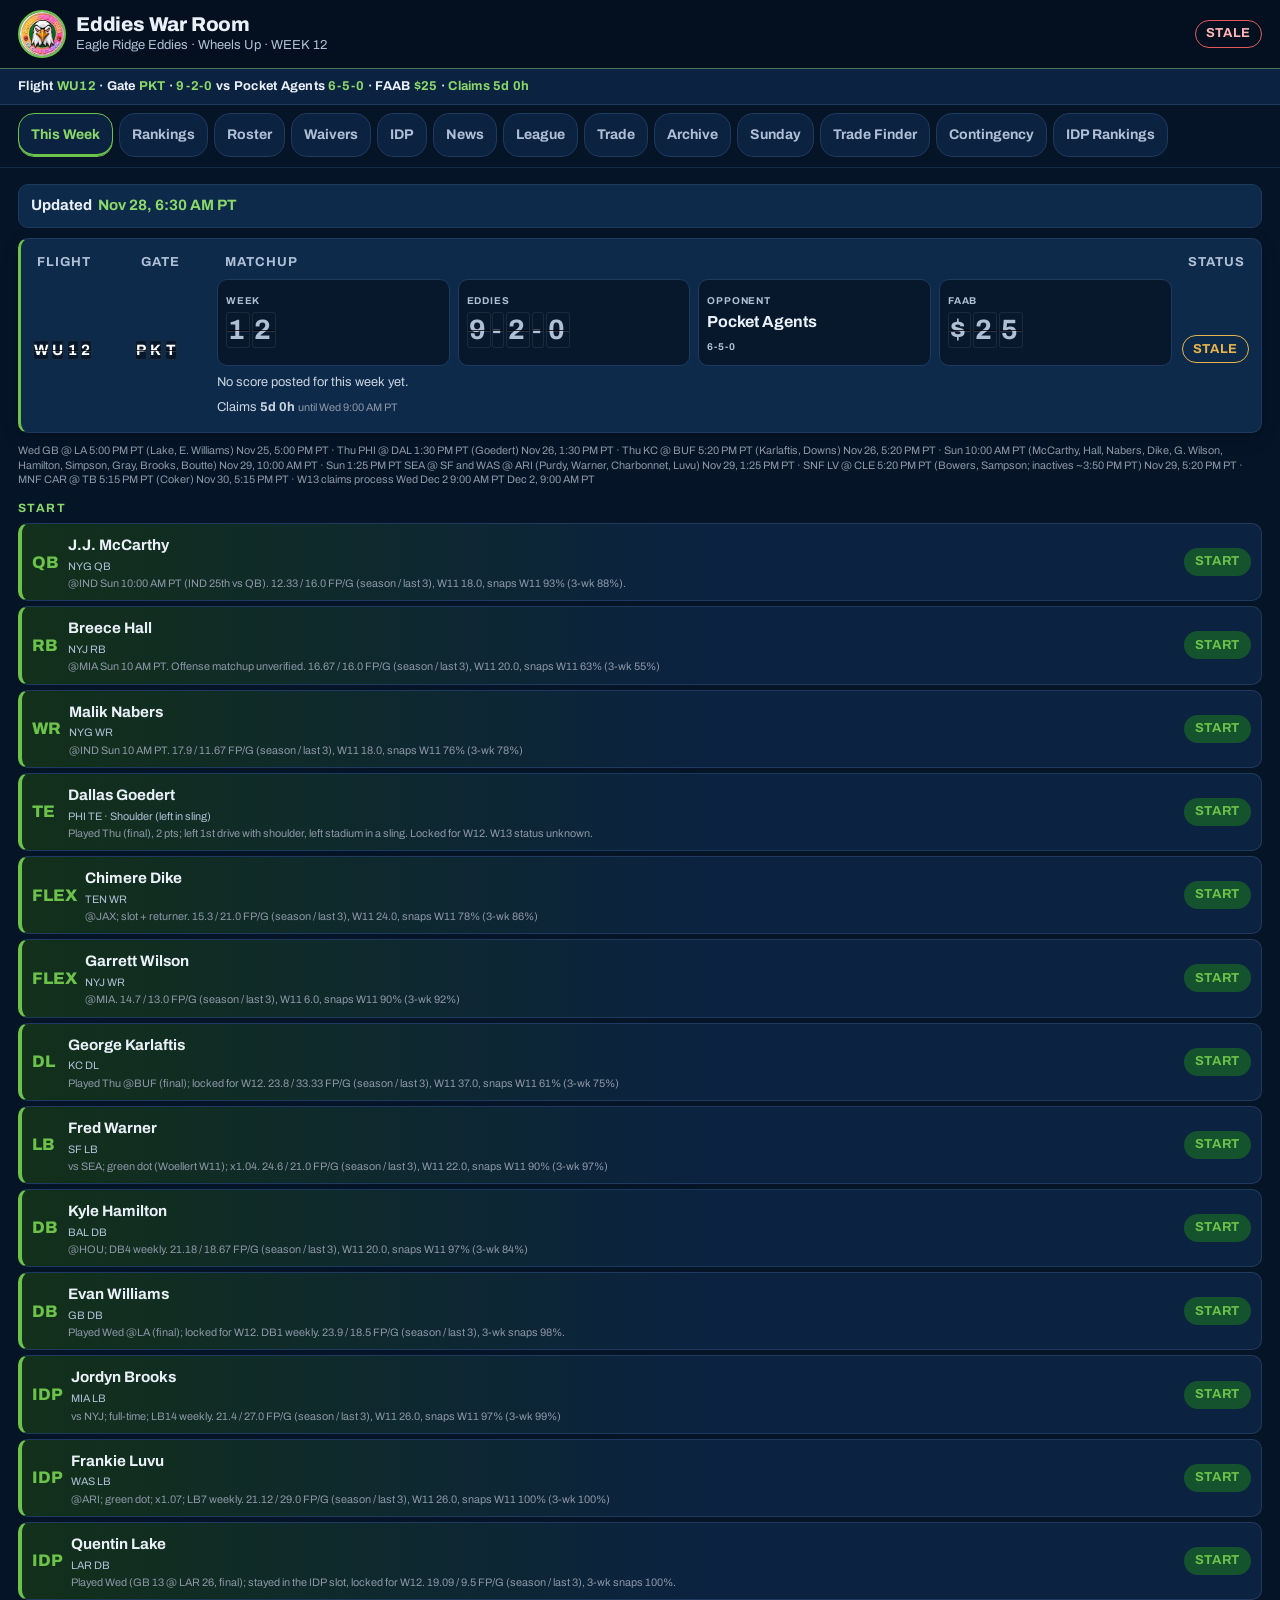
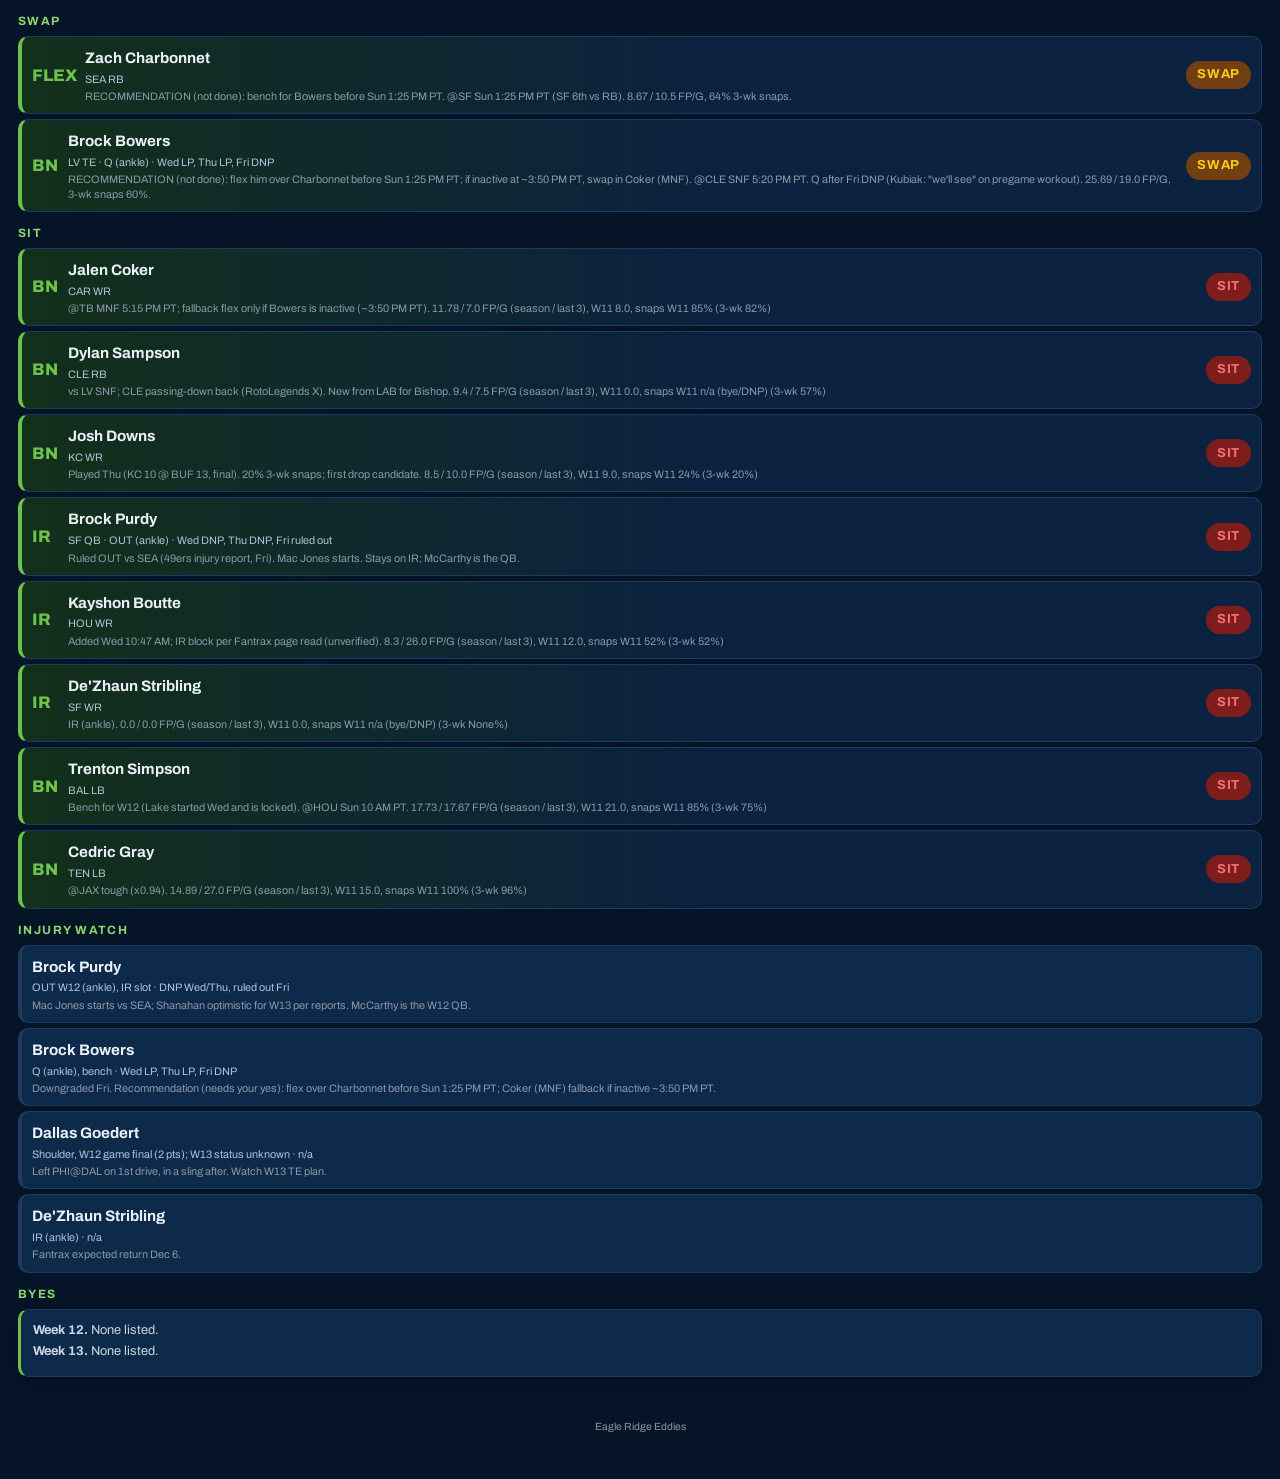
<file: index.html>
<!DOCTYPE html>
<html lang="en" data-brand="wu-hq">
<head>
<meta charset="utf-8">
<meta name="viewport" content="width=device-width, initial-scale=1">
<meta name="robots" content="noindex, nofollow">
<meta name="googlebot" content="noindex, nofollow">
<meta name="theme-color" content="#061428">
<title>Eddies War Room</title>
<link rel="icon" href="img/eddies.png">
<link rel="preconnect" href="https://fonts.googleapis.com">
<link rel="preconnect" href="https://fonts.gstatic.com" crossorigin>
<link href="https://fonts.googleapis.com/css2?family=Archivo:wght@400;500;600;700;800&display=swap" rel="stylesheet">
<link rel="stylesheet" href="css/hq-tokens.css">
<link rel="stylesheet" href="css/warroom.css">
<link rel="stylesheet" href="css/arrival.css">
</head>
<body>
<div class="sticky-top">
<header>
  <div class="hdr">
    <img src="img/eddies.png" alt="Eddies">
    <div>
      <h1>Eddies War Room</h1>
      <div class="sub">Eagle Ridge Eddies · Wheels Up · <span id="weekBadge">WEEK</span></div>
    </div>
    <div class="tools" id="headBadges"></div>
  </div>
</header>
<div class="strip" id="strip">Loading the week…</div>
<div class="tabbar" data-tabs>
<nav>
  <button type="button" class="active" data-p="pweek">This Week</button>
  <button type="button" data-p="prankings">Rankings</button>
  <button type="button" data-p="proster">Roster</button>
  <button type="button" data-p="pwaivers">Waivers</button>
  <button type="button" data-p="pidp">IDP</button>
  <button type="button" data-p="pnews">News</button>
  <button type="button" data-p="pleague">League</button>
  <button type="button" data-p="ptrade">Trade</button>
  <button type="button" data-p="parchive">Archive</button>
  <a class="navlink" href="sunday.html">Sunday</a>
  <a class="navlink" href="trade-finder.html">Trade Finder</a>
  <a class="navlink" href="contingency.html">Contingency</a>
  <a class="navlink" href="idp.html">IDP Rankings</a>
</nav>
</div>
</div>
<main>
  <section class="panel active" id="pweek"></section>
  <section class="panel" id="prankings"><div id="rankRoot"></div></section>
  <section class="panel" id="proster"></section>
  <section class="panel" id="pwaivers"></section>
  <section class="panel" id="pidp"></section>
  <section class="panel" id="pnews"></section>
  <section class="panel" id="pleague"></section>
  <section class="panel" id="ptrade"><div id="tradeRoot"></div></section>
  <section class="panel" id="parchive">
    <div class="card">
      <h2>Draft board</h2>
      <p>The board for this league, with 2026 already loaded. Use it again next year.</p>
      <p><a class="btn" href="draft.html">Open the draft board</a></p>
    </div>
    <div class="card">
      <h2>2026 draft-day archive</h2>
      <p>The board from draft day, left as it was.</p>
      <p><a class="btn ghost" href="draft-archive.html">Open the 2026 archive</a></p>
    </div>
  </section>
</main>
<p class="footer">Eagle Ridge Eddies</p>
<script src="js/week.js"></script>
<script src="js/hq.js"></script>
<script src="js/vor.js"></script>
<script src="js/rankings-math.js"></script>
<script src="js/green-dots.js"></script>
<script src="js/rankings.js"></script>
<script src="js/trade.js"></script>
<script src="js/arrival.js"></script>
<script src="js/warroom.js"></script>
</body>
</html>
</file>
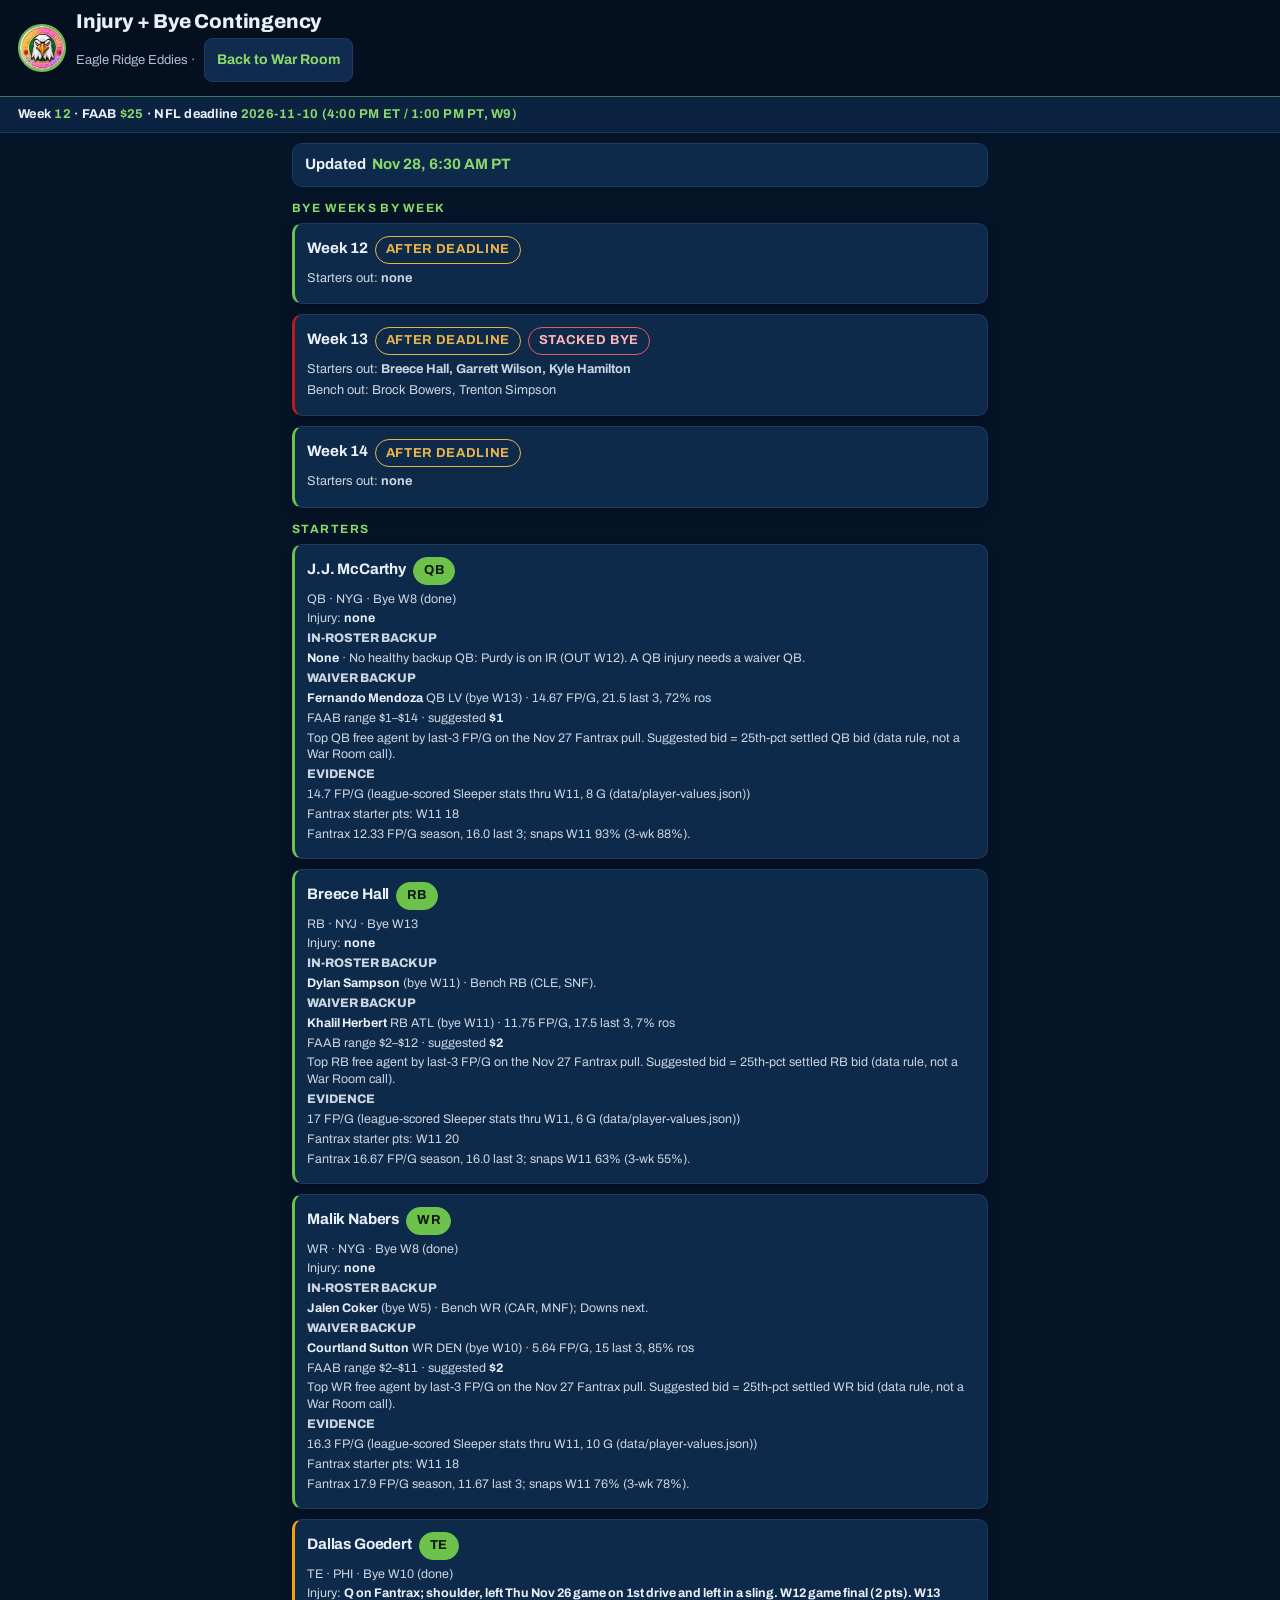
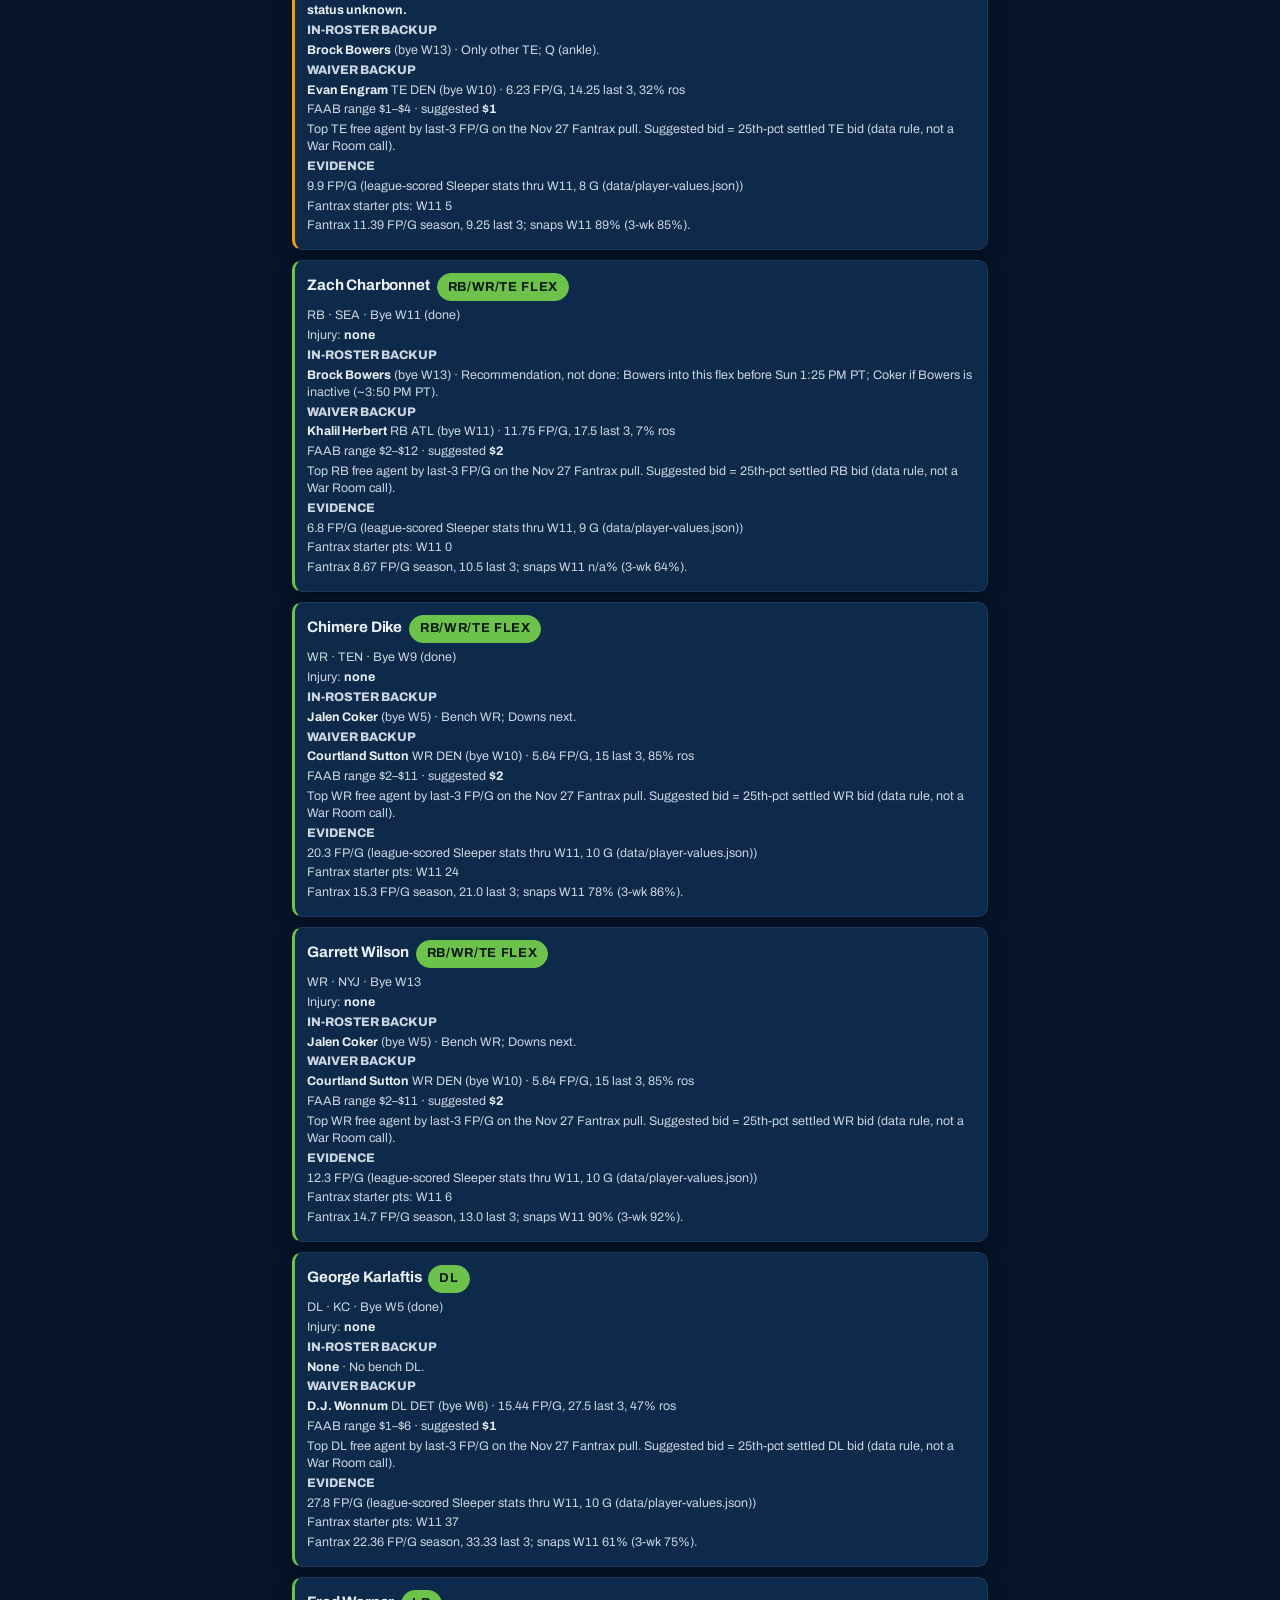
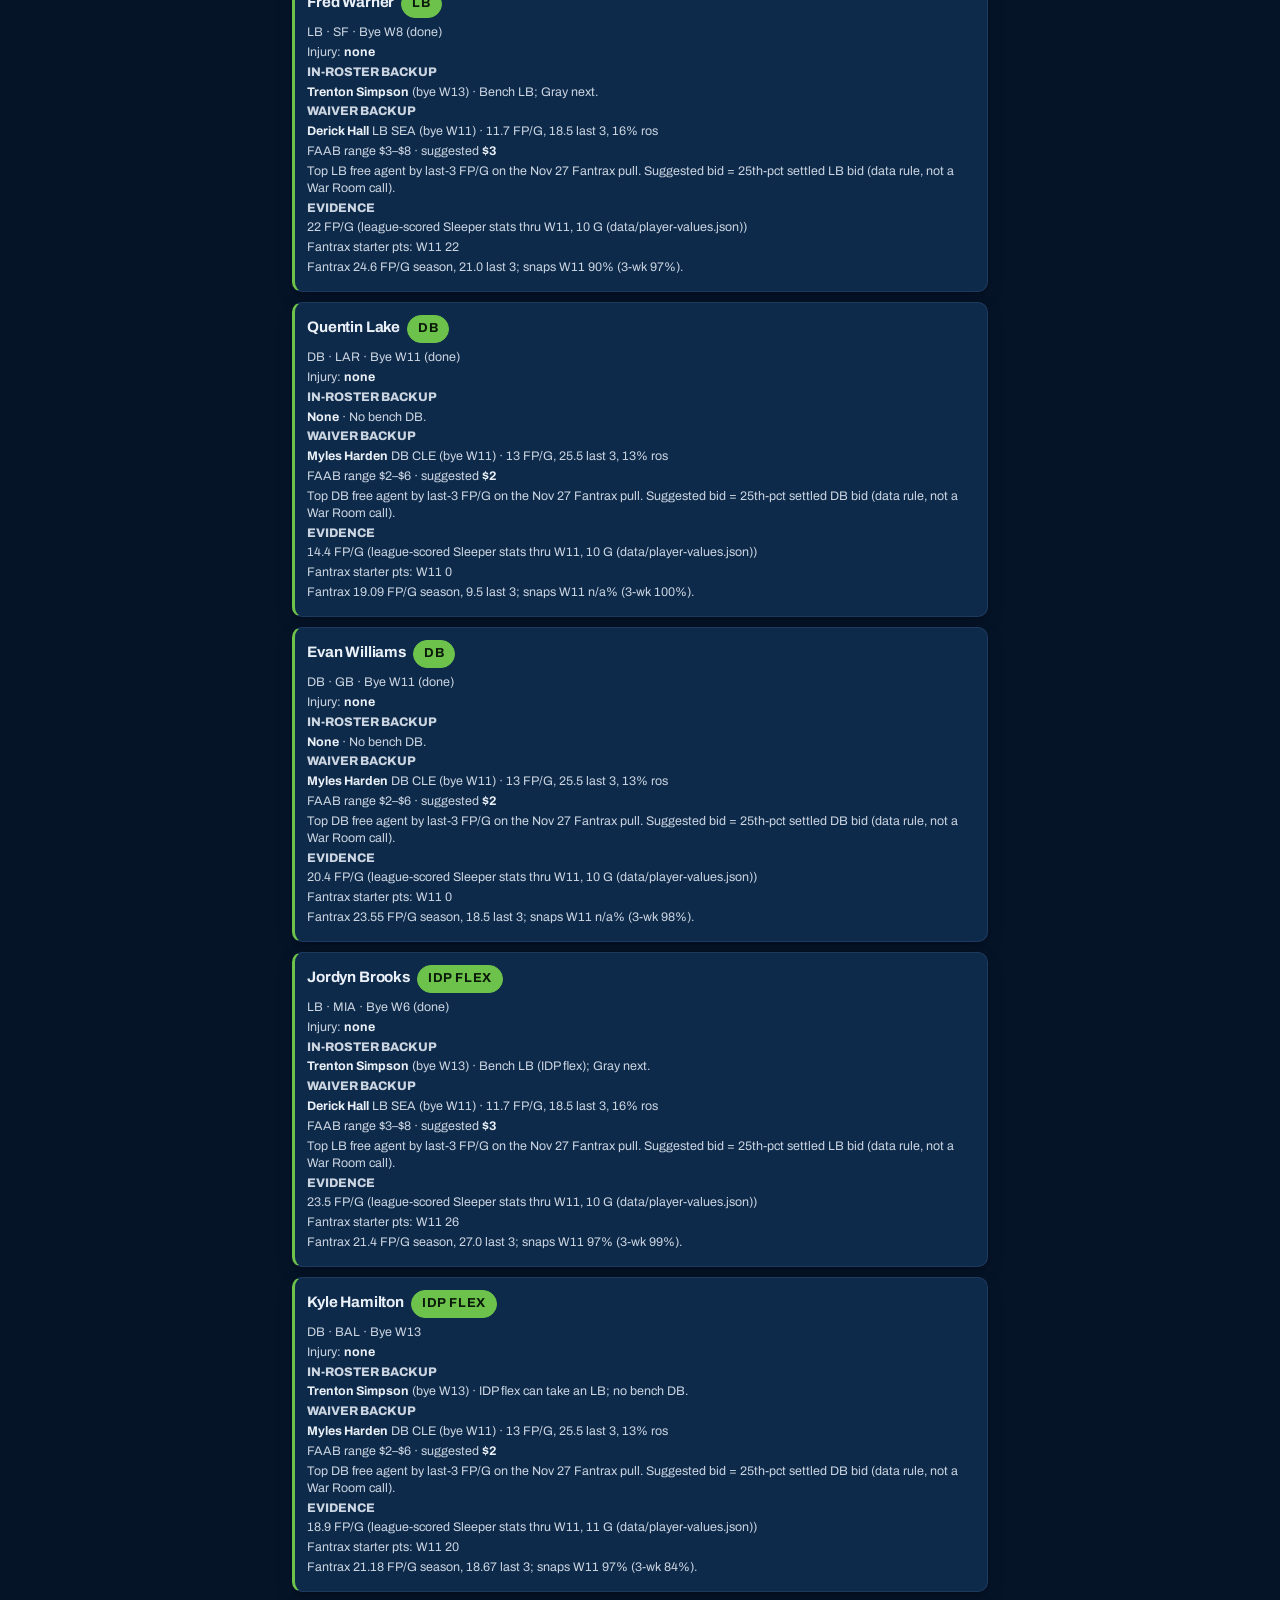
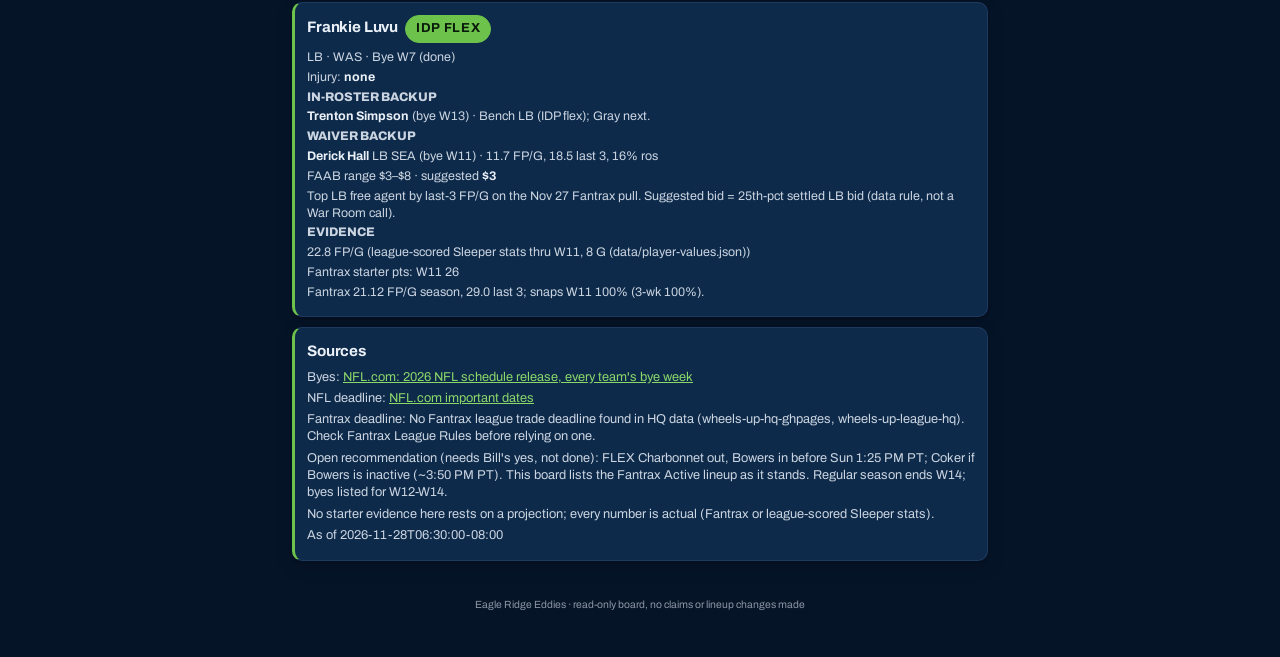
<file: contingency.html>
<!DOCTYPE html>
<html lang="en" data-brand="wu-hq">
<head>
<meta charset="utf-8">
<meta name="viewport" content="width=device-width, initial-scale=1">
<meta name="robots" content="noindex, nofollow">
<meta name="googlebot" content="noindex, nofollow">
<meta name="theme-color" content="#061428">
<title>Eddies Contingency Board</title>
<link rel="icon" href="img/eddies.png">
<link rel="preconnect" href="https://fonts.googleapis.com">
<link rel="preconnect" href="https://fonts.gstatic.com" crossorigin>
<link href="https://fonts.googleapis.com/css2?family=Archivo:wght@400;500;600;700;800&display=swap" rel="stylesheet">
<link rel="stylesheet" href="css/hq-tokens.css">
<link rel="stylesheet" href="css/warroom.css">
<link rel="stylesheet" href="css/arrival.css">
<style>
.cg{list-style:none;margin:0;padding:0}.cg li{margin:0 0 3px 0!important;font-size:.78rem}
.cg b{color:var(--ds-text)}.k{color:var(--ds-text-muted);font-size:.68rem;text-transform:uppercase;font-weight:800;margin-top:6px}
.card.warn{border-left-color:#f59e0b}.card.bad{border-left-color:#b91c1c}main{padding:10px 12px;max-width:720px;margin:0 auto}
</style>
</head>
<body>
<div class="sticky-top">
<header><div class="hdr"><img src="img/eddies.png" alt="Eddies"><div><h1>Injury + Bye Contingency</h1>
<div class="sub">Eagle Ridge Eddies · <a href="index.html">Back to War Room</a></div></div></div></header>
<div class="strip" id="strip">Loading…</div>
</div>
<main id="root"></main>
<p class="footer">Eagle Ridge Eddies · read-only board, no claims or lineup changes made</p>
<script src="js/arrival.js"></script>
<script>
function e(s){return String(s==null?'':s).replace(/[&<>"]/g,function(c){return{'&':'&amp;','<':'&lt;','>':'&gt;','"':'&quot;'}[c]})}
fetch('data/contingency.json',{cache:'no-store'}).then(function(r){return r.json()}).then(function(d){
 var dl=d.deadlines.nfl;
 document.getElementById('strip').innerHTML='Week <span>'+d.currentWeek+'</span> · FAAB <span>$'+d.faabLeft+'</span> · NFL deadline <span>'+e(dl.date)+' ('+e(dl.time)+', W'+dl.fantasyWeek+')</span>';
 var h=(window.WUArrival?WUArrival.stamp(d.asOf):'');
 h+='<div class="sec">Bye weeks by week</div>';
 d.byWeek.forEach(function(w){
  h+='<div class="card'+(w.flag?(w.count>=3?' bad':' warn'):'')+'"><h3>Week '+w.week+(w.beforeDeadline?'':' <span class="badge sample">after deadline</span>')+(w.flag?' <span class="badge stale">'+e(w.flag)+'</span>':'')+'</h3>'+
  '<p>Starters out: <b>'+(w.startersOnBye.length?e(w.startersOnBye.join(', ')):'none')+'</b></p>'+
  (w.benchOnBye.length?'<p>Bench out: '+e(w.benchOnBye.join(', '))+'</p>':'')+'</div>'});
 h+='<div class="sec">Starters</div>';
 d.starters.forEach(function(s){
  var wb=s.waiverBackup,ib=s.inRosterBackup,ev=s.evidence,pts=Object.keys(ev.fantraxStarterPts).map(function(k){return k+' '+ev.fantraxStarterPts[k]}).join(' · ');
  h+='<div class="card'+(s.injury&&s.injury!=='none'?' warn':'')+'"><h3>'+e(s.player)+' <span class="badge">'+e(s.slot)+'</span></h3><ul class="cg">'+
  '<li>'+e(s.position)+' · '+e(s.nflTeam)+' · Bye W'+s.byeWeek+(s.byePassed?' (done)':'')+'</li>'+
  '<li>Injury: <b>'+e(s.injury)+'</b></li>'+
  '<li class="k">In-roster backup</li><li><b>'+e(ib.player||'None')+'</b>'+(ib.byeWeek?' (bye W'+ib.byeWeek+')':'')+' · '+e(ib.note)+'</li>'+
  '<li class="k">Waiver backup</li><li><b>'+e(wb.player)+'</b> '+e(wb.pos)+' '+e(wb.nflTeam)+' (bye W'+wb.byeWeek+') · '+wb.fpg+' FP/G, '+wb.last3Fpg+' last 3, '+wb.rosteredPct+'% ros</li>'+
  '<li>FAAB range $'+wb.faabRange.low+'–$'+wb.faabRange.high+' · suggested <b>$'+wb.suggestedBid+'</b></li><li>'+e(wb.why)+'</li>'+
  '<li class="k">Evidence</li><li>'+(ev.fpgComputed!=null?ev.fpgComputed+' FP/G ('+e(ev.fpgBasis)+')':'FP/G n/a')+'</li>'+
  (pts?'<li>Fantrax starter pts: '+e(pts)+'</li>':'')+'<li>'+e(ev.usage)+'</li></ul></div>'});
 h+='<div class="card"><h3>Sources</h3><p>Byes: <a href="'+e(d.byeSource.url)+'">'+e(d.byeSource.name)+'</a></p><p>NFL deadline: <a href="'+e(dl.source)+'">NFL.com important dates</a></p><p>Fantrax deadline: '+e(d.deadlines.fantrax.note)+'</p><p>'+e(d.note)+'</p><p>'+e(d.projectionNote)+'</p><p>As of '+e(d.asOf)+'</p></div>';
 document.getElementById('root').innerHTML=h;
}).catch(function(){document.getElementById('strip').textContent='Could not load data/contingency.json'});
</script>
</body>
</html>
</file>
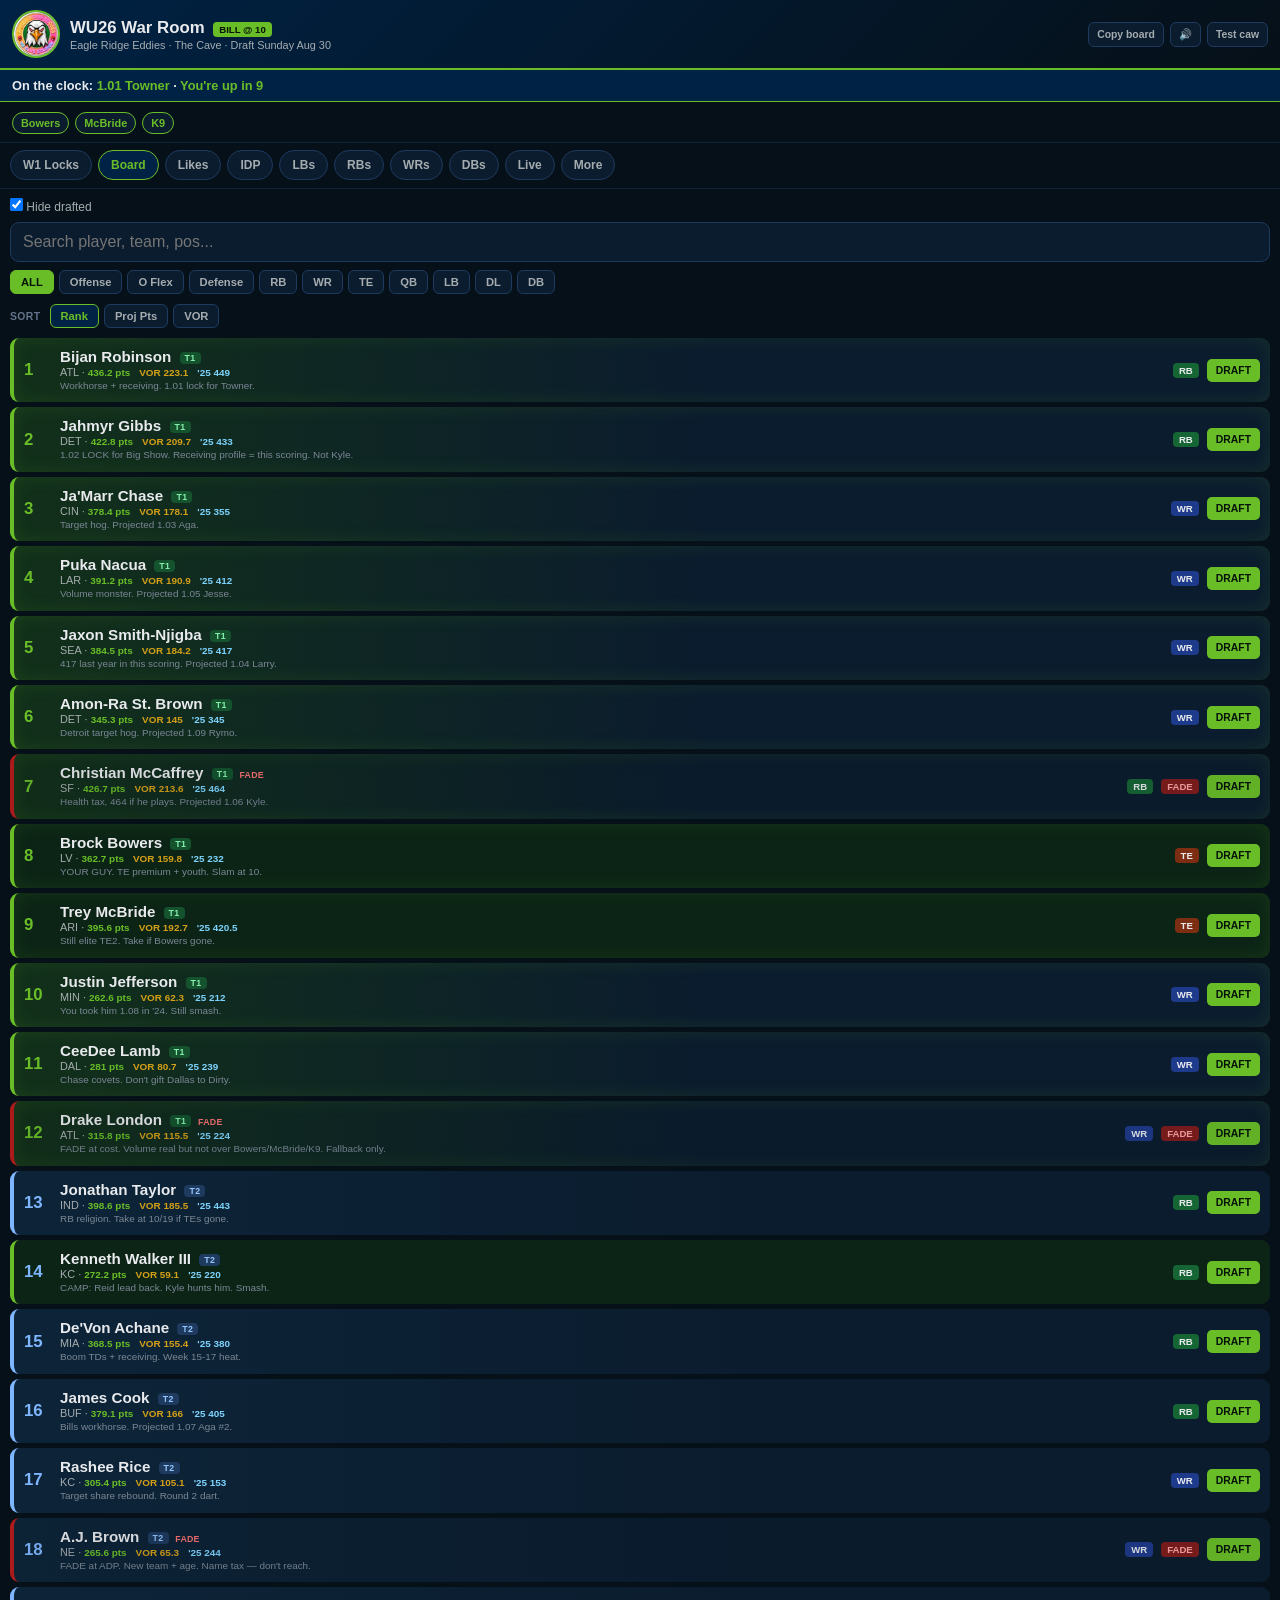
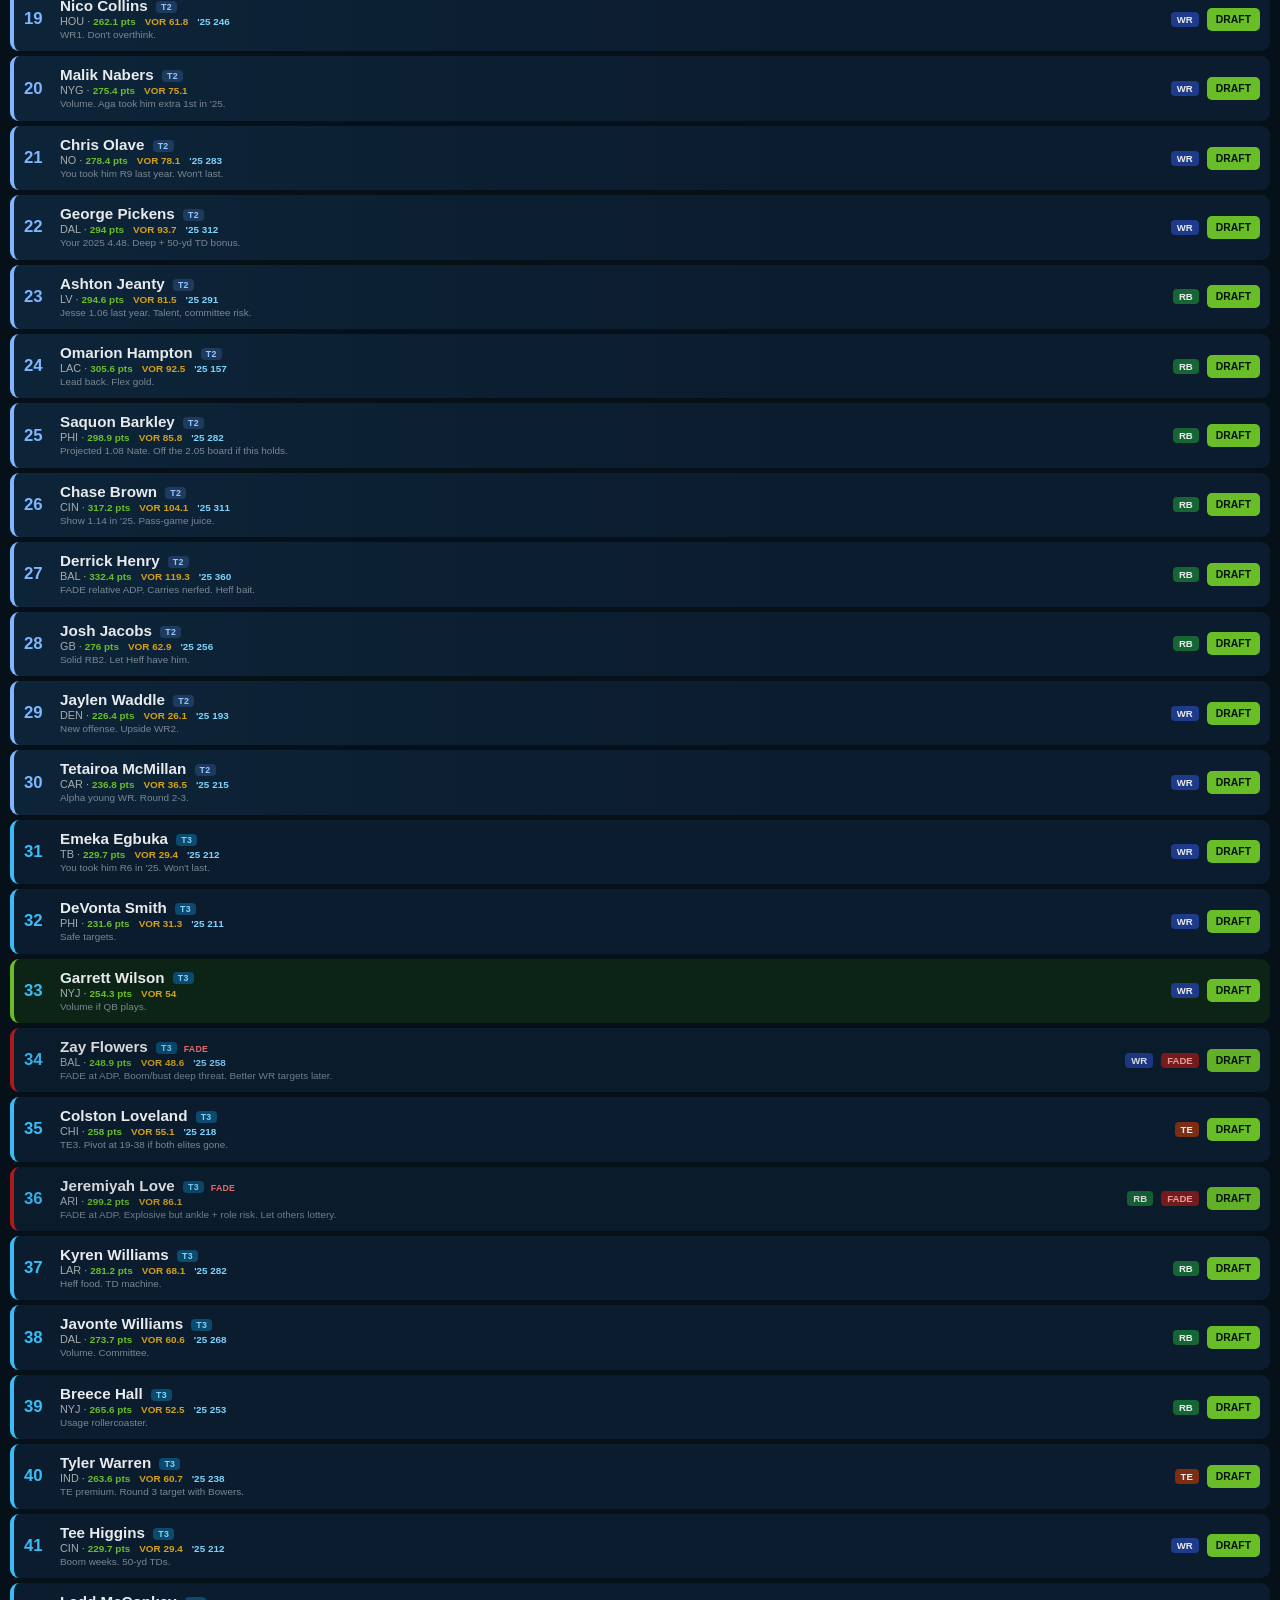
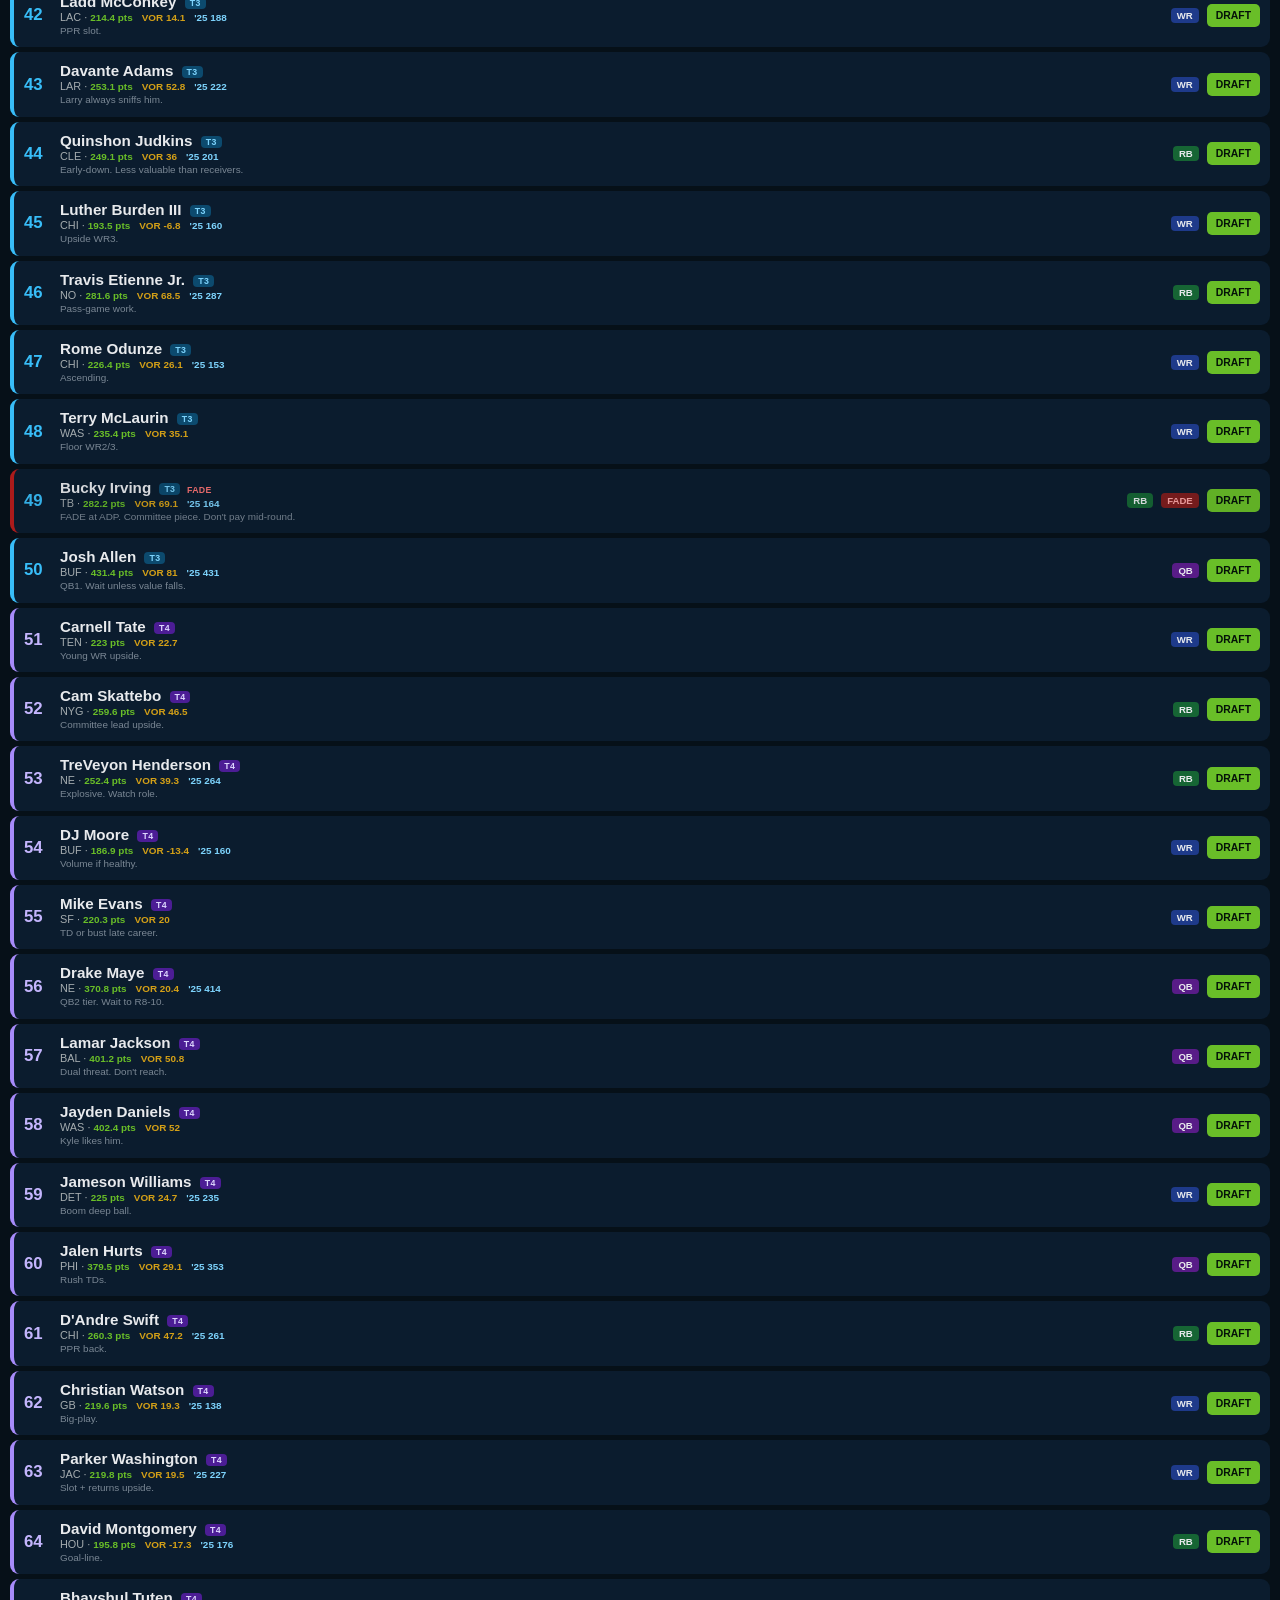
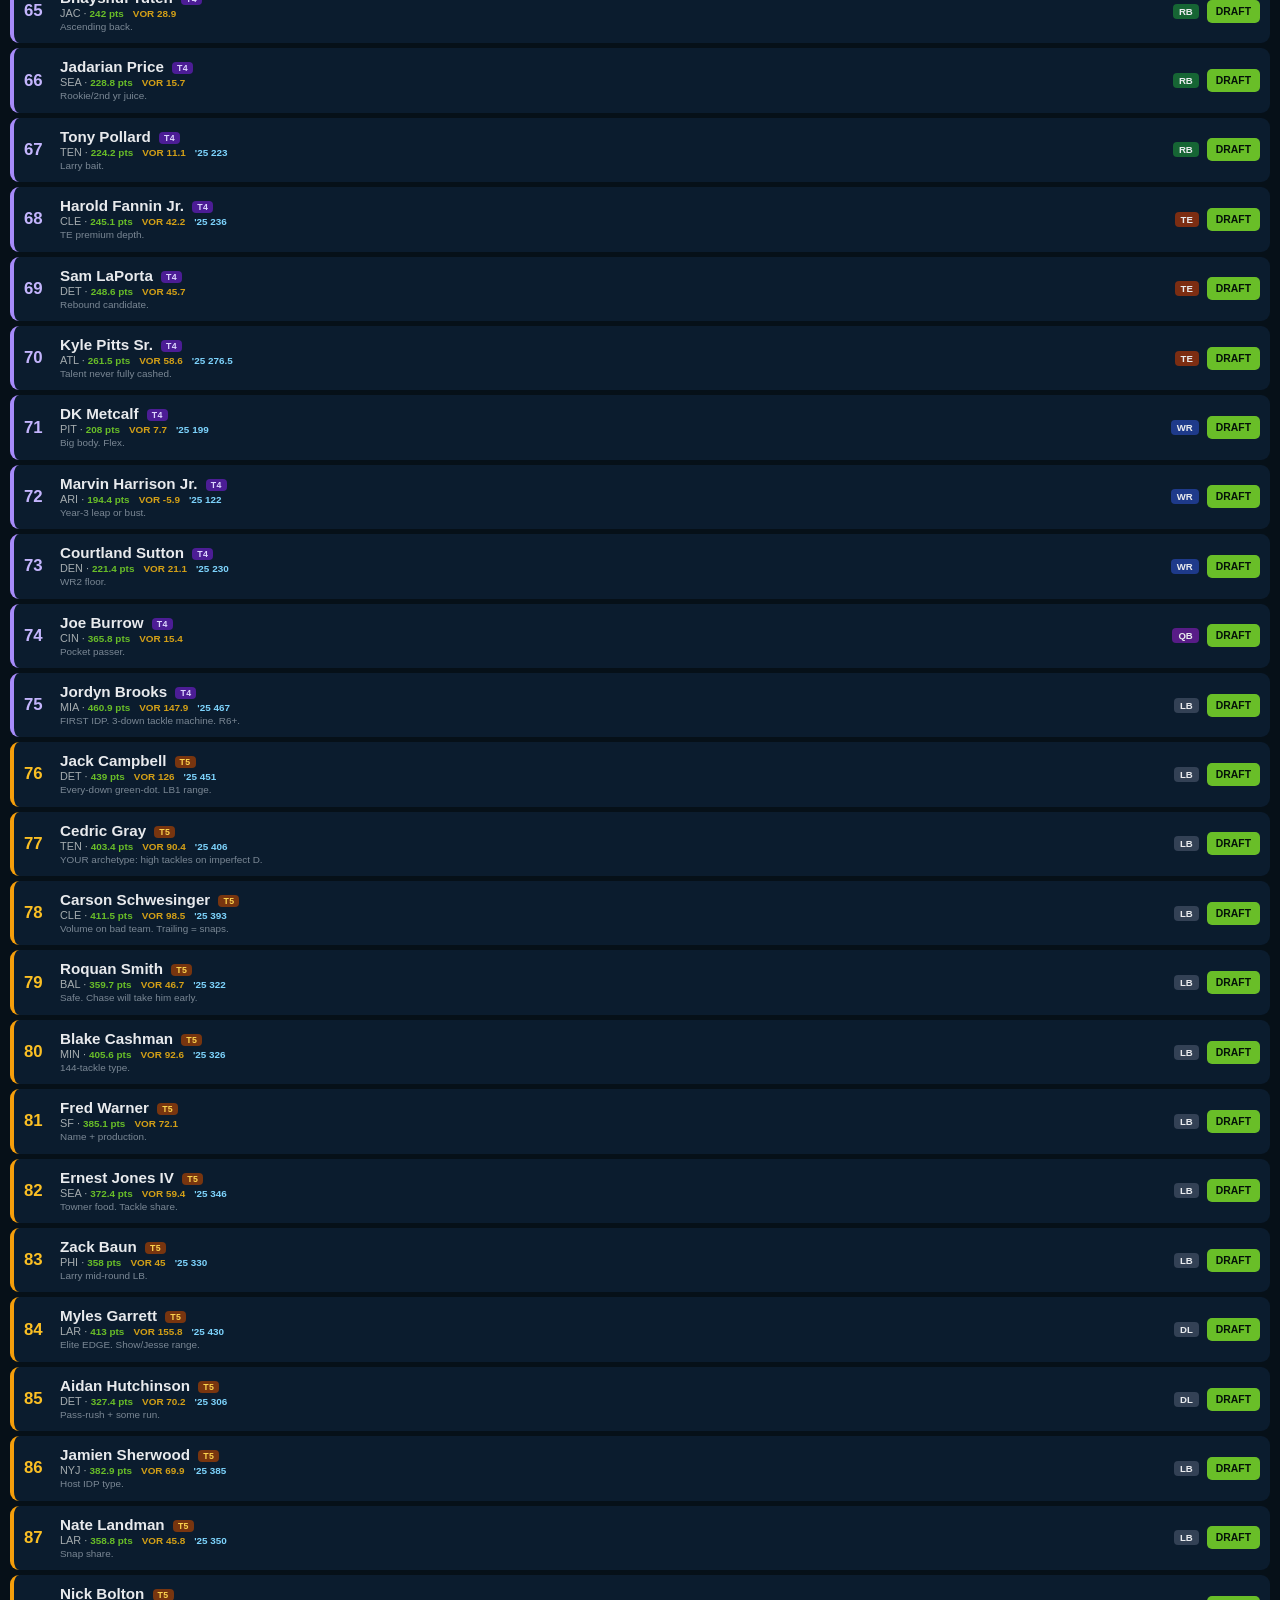
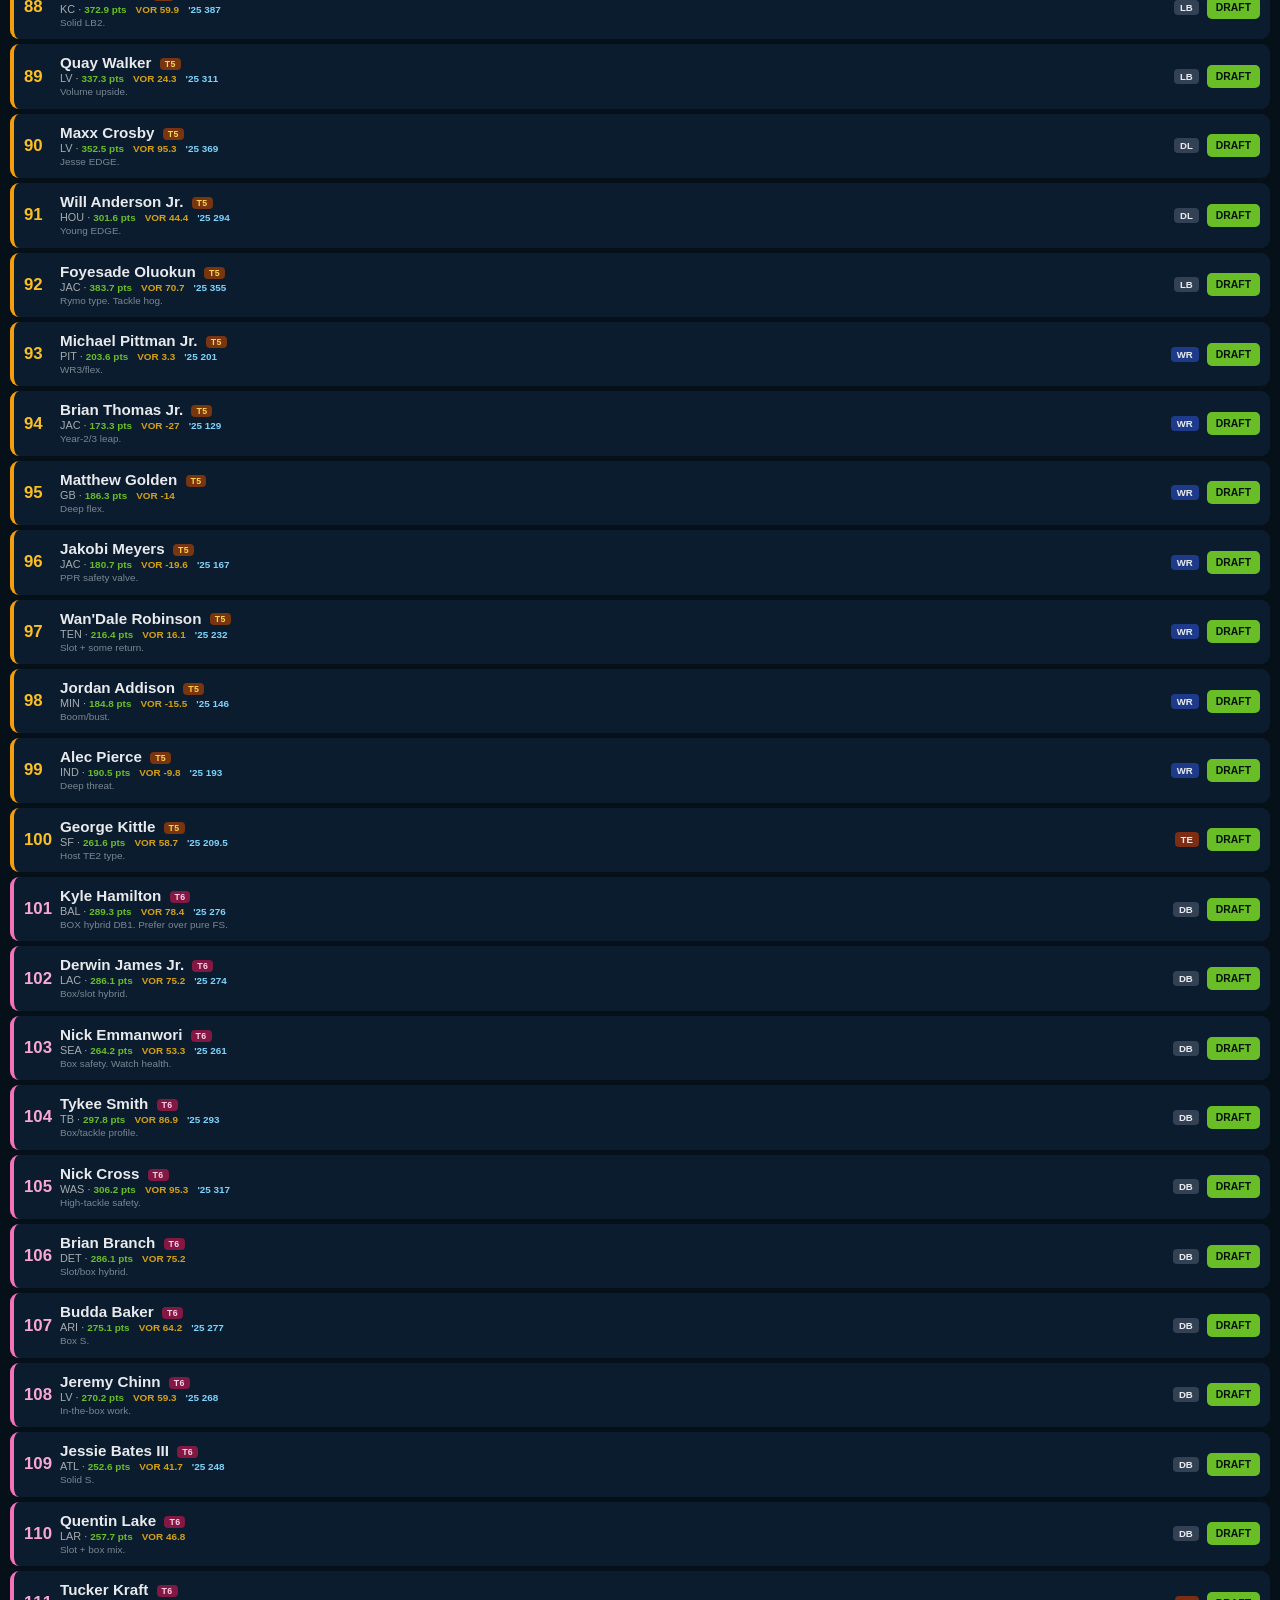
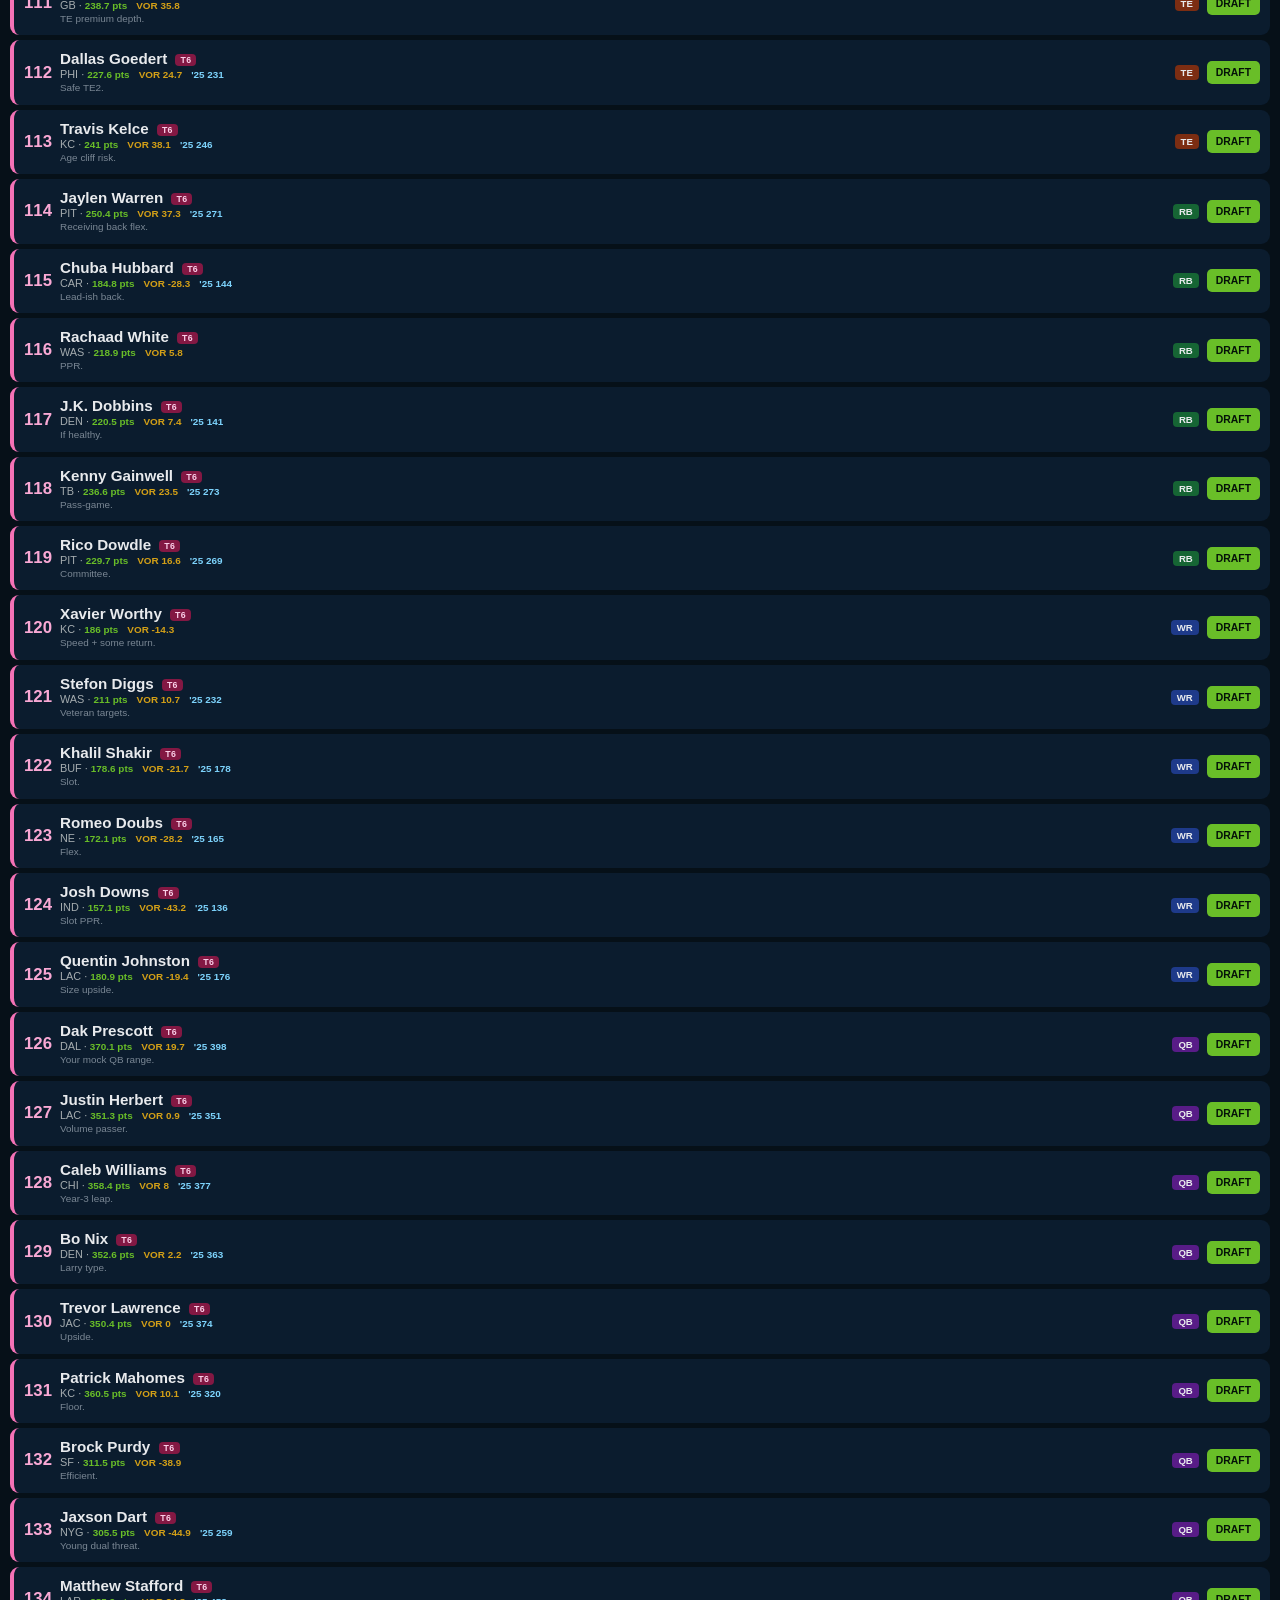
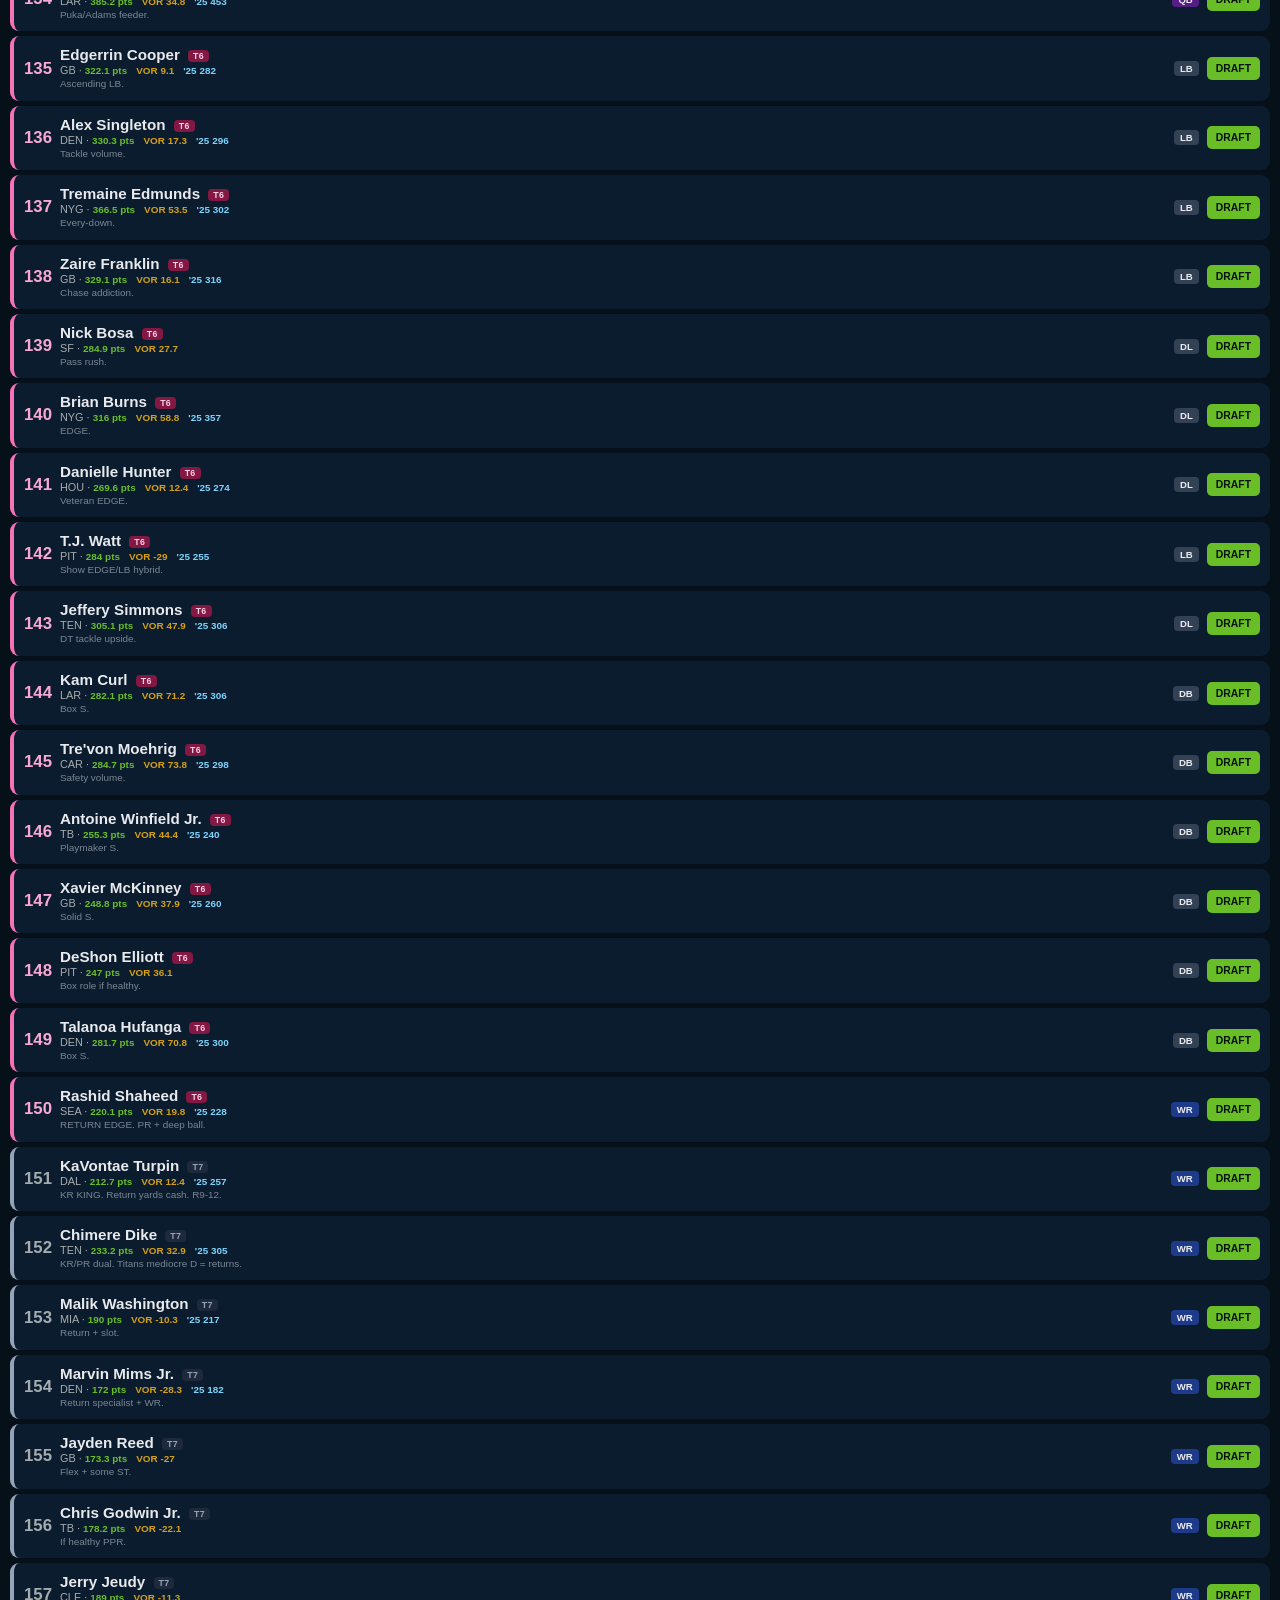
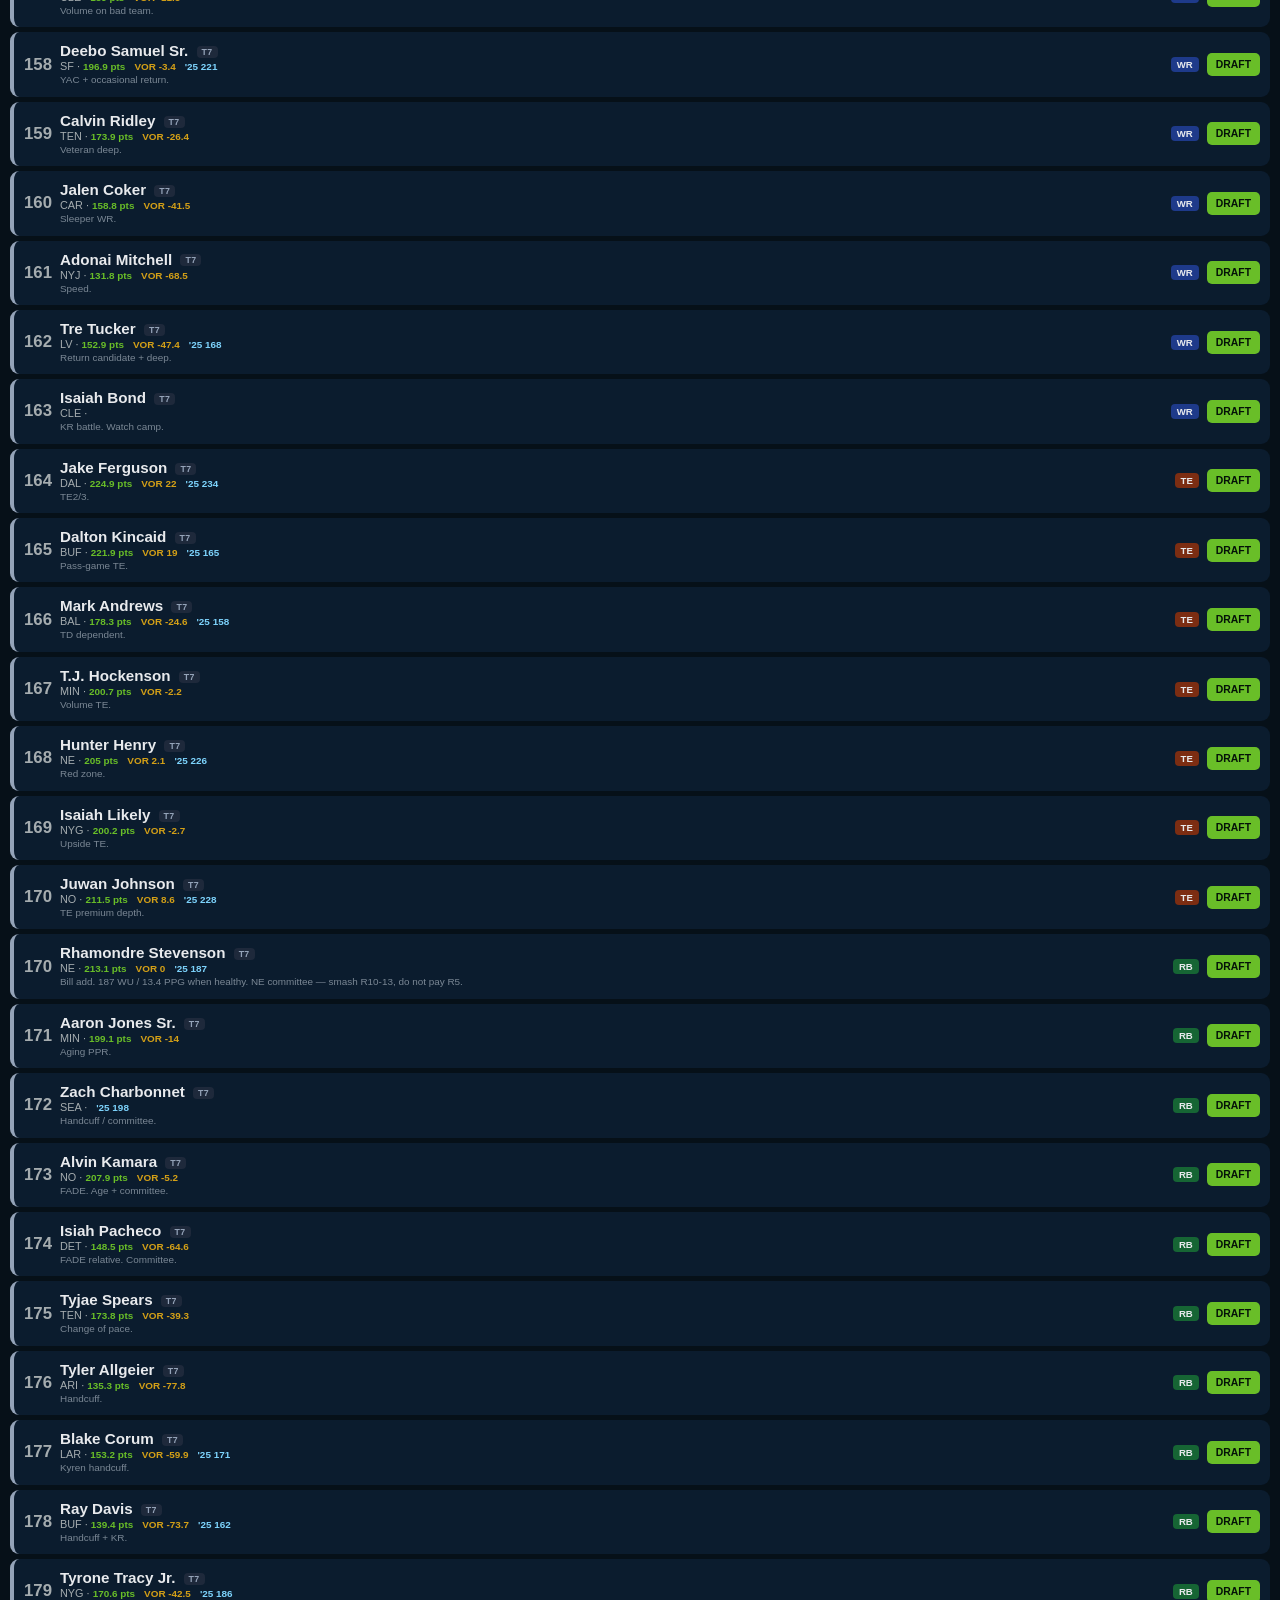
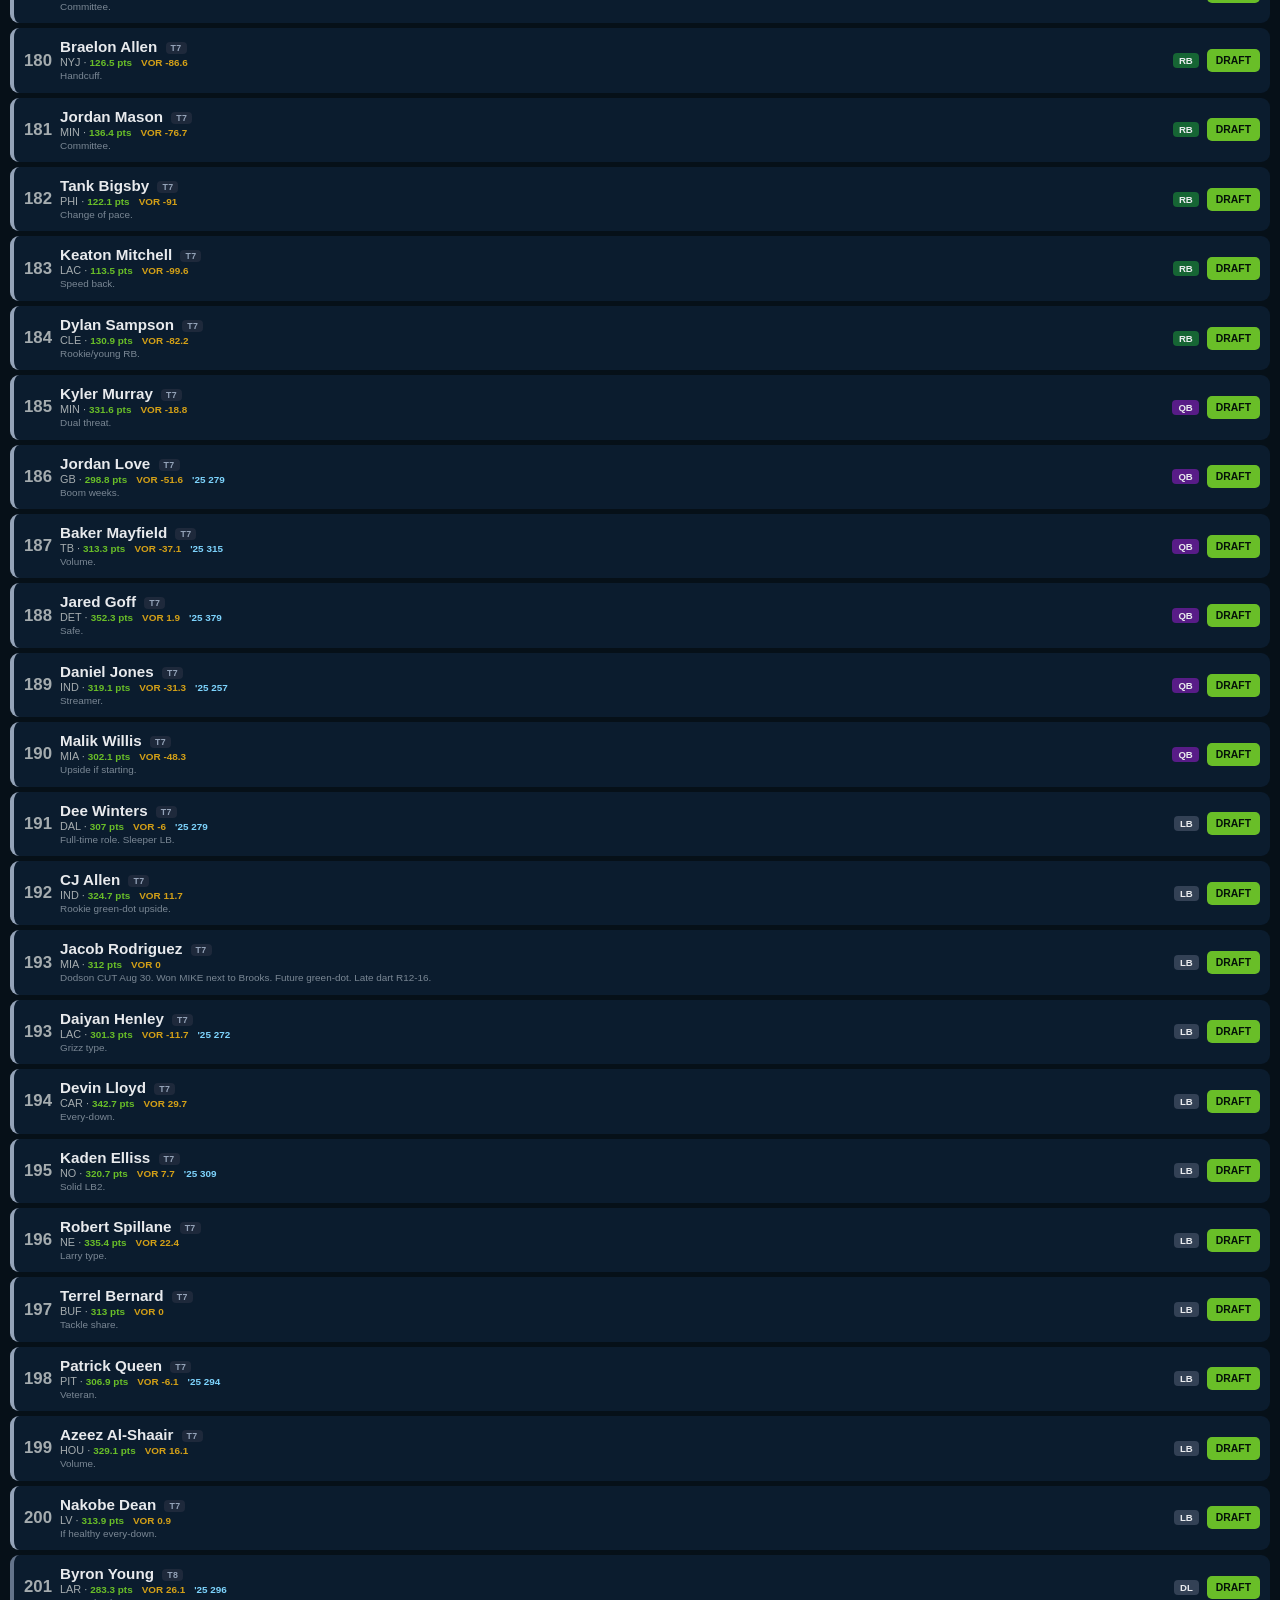
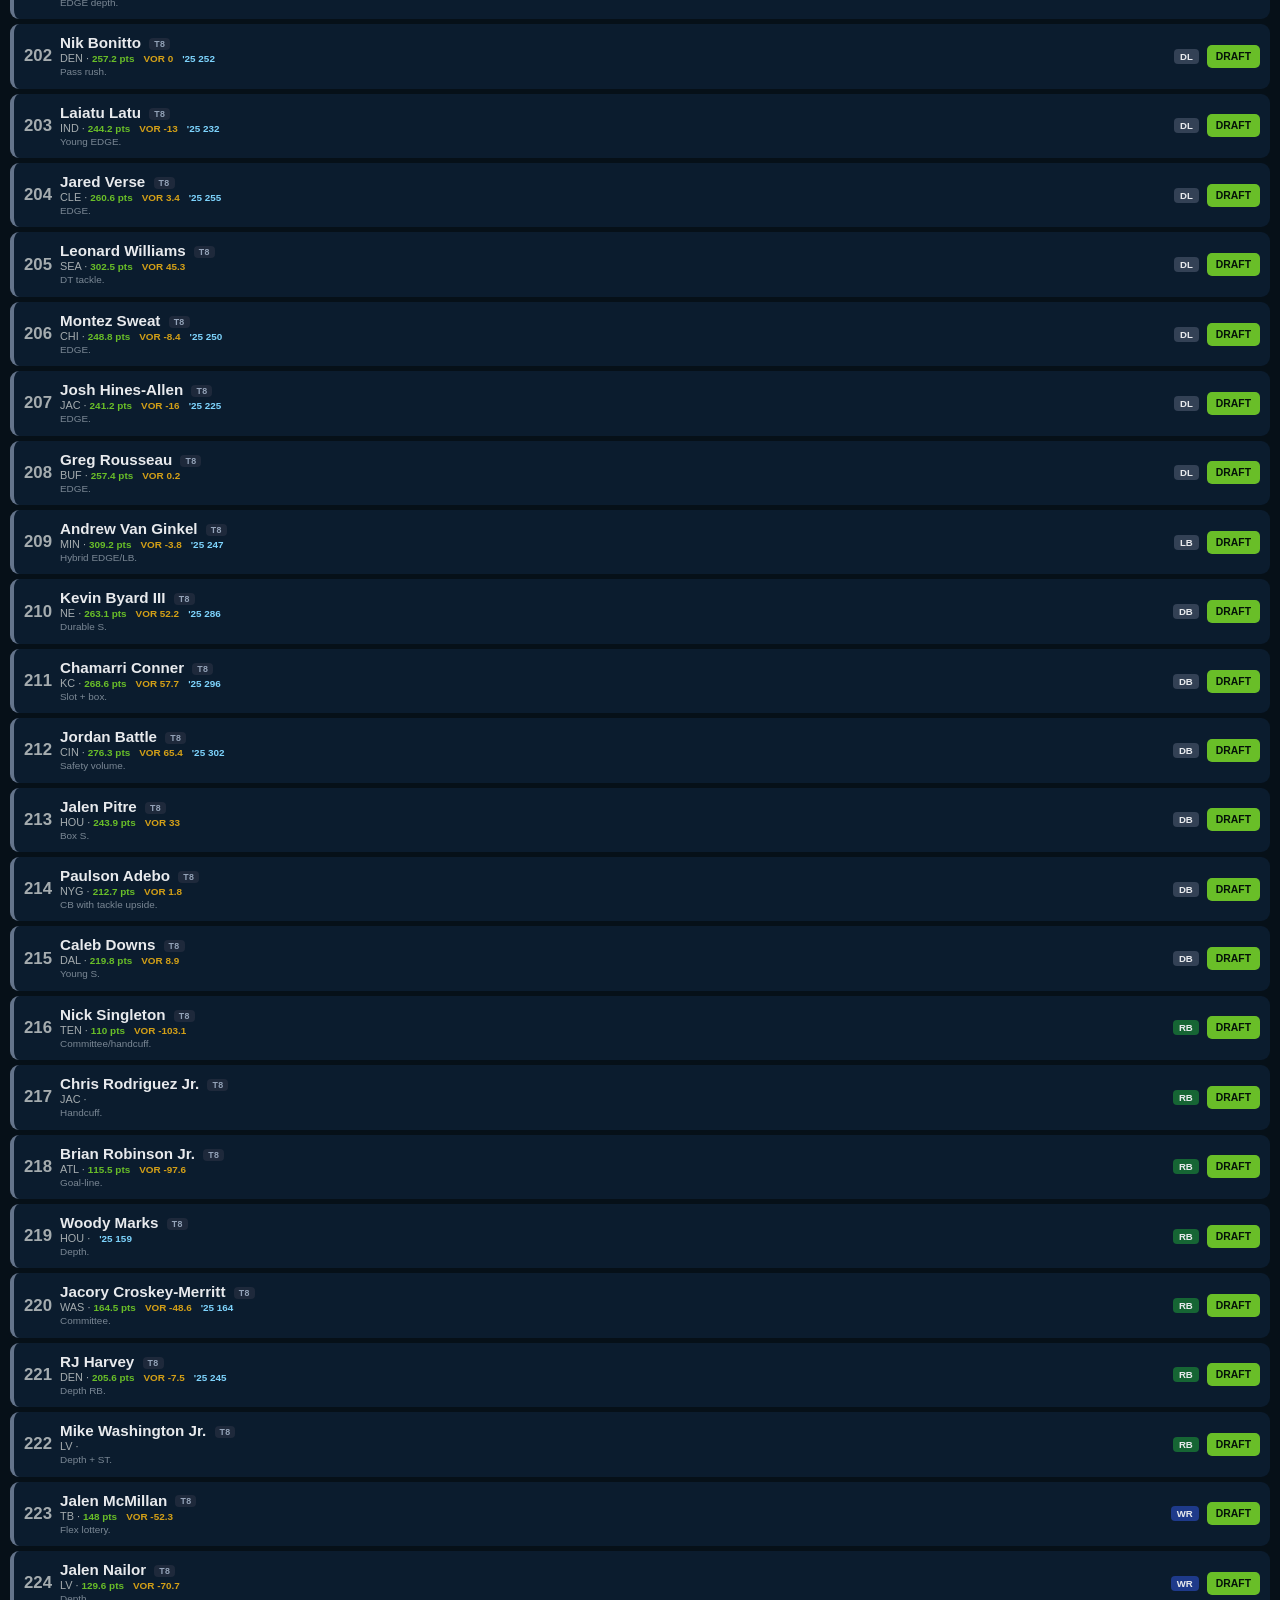
<file: draft-archive.html>
<!DOCTYPE html>
<html lang="en">
<head>
<meta charset="UTF-8">
<meta name="viewport" content="width=device-width, initial-scale=1.0, maximum-scale=1.0, user-scalable=no">
<meta name="apple-mobile-web-app-capable" content="yes">
<title>WU26 War Room</title>
<style>
*{box-sizing:border-box;margin:0;padding:0}
body{font-family:-apple-system,BlinkMacSystemFont,"Segoe UI",Roboto,sans-serif;background:#061018;color:#e8eaed;min-height:100vh;padding-bottom:24px}
header{background:linear-gradient(135deg,#002244,#061018);padding:10px 12px;position:sticky;top:0;z-index:100;border-bottom:2px solid #69BE28}
.hdr{display:flex;align-items:center;gap:10px}
.hdr img{width:48px;height:48px;border-radius:50%;border:2px solid #69BE28;flex-shrink:0}
.hdr h1{font-size:1.05rem;font-weight:800;margin:0}
.sub{font-size:.68rem;color:#A5ACAF;margin-top:1px}
.badge{display:inline-block;background:#69BE28;color:#041208;font-size:.6rem;font-weight:800;padding:2px 6px;border-radius:4px;margin-left:4px}
.tools{display:flex;gap:6px;margin-left:auto}
.tools button{background:#0b1c2e;border:1px solid #1e3a5f;color:#A5ACAF;padding:5px 8px;border-radius:6px;font-size:.65rem;font-weight:700}
.strip{background:#002244;border-bottom:1px solid #69BE28;padding:8px 12px;position:sticky;top:68px;z-index:90;font-size:.8rem;font-weight:700}
.strip span{color:#69BE28}
.chips{display:flex;gap:6px;flex-wrap:wrap;padding:8px 12px;background:#061018;position:sticky;top:104px;z-index:85;border-bottom:1px solid #122334}
.chip{font-size:.68rem;font-weight:800;padding:4px 8px;border-radius:999px;background:#0b1c2e;border:1px solid #69BE28;color:#69BE28}
.chip.gone{opacity:.35;text-decoration:line-through;border-color:#334155;color:#64748b}
nav{display:flex;gap:6px;padding:8px 10px;overflow-x:auto;position:sticky;top:142px;z-index:80;background:#061018;border-bottom:1px solid #122334}
nav button{flex-shrink:0;background:#0b1c2e;border:1px solid #1e3a5f;color:#A5ACAF;padding:7px 12px;border-radius:16px;font-size:.75rem;font-weight:700}
nav button.active{background:#002244;border-color:#69BE28;color:#69BE28}
.panel{display:none;padding:10px}
.panel.active{display:block}
input[type=search]{width:100%;background:#0b1c2e;border:1px solid #1e3a5f;color:#e8eaed;padding:10px 12px;border-radius:9px;font-size:16px;margin-bottom:8px}
.filters{display:flex;gap:5px;margin-bottom:10px;flex-wrap:wrap}
.filters button{background:#0b1c2e;border:1px solid #1e3a5f;color:#A5ACAF;padding:5px 10px;border-radius:6px;font-size:.7rem;font-weight:700}
.filters button.on{background:#69BE28;border-color:#69BE28;color:#041208}
.row{display:flex;align-items:center;gap:8px;padding:10px;background:#0b1c2e;border-radius:9px;margin-bottom:5px;border-left:4px solid #1e3a5f}
.row.t1{border-left-color:#69BE28;background:linear-gradient(90deg,#12301a 0%,#0b1c2e 55%);box-shadow:inset 0 0 18px rgba(105,190,40,.12)}
.row.t2{border-left-color:#7eb6ff;background:linear-gradient(90deg,#0d2438 0%,#0b1c2e 60%)}
.row.t3{border-left-color:#38bdf8}
.row.t4{border-left-color:#a78bfa}
.row.t5{border-left-color:#f59e0b}
.row.t6{border-left-color:#f472b6}
.row.t7{border-left-color:#94a3b8}
.row.t8{border-left-color:#64748b}
.row.t9{border-left-color:#3f4a5a}
.row.you{border-left-color:#69BE28;background:#0c2416}
.row.drafted{opacity:.38}
.rank{font-weight:800;font-size:1.05rem;min-width:28px;color:#A5ACAF}
.rank.t1{color:#69BE28}
.rank.t2{color:#7eb6ff}
.rank.t3{color:#38bdf8}
.rank.t4{color:#c4b5fd}
.rank.t5{color:#fbbf24}
.rank.t6{color:#f9a8d4}
.tierchip{font-size:.55rem;font-weight:800;letter-spacing:.04em;padding:1px 5px;border-radius:4px;margin-left:4px;vertical-align:middle}
.tierchip.t1{background:#14532d;color:#86efac}
.tierchip.t2{background:#1e3a5f;color:#93c5fd}
.tierchip.t3{background:#0c4a6e;color:#7dd3fc}
.tierchip.t4{background:#4c1d95;color:#ddd6fe}
.tierchip.t5{background:#78350f;color:#fcd34d}
.tierchip.t6{background:#831843;color:#fbcfe8}
.tierchip.t7,.tierchip.t8,.tierchip.t9{background:#1e293b;color:#94a3b8}
.info{flex:1;min-width:0}
.name{font-weight:700;font-size:.95rem}
.meta{font-size:.68rem;color:#A5ACAF;margin-top:1px}
.note{font-size:.62rem;color:#7a8794;margin-top:2px;line-height:1.25}
.pos{font-size:.6rem;font-weight:800;padding:2px 6px;border-radius:4px;background:#334155;flex-shrink:0}
.pos.RB{background:#166534}.pos.WR{background:#1e3a8a}.pos.TE{background:#7c2d12}.pos.QB{background:#581c87}
.verdict{font-size:.6rem;font-weight:800;padding:2px 6px;border-radius:4px;flex-shrink:0}
.verdict.SMASH{background:#14532d;color:#69BE28}
.verdict.LIKE{background:#713f12;color:#facc15}
.verdict.CAUTION{background:#7f1d1d;color:#f87171}
.verdict.WATCH{background:#002244;color:#7eb6ff}
.verdict.SLEEPER{background:#4c1d95;color:#c4b5fd}
.verdict.FADE{background:#7f1d1d;color:#fca5a5}
.row.fade{border-left-color:#b91c1c;opacity:.92}
.row.fade .name::after{content:" FADE";font-size:.55rem;font-weight:800;color:#f87171;margin-left:4px;letter-spacing:.03em}
.btn-draft{background:#69BE28;color:#041208;border:none;font-size:.65rem;font-weight:800;padding:6px 9px;border-radius:5px}
.btn-copy{background:#0b1c2e;border:1px solid #69BE28;color:#69BE28;padding:5px 8px;border-radius:6px;font-size:.65rem;font-weight:700}
.btn-draft.taken{background:#334155;color:#94a3b8}
.sec{font-size:.7rem;font-weight:800;color:#A5ACAF;text-transform:uppercase;letter-spacing:.04em;margin:12px 0 6px}
.card{background:#0b1c2e;border-radius:10px;padding:12px;margin-bottom:10px;border-left:3px solid #69BE28}
.card h3{font-size:.9rem;margin-bottom:5px}
.card li{font-size:.8rem;color:#cbd5e1;margin:0 0 4px 16px;line-height:1.35}
.live-header{display:flex;justify-content:space-between;align-items:center;gap:8px;flex-wrap:wrap;margin-bottom:10px}
.pick-status{background:#0b1c2e;padding:8px 12px;border-radius:8px;font-size:.85rem;font-weight:700}
.pick-status span{color:#69BE28}
.btn-reset{background:#7f1d1d;color:#fca5a5;border:none;padding:6px 10px;border-radius:6px;font-size:.7rem;font-weight:700}
.pick-slot{display:flex;align-items:center;gap:8px;padding:8px 10px;background:#0b1c2e;border-radius:8px;font-size:.8rem;margin-bottom:4px}
.pick-slot.current{border:1px solid #69BE28;background:#0c2416}
.pick-slot.yours{border:1px solid #7eb6ff}
.pick-num{font-weight:800;min-width:42px;color:#7eb6ff}
.pick-slot.yours .pick-num{color:#69BE28}
.pick-team{font-weight:700;min-width:52px}
.pick-player{flex:1;color:#64748b;font-size:.78rem}
.pick-player.filled{color:#e8eaed;font-weight:700}
.recent-pick{padding:6px 10px;background:#0b1c2e;border-radius:6px;margin-bottom:4px;font-size:.78rem;display:flex;justify-content:space-between;align-items:center}
.undo-btn{background:#1e3a5f;color:#fff;border:none;padding:3px 8px;border-radius:4px;font-size:.65rem}
.hide-drafted{font-size:.75rem;color:#A5ACAF;margin-bottom:8px}
.turn-alert{display:none;background:linear-gradient(135deg,#69BE28,#3d7a16);color:#041208;padding:12px 14px;text-align:center;font-weight:800;position:sticky;top:178px;z-index:95}
.turn-alert.show{display:block}
.turn-alert .sub{font-size:.75rem;font-weight:600;margin-top:3px}
.modal{display:none;position:fixed;inset:0;background:rgba(0,0,0,.65);z-index:200;align-items:flex-end;justify-content:center}
.modal.show{display:flex}
.modal .box{background:#0b1c2e;width:100%;max-width:480px;padding:16px;border-top:3px solid #69BE28;border-radius:14px 14px 0 0}
.modal button{margin-top:10px;margin-right:8px;padding:8px 12px;border-radius:8px;border:none;font-weight:800}
.ok{background:#69BE28;color:#041208}
.no{background:#1e3a5f;color:#fff}
.footer{text-align:center;font-size:.65rem;color:#64748b;padding:16px}
.idp-table{width:100%;border-collapse:collapse;font-size:.72rem;margin-top:6px}
.idp-table th{text-align:left;padding:6px 4px;color:#69BE28;border-bottom:1px solid #1e3a5f;font-weight:800;font-size:.65rem;text-transform:uppercase}
.idp-table td{padding:7px 4px;border-bottom:1px solid #122334;vertical-align:top;line-height:1.3}
.idp-table tr:last-child td{border-bottom:none}
.idp-table .team{font-weight:700;color:#7eb6ff;white-space:nowrap}
.idp-table .dot{font-weight:700;color:#e8eaed}
.idp-table .note{color:#7a8794;font-size:.62rem}

.pts{font-size:.62rem;font-weight:800;color:#69BE28;white-space:nowrap}
.vor{font-size:.62rem;font-weight:800;color:#D4A017;margin-left:6px;white-space:nowrap}
.y25{font-size:.62rem;font-weight:700;color:#7DD3FC;margin-left:6px;white-space:nowrap}
.meta .pts,.meta .vor,.meta .y25{display:inline}

.sorts{display:flex;gap:5px;margin:0 0 10px;flex-wrap:wrap;align-items:center}
.sorts .lbl{font-size:.65rem;font-weight:800;color:#64748b;letter-spacing:.04em;text-transform:uppercase;margin-right:4px}
.sorts button{background:#0b1c2e;border:1px solid #1e3a5f;color:#A5ACAF;padding:5px 10px;border-radius:6px;font-size:.7rem;font-weight:700}
.sorts button.on{background:#002244;border-color:#69BE28;color:#69BE28}
.sorts button.on[data-sort="pts"]{border-color:#69BE28;color:#69BE28}
.sorts button.on[data-sort="vor"]{border-color:#D4A017;color:#D4A017}
.idp-hint{font-size:.72rem;color:#A5ACAF;margin-bottom:10px;line-height:1.35}

.sync-bar{background:#0b1c2e;border:1px solid #1e3a5f;border-radius:10px;padding:10px;margin-bottom:10px}
.sync-row{display:flex;align-items:center;gap:8px;flex-wrap:wrap}
.sync-dot{width:9px;height:9px;border-radius:50%;background:#64748b;flex-shrink:0}
.sync-dot.on{background:#69BE28;box-shadow:0 0 8px #69BE28}
.sync-dot.err{background:#f87171}
.sync-dot.wait{background:#fbbf24}
.sync-meta{font-size:.68rem;color:#A5ACAF;flex:1;min-width:140px}
.sync-bar button{background:#0b1c2e;border:1px solid #69BE28;color:#69BE28;padding:6px 10px;border-radius:6px;font-size:.68rem;font-weight:800}
.sync-bar button.off{border-color:#334155;color:#94a3b8}
.sync-bar button.danger{border-color:#7f1d1d;color:#fca5a5}
.insight{background:linear-gradient(180deg,#0c2416,#0b1c2e);border:1px solid #1e5a2a;border-radius:10px;padding:10px 12px;margin-bottom:10px}
.insight h3{font-size:.78rem;color:#69BE28;margin-bottom:6px;letter-spacing:.04em;text-transform:uppercase}
.insight .reco{font-size:.92rem;font-weight:800;color:#e8eaed;margin-bottom:6px;line-height:1.3}
.insight .why{font-size:.72rem;color:#A5ACAF;line-height:1.35;margin-bottom:6px}
.insight ul{margin:0 0 0 16px}
.insight li{font-size:.75rem;color:#cbd5e1;margin:0 0 3px;line-height:1.3}
.alert-steal{background:#3f1d1d;border-color:#7f1d1d}
.alert-steal h3{color:#f87171}
.runchip{display:inline-block;font-size:.62rem;font-weight:800;padding:2px 7px;border-radius:999px;margin:0 4px 4px 0;background:#1e3a5f;color:#93c5fd}
.pastebox{width:100%;min-height:54px;background:#061018;border:1px solid #1e3a5f;color:#e8eaed;border-radius:8px;padding:8px;font-size:14px;margin:6px 0}
.tiny{font-size:.62rem;color:#64748b;line-height:1.3;margin-top:4px}

</style>
</head>
<body>
<header>
  <div class="hdr">
    <img src="[data-uri]" alt="Eddies">
    <div>
      <h1>WU26 War Room <span class="badge">BILL @ 10</span></h1>
      <div class="sub">Eagle Ridge Eddies · The Cave · Draft Sunday Aug 30</div>
    </div>
    <div class="tools">
      <button id="btnCopy" class="btn-copy">Copy board</button>
      <button id="btnMute">🔊</button>
      <button id="btnTest">Test caw</button>
    </div>
  </div>
</header>
<div class="strip">On the clock: <span id="stripClock">1.01 Towner</span> · <span id="stripUntil">You're up in 9</span></div>
<div class="chips" id="chips"></div>
<nav id="nav">
  <button data-p="pw1">W1 Locks</button>
  <button class="active" data-p="p300">Board</button>
  <button data-p="plikes">Likes</button>
  <button data-p="pidp">IDP</button>
  <button data-p="plb">LBs</button>
  <button data-p="prb">RBs</button>
  <button data-p="pwr">WRs</button>
  <button data-p="pdb">DBs</button>
  <button data-p="plive">Live</button>
  <button data-p="pmore">More</button>
</nav>
<div id="turnAlert" class="turn-alert">
  IT'S YOUR PICK — BILL IS ON THE CLOCK
  <div class="sub" id="turnAlertSub">Hit DRAFT on your guy</div>
</div>

<div id="pw1" class="panel">
  <div class="card" style="border-left-color:#69BE28">
    <h3>Week 1 lock/sit — Eddies vs Larry</h3>
    <div class="note">Tue Sep 8 10:38 AM PT · refresh after Wed practice (JCM groin). NFL: Wed NE@SEA · Thu Melbourne SF–LAR · Sun rest. Waivers Wed 9:00 AM PT.</div>
  </div>
  <div class="sec">LOCK — start these</div>
  <div class="row t1"><div class="rank t1">QB</div><div class="info"><div class="name">Trevor Lawrence</div><div class="meta">JAX QB1 · vs whatever Sunday</div></div><div class="verdict SMASH">LOCK</div></div>
  <div class="row t1"><div class="rank t1">RB</div><div class="info"><div class="name">Omarion Hampton</div><div class="meta">LAC RB1 · Mitchell is the backup</div></div><div class="verdict SMASH">LOCK</div></div>
  <div class="row t1"><div class="rank t1">WR</div><div class="info"><div class="name">Garrett Wilson</div><div class="meta">NYJ WR1 · Geno still feeds him</div></div><div class="verdict SMASH">LOCK</div></div>
  <div class="row t1"><div class="rank t1">WR</div><div class="info"><div class="name">Brian Thomas Jr.</div><div class="meta">JAX WR1</div></div><div class="verdict SMASH">LOCK</div></div>
  <div class="row t1"><div class="rank t1">TE</div><div class="info"><div class="name">Brock Bowers</div><div class="meta">LV TE1 · premium cheat code</div></div><div class="verdict SMASH">LOCK</div></div>
  <div class="row t1"><div class="rank t1">TE</div><div class="info"><div class="name">Tyler Warren</div><div class="meta">IND TE1 · start over Pitts</div></div><div class="verdict SMASH">LOCK</div></div>
  <div class="row t1"><div class="rank t1">DL</div><div class="info"><div class="name">Leonard Williams</div><div class="meta">SEA LDE starter · Wednesday night</div></div><div class="verdict SMASH">LOCK</div></div>
  <div class="row t1"><div class="rank t1">LB</div><div class="info"><div class="name">Fred Warner</div><div class="meta">SF green-dot · Melbourne Thursday</div></div><div class="verdict SMASH">LOCK</div></div>
  <div class="row t1"><div class="rank t1">LB</div><div class="info"><div class="name">Jamien Sherwood</div><div class="meta">NYJ 98% snaps · Davis has the sticker</div></div><div class="verdict SMASH">LOCK</div></div>
  <div class="row t1"><div class="rank t1">LB</div><div class="info"><div class="name">Mack Wilson Sr.</div><div class="meta">ARI green-dot</div></div><div class="verdict SMASH">LOCK</div></div>
  <div class="row t1"><div class="rank t1">LB</div><div class="info"><div class="name">Henry To'oTo'o</div><div class="meta">HOU LB2 starter · Azeez has the sticker</div></div><div class="verdict SMASH">LOCK</div></div>
  <div class="row t1"><div class="rank t1">DB</div><div class="info"><div class="name">Quentin Lake</div><div class="meta">LAR nickel/box · Thursday Melbourne</div></div><div class="verdict SMASH">LOCK</div></div>
  <div class="row t1"><div class="rank t1">DB</div><div class="info"><div class="name">Evan Williams</div><div class="meta">GB starting SS · why we cut McMillian</div></div><div class="verdict SMASH">LOCK</div></div>

  <div class="sec">WATCH — Wednesday practice</div>
  <div class="row t5"><div class="rank t5">RB</div><div class="info"><div class="name">Jacory Croskey-Merritt</div><div class="meta">WAS RB1 but Q (groin) · practiced Tue · White also Q</div><div class="note">If limited Wed, do not force Spears in. Go 2 WR + 2 TE.</div></div><div class="verdict WATCH">Q</div></div>

  <div class="sec">SIT — not the starter you need</div>
  <div class="row fade"><div class="rank">RB</div><div class="info"><div class="name">Tyjae Spears</div><div class="meta">TEN RB2 behind Pollard</div></div><div class="verdict FADE">SIT</div></div>
  <div class="row fade"><div class="rank">WR</div><div class="info"><div class="name">Chimere Dike</div><div class="meta">TEN WR3 + KR/PR · return juice only</div></div><div class="verdict FADE">SIT</div></div>
  <div class="row fade"><div class="rank">WR</div><div class="info"><div class="name">Jalen Coker</div><div class="meta">CAR slot / WR3 behind McMillan + Legette</div></div><div class="verdict FADE">SIT</div></div>
  <div class="row fade"><div class="rank">TE</div><div class="info"><div class="name">Kyle Pitts</div><div class="meta">ATL listed TE1 · still behind Bowers/Warren</div></div><div class="verdict FADE">SIT</div></div>
  <div class="row fade"><div class="rank">LB</div><div class="info"><div class="name">Troy Dye</div><div class="meta">LAC RILB while Perryman IR · Henley is the dot</div></div><div class="verdict FADE">SIT</div></div>
  <div class="row fade"><div class="rank">DB</div><div class="info"><div class="name">Julian Love</div><div class="meta">SEA FS starter · high safety, not box · Wed game</div></div><div class="verdict FADE">SIT</div></div>

  <div class="sec">IR — dead for W1</div>
  <div class="row t9"><div class="info"><div class="name">Charbonnet · Tyson · Perryman</div><div class="meta">3/3 IR full · Charbs PUP W1–4 · Perryman eligible W5</div></div></div>

  <div class="card">
    <h3>Green-dot cheat sheet (your guys + league relevant)</h3>
    <ul>
      <li><b>Yours:</b> Warner (SF dot) · Mack Wilson (ARI dot) · Sherwood (NYJ 3-down, Davis has sticker) · To'oTo'o (HOU 3-down, Azeez sticker) · Dye (LAC fill-in, Henley sticker)</li>
      <li><b>Box DBs:</b> Lake (LAR nickel) · Evan Williams (GB SS) · sit Love (SEA FS)</li>
      <li><b>League noise:</b> MIA Brooks volume / Rodriguez future sticker · WAS Styles+Luvu share · TEN Hill/Barton messy, Gray is the tackle · IND communicator is FS Bynum, fade Colts LBs · TB Anzalone confirmed sticker</li>
    </ul>
  </div>
</div>

<div id="p300" class="panel active">
  <div class="hide-drafted"><label><input type="checkbox" id="hideDrafted" checked> Hide drafted</label></div>
  <input type="search" id="q" placeholder="Search player, team, pos..." autocomplete="off">
  <div class="filters" id="filt">
    <button class="on" data-pos="ALL">ALL</button>
    <button data-pos="OFF">Offense</button>
    <button data-pos="OFLEX">O Flex</button>
    <button data-pos="DEF">Defense</button>
    <button data-pos="RB">RB</button>
    <button data-pos="WR">WR</button>
    <button data-pos="TE">TE</button>
    <button data-pos="QB">QB</button>
    <button data-pos="LB">LB</button>
    <button data-pos="DL">DL</button>
    <button data-pos="DB">DB</button>
  </div>
  <div class="sorts" id="sorts">
    <span class="lbl">Sort</span>
    <button class="on" data-sort="rank">Rank</button>
    <button data-sort="pts">Proj Pts</button>
    <button data-sort="vor">VOR</button>
  </div>
  <div id="list300"></div>
</div>

<div id="plikes" class="panel">
  <div class="filters" id="filtLikes">
    <button class="on" data-pos="ALL">ALL</button>
    <button data-pos="OFF">Offense</button>
    <button data-pos="OFLEX">O Flex</button>
    <button data-pos="DEF">Defense</button>
    <button data-pos="RB">RB</button>
    <button data-pos="WR">WR</button>
    <button data-pos="TE">TE</button>
    <button data-pos="QB">QB</button>
    <button data-pos="LB">LB</button>
    <button data-pos="DL">DL</button>
    <button data-pos="DB">DB</button>
  </div>
  <div id="listLikes"></div>
</div>

<div id="pidp" class="panel">
  <div class="idp-hint"><b>LOCKED Aug 29 AM · Footballguys green-dot + camp notes</b> · Sticker ≠ IDP1. Brooks does not wear Miami's dot and is still the LB1. Gray does not wear Tennessee's dot and is still the IDP. Bynum (FS) is calling Indy. Box/slot DBs over free safeties. Punch a green-dot/3-down LB at 38-75. Late store is interior DL + leftover box safeties.</div>

  <div class="card">
    <h3>Green Dot LBs (signal caller + 3-down)</h3>
    <table class="idp-table">
      <thead><tr><th>Team</th><th>Green Dot</th><th>Other 3-down</th><th>Notes</th></tr></thead>
      <tbody>
        <tr><td class="team">BUF</td><td class="dot">Terrel Bernard</td><td>Dorian Williams</td><td class="note">Williams locked 2nd</td></tr>
        <tr><td class="team">MIA</td><td class="dot">Jordyn Brooks</td><td>Jacob Rodriguez</td><td class="note">Dodson CUT Aug 30. Rodriguez won MIKE. Brooks still the 467 machine. Rodriguez is the R12-16 dart.</td></tr>
        <tr><td class="team">NE</td><td class="dot">Robert Spillane</td><td>Christian Elliss</td><td class="note">Stable</td></tr>
        <tr><td class="team">NYJ</td><td class="dot">Demario Davis</td><td>Jamien Sherwood</td><td class="note">Sherwood hybrid gold</td></tr>
        <tr><td class="team">BAL</td><td class="dot">Roquan Smith</td><td>Teddye Buchanan</td><td class="note">Elite green-dot</td></tr>
        <tr><td class="team">CIN</td><td class="dot">Barrett Carter</td><td>Demetrius Knight Jr.</td><td class="note">Young duo</td></tr>
        <tr><td class="team">CLE</td><td class="dot">Carson Schwesinger</td><td>Quincy Williams</td><td class="note">Rising · top target</td></tr>
        <tr><td class="team">PIT</td><td class="dot">Patrick Queen</td><td>Payton Wilson</td><td class="note">Clear pair</td></tr>
        <tr><td class="team">HOU</td><td class="dot">Azeez Al-Shaair</td><td>Henry To'oTo'o</td><td class="note">Clean room</td></tr>
        <tr><td class="team">IND</td><td class="dot">Cam Bynum (FS)</td><td>CJ Allen / Davis-Gaither</td><td class="note">Bynum confirmed communicator Aug 27. Young LBs rotate. Fade the room.</td></tr>
        <tr><td class="team">JAC</td><td class="dot">Foyesade Oluokun</td><td>Ventrell Miller</td><td class="note">Miller holding Combs</td></tr>
        <tr><td class="team">TEN</td><td class="dot">Cody Barton / A. Hill</td><td>Cedric Gray</td><td class="note">Gray is the 164-tackle IDP. Barton wears the sticker.</td></tr>
        <tr><td class="team">DEN</td><td class="dot">Alex Singleton</td><td>Justin Strnad</td><td class="note">Locked</td></tr>
        <tr><td class="team">KC</td><td class="dot">Nick Bolton</td><td>Drue Tranquill</td><td class="note">Bolton clear</td></tr>
        <tr><td class="team">LV</td><td class="dot">Nakobe Dean</td><td>Quay Walker</td><td class="note">Dean primary communicator</td></tr>
        <tr><td class="team">LAC</td><td class="dot">Daiyan Henley</td><td>Denzel Perryman</td><td class="note">Henley ascending</td></tr>
        <tr><td class="team">DAL</td><td class="dot">DeMarvion Overshown</td><td>Dee Winters</td><td class="note">Barham got preseason dot looks</td></tr>
        <tr><td class="team">NYG</td><td class="dot">Tremaine Edmunds</td><td>Arvell Reese</td><td class="note">High-upside pair</td></tr>
        <tr><td class="team">PHI</td><td class="dot">Zack Baun</td><td>Jihaad Campbell</td><td class="note">Baun confirmed</td></tr>
        <tr><td class="team">WAS</td><td class="dot">Sonny Styles</td><td>Frankie Luvu</td><td class="note">Rookie + Luvu</td></tr>
        <tr><td class="team">CHI</td><td class="dot">T.J. Edwards</td><td>Devin Bush</td><td class="note">Edwards green-dot</td></tr>
        <tr><td class="team">DET</td><td class="dot">Jack Campbell</td><td>Barnes / Rodriguez</td><td class="note">Campbell clear · 2nd fluid</td></tr>
        <tr><td class="team">GB</td><td class="dot">Zaire Franklin</td><td>Edgerrin Cooper</td><td class="note">Franklin confirmed</td></tr>
        <tr><td class="team">MIN</td><td class="dot">Blake Cashman</td><td>Eric Wilson</td><td class="note">Cashman</td></tr>
        <tr><td class="team">ATL</td><td class="dot">Divine Deablo</td><td>Christian Harris</td><td class="note">Daniels handcuff</td></tr>
        <tr><td class="team">CAR</td><td class="dot">Devin Lloyd</td><td>Wallace / Cherelus</td><td class="note">Lloyd lean</td></tr>
        <tr><td class="team">NO</td><td class="dot">Kaden Elliss</td><td>Pete Werner</td><td class="note">Werner Q tags</td></tr>
        <tr><td class="team">TB</td><td class="dot">Alex Anzalone</td><td>SirVocea Dennis</td><td class="note">Trotter pushing</td></tr>
        <tr><td class="team">ARI</td><td class="dot">Mack Wilson Sr.</td><td>Cody Simon</td><td class="note">Wilson green-dot</td></tr>
        <tr><td class="team">LAR</td><td class="dot">Nate Landman</td><td>Omar Speights</td><td class="note">Dime-heavy</td></tr>
        <tr><td class="team">SF</td><td class="dot">Fred Warner</td><td>Dre Greenlaw</td><td class="note">Warner elite</td></tr>
        <tr><td class="team">SEA</td><td class="dot">Ernest Jones IV</td><td>Drake Thomas</td><td class="note">Jones lean</td></tr>
      </tbody>
    </table>
  </div>

  <div class="card">
    <h3>Slot / Box DBs (prefer over pure FS)</h3>
    <table class="idp-table">
      <thead><tr><th>Player</th><th>Team</th><th>Role</th><th>Why</th></tr></thead>
      <tbody>
        <tr><td class="dot">Kyle Hamilton</td><td class="team">BAL</td><td>Box hybrid</td><td class="note">DB1 profile</td></tr>
        <tr><td class="dot">Derwin James Jr.</td><td class="team">LAC</td><td>Box / slot</td><td class="note">Near LOS</td></tr>
        <tr><td class="dot">Nick Emmanwori</td><td class="team">SEA</td><td>Premium nickel</td><td class="note">Watch health</td></tr>
        <tr><td class="dot">Tykee Smith</td><td class="team">TB</td><td>Box / tackle</td><td class="note">Volume</td></tr>
        <tr><td class="dot">Cooper DeJean</td><td class="team">PHI</td><td>NB + part-time SS</td><td class="note">Fangio keeps him slot</td></tr>
        <tr><td class="dot">Quentin Lake</td><td class="team">LAR</td><td>Hybrid slot / nickel S</td><td class="note">Every-down before injury</td></tr>
        <tr><td class="dot">Brian Branch</td><td class="team">DET</td><td>Slot / box</td><td class="note">Versatile</td></tr>
        <tr><td class="dot">Nick Cross</td><td class="team">WAS</td><td>Box S</td><td class="note">High tackles</td></tr>
        <tr><td class="dot">Jalen Pitre</td><td class="team">HOU</td><td>Premium nickel</td><td class="note">Near ball</td></tr>
        <tr><td class="dot">Chamarri Conner</td><td class="team">KC</td><td>Box S / nickel</td><td class="note">98% snaps last year</td></tr>
        <tr><td class="dot">Ja'Quan McMillian</td><td class="team">DEN</td><td>Locked nickel</td><td class="note">Barron kicked outside</td></tr>
        <tr><td class="dot">Kyler Gordon</td><td class="team">CHI</td><td>Premium nickel</td><td class="note">Classic slot tackler</td></tr>
        <tr><td class="dot">Jeremy Chinn</td><td class="team">LV</td><td>In-the-box</td><td class="note">Solid</td></tr>
        <tr><td class="dot">Budda Baker</td><td class="team">ARI</td><td>Box S</td><td class="note">Veteran volume</td></tr>
        <tr><td class="dot">Antoine Winfield Jr.</td><td class="team">TB</td><td>Playmaker S</td><td class="note">Big-play upside</td></tr>
        <tr><td class="dot">Talanoa Hufanga</td><td class="team">DEN</td><td>Box S</td><td class="note">Near LOS</td></tr>
        <tr><td class="dot">Kam Curl</td><td class="team">LAR</td><td>Box S</td><td class="note">With Lake</td></tr>
        <tr><td class="dot">Cole Bishop</td><td class="team">BUF</td><td>SS</td><td class="note">With Gardner-Johnson NB</td></tr>
        <tr><td class="dot">C.J. Gardner-Johnson</td><td class="team">BUF</td><td>NB</td><td class="note">Slot role</td></tr>
        <tr><td class="dot">Roger McCreary</td><td class="team">DET</td><td>Favored nickel</td><td class="note">More nickel packages</td></tr>
      </tbody>
    </table>
  </div>

  <div class="card">
    <h3>Eddie first-IDP order (~75)</h3>
    <ul>
      <li><b>Jack Campbell</b> — clear green-dot DET</li>
      <li><b>Jordyn Brooks</b> — even if Dodson wears sticker</li>
      <li><b>Carson Schwesinger</b> — rising CLE volume</li>
      <li><b>Cedric Gray</b> — TEN IDP even if Barton holds dot</li>
      <li><b>Foyesade Oluokun / Zack Baun / Ernest Jones</b> if they slide</li>
      <li>Later darts: CJ Allen, Sonny Styles, Edgerrin Cooper, Dee Winters, Daiyan Henley</li>
    </ul>
  </div>
</div>



<div id="plb" class="panel">
  <div class="idp-hint"><b>TOP 60 LBs · WU scoring</b> · Green-dot / 3-down first. Volume &gt; sacks. Replacement ≈ 313. First IDP window ~pick 75. Rodriguez is R12-16 only. Fade Indy LBs (Bynum FS). Watt / Parsons are EDGE, not tackle LBs.</div>
  <div class="hide-drafted"><label><input type="checkbox" id="hideDraftedLb" checked> Hide drafted</label></div>
  <input type="search" id="qlb" placeholder="Search LB, team..." autocomplete="off">
  <div id="list60lb"></div>
</div>


<div id="prb" class="panel">
  <div class="idp-hint"><b>TOP 70 RBs · WU scoring (PPR + 0.1 carry)</b> · Receiving backs jump. Replacement ≈ 213. K9 is the smash if TEs are gone at 10/21. Rhamondre is R10-13, not R5. Fade Henry / Love / Bucky / Pacheco at cost.</div>
  <div class="hide-drafted"><label><input type="checkbox" id="hideDraftedRb" checked> Hide drafted</label></div>
  <input type="search" id="qrb" placeholder="Search RB, team..." autocomplete="off">
  <div id="list70rb"></div>
</div>
<div id="pwr" class="panel">
  <div class="idp-hint"><b>TOP 70 WRs · Full PPR + return yards</b> · Dike / Turpin / Shaheed are real R9-14 assets in this league. G Wilson smash R3-4. Fade London / AJ Brown / Flowers at ADP.</div>
  <div class="hide-drafted"><label><input type="checkbox" id="hideDraftedWr" checked> Hide drafted</label></div>
  <input type="search" id="qwr" placeholder="Search WR, team..." autocomplete="off">
  <div id="list70wr"></div>
</div>

<div id="pdb" class="panel">
  <div class="idp-hint"><b>TOP 50 DBs · box / slot over lockdown CB</b> · Start 2 DB. Tackle-weighted. DeJean + Metellus were missing. Fade Sauce / Ramsey / pure FS. Bynum is the Indy communicator — roster him as a DB, do not treat Colts LBs as green-dots.</div>
  <div class="hide-drafted"><label><input type="checkbox" id="hideDraftedDb" checked> Hide drafted</label></div>
  <input type="search" id="qdb" placeholder="Search DB, team..." autocomplete="off">
  <div id="list50db"></div>
</div>
<div id="plive" class="panel">
  <div class="live-header">
    <div class="pick-status">Clock: <span id="onClock">1.01 Towner</span></div>
    <button class="btn-reset" id="btnReset">Reset Draft</button>
  </div>
  <div class="sync-bar">
    <div class="sync-row">
      <div class="sync-dot wait" id="syncDot"></div>
      <div class="sync-meta" id="syncMeta">FanDraft mode · mark picks here. Fantrax stays empty until Larry imports after.</div>
      <button id="btnSync">Fantrax later</button>
      <button id="btnPoll" class="off">Poll Fantrax</button>
    </div>
    <div class="tiny" id="syncNote">Live source is FanDraft. Tap DRAFT on the Board/Likes tab as each pick is announced, or paste names below. Do not wait on Fantrax mid-draft — Larry loads results when it's over. Fantrax buttons are only for the import afterparty.</div>
    <textarea class="pastebox" id="pastePicks" placeholder="Paste picks, one per line:  Bijan Robinson   or   1.01 Bijan Robinson — Slumlords"></textarea>
    <div class="sync-row">
      <button id="btnPaste">Apply paste</button>
      <button id="btnUndo2">Undo last</button>
    </div>
  </div>
  <div class="insight" id="coachBox">
    <h3>Live coach</h3>
    <div class="reco" id="coachReco">Draft hasn't started. Bowers is still the 1.10 smash.</div>
    <div class="why" id="coachWhy">9 picks until you're up. Stay offense-heavy. Don't panic-reach a WR.</div>
    <div id="coachRuns"></div>
    <ul id="coachList"></ul>
  </div>
  <div class="sec">Recent</div>
  <div id="recentPicks"></div>
  <div class="sec">Board R1–R8</div>
  <div id="pickGrid"></div>
</div>

<div id="pmore" class="panel">
  <div id="mstrat">

    <div class="card">
      <h3>Sunday lock — Aug 29 AM</h3>
      <ul>
        <li><b>Smash:</b> Bowers, McBride, K9 (Reid: ankle is a shoe, he's fine), Chase Brown, Dike/Turpin, Brooks/Campbell/Schwesinger/Gray</li>
        <li><b>Fade at cost:</b> Kittle (Achilles, not in team drills), Watt/Hutch/Crosby, early QB, Indy LBs, London/AJB if you have to reach</li>
        <li><b>Late IDP store (R11-16):</b> Simmons, Leo Williams, Carter, Oliver, Derrick Brown, Zach Allen, Sieler, box leftovers (Conner, Battle, Moehrig, Bishop)</li>
      </ul>
    </div>
    <div class="card" id="ifThen">
      <h3>If available at 1.10</h3>
      <ul>
        <li><b>Bowers</b> → take him</li>
        <li>Else <b>McBride</b></li>
        <li>Else <b>K9</b></li>
        <li>Else Jefferson / best available (London is a fade at cost)</li>
      </ul>
    </div>
    <div class="card">
      <h3>Ideal start</h3>
      <ul>
        <li>Elite TE + high-upside RB</li>
        <li>1.10 Bowers / McBride (both live if 1-9 holds)</li>
        <li>2.07 K9 > Achane > Hampton > Chase Brown. Barkley is 1.08 in this read.</li>
      </ul>
    </div>
    <div class="card">
      <h3>2.07 contingency (pick 21)</h3>
      <ul>
        <li><b>K9</b> if there → take</li>
        <li>Else <b>Achane</b> > <b>Hampton</b> > <b>Chase Brown</b></li>
        <li>Else best WR not named London/AJB/Flowers (G.Wilson / Waddle / Egbuka)</li>
        <li>Do not force CMC, AJ Brown, or London here</li>
      </ul>
    </div>
    <div class="card">
      <h3>5.10 contingency (pick 66)</h3>
      <ul>
        <li>If 2+ of Campbell / Brooks / Gray / Schwesinger already gone → <b>take best remaining green-dot LB now</b></li>
        <li>Else best skill (Etienne / Watson / Parker Wash / Warren)</li>
        <li>Do not wait for “perfect” if volume LBs are flying</li>
      </ul>
    </div>
    <div class="card">
      <h3>Round targets</h3>
      <ul>
        <li><b>R1 1.10:</b> Bowers > McBride > K9 > Jefferson</li>
        <li><b>R2 2.07 (21):</b> K9 > Achane > Hampton > Chase Brown > Barkley</li>
        <li><b>R3 3.04 (32):</b> G.Wilson / Waddle / Egbuka / Warren</li>
        <li><b>R4 4.05 (47):</b> Etienne / Watson / Parker Wash</li>
        <li><b>R5 5.10 (66):</b> Best skill <b>or</b> early LB if volume tier thinning</li>
        <li><b>R6 6.05 (75):</b> First IDP — Brooks / Campbell / Gray / Schwesinger</li>
        <li><b>R8 8.07:</b> QB window — Herbert</li>
        <li><b>R9+:</b> Nix / returns (Turpin, Dike, Shaheed)</li>
        <li><b>R12-16:</b> Interior DL — Leo Williams / Simmons / Carter / Oliver</li>
      </ul>
    </div>
    <div class="card">
      <h3>Bill fades at ADP</h3>
      <ul>
        <li>Drake London · CMC · AJ Brown · Zay Flowers · Jeremiyah Love · Bucky Irving</li>
        <li>Marked FADE on the Board. Don’t reach.</li>
      </ul>
    </div>
    <div class="card">
      <h3>IDP engine (start 7)</h3>
      <ul>
        <li><b>Green-dot LBs first (~75):</b> Schwesinger, Campbell, Brooks, Gray, Oluokun, Baun, Sherwood, Cashman, Lloyd. Volume tackles &gt; splash.</li>
        <li><b>Box/slot DBs over pure FS:</b> Tykee Smith, Cooper DeJean, Winfield Jr., Kyle Hamilton, Hufanga, Derwin James, Metellus, Pitre.</li>
        <li><b>Interior DL &gt; sack edges:</b> Leonard Williams, Jeffery Simmons, Jalen Carter, Ed Oliver, Derrick Brown, Zach Allen, Sieler. Let Watt/Burns/Crosby go.</li>
        <li>Do not fight for a DE1 in R6-8. Load LBs at 75, then steal box DBs + interior DL while they take the 4th edge.</li>
      </ul>
    </div>
    <div class="card">
      <h3>Board read 1.01–1.09</h3>
      <ul>
        <li>1.01 Towner — <b>Bijan</b></li>
        <li>1.02 Big Show — <b>Gibbs</b></li>
        <li>1.03 <b>Aga (from Chase)</b> — <b>Chase</b></li>
        <li>1.04 <b>Larry (from Nate)</b> — <b>JSN</b></li>
        <li>1.05 Jesse — <b>Puka</b></li>
        <li>1.06 Kyle — <b>CMC</b></li>
        <li>1.07 <b>Aga again</b> — <b>Cook</b></li>
        <li>1.08 <b>Nate (from Larry)</b> — <b>Barkley</b></li>
        <li>1.09 Rymo — <b>ARSB</b></li>
      </ul>
    </div>
  </div>
  <div class="card"><p style="font-size:.8rem;color:#cbd5e1">Odd rounds 1→14 · Even 14→1<br>Your picks: <b>1.10</b>, <b>2.07 (21)</b>, <b>3.04 (32)</b>, <b>4.05 (47)</b>, <b>5.10 (66)</b></p></div>
  </div>
  </div>
</div>

<div class="modal" id="modal">
  <div class="box">
    <div id="modalTxt" style="font-weight:700"></div>
    <button class="ok" id="modalOk">Confirm DRAFT</button>
    <button class="no" id="modalNo">Cancel</button>
  </div>
</div>
<audio id="eagleCaw" preload="auto"><source src="[data-uri]" type="audio/mpeg"></audio>
<div class="footer">WU26 · Seahawks cave · Sunday Aug 30</div>

<script>
var DATA = {"top300":[{"r":1,"p":"Bijan Robinson","pos":"RB","t":"ATL","tier":"T1","pts":436.2,"vor":223.1,"y25":449,"n":"Workhorse + receiving. 1.01 lock for Towner."},{"r":2,"p":"Jahmyr Gibbs","pos":"RB","t":"DET","tier":"T1","pts":422.8,"vor":209.7,"y25":433,"n":"1.02 LOCK for Big Show. Receiving profile = this scoring. Not Kyle."},{"r":3,"p":"Ja'Marr Chase","pos":"WR","t":"CIN","tier":"T1","pts":378.4,"vor":178.1,"y25":355,"n":"Target hog. Projected 1.03 Aga."},{"r":4,"p":"Puka Nacua","pos":"WR","t":"LAR","tier":"T1","pts":391.2,"vor":190.9,"y25":412,"n":"Volume monster. Projected 1.05 Jesse."},{"r":5,"p":"Jaxon Smith-Njigba","pos":"WR","t":"SEA","tier":"T1","pts":384.5,"vor":184.2,"y25":417,"n":"417 last year in this scoring. Projected 1.04 Larry."},{"r":6,"p":"Amon-Ra St. Brown","pos":"WR","t":"DET","tier":"T1","pts":345.3,"vor":145.0,"y25":345,"n":"Detroit target hog. Projected 1.09 Rymo."},{"r":7,"p":"Christian McCaffrey","pos":"RB","t":"SF","tier":"T1","pts":426.7,"vor":213.6,"y25":464,"n":"Health tax, 464 if he plays. Projected 1.06 Kyle."},{"r":8,"p":"Brock Bowers","pos":"TE","t":"LV","tier":"T1","pts":362.7,"vor":159.8,"y25":232,"n":"YOUR GUY. TE premium + youth. Slam at 10."},{"r":9,"p":"Trey McBride","pos":"TE","t":"ARI","tier":"T1","pts":395.6,"vor":192.7,"y25":420.5,"n":"Still elite TE2. Take if Bowers gone."},{"r":10,"p":"Justin Jefferson","pos":"WR","t":"MIN","tier":"T1","pts":262.6,"vor":62.3,"y25":212,"n":"You took him 1.08 in '24. Still smash."},{"r":11,"p":"CeeDee Lamb","pos":"WR","t":"DAL","tier":"T1","pts":281.0,"vor":80.7,"y25":239,"n":"Chase covets. Don't gift Dallas to Dirty."},{"r":12,"p":"Drake London","pos":"WR","t":"ATL","tier":"T1","pts":315.8,"vor":115.5,"y25":224,"n":"FADE at cost. Volume real but not over Bowers/McBride/K9. Fallback only."},{"r":13,"p":"Jonathan Taylor","pos":"RB","t":"IND","tier":"T2","pts":398.6,"vor":185.5,"y25":443,"n":"RB religion. Take at 10/19 if TEs gone."},{"r":14,"p":"Kenneth Walker III","pos":"RB","t":"KC","tier":"T2","pts":272.2,"vor":59.1,"y25":220,"n":"CAMP: Reid lead back. Kyle hunts him. Smash."},{"r":15,"p":"De'Von Achane","pos":"RB","t":"MIA","tier":"T2","pts":368.5,"vor":155.4,"y25":380,"n":"Boom TDs + receiving. Week 15-17 heat."},{"r":16,"p":"James Cook","pos":"RB","t":"BUF","tier":"T2","pts":379.1,"vor":166.0,"y25":405,"n":"Bills workhorse. Projected 1.07 Aga #2."},{"r":17,"p":"Rashee Rice","pos":"WR","t":"KC","tier":"T2","pts":305.4,"vor":105.1,"y25":153,"n":"Target share rebound. Round 2 dart."},{"r":18,"p":"A.J. Brown","pos":"WR","t":"NE","tier":"T2","pts":265.6,"vor":65.3,"y25":244,"n":"FADE at ADP. New team + age. Name tax \u2014 don't reach."},{"r":19,"p":"Nico Collins","pos":"WR","t":"HOU","tier":"T2","pts":262.1,"vor":61.8,"y25":246,"n":"WR1. Don't overthink."},{"r":20,"p":"Malik Nabers","pos":"WR","t":"NYG","tier":"T2","pts":275.4,"vor":75.1,"n":"Volume. Aga took him extra 1st in '25."},{"r":21,"p":"Chris Olave","pos":"WR","t":"NO","tier":"T2","pts":278.4,"vor":78.1,"y25":283,"n":"You took him R9 last year. Won't last."},{"r":22,"p":"George Pickens","pos":"WR","t":"DAL","tier":"T2","pts":294.0,"vor":93.7,"y25":312,"n":"Your 2025 4.48. Deep + 50-yd TD bonus."},{"r":23,"p":"Ashton Jeanty","pos":"RB","t":"LV","tier":"T2","pts":294.6,"vor":81.5,"y25":291,"n":"Jesse 1.06 last year. Talent, committee risk."},{"r":24,"p":"Omarion Hampton","pos":"RB","t":"LAC","tier":"T2","pts":305.6,"vor":92.5,"y25":157,"n":"Lead back. Flex gold."},{"r":25,"p":"Saquon Barkley","pos":"RB","t":"PHI","tier":"T2","pts":298.9,"vor":85.8,"y25":282,"n":"Projected 1.08 Nate. Off the 2.05 board if this holds."},{"r":26,"p":"Chase Brown","pos":"RB","t":"CIN","tier":"T2","pts":317.2,"vor":104.1,"y25":311,"n":"Show 1.14 in '25. Pass-game juice."},{"r":27,"p":"Derrick Henry","pos":"RB","t":"BAL","tier":"T2","pts":332.4,"vor":119.3,"y25":360,"n":"FADE relative ADP. Carries nerfed. Heff bait."},{"r":28,"p":"Josh Jacobs","pos":"RB","t":"GB","tier":"T2","pts":276.0,"vor":62.9,"y25":256,"n":"Solid RB2. Let Heff have him."},{"r":29,"p":"Jaylen Waddle","pos":"WR","t":"DEN","tier":"T2","pts":226.4,"vor":26.1,"y25":193,"n":"New offense. Upside WR2."},{"r":30,"p":"Tetairoa McMillan","pos":"WR","t":"CAR","tier":"T2","pts":236.8,"vor":36.5,"y25":215,"n":"Alpha young WR. Round 2-3."},{"r":31,"p":"Emeka Egbuka","pos":"WR","t":"TB","tier":"T3","pts":229.7,"vor":29.4,"y25":212,"n":"You took him R6 in '25. Won't last."},{"r":32,"p":"DeVonta Smith","pos":"WR","t":"PHI","tier":"T3","pts":231.6,"vor":31.3,"y25":211,"n":"Safe targets."},{"r":33,"p":"Garrett Wilson","pos":"WR","t":"NYJ","tier":"T3","pts":254.3,"vor":54.0,"n":"Volume if QB plays."},{"r":34,"p":"Zay Flowers","pos":"WR","t":"BAL","tier":"T3","pts":248.9,"vor":48.6,"y25":258,"n":"FADE at ADP. Boom/bust deep threat. Better WR targets later."},{"r":35,"p":"Colston Loveland","pos":"TE","t":"CHI","tier":"T3","pts":258.0,"vor":55.1,"y25":218,"n":"TE3. Pivot at 19-38 if both elites gone."},{"r":36,"p":"Jeremiyah Love","pos":"RB","t":"ARI","tier":"T3","pts":299.2,"vor":86.1,"n":"FADE at ADP. Explosive but ankle + role risk. Let others lottery."},{"r":37,"p":"Kyren Williams","pos":"RB","t":"LAR","tier":"T3","pts":281.2,"vor":68.1,"y25":282,"n":"Heff food. TD machine."},{"r":38,"p":"Javonte Williams","pos":"RB","t":"DAL","tier":"T3","pts":273.7,"vor":60.6,"y25":268,"n":"Volume. Committee."},{"r":39,"p":"Breece Hall","pos":"RB","t":"NYJ","tier":"T3","pts":265.6,"vor":52.5,"y25":253,"n":"Usage rollercoaster."},{"r":40,"p":"Tyler Warren","pos":"TE","t":"IND","tier":"T3","pts":263.6,"vor":60.7,"y25":238,"n":"TE premium. Round 3 target with Bowers."},{"r":41,"p":"Tee Higgins","pos":"WR","t":"CIN","tier":"T3","pts":229.7,"vor":29.4,"y25":212,"n":"Boom weeks. 50-yd TDs."},{"r":42,"p":"Ladd McConkey","pos":"WR","t":"LAC","tier":"T3","pts":214.4,"vor":14.1,"y25":188,"n":"PPR slot."},{"r":43,"p":"Davante Adams","pos":"WR","t":"LAR","tier":"T3","pts":253.1,"vor":52.8,"y25":222,"n":"Larry always sniffs him."},{"r":44,"p":"Quinshon Judkins","pos":"RB","t":"CLE","tier":"T3","pts":249.1,"vor":36.0,"y25":201,"n":"Early-down. Less valuable than receivers."},{"r":45,"p":"Luther Burden III","pos":"WR","t":"CHI","tier":"T3","pts":193.5,"vor":-6.8,"y25":160,"n":"Upside WR3."},{"r":46,"p":"Travis Etienne Jr.","pos":"RB","t":"NO","tier":"T3","pts":281.6,"vor":68.5,"y25":287,"n":"Pass-game work."},{"r":47,"p":"Rome Odunze","pos":"WR","t":"CHI","tier":"T3","pts":226.4,"vor":26.1,"y25":153,"n":"Ascending."},{"r":48,"p":"Terry McLaurin","pos":"WR","t":"WAS","tier":"T3","pts":235.4,"vor":35.1,"n":"Floor WR2/3."},{"r":49,"p":"Bucky Irving","pos":"RB","t":"TB","tier":"T3","pts":282.2,"vor":69.1,"y25":164,"n":"FADE at ADP. Committee piece. Don't pay mid-round."},{"r":50,"p":"Josh Allen","pos":"QB","t":"BUF","tier":"T3","pts":431.4,"vor":81.0,"y25":431,"n":"QB1. Wait unless value falls."},{"r":51,"p":"Carnell Tate","pos":"WR","t":"TEN","tier":"T4","pts":223.0,"vor":22.7,"n":"Young WR upside."},{"r":52,"p":"Cam Skattebo","pos":"RB","t":"NYG","tier":"T4","pts":259.6,"vor":46.5,"n":"Committee lead upside."},{"r":53,"p":"TreVeyon Henderson","pos":"RB","t":"NE","tier":"T4","pts":252.4,"vor":39.3,"y25":264,"n":"Explosive. Watch role."},{"r":54,"p":"DJ Moore","pos":"WR","t":"BUF","tier":"T4","pts":186.9,"vor":-13.4,"y25":160,"n":"Volume if healthy."},{"r":55,"p":"Mike Evans","pos":"WR","t":"SF","tier":"T4","pts":220.3,"vor":20.0,"n":"TD or bust late career."},{"r":56,"p":"Drake Maye","pos":"QB","t":"NE","tier":"T4","pts":370.8,"vor":20.4,"y25":414,"n":"QB2 tier. Wait to R8-10."},{"r":57,"p":"Lamar Jackson","pos":"QB","t":"BAL","tier":"T4","pts":401.2,"vor":50.8,"n":"Dual threat. Don't reach."},{"r":58,"p":"Jayden Daniels","pos":"QB","t":"WAS","tier":"T4","pts":402.4,"vor":52.0,"n":"Kyle likes him."},{"r":59,"p":"Jameson Williams","pos":"WR","t":"DET","tier":"T4","pts":225.0,"vor":24.7,"y25":235,"n":"Boom deep ball."},{"r":60,"p":"Jalen Hurts","pos":"QB","t":"PHI","tier":"T4","pts":379.5,"vor":29.1,"y25":353,"n":"Rush TDs."},{"r":61,"p":"D'Andre Swift","pos":"RB","t":"CHI","tier":"T4","pts":260.3,"vor":47.2,"y25":261,"n":"PPR back."},{"r":62,"p":"Christian Watson","pos":"WR","t":"GB","tier":"T4","pts":219.6,"vor":19.3,"y25":138,"n":"Big-play."},{"r":63,"p":"Parker Washington","pos":"WR","t":"JAC","tier":"T4","pts":219.8,"vor":19.5,"y25":227,"n":"Slot + returns upside."},{"r":64,"p":"David Montgomery","pos":"RB","t":"HOU","tier":"T4","pts":195.8,"vor":-17.3,"y25":176,"n":"Goal-line."},{"r":65,"p":"Bhayshul Tuten","pos":"RB","t":"JAC","tier":"T4","pts":242.0,"vor":28.9,"n":"Ascending back."},{"r":66,"p":"Jadarian Price","pos":"RB","t":"SEA","tier":"T4","pts":228.8,"vor":15.7,"n":"Rookie/2nd yr juice."},{"r":67,"p":"Tony Pollard","pos":"RB","t":"TEN","tier":"T4","pts":224.2,"vor":11.1,"y25":223,"n":"Larry bait."},{"r":68,"p":"Harold Fannin Jr.","pos":"TE","t":"CLE","tier":"T4","pts":245.1,"vor":42.2,"y25":236,"n":"TE premium depth."},{"r":69,"p":"Sam LaPorta","pos":"TE","t":"DET","tier":"T4","pts":248.6,"vor":45.7,"n":"Rebound candidate."},{"r":70,"p":"Kyle Pitts Sr.","pos":"TE","t":"ATL","tier":"T4","pts":261.5,"vor":58.6,"y25":276.5,"n":"Talent never fully cashed."},{"r":71,"p":"DK Metcalf","pos":"WR","t":"PIT","tier":"T4","pts":208.0,"vor":7.7,"y25":199,"n":"Big body. Flex."},{"r":72,"p":"Marvin Harrison Jr.","pos":"WR","t":"ARI","tier":"T4","pts":194.4,"vor":-5.9,"y25":122,"n":"Year-3 leap or bust."},{"r":73,"p":"Courtland Sutton","pos":"WR","t":"DEN","tier":"T4","pts":221.4,"vor":21.1,"y25":230,"n":"WR2 floor."},{"r":74,"p":"Joe Burrow","pos":"QB","t":"CIN","tier":"T4","pts":365.8,"vor":15.4,"n":"Pocket passer."},{"r":75,"p":"Jordyn Brooks","pos":"LB","t":"MIA","tier":"T4","pts":460.9,"vor":147.9,"y25":467,"n":"FIRST IDP. 3-down tackle machine. R6+."},{"r":76,"p":"Jack Campbell","pos":"LB","t":"DET","tier":"T5","pts":439.0,"vor":126.0,"y25":451,"n":"Every-down green-dot. LB1 range."},{"r":77,"p":"Cedric Gray","pos":"LB","t":"TEN","tier":"T5","pts":403.4,"vor":90.4,"y25":406,"n":"YOUR archetype: high tackles on imperfect D."},{"r":78,"p":"Carson Schwesinger","pos":"LB","t":"CLE","tier":"T5","pts":411.5,"vor":98.5,"y25":393,"n":"Volume on bad team. Trailing = snaps."},{"r":79,"p":"Roquan Smith","pos":"LB","t":"BAL","tier":"T5","pts":359.7,"vor":46.7,"y25":322,"n":"Safe. Chase will take him early."},{"r":80,"p":"Blake Cashman","pos":"LB","t":"MIN","tier":"T5","pts":405.6,"vor":92.6,"y25":326,"n":"144-tackle type."},{"r":81,"p":"Fred Warner","pos":"LB","t":"SF","tier":"T5","pts":385.1,"vor":72.1,"n":"Name + production."},{"r":82,"p":"Ernest Jones IV","pos":"LB","t":"SEA","tier":"T5","pts":372.4,"vor":59.4,"y25":346,"n":"Towner food. Tackle share."},{"r":83,"p":"Zack Baun","pos":"LB","t":"PHI","tier":"T5","pts":358.0,"vor":45.0,"y25":330,"n":"Larry mid-round LB."},{"r":84,"p":"Myles Garrett","pos":"DL","t":"LAR","tier":"T5","pts":413.0,"vor":155.8,"y25":430,"n":"Elite EDGE. Show/Jesse range."},{"r":85,"p":"Aidan Hutchinson","pos":"DL","t":"DET","tier":"T5","pts":327.4,"vor":70.2,"y25":306,"n":"Pass-rush + some run."},{"r":86,"p":"Jamien Sherwood","pos":"LB","t":"NYJ","tier":"T5","pts":382.9,"vor":69.9,"y25":385,"n":"Host IDP type."},{"r":87,"p":"Nate Landman","pos":"LB","t":"LAR","tier":"T5","pts":358.8,"vor":45.8,"y25":350,"n":"Snap share."},{"r":88,"p":"Nick Bolton","pos":"LB","t":"KC","tier":"T5","pts":372.9,"vor":59.9,"y25":387,"n":"Solid LB2."},{"r":89,"p":"Quay Walker","pos":"LB","t":"LV","tier":"T5","pts":337.3,"vor":24.3,"y25":311,"n":"Volume upside."},{"r":90,"p":"Maxx Crosby","pos":"DL","t":"LV","tier":"T5","pts":352.5,"vor":95.3,"y25":369,"n":"Jesse EDGE."},{"r":91,"p":"Will Anderson Jr.","pos":"DL","t":"HOU","tier":"T5","pts":301.6,"vor":44.4,"y25":294,"n":"Young EDGE."},{"r":92,"p":"Foyesade Oluokun","pos":"LB","t":"JAC","tier":"T5","pts":383.7,"vor":70.7,"y25":355,"n":"Rymo type. Tackle hog."},{"r":93,"p":"Michael Pittman Jr.","pos":"WR","t":"PIT","tier":"T5","pts":203.6,"vor":3.3,"y25":201,"n":"WR3/flex."},{"r":94,"p":"Brian Thomas Jr.","pos":"WR","t":"JAC","tier":"T5","pts":173.3,"vor":-27.0,"y25":129,"n":"Year-2/3 leap."},{"r":95,"p":"Matthew Golden","pos":"WR","t":"GB","tier":"T5","pts":186.3,"vor":-14.0,"n":"Deep flex."},{"r":96,"p":"Jakobi Meyers","pos":"WR","t":"JAC","tier":"T5","pts":180.7,"vor":-19.6,"y25":167,"n":"PPR safety valve."},{"r":97,"p":"Wan'Dale Robinson","pos":"WR","t":"TEN","tier":"T5","pts":216.4,"vor":16.1,"y25":232,"n":"Slot + some return."},{"r":98,"p":"Jordan Addison","pos":"WR","t":"MIN","tier":"T5","pts":184.8,"vor":-15.5,"y25":146,"n":"Boom/bust."},{"r":99,"p":"Alec Pierce","pos":"WR","t":"IND","tier":"T5","pts":190.5,"vor":-9.8,"y25":193,"n":"Deep threat."},{"r":100,"p":"George Kittle","pos":"TE","t":"SF","tier":"T5","pts":261.6,"vor":58.7,"y25":209.5,"n":"Host TE2 type."},{"r":101,"p":"Kyle Hamilton","pos":"DB","t":"BAL","tier":"T6","pts":289.3,"vor":78.4,"y25":276,"n":"BOX hybrid DB1. Prefer over pure FS."},{"r":102,"p":"Derwin James Jr.","pos":"DB","t":"LAC","tier":"T6","pts":286.1,"vor":75.2,"y25":274,"n":"Box/slot hybrid."},{"r":103,"p":"Nick Emmanwori","pos":"DB","t":"SEA","tier":"T6","pts":264.2,"vor":53.3,"y25":261,"n":"Box safety. Watch health."},{"r":104,"p":"Tykee Smith","pos":"DB","t":"TB","tier":"T6","pts":297.8,"vor":86.9,"y25":293,"n":"Box/tackle profile."},{"r":105,"p":"Nick Cross","pos":"DB","t":"WAS","tier":"T6","pts":306.2,"vor":95.3,"y25":317,"n":"High-tackle safety."},{"r":106,"p":"Brian Branch","pos":"DB","t":"DET","tier":"T6","pts":286.1,"vor":75.2,"n":"Slot/box hybrid."},{"r":107,"p":"Budda Baker","pos":"DB","t":"ARI","tier":"T6","pts":275.1,"vor":64.2,"y25":277,"n":"Box S."},{"r":108,"p":"Jeremy Chinn","pos":"DB","t":"LV","tier":"T6","pts":270.2,"vor":59.3,"y25":268,"n":"In-the-box work."},{"r":109,"p":"Jessie Bates III","pos":"DB","t":"ATL","tier":"T6","pts":252.6,"vor":41.7,"y25":248,"n":"Solid S."},{"r":110,"p":"Quentin Lake","pos":"DB","t":"LAR","tier":"T6","pts":257.7,"vor":46.8,"n":"Slot + box mix."},{"r":111,"p":"Tucker Kraft","pos":"TE","t":"GB","tier":"T6","pts":238.7,"vor":35.8,"n":"TE premium depth."},{"r":112,"p":"Dallas Goedert","pos":"TE","t":"PHI","tier":"T6","pts":227.6,"vor":24.7,"y25":231,"n":"Safe TE2."},{"r":113,"p":"Travis Kelce","pos":"TE","t":"KC","tier":"T6","pts":241.0,"vor":38.1,"y25":246,"n":"Age cliff risk."},{"r":114,"p":"Jaylen Warren","pos":"RB","t":"PIT","tier":"T6","pts":250.4,"vor":37.3,"y25":271,"n":"Receiving back flex."},{"r":115,"p":"Chuba Hubbard","pos":"RB","t":"CAR","tier":"T6","pts":184.8,"vor":-28.3,"y25":144,"n":"Lead-ish back."},{"r":116,"p":"Rachaad White","pos":"RB","t":"WAS","tier":"T6","pts":218.9,"vor":5.8,"n":"PPR."},{"r":117,"p":"J.K. Dobbins","pos":"RB","t":"DEN","tier":"T6","pts":220.5,"vor":7.4,"y25":141,"n":"If healthy."},{"r":118,"p":"Kenny Gainwell","pos":"RB","t":"TB","tier":"T6","pts":236.6,"vor":23.5,"y25":273,"n":"Pass-game."},{"r":119,"p":"Rico Dowdle","pos":"RB","t":"PIT","tier":"T6","pts":229.7,"vor":16.6,"y25":269,"n":"Committee."},{"r":120,"p":"Xavier Worthy","pos":"WR","t":"KC","tier":"T6","pts":186.0,"vor":-14.3,"n":"Speed + some return."},{"r":121,"p":"Stefon Diggs","pos":"WR","t":"WAS","tier":"T6","pts":211.0,"vor":10.7,"y25":232,"n":"Veteran targets."},{"r":122,"p":"Khalil Shakir","pos":"WR","t":"BUF","tier":"T6","pts":178.6,"vor":-21.7,"y25":178,"n":"Slot."},{"r":123,"p":"Romeo Doubs","pos":"WR","t":"NE","tier":"T6","pts":172.1,"vor":-28.2,"y25":165,"n":"Flex."},{"r":124,"p":"Josh Downs","pos":"WR","t":"IND","tier":"T6","pts":157.1,"vor":-43.2,"y25":136,"n":"Slot PPR."},{"r":125,"p":"Quentin Johnston","pos":"WR","t":"LAC","tier":"T6","pts":180.9,"vor":-19.4,"y25":176,"n":"Size upside."},{"r":126,"p":"Dak Prescott","pos":"QB","t":"DAL","tier":"T6","pts":370.1,"vor":19.7,"y25":398,"n":"Your mock QB range."},{"r":127,"p":"Justin Herbert","pos":"QB","t":"LAC","tier":"T6","pts":351.3,"vor":0.9,"y25":351,"n":"Volume passer."},{"r":128,"p":"Caleb Williams","pos":"QB","t":"CHI","tier":"T6","pts":358.4,"vor":8.0,"y25":377,"n":"Year-3 leap."},{"r":129,"p":"Bo Nix","pos":"QB","t":"DEN","tier":"T6","pts":352.6,"vor":2.2,"y25":363,"n":"Larry type."},{"r":130,"p":"Trevor Lawrence","pos":"QB","t":"JAC","tier":"T6","pts":350.4,"vor":0.0,"y25":374,"n":"Upside."},{"r":131,"p":"Patrick Mahomes","pos":"QB","t":"KC","tier":"T6","pts":360.5,"vor":10.1,"y25":320,"n":"Floor."},{"r":132,"p":"Brock Purdy","pos":"QB","t":"SF","tier":"T6","pts":311.5,"vor":-38.9,"n":"Efficient."},{"r":133,"p":"Jaxson Dart","pos":"QB","t":"NYG","tier":"T6","pts":305.5,"vor":-44.9,"y25":259,"n":"Young dual threat."},{"r":134,"p":"Matthew Stafford","pos":"QB","t":"LAR","tier":"T6","pts":385.2,"vor":34.8,"y25":453,"n":"Puka/Adams feeder."},{"r":135,"p":"Edgerrin Cooper","pos":"LB","t":"GB","tier":"T6","pts":322.1,"vor":9.1,"y25":282,"n":"Ascending LB."},{"r":136,"p":"Alex Singleton","pos":"LB","t":"DEN","tier":"T6","pts":330.3,"vor":17.3,"y25":296,"n":"Tackle volume."},{"r":137,"p":"Tremaine Edmunds","pos":"LB","t":"NYG","tier":"T6","pts":366.5,"vor":53.5,"y25":302,"n":"Every-down."},{"r":138,"p":"Zaire Franklin","pos":"LB","t":"GB","tier":"T6","pts":329.1,"vor":16.1,"y25":316,"n":"Chase addiction."},{"r":139,"p":"Nick Bosa","pos":"DL","t":"SF","tier":"T6","pts":284.9,"vor":27.7,"n":"Pass rush."},{"r":140,"p":"Brian Burns","pos":"DL","t":"NYG","tier":"T6","pts":316.0,"vor":58.8,"y25":357,"n":"EDGE."},{"r":141,"p":"Danielle Hunter","pos":"DL","t":"HOU","tier":"T6","pts":269.6,"vor":12.4,"y25":274,"n":"Veteran EDGE."},{"r":142,"p":"T.J. Watt","pos":"LB","t":"PIT","tier":"T6","pts":284.0,"vor":-29.0,"y25":255,"n":"Show EDGE/LB hybrid."},{"r":143,"p":"Jeffery Simmons","pos":"DL","t":"TEN","tier":"T6","pts":305.1,"vor":47.9,"y25":306,"n":"DT tackle upside."},{"r":144,"p":"Kam Curl","pos":"DB","t":"LAR","tier":"T6","pts":282.1,"vor":71.2,"y25":306,"n":"Box S."},{"r":145,"p":"Tre'von Moehrig","pos":"DB","t":"CAR","tier":"T6","pts":284.7,"vor":73.8,"y25":298,"n":"Safety volume."},{"r":146,"p":"Antoine Winfield Jr.","pos":"DB","t":"TB","tier":"T6","pts":255.3,"vor":44.4,"y25":240,"n":"Playmaker S."},{"r":147,"p":"Xavier McKinney","pos":"DB","t":"GB","tier":"T6","pts":248.8,"vor":37.9,"y25":260,"n":"Solid S."},{"r":148,"p":"DeShon Elliott","pos":"DB","t":"PIT","tier":"T6","pts":247.0,"vor":36.1,"n":"Box role if healthy."},{"r":149,"p":"Talanoa Hufanga","pos":"DB","t":"DEN","tier":"T6","pts":281.7,"vor":70.8,"y25":300,"n":"Box S."},{"r":150,"p":"Rashid Shaheed","pos":"WR","t":"SEA","tier":"T6","pts":220.1,"vor":19.8,"y25":228,"n":"RETURN EDGE. PR + deep ball."},{"r":151,"p":"KaVontae Turpin","pos":"WR","t":"DAL","tier":"T7","pts":212.7,"vor":12.4,"y25":257,"n":"KR KING. Return yards cash. R9-12."},{"r":152,"p":"Chimere Dike","pos":"WR","t":"TEN","tier":"T7","pts":233.2,"vor":32.9,"y25":305,"n":"KR/PR dual. Titans mediocre D = returns."},{"r":153,"p":"Malik Washington","pos":"WR","t":"MIA","tier":"T7","pts":190.0,"vor":-10.3,"y25":217,"n":"Return + slot."},{"r":154,"p":"Marvin Mims Jr.","pos":"WR","t":"DEN","tier":"T7","pts":172.0,"vor":-28.3,"y25":182,"n":"Return specialist + WR."},{"r":155,"p":"Jayden Reed","pos":"WR","t":"GB","tier":"T7","pts":173.3,"vor":-27.0,"n":"Flex + some ST."},{"r":156,"p":"Chris Godwin Jr.","pos":"WR","t":"TB","tier":"T7","pts":178.2,"vor":-22.1,"n":"If healthy PPR."},{"r":157,"p":"Jerry Jeudy","pos":"WR","t":"CLE","tier":"T7","pts":189.0,"vor":-11.3,"n":"Volume on bad team."},{"r":158,"p":"Deebo Samuel Sr.","pos":"WR","t":"SF","tier":"T7","pts":196.9,"vor":-3.4,"y25":221,"n":"YAC + occasional return."},{"r":159,"p":"Calvin Ridley","pos":"WR","t":"TEN","tier":"T7","pts":173.9,"vor":-26.4,"n":"Veteran deep."},{"r":160,"p":"Jalen Coker","pos":"WR","t":"CAR","tier":"T7","pts":158.8,"vor":-41.5,"n":"Sleeper WR."},{"r":161,"p":"Adonai Mitchell","pos":"WR","t":"NYJ","tier":"T7","pts":131.8,"vor":-68.5,"n":"Speed."},{"r":162,"p":"Tre Tucker","pos":"WR","t":"LV","tier":"T7","pts":152.9,"vor":-47.4,"y25":168,"n":"Return candidate + deep."},{"r":163,"p":"Isaiah Bond","pos":"WR","t":"CLE","tier":"T7","n":"KR battle. Watch camp."},{"r":164,"p":"Jake Ferguson","pos":"TE","t":"DAL","tier":"T7","pts":224.9,"vor":22.0,"y25":234,"n":"TE2/3."},{"r":165,"p":"Dalton Kincaid","pos":"TE","t":"BUF","tier":"T7","pts":221.9,"vor":19.0,"y25":165,"n":"Pass-game TE."},{"r":166,"p":"Mark Andrews","pos":"TE","t":"BAL","tier":"T7","pts":178.3,"vor":-24.6,"y25":158,"n":"TD dependent."},{"r":167,"p":"T.J. Hockenson","pos":"TE","t":"MIN","tier":"T7","pts":200.7,"vor":-2.2,"n":"Volume TE."},{"r":168,"p":"Hunter Henry","pos":"TE","t":"NE","tier":"T7","pts":205.0,"vor":2.1,"y25":226,"n":"Red zone."},{"r":169,"p":"Isaiah Likely","pos":"TE","t":"NYG","tier":"T7","pts":200.2,"vor":-2.7,"n":"Upside TE."},{"r":170,"p":"Juwan Johnson","pos":"TE","t":"NO","tier":"T7","pts":211.5,"vor":8.6,"y25":228,"n":"TE premium depth."},{"r":170,"p":"Rhamondre Stevenson","pos":"RB","t":"NE","tier":"T7","pts":213.1,"vor":0.0,"y25":187,"n":"Bill add. 187 WU / 13.4 PPG when healthy. NE committee \u2014 smash R10-13, do not pay R5."},{"r":171,"p":"Aaron Jones Sr.","pos":"RB","t":"MIN","tier":"T7","pts":199.1,"vor":-14.0,"n":"Aging PPR."},{"r":172,"p":"Zach Charbonnet","pos":"RB","t":"SEA","tier":"T7","y25":198,"n":"Handcuff / committee."},{"r":173,"p":"Alvin Kamara","pos":"RB","t":"NO","tier":"T7","pts":207.9,"vor":-5.2,"n":"FADE. Age + committee."},{"r":174,"p":"Isiah Pacheco","pos":"RB","t":"DET","tier":"T7","pts":148.5,"vor":-64.6,"n":"FADE relative. Committee."},{"r":175,"p":"Tyjae Spears","pos":"RB","t":"TEN","tier":"T7","pts":173.8,"vor":-39.3,"n":"Change of pace."},{"r":176,"p":"Tyler Allgeier","pos":"RB","t":"ARI","tier":"T7","pts":135.3,"vor":-77.8,"n":"Handcuff."},{"r":177,"p":"Blake Corum","pos":"RB","t":"LAR","tier":"T7","pts":153.2,"vor":-59.9,"y25":171,"n":"Kyren handcuff."},{"r":178,"p":"Ray Davis","pos":"RB","t":"BUF","tier":"T7","pts":139.4,"vor":-73.7,"y25":162,"n":"Handcuff + KR."},{"r":179,"p":"Tyrone Tracy Jr.","pos":"RB","t":"NYG","tier":"T7","pts":170.6,"vor":-42.5,"y25":186,"n":"Committee."},{"r":180,"p":"Braelon Allen","pos":"RB","t":"NYJ","tier":"T7","pts":126.5,"vor":-86.6,"n":"Handcuff."},{"r":181,"p":"Jordan Mason","pos":"RB","t":"MIN","tier":"T7","pts":136.4,"vor":-76.7,"n":"Committee."},{"r":182,"p":"Tank Bigsby","pos":"RB","t":"PHI","tier":"T7","pts":122.1,"vor":-91.0,"n":"Change of pace."},{"r":183,"p":"Keaton Mitchell","pos":"RB","t":"LAC","tier":"T7","pts":113.5,"vor":-99.6,"n":"Speed back."},{"r":184,"p":"Dylan Sampson","pos":"RB","t":"CLE","tier":"T7","pts":130.9,"vor":-82.2,"n":"Rookie/young RB."},{"r":185,"p":"Kyler Murray","pos":"QB","t":"MIN","tier":"T7","pts":331.6,"vor":-18.8,"n":"Dual threat."},{"r":186,"p":"Jordan Love","pos":"QB","t":"GB","tier":"T7","pts":298.8,"vor":-51.6,"y25":279,"n":"Boom weeks."},{"r":187,"p":"Baker Mayfield","pos":"QB","t":"TB","tier":"T7","pts":313.3,"vor":-37.1,"y25":315,"n":"Volume."},{"r":188,"p":"Jared Goff","pos":"QB","t":"DET","tier":"T7","pts":352.3,"vor":1.9,"y25":379,"n":"Safe."},{"r":189,"p":"Daniel Jones","pos":"QB","t":"IND","tier":"T7","pts":319.1,"vor":-31.3,"y25":257,"n":"Streamer."},{"r":190,"p":"Malik Willis","pos":"QB","t":"MIA","tier":"T7","pts":302.1,"vor":-48.3,"n":"Upside if starting."},{"r":191,"p":"Dee Winters","pos":"LB","t":"DAL","tier":"T7","pts":307.0,"vor":-6.0,"y25":279,"n":"Full-time role. Sleeper LB."},{"r":193,"p":"Jacob Rodriguez","pos":"LB","t":"MIA","tier":"T7","pts":312.0,"vor":0.0,"n":"Dodson CUT Aug 30. Won MIKE next to Brooks. Future green-dot. Late dart R12-16."},{"r":192,"p":"CJ Allen","pos":"LB","t":"IND","tier":"T7","pts":324.7,"vor":11.7,"n":"Rookie green-dot upside."},{"r":193,"p":"Daiyan Henley","pos":"LB","t":"LAC","tier":"T7","pts":301.3,"vor":-11.7,"y25":272,"n":"Grizz type."},{"r":194,"p":"Devin Lloyd","pos":"LB","t":"CAR","tier":"T7","pts":342.7,"vor":29.7,"n":"Every-down."},{"r":195,"p":"Kaden Elliss","pos":"LB","t":"NO","tier":"T7","pts":320.7,"vor":7.7,"y25":309,"n":"Solid LB2."},{"r":196,"p":"Robert Spillane","pos":"LB","t":"NE","tier":"T7","pts":335.4,"vor":22.4,"n":"Larry type."},{"r":197,"p":"Terrel Bernard","pos":"LB","t":"BUF","tier":"T7","pts":313.0,"vor":0.0,"n":"Tackle share."},{"r":198,"p":"Patrick Queen","pos":"LB","t":"PIT","tier":"T7","pts":306.9,"vor":-6.1,"y25":294,"n":"Veteran."},{"r":199,"p":"Azeez Al-Shaair","pos":"LB","t":"HOU","tier":"T7","pts":329.1,"vor":16.1,"n":"Volume."},{"r":200,"p":"Nakobe Dean","pos":"LB","t":"LV","tier":"T7","pts":313.9,"vor":0.9,"n":"If healthy every-down."},{"r":201,"p":"Byron Young","pos":"DL","t":"LAR","tier":"T8","pts":283.3,"vor":26.1,"y25":296,"n":"EDGE depth."},{"r":202,"p":"Nik Bonitto","pos":"DL","t":"DEN","tier":"T8","pts":257.2,"vor":0.0,"y25":252,"n":"Pass rush."},{"r":203,"p":"Laiatu Latu","pos":"DL","t":"IND","tier":"T8","pts":244.2,"vor":-13.0,"y25":232,"n":"Young EDGE."},{"r":204,"p":"Jared Verse","pos":"DL","t":"CLE","tier":"T8","pts":260.6,"vor":3.4,"y25":255,"n":"EDGE."},{"r":205,"p":"Leonard Williams","pos":"DL","t":"SEA","tier":"T8","pts":302.5,"vor":45.3,"n":"DT tackle."},{"r":206,"p":"Montez Sweat","pos":"DL","t":"CHI","tier":"T8","pts":248.8,"vor":-8.4,"y25":250,"n":"EDGE."},{"r":207,"p":"Josh Hines-Allen","pos":"DL","t":"JAC","tier":"T8","pts":241.2,"vor":-16.0,"y25":225,"n":"EDGE."},{"r":208,"p":"Greg Rousseau","pos":"DL","t":"BUF","tier":"T8","pts":257.4,"vor":0.2,"n":"EDGE."},{"r":209,"p":"Andrew Van Ginkel","pos":"LB","t":"MIN","tier":"T8","pts":309.2,"vor":-3.8,"y25":247,"n":"Hybrid EDGE/LB."},{"r":210,"p":"Kevin Byard III","pos":"DB","t":"NE","tier":"T8","pts":263.1,"vor":52.2,"y25":286,"n":"Durable S."},{"r":211,"p":"Chamarri Conner","pos":"DB","t":"KC","tier":"T8","pts":268.6,"vor":57.7,"y25":296,"n":"Slot + box."},{"r":212,"p":"Jordan Battle","pos":"DB","t":"CIN","tier":"T8","pts":276.3,"vor":65.4,"y25":302,"n":"Safety volume."},{"r":213,"p":"Jalen Pitre","pos":"DB","t":"HOU","tier":"T8","pts":243.9,"vor":33.0,"n":"Box S."},{"r":214,"p":"Paulson Adebo","pos":"DB","t":"NYG","tier":"T8","pts":212.7,"vor":1.8,"n":"CB with tackle upside."},{"r":215,"p":"Caleb Downs","pos":"DB","t":"DAL","tier":"T8","pts":219.8,"vor":8.9,"n":"Young S."},{"r":216,"p":"Nick Singleton","pos":"RB","t":"TEN","tier":"T8","pts":110.0,"vor":-103.1,"n":"Committee/handcuff."},{"r":217,"p":"Chris Rodriguez Jr.","pos":"RB","t":"JAC","tier":"T8","n":"Handcuff."},{"r":218,"p":"Brian Robinson Jr.","pos":"RB","t":"ATL","tier":"T8","pts":115.5,"vor":-97.6,"n":"Goal-line."},{"r":219,"p":"Woody Marks","pos":"RB","t":"HOU","tier":"T8","y25":159,"n":"Depth."},{"r":220,"p":"Jacory Croskey-Merritt","pos":"RB","t":"WAS","tier":"T8","pts":164.5,"vor":-48.6,"y25":164,"n":"Committee."},{"r":221,"p":"RJ Harvey","pos":"RB","t":"DEN","tier":"T8","pts":205.6,"vor":-7.5,"y25":245,"n":"Depth RB."},{"r":222,"p":"Mike Washington Jr.","pos":"RB","t":"LV","tier":"T8","n":"Depth + ST."},{"r":223,"p":"Jalen McMillan","pos":"WR","t":"TB","tier":"T8","pts":148.0,"vor":-52.3,"n":"Flex lottery."},{"r":224,"p":"Jalen Nailor","pos":"WR","t":"LV","tier":"T8","pts":129.6,"vor":-70.7,"n":"Depth."},{"r":225,"p":"Germie Bernard","pos":"WR","t":"PIT","tier":"T8","pts":119.9,"vor":-80.4,"n":"Sleeper."},{"r":226,"p":"Jauan Jennings","pos":"WR","t":"MIN","tier":"T8","pts":160.2,"vor":-40.1,"y25":166,"n":"Red zone."},{"r":227,"p":"Rashod Bateman","pos":"WR","t":"BAL","tier":"T8","pts":154.4,"vor":-45.9,"n":"Deep."},{"r":228,"p":"Tank Dell","pos":"WR","t":"HOU","tier":"T8","pts":155.0,"vor":-45.3,"n":"If healthy."},{"r":229,"p":"Brandon Aiyuk","pos":"WR","t":"SF","tier":"T8","pts":153.4,"vor":-46.9,"n":"If healthy."},{"r":230,"p":"Travis Hunter","pos":"WR","t":"JAC","tier":"T8","pts":179.8,"vor":-20.5,"n":"Two-way lottery."},{"r":231,"p":"Makai Lemon","pos":"WR","t":"PHI","tier":"T8","pts":131.8,"vor":-68.5,"n":"Rookie WR."},{"r":232,"p":"KC Concepcion","pos":"WR","t":"CLE","tier":"T8","pts":133.1,"vor":-67.2,"n":"Rookie."},{"r":233,"p":"Jordyn Tyson","pos":"WR","t":"NO","tier":"T8","pts":130.7,"vor":-69.6,"n":"Watch injury."},{"r":234,"p":"Kenyon Sadiq","pos":"TE","t":"NYJ","tier":"T8","pts":173.7,"vor":-29.2,"n":"Rookie TE."},{"r":235,"p":"Terrance Ferguson","pos":"TE","t":"LAR","tier":"T8","pts":164.8,"vor":-38.1,"n":"TE depth."},{"r":236,"p":"Chig Okonkwo","pos":"TE","t":"WAS","tier":"T8","pts":169.0,"vor":-33.9,"n":"TE depth."},{"r":237,"p":"Brenton Strange","pos":"TE","t":"JAC","tier":"T8","pts":173.7,"vor":-29.2,"n":"TE depth."},{"r":238,"p":"Dalton Schultz","pos":"TE","t":"HOU","tier":"T8","pts":202.9,"vor":0.0,"y25":229.5,"n":"Safe TE3."},{"r":239,"p":"Evan Engram","pos":"TE","t":"FA","tier":"T8","pts":183.0,"vor":-19.9,"n":"If signed. PPR TE."},{"r":240,"p":"Sam Darnold","pos":"QB","t":"SEA","tier":"T8","pts":277.9,"vor":-72.5,"y25":282,"n":"Streamer."},{"r":241,"p":"Cam Ward","pos":"QB","t":"TEN","tier":"T8","pts":233.6,"vor":-116.8,"n":"Rookie upside."},{"r":242,"p":"C.J. Stroud","pos":"QB","t":"HOU","tier":"T8","pts":265.6,"vor":-84.8,"y25":255,"n":"If starting."},{"r":243,"p":"Bryce Young","pos":"QB","t":"CAR","tier":"T8","pts":258.5,"vor":-91.9,"y25":255,"n":"Streamer."},{"r":244,"p":"Tyler Shough","pos":"QB","t":"NO","tier":"T8","pts":266.7,"vor":-83.7,"n":"If starting."},{"r":245,"p":"Frankie Luvu","pos":"LB","t":"WAS","tier":"T8","pts":304.2,"vor":-8.8,"n":"LB depth."},{"r":246,"p":"Drue Tranquill","pos":"LB","t":"KC","tier":"T8","pts":269.0,"vor":-44.0,"y25":269,"n":"LB depth."},{"r":247,"p":"Christian Harris","pos":"LB","t":"ATL","tier":"T8","pts":274.0,"vor":-39.0,"n":"LB depth."},{"r":248,"p":"Barrett Carter","pos":"LB","t":"CIN","tier":"T8","pts":253.0,"vor":-60.0,"n":"Young LB."},{"r":249,"p":"Sonny Styles","pos":"LB","t":"WAS","tier":"T8","pts":301.3,"vor":-11.7,"n":"LB depth."},{"r":250,"p":"Devin Bush Jr.","pos":"LB","t":"CHI","tier":"T8","pts":320.9,"vor":7.9,"y25":361,"n":"LB depth."},{"r":251,"p":"Tuli Tuipulotu","pos":"DL","t":"LAC","tier":"T9","pts":264.6,"vor":7.4,"y25":285,"n":"EDGE depth."},{"r":252,"p":"Chop Robinson","pos":"DL","t":"MIA","tier":"T9","pts":228.8,"vor":-28.4,"n":"Young EDGE."},{"r":253,"p":"Yaya Diaby","pos":"DL","t":"TB","tier":"T9","pts":234.3,"vor":-22.9,"n":"EDGE."},{"r":254,"p":"Jaelan Phillips","pos":"DL","t":"CAR","tier":"T9","n":"EDGE if healthy."},{"r":255,"p":"Alex Highsmith","pos":"LB","t":"PIT","tier":"T9","pts":216.4,"vor":-96.6,"n":"EDGE/LB."},{"r":256,"p":"Harold Landry III","pos":"LB","t":"NE","tier":"T9","pts":223.3,"vor":-89.7,"n":"Pass rush LB."},{"r":257,"p":"Micah Parsons","pos":"LB","t":"GB","tier":"T9","pts":250.6,"vor":-62.4,"y25":224,"n":"ACL recovery risk. Discount."},{"r":258,"p":"Arvell Reese","pos":"LB","t":"NYG","tier":"T9","pts":245.2,"vor":-67.8,"n":"Young LB."},{"r":259,"p":"Mack Wilson Sr.","pos":"LB","t":"ARI","tier":"T9","pts":249.6,"vor":-63.4,"n":"LB depth."},{"r":260,"p":"T.J. Edwards","pos":"LB","t":"CHI","tier":"T9","pts":263.2,"vor":-49.8,"n":"Veteran LB."},{"r":261,"p":"Lavonte David","pos":"LB","t":"FA","tier":"T9","y25":303,"n":"Heff loves him if signed."},{"r":262,"p":"Bobby Wagner","pos":"LB","t":"FA","tier":"T9","y25":423,"n":"Show IDP legend if signed."},{"r":263,"p":"Jalen Carter","pos":"DL","t":"PHI","tier":"T9","pts":287.1,"vor":29.9,"n":"DT run stuff."},{"r":264,"p":"DeForest Buckner","pos":"DL","t":"IND","tier":"T9","pts":250.8,"vor":-6.4,"n":"DT if healthy."},{"r":265,"p":"Cameron Heyward","pos":"DL","t":"PIT","tier":"T9","pts":236.1,"vor":-21.1,"y25":240,"n":"Veteran DT."},{"r":266,"p":"Derrick Brown","pos":"DL","t":"CAR","tier":"T9","pts":257.4,"vor":0.2,"n":"DT."},{"r":267,"p":"Zach Allen","pos":"DL","t":"DEN","tier":"T9","pts":256.3,"vor":-0.9,"n":"DT/EDGE."},{"r":268,"p":"Travon Walker","pos":"DL","t":"JAC","tier":"T9","pts":235.4,"vor":-21.8,"n":"EDGE."},{"r":269,"p":"Josh Sweat","pos":"DL","t":"ARI","tier":"T9","pts":228.8,"vor":-28.4,"n":"EDGE."},{"r":270,"p":"Jonathan Greenard","pos":"DL","t":"PHI","tier":"T9","pts":234.3,"vor":-22.9,"n":"EDGE."},{"r":271,"p":"Nick Folk","pos":"K","t":"ATL","tier":"T9","n":"League has no K \u2014 skip unless rules changed."},{"r":272,"p":"Brandon Aubrey","pos":"K","t":"DAL","tier":"T9","n":"Skip \u2014 no K/DST format."},{"r":273,"p":"Kaytron Allen","pos":"RB","t":"WAS","tier":"T9","n":"Handcuff."},{"r":274,"p":"Emanuel Wilson","pos":"RB","t":"SEA","tier":"T9","n":"Handcuff."},{"r":275,"p":"Kimani Vidal","pos":"RB","t":"LAC","tier":"T9","y25":169,"n":"Handcuff."},{"r":276,"p":"Sean Tucker","pos":"RB","t":"TB","tier":"T9","y25":160,"n":"Handcuff."},{"r":277,"p":"Will Shipley","pos":"RB","t":"PHI","tier":"T9","n":"Handcuff."},{"r":278,"p":"Isaac TeSlaa","pos":"WR","t":"DET","tier":"T9","pts":106.9,"vor":-93.4,"n":"Depth WR."},{"r":279,"p":"Tre' Harris","pos":"WR","t":"LAC","tier":"T9","pts":106.9,"vor":-93.4,"n":"Depth."},{"r":280,"p":"Ryan Flournoy","pos":"WR","t":"DAL","tier":"T9","y25":121,"n":"Depth."},{"r":281,"p":"Omar Cooper Jr.","pos":"WR","t":"NYJ","tier":"T9","n":"Depth."},{"r":282,"p":"Denzel Boston","pos":"WR","t":"CLE","tier":"T9","n":"KR candidate."},{"r":283,"p":"De'Zhaun Stribling","pos":"WR","t":"SF","tier":"T9","n":"Depth."},{"r":284,"p":"Antonio Williams","pos":"WR","t":"WAS","tier":"T9","n":"Depth."},{"r":285,"p":"AJ Barner","pos":"TE","t":"SEA","tier":"T9","pts":161.3,"vor":-41.6,"y25":178,"n":"TE depth."},{"r":286,"p":"Oronde Gadsden","pos":"TE","t":"LAC","tier":"T9","pts":152.9,"vor":-50.0,"y25":167.5,"n":"TE depth."},{"r":287,"p":"Jayden Higgins","pos":"WR","t":"HOU","tier":"T9","y25":128,"n":"Depth."},{"r":288,"p":"Jonah Coleman","pos":"RB","t":"DEN","tier":"T9","n":"Depth RB."},{"r":289,"p":"Emmett Johnson","pos":"RB","t":"KC","tier":"T9","n":"Depth."},{"r":290,"p":"Chris Bell","pos":"WR","t":"MIA","tier":"T9","n":"Depth WR."},{"r":291,"p":"Greg Dortch","pos":"WR","t":"ARI","tier":"T9","y25":160,"n":"Return + slot."},{"r":292,"p":"Skyy Moore","pos":"WR","t":"SF","tier":"T9","n":"Return candidate."},{"r":293,"p":"Charlie Jones","pos":"WR","t":"CIN","tier":"T9","n":"Return specialist."},{"r":294,"p":"Devin Duvernay","pos":"WR","t":"CHI","tier":"T9","n":"Return specialist."},{"r":295,"p":"Myles Price","pos":"WR","t":"MIN","tier":"T9","y25":155,"n":"Return specialist."},{"r":296,"p":"Jaylin Noel","pos":"WR","t":"HOU","tier":"T9","y25":165,"n":"Return + WR."},{"r":297,"p":"Gage Larvadain","pos":"WR","t":"CLE","tier":"T9","n":"PR candidate."},{"r":298,"p":"Nikko Remigio","pos":"WR","t":"KC","tier":"T9","n":"Return."},{"r":299,"p":"Kameron Johnson","pos":"WR","t":"TB","tier":"T9","n":"Return."},{"r":300,"p":"Zachariah Branch","pos":"WR","t":"ATL","tier":"T9","n":"College returner. Watch camp."},{"r":301,"p":"Payton Wilson","pos":"LB","t":"PIT","tier":"T7","pts":310.0,"vor":-3.0,"y25":310,"n":"3-down. 310 in '25. Clear pair with Queen."},{"r":302,"p":"Demario Davis","pos":"LB","t":"NYJ","tier":"T8","pts":300.0,"vor":-13.0,"y25":334,"n":"Green-dot (age). Sticker on NYJ. Sherwood is the IDP you want first."},{"r":303,"p":"Jihaad Campbell","pos":"LB","t":"PHI","tier":"T8","pts":298.0,"vor":-15.0,"y25":null,"n":"3-down. Eagles 3-down #2. Late store if Baun goes early."},{"r":304,"p":"Divine Deablo","pos":"LB","t":"ATL","tier":"T8","pts":295.0,"vor":-18.0,"y25":null,"n":"Green-dot. ATL communicator. Harris is the other body."},{"r":305,"p":"Eric Wilson","pos":"LB","t":"MIN","tier":"T8","pts":290.0,"vor":-23.0,"y25":352,"n":"3-down. 352 in '25. If Cashman misses time he eats."},{"r":306,"p":"SirVocea Dennis","pos":"LB","t":"TB","tier":"T8","pts":288.0,"vor":-25.0,"y25":295,"n":"3-down. 295 last year. Anzalone wears the sticker."},{"r":307,"p":"Drake Thomas","pos":"LB","t":"SEA","tier":"T8","pts":288.0,"vor":-25.0,"y25":288,"n":"3-down. 288 as a rotational piece. Nice late dart."},{"r":308,"p":"Demetrius Knight Jr.","pos":"LB","t":"CIN","tier":"T8","pts":292.0,"vor":-21.0,"y25":292,"n":"3-down. 292 as a rookie. Bengals young duo."},{"r":309,"p":"Henry To'oTo'o","pos":"LB","t":"HOU","tier":"T8","pts":285.0,"vor":-28.0,"y25":null,"n":"3-down. Clean HOU room. Handcuff that plays."},{"r":310,"p":"Trevin Wallace","pos":"LB","t":"CAR","tier":"T8","pts":278.0,"vor":-35.0,"y25":null,"n":"May wear sticker. Wallace may wear the CAR dot. Lloyd still the IDP."},{"r":311,"p":"Quincy Williams","pos":"LB","t":"CLE","tier":"T8","pts":275.0,"vor":-38.0,"y25":null,"n":"3-down. CLE #2. Only if Schwesinger is gone."},{"r":312,"p":"DeMarvion Overshown","pos":"LB","t":"DAL","tier":"T8","pts":275.0,"vor":-38.0,"y25":null,"n":"Competes with Winters. Health tax. Winters is safer."},{"r":313,"p":"Akeem Davis-Gaither","pos":"LB","t":"IND","tier":"T8","pts":269.0,"vor":-44.0,"y25":269,"n":"Fade Indy LBs. Bynum calls it. Don't spend a real pick."},{"r":314,"p":"Alex Anzalone","pos":"LB","t":"TB","tier":"T8","pts":268.0,"vor":-45.0,"y25":null,"n":"Green-dot. Sticker. Dennis scored more last year."},{"r":315,"p":"Pete Werner","pos":"LB","t":"NO","tier":"T8","pts":265.0,"vor":-48.0,"y25":null,"n":"Nickel. Elliss is the IDP. Werner is coverage downs."},{"r":316,"p":"Cody Simon","pos":"LB","t":"ARI","tier":"T9","pts":260.0,"vor":-53.0,"y25":null,"n":"3-down. Wilson is the ARI target. Simon is deep."},{"r":317,"p":"Ventrell Miller","pos":"LB","t":"JAC","tier":"T8","pts":255.0,"vor":-58.0,"y25":null,"n":"3-down. Foye handcuff that plays nickel."},{"r":318,"p":"Dre Greenlaw","pos":"LB","t":"SF","tier":"T9","pts":240.0,"vor":-73.0,"y25":null,"n":"3-down. Health history. Warner handcuff only."},{"r":319,"p":"Anthony Hill Jr.","pos":"LB","t":"TEN","tier":"T9","pts":235.0,"vor":-78.0,"y25":null,"n":"May wear sticker. Sticker chatter. Gray is still the IDP. Don't get cute."},{"r":320,"p":"Jonathon Brooks","pos":"RB","t":"CAR","tier":"T7","pts":188.0,"vor":-25.1,"y25":null,"n":"Health tax. Hubbard still the lead. Late only."},{"r":321,"p":"Kyle Monangai","pos":"RB","t":"CHI","tier":"T8","pts":148.0,"vor":-65.1,"y25":null,"n":"Swift handcuff. Late store."},{"r":322,"p":"Kendre Miller","pos":"RB","t":"NO","tier":"T9","pts":128.0,"vor":-85.1,"y25":null,"n":"Kamara/ETN committee dart."},{"r":323,"p":"James Conner","pos":"RB","t":"ARI","tier":"T9","pts":122.0,"vor":-91.1,"y25":null,"n":"Aging. Love is the Cardinal."},{"r":324,"p":"Justice Hill","pos":"RB","t":"BAL","tier":"T9","pts":118.0,"vor":-95.1,"y25":null,"n":"Henry pass-down dart."},{"r":325,"p":"Jaylen Wright","pos":"RB","t":"MIA","tier":"T9","pts":116.0,"vor":-97.1,"y25":null,"n":"Achane handcuff."},{"r":326,"p":"Kaleb Johnson","pos":"RB","t":"GB","tier":"T9","pts":112.0,"vor":-101.1,"y25":null,"n":"Jacobs committee dart."},{"r":327,"p":"DJ Giddens","pos":"RB","t":"IND","tier":"T9","pts":108.0,"vor":-105.1,"y25":null,"n":"Taylor handcuff. Late only."},{"r":328,"p":"Michael Wilson","pos":"WR","t":"ARI","tier":"T6","pts":176.0,"vor":-24.3,"y25":null,"n":"Volume if MHJ slips. Late flex."},{"r":329,"p":"Cooper DeJean","pos":"DB","t":"PHI","tier":"T6","pts":275.0,"vor":64.0,"n":"Slot CB. WAS MISSING FROM OLD BOARD. Slot CB who tackles. Prefer.","y25":275},{"r":330,"p":"Kamari Lassiter","pos":"DB","t":"HOU","tier":"T8","pts":268.0,"vor":57.0,"n":"Tackle CB. 301 last year. Rare CB who scores. Slot/outside mix.","y25":301},{"r":331,"p":"Dane Belton","pos":"DB","t":"NYG","tier":"T8","pts":255.0,"vor":44.0,"n":"Box S. 289 last year. Quiet Giant volume.","y25":289},{"r":332,"p":"Alohi Gilman","pos":"DB","t":"KC","tier":"T8","pts":250.0,"vor":39.0,"n":"Box S. FP loves him. Ques back. Conner is safer."},{"r":333,"p":"Josh Metellus","pos":"DB","t":"MIN","tier":"T7","pts":248.0,"vor":37.0,"n":"Box/slot hybrid. WAS MISSING. Box/slot. Prefer."},{"r":334,"p":"Xavier Watts","pos":"DB","t":"ATL","tier":"T8","pts":248.0,"vor":37.0,"n":"Young S. 260 as a rookie. Bates is still the name.","y25":260},{"r":335,"p":"Cam Bynum","pos":"DB","t":"IND","tier":"T8","pts":245.0,"vor":34.0,"n":"FS communicator. Indy green-dot is THIS guy, not the LBs. Volume FS \u2014 fine DB2, not DB1."},{"r":336,"p":"Jaquan Brisker","pos":"DB","t":"PIT","tier":"T8","pts":242.0,"vor":31.0,"n":"Box S. FP DB1 in generic scoring. Box if healthy.","y25":230},{"r":337,"p":"Kyle Dugger","pos":"DB","t":"NE","tier":"T8","pts":240.0,"vor":29.0,"n":"Box mix. Box mix next to Byard."},{"r":338,"p":"Cole Bishop","pos":"DB","t":"BUF","tier":"T8","pts":238.0,"vor":27.0,"n":"Young S. 246 last year. Young Buffalo S.","y25":246},{"r":339,"p":"Evan Williams","pos":"DB","t":"GB","tier":"T8","pts":236.0,"vor":25.0,"n":"Box S dart. 240 last year. McKinney handcuff that plays.","y25":240},{"r":340,"p":"Nick Scott","pos":"DB","t":"CAR","tier":"T8","pts":232.0,"vor":21.0,"n":"Volume S. Moehrig is the IDP. Scott is the other body.","y25":235},{"r":341,"p":"Grant Delpit","pos":"DB","t":"CLE","tier":"T8","pts":232.0,"vor":21.0,"n":"Box S. Browns box S. Hickman behind him.","y25":233},{"r":342,"p":"Mike Sainristil","pos":"DB","t":"WAS","tier":"T8","pts":228.0,"vor":17.0,"n":"Slot CB. Slot next to Cross. Tackle CB.","y25":235},{"r":343,"p":"Alontae Taylor","pos":"DB","t":"TEN","tier":"T8","pts":226.0,"vor":15.0,"n":"Slot / CB. 259 last year. Slot-ish. Gray is still the TEN IDP.","y25":259},{"r":344,"p":"Marcus Jones","pos":"DB","t":"NE","tier":"T8","pts":224.0,"vor":13.0,"n":"Slot CB. Slot + some return. Tackle CB.","y25":242},{"r":345,"p":"Malaki Starks","pos":"DB","t":"BAL","tier":"T8","pts":218.0,"vor":7.0,"n":"Young S. Hamilton is the Ravens DB. Starks is the other safety."},{"r":346,"p":"Tyson Campbell","pos":"DB","t":"JAC","tier":"T8","pts":218.0,"vor":7.0,"n":"Tackle CB. 263 last year. Rare tackle CB.","y25":263},{"r":347,"p":"Nahshon Wright","pos":"DB","t":"CHI","tier":"T9","pts":215.0,"vor":4.0,"n":"Tackle CB. 259 last year. Outside CB who actually tackles.","y25":259},{"r":348,"p":"Ja'Quan McMillian","pos":"DB","t":"DEN","tier":"T8","pts":215.0,"vor":4.0,"n":"Slot CB. DEN slot. Hufanga is still the IDP."},{"r":349,"p":"Antonio Johnson","pos":"DB","t":"JAC","tier":"T9","pts":212.0,"vor":1.0,"n":"Box S. PFF darling. Pitre-lite dart."},{"r":350,"p":"DeAndre Alford","pos":"DB","t":"ATL","tier":"T9","pts":210.0,"vor":-1.0,"n":"Slot / CB. 246 last year. Depth.","y25":246},{"r":351,"p":"Minkah Fitzpatrick","pos":"DB","t":"MIA","tier":"T8","pts":210.0,"vor":-1.0,"n":"FS. More FS than box. Fade relative to box names."},{"r":352,"p":"Kool-Aid McKinstry","pos":"DB","t":"NO","tier":"T9","pts":210.0,"vor":-1.0,"n":"CB. 240 last year. Outside CB.","y25":240},{"r":353,"p":"Julian Love","pos":"DB","t":"SEA","tier":"T9","pts":206.0,"vor":-5.0,"n":"FS. Emmanwori is the Seahawk you want."},{"r":354,"p":"Riley Moss","pos":"DB","t":"DEN","tier":"T9","pts":205.0,"vor":-6.0,"n":"CB. 251 last year. Outside CB.","y25":251},{"r":355,"p":"Reed Blankenship","pos":"DB","t":"PHI","tier":"T9","pts":204.0,"vor":-7.0,"n":"S. DeJean is the Eagle IDP. This is the other safety."},{"r":356,"p":"Jalen Ramsey","pos":"DB","t":"MIA","tier":"T9","pts":200.0,"vor":-11.0,"n":"Ballhawk CB. FADE. Name + INTs, not tackles. Let the room take him.","y25":238}],"likes":[{"pos":"QB","p":"Justin Herbert","t":"LAC","pts":351.3,"vor":0.9,"y25":351,"rank":"127","win":"R8-11","v":"LIKE","n":"New OC, healthy O-line, pace. Your top QB. Wait for value."},{"pos":"QB","p":"Bo Nix","t":"DEN","pts":352.6,"vor":2.2,"y25":363,"rank":"129","win":"R9-12","v":"LIKE","n":"Waddle stack is real. Heavy pass offense. Good QB2/stream."},{"pos":"QB","p":"Jordan Love","t":"GB","pts":298.8,"vor":-51.6,"y25":279,"rank":"186","win":"R11-14","v":"LIKE","n":"Boom weeks. Fine as QB2 if Herbert/Nix gone."},{"pos":"QB","p":"Tyler Shough","t":"NO","pts":266.7,"vor":-83.7,"rank":"244","win":"R14-18","v":"WATCH","n":"Pace + rush upside but injury recovery. Late lottery only."},{"pos":"RB","p":"Kenneth Walker III","t":"KC","pts":272.2,"vor":59.1,"y25":220,"rank":"14","win":"R1-2","v":"SMASH","n":"Your board + camp. Lead back in KC. Take at 10/19 if TEs gone."},{"pos":"RB","p":"Chase Brown","t":"CIN","pts":317.2,"vor":104.1,"y25":311,"rank":"26","win":"R2-3","v":"LIKE","n":"Pass-game juice. Show took him 1.14 last year \u2014 still likes him."},{"pos":"RB","p":"Travis Etienne Jr.","t":"NO","pts":281.6,"vor":68.5,"y25":287,"rank":"46","win":"R4-5","v":"LIKE","n":"Pass-game work. Solid flex if skill thins early."},{"pos":"RB","p":"Rhamondre Stevenson","t":"NE","pts":213.1,"vor":0.0,"y25":187,"rank":"166","win":"R10-13","v":"LIKE","n":"187 WU last year, 13.4 PPG healthy. NE committee so don\u2019t pay R5. If he slides past 100 he\u2019s volume in this scoring."},{"pos":"RB","p":"Rhamondre Stevenson","t":"NE","pts":213.1,"vor":0.0,"y25":187,"rank":"166","win":"R10-13","v":"LIKE","n":"187 WU last year, 13.4 PPG healthy. NE committee so don\u2019t pay R5. If he slides past 100 he\u2019s volume in this scoring."},{"pos":"RB","p":"Bhayshul Tuten","t":"JAC","pts":242.0,"vor":28.9,"rank":"65","win":"R5-7","v":"CAUTION","n":"Your caution is right \u2014 timeshare monitor. Do not overdraft."},{"pos":"RB","p":"Jordan Mason","t":"MIN","pts":136.4,"vor":-76.7,"rank":"181","win":"R11-14","v":"CAUTION","n":"NOT taking over. Jones still there \u2014 timeshare risk."},{"pos":"RB","p":"Jacory Croskey-Merritt","t":"WAS","pts":164.5,"vor":-48.6,"y25":164,"rank":"220","win":"R13-16","v":"LIKE+","n":"Lead in WAS but White/Ford added. Willing to gamble late."},{"pos":"RB","p":"MarShawn Lloyd","t":"GB","rank":"\u2014","win":"R14-17","v":"WATCH","n":"Finally healthy, preseason juice. Jacobs injury hedge."},{"pos":"RB","p":"Jonah Coleman","t":"DEN","rank":"288","win":"R16-20","v":"SLEEPER","n":"Dobbins hurt / Harvey competition. Late flyer only."},{"pos":"RB","p":"Ray Davis","t":"BUF","pts":139.4,"vor":-73.7,"y25":162,"rank":"178","win":"R11-15","v":"LIKE","n":"Cook handcuff + KR. Perfect late for this scoring."},{"pos":"WR","p":"Garrett Wilson","t":"NYJ","pts":254.3,"vor":54.0,"rank":"33","win":"R3-4","v":"SMASH","n":"Elite talent, Geno locks top WR. Prime 38 target."},{"pos":"WR","p":"Jaylen Waddle","t":"DEN","pts":226.4,"vor":26.1,"y25":193,"rank":"29","win":"R2-3","v":"LIKE","n":"Nix stack. Passing attack feeds lead WR. Don\u2019t sleep."},{"pos":"WR","p":"Emeka Egbuka","t":"TB","pts":229.7,"vor":29.4,"y25":212,"rank":"31","win":"R3-4","v":"LIKE","n":"Beast when healthy. Monitor injury \u2014 don\u2019t panic early."},{"pos":"WR","p":"Christian Watson","t":"GB","pts":219.6,"vor":19.3,"y25":138,"rank":"62","win":"R5-7","v":"LIKE","n":"Now or never. Jacobs situation opens lanes. Field stretcher."},{"pos":"WR","p":"Parker Washington","t":"JAC","pts":219.8,"vor":19.5,"y25":227,"rank":"63","win":"R5-7","v":"LIKE","n":"Key piece in exciting offense. Slight overdraft ok."},{"pos":"WR","p":"Wan'Dale Robinson","t":"TEN","pts":216.4,"vor":16.1,"y25":232,"rank":"97","win":"R7-9","v":"LIKE","n":"PPR monster, got paid. Competition with Tate but volume."},{"pos":"WR","p":"Malik Washington","t":"MIA","pts":190.0,"vor":-10.3,"y25":217,"rank":"153","win":"R10-13","v":"LIKE","n":"#1 WR path on bad team + KR yards. Your return guy."},{"pos":"WR","p":"KC Concepcion","t":"CLE","pts":133.1,"vor":-67.2,"rank":"232","win":"R14-18","v":"SLEEPER","n":"Rookie on bad team = catch-up targets. Lottery ticket."},{"pos":"WR","p":"De'Zhaun Stribling","t":"SF","rank":"283","win":"R16-20","v":"WATCH","n":"Camp riser but shoulder day-to-day. Nate loves him."},{"pos":"TE","p":"Brock Bowers","t":"LV","pts":362.7,"vor":159.8,"y25":232,"rank":"8","win":"R1","v":"SMASH","n":"YOUR GUY. TE premium + youth. Slam at 1.10 if available. Priority #1."},{"pos":"TE","p":"Trey McBride","t":"ARI","pts":395.6,"vor":192.7,"y25":420.5,"rank":"9","win":"R1-2","v":"LIKE","n":"Still elite TE2. Take if Bowers gone. TE premium makes both smash."},{"pos":"TE","p":"Tyler Warren","t":"IND","pts":263.6,"vor":60.7,"y25":238,"rank":"55","win":"R4-6","v":"LIKE","n":"Rising fast. Strong TE3 if both elites gone. Good mid-round pivot."},{"pos":"TE","p":"Colston Loveland","t":"CHI","pts":258.0,"vor":55.1,"y25":218,"rank":"68","win":"R5-7","v":"WATCH","n":"Rookie upside. Only if the board forces it."},{"pos":"LB","p":"Jacob Rodriguez","t":"MIA","pts":312.0,"vor":0.0,"rank":"193","win":"R12-16","v":"WATCH","n":"Dodson released today. 2nd-rd Tech LB won MIKE next to Brooks. Future green-dot. Year-1 cap \u2014 late dart only."}],"top60lb":[{"r":1,"p":"Jordyn Brooks","pos":"LB","t":"MIA","tier":"T4","pts":460.9,"vor":147.9,"y25":467,"win":"R5-7","role":"Green-dot volume","n":"LB1 in this room. 183 tackles. Punch at 75 if he slides."},{"r":2,"p":"Jack Campbell","pos":"LB","t":"DET","tier":"T5","pts":439.0,"vor":126.0,"y25":451,"win":"R5-7","role":"Green-dot every-down","n":"Clear DET engine. First IDP if Brooks is gone."},{"r":3,"p":"Carson Schwesinger","pos":"LB","t":"CLE","tier":"T5","pts":411.5,"vor":98.5,"y25":393,"win":"R5-7","role":"Green-dot volume","n":"Trailing CLE = snaps. Top-3 LB target."},{"r":4,"p":"Blake Cashman","pos":"LB","t":"MIN","tier":"T5","pts":405.6,"vor":92.6,"y25":326,"win":"R6-8","role":"Green-dot","n":"Missed time in '25 \u2014 25 PPG pace. Smash if healthy."},{"r":5,"p":"Cedric Gray","pos":"LB","t":"TEN","tier":"T5","pts":403.4,"vor":90.4,"y25":406,"win":"R6-8","role":"3-down IDP","n":"YOUR archetype. Barton may wear sticker. Gray is the IDP."},{"r":6,"p":"Fred Warner","pos":"LB","t":"SF","tier":"T5","pts":385.1,"vor":72.1,"win":"R6-8","role":"Green-dot","n":"Name + production. Safe LB1."},{"r":7,"p":"Foyesade Oluokun","pos":"LB","t":"JAC","tier":"T5","pts":383.7,"vor":70.7,"y25":355,"win":"R6-8","role":"Green-dot","n":"Rymo food. Still a 3-down machine."},{"r":8,"p":"Jamien Sherwood","pos":"LB","t":"NYJ","tier":"T5","pts":382.9,"vor":69.9,"y25":385,"win":"R6-8","role":"3-down hybrid","n":"Host type. Take him over Demario."},{"r":9,"p":"Nick Bolton","pos":"LB","t":"KC","tier":"T5","pts":372.9,"vor":59.9,"y25":387,"win":"R6-9","role":"Green-dot","n":"Solid LB2 floor. Tranquill is the handcuff."},{"r":10,"p":"Ernest Jones IV","pos":"LB","t":"SEA","tier":"T5","pts":372.4,"vor":59.4,"y25":346,"win":"R6-9","role":"Green-dot","n":"Towner food. Tackle share locked."},{"r":11,"p":"Tremaine Edmunds","pos":"LB","t":"NYG","tier":"T6","pts":366.5,"vor":53.5,"y25":302,"win":"R7-9","role":"Green-dot","n":"Missed time \u2014 23.2 PPG pace."},{"r":12,"p":"Roquan Smith","pos":"LB","t":"BAL","tier":"T5","pts":359.7,"vor":46.7,"y25":322,"win":"R6-8","role":"Green-dot","n":"Safe. Chase will take him early \u2014 let him."},{"r":13,"p":"Nate Landman","pos":"LB","t":"LAR","tier":"T5","pts":358.8,"vor":45.8,"y25":350,"win":"R7-9","role":"Green-dot","n":"Snap share. Speights is the dart behind him."},{"r":14,"p":"Zack Baun","pos":"LB","t":"PHI","tier":"T5","pts":358.0,"vor":45.0,"y25":330,"win":"R6-8","role":"Green-dot","n":"Larry mid-round LB. Jihaad is the other 3-down."},{"r":15,"p":"Devin Lloyd","pos":"LB","t":"CAR","tier":"T7","pts":342.7,"vor":29.7,"win":"R7-10","role":"3-down","n":"Every-down. Knee Q. Wallace may wear sticker."},{"r":16,"p":"Quay Walker","pos":"LB","t":"LV","tier":"T5","pts":337.3,"vor":24.3,"y25":311,"win":"R7-10","role":"Green-dot","n":"Volume upside next to Dean."},{"r":17,"p":"Robert Spillane","pos":"LB","t":"NE","tier":"T7","pts":335.4,"vor":22.4,"win":"R7-10","role":"Green-dot","n":"Larry type. Stable NE MIKE."},{"r":18,"p":"Alex Singleton","pos":"LB","t":"DEN","tier":"T6","pts":330.3,"vor":17.3,"y25":296,"win":"R8-11","role":"Green-dot","n":"Tackle volume. Old but every-down."},{"r":19,"p":"Zaire Franklin","pos":"LB","t":"GB","tier":"T6","pts":329.1,"vor":16.1,"y25":316,"win":"R8-11","role":"Green-dot","n":"Chase addiction. Cooper is the better long-term."},{"r":20,"p":"Azeez Al-Shaair","pos":"LB","t":"HOU","tier":"T7","pts":329.1,"vor":16.1,"win":"R8-11","role":"Green-dot","n":"Volume. To'oTo'o is the handcuff."},{"r":21,"p":"CJ Allen","pos":"LB","t":"IND","tier":"T7","pts":324.7,"vor":11.7,"win":"R10-14","role":"Fade Indy LBs","n":"Bynum (FS) calls Indy. Rotate. Late only."},{"r":22,"p":"Edgerrin Cooper","pos":"LB","t":"GB","tier":"T6","pts":322.1,"vor":9.1,"y25":282,"win":"R8-12","role":"3-down ascending","n":"The Packers LB you actually want."},{"r":23,"p":"Devin Bush Jr.","pos":"LB","t":"CHI","tier":"T8","pts":320.9,"vor":7.9,"y25":361,"win":"R8-12","role":"3-down","n":"361 last year. Edwards still plays a ton."},{"r":24,"p":"Kaden Elliss","pos":"LB","t":"NO","tier":"T7","pts":320.7,"vor":7.7,"y25":309,"win":"R8-12","role":"Green-dot","n":"Solid LB2. Werner is nickel."},{"r":25,"p":"Nakobe Dean","pos":"LB","t":"LV","tier":"T7","pts":313.9,"vor":0.9,"win":"R9-13","role":"3-down if healthy","n":"Dean over Walker for the sticker fight. Health tax."},{"r":26,"p":"Terrel Bernard","pos":"LB","t":"BUF","tier":"T7","pts":313.0,"vor":0.0,"win":"R9-13","role":"Green-dot","n":"Ques undisclosed. Dorian Williams locked #2."},{"r":27,"p":"Jacob Rodriguez","pos":"LB","t":"MIA","tier":"T7","pts":312.0,"vor":0.0,"win":"R12-16","role":"Won MIKE","n":"Dodson CUT Aug 30. Future green-dot. Year-1 cap \u2014 dart only."},{"r":28,"p":"Payton Wilson","pos":"LB","t":"PIT","tier":"T7","pts":310.0,"vor":-3.0,"y25":310,"win":"R9-13","role":"3-down","n":"310 in '25. Clear pair with Queen."},{"r":29,"p":"Andrew Van Ginkel","pos":"LB","t":"MIN","tier":"T8","pts":309.2,"vor":-3.8,"y25":247,"win":"R10-14","role":"Hybrid EDGE/LB","n":"Splash > volume. Let someone else take him early."},{"r":30,"p":"Dee Winters","pos":"LB","t":"DAL","tier":"T7","pts":307.0,"vor":-6.0,"y25":279,"win":"R10-14","role":"Full-time role","n":"Sleeper LB. Overshown health is the swing."},{"r":31,"p":"Patrick Queen","pos":"LB","t":"PIT","tier":"T7","pts":306.9,"vor":-6.1,"y25":294,"win":"R9-13","role":"Green-dot","n":"Veteran floor. Wilson is the dart."},{"r":32,"p":"Frankie Luvu","pos":"LB","t":"WAS","tier":"T8","pts":304.2,"vor":-8.8,"win":"R10-14","role":"3-down","n":"Styles is the WAS green-dot. Luvu is volume #2."},{"r":33,"p":"Demario Davis","pos":"LB","t":"NYJ","tier":"T8","pts":300.0,"vor":-13.0,"y25":334,"win":"R10-14","role":"Green-dot (age)","n":"Sticker on NYJ. Sherwood is the IDP you want first."},{"r":34,"p":"Daiyan Henley","pos":"LB","t":"LAC","tier":"T7","pts":301.3,"vor":-11.7,"y25":272,"win":"R10-14","role":"Green-dot","n":"Grizz type. Every-down Chargers."},{"r":35,"p":"Sonny Styles","pos":"LB","t":"WAS","tier":"T8","pts":301.3,"vor":-11.7,"win":"R10-14","role":"Green-dot","n":"WAS green-dot locked. Volume > Luvu long-term."},{"r":36,"p":"Jihaad Campbell","pos":"LB","t":"PHI","tier":"T8","pts":298.0,"vor":-15.0,"win":"R11-15","role":"3-down","n":"Eagles 3-down #2. Late store if Baun goes early."},{"r":37,"p":"Divine Deablo","pos":"LB","t":"ATL","tier":"T8","pts":295.0,"vor":-18.0,"win":"R11-15","role":"Green-dot","n":"ATL communicator. Harris is the other body."},{"r":38,"p":"Eric Wilson","pos":"LB","t":"MIN","tier":"T8","pts":290.0,"vor":-23.0,"y25":352,"win":"R11-15","role":"3-down","n":"352 in '25. If Cashman misses time he eats."},{"r":39,"p":"SirVocea Dennis","pos":"LB","t":"TB","tier":"T8","pts":288.0,"vor":-25.0,"y25":295,"win":"R11-15","role":"3-down","n":"295 last year. Anzalone wears the sticker."},{"r":40,"p":"Drake Thomas","pos":"LB","t":"SEA","tier":"T8","pts":288.0,"vor":-25.0,"y25":288,"win":"R11-16","role":"3-down","n":"288 as a rotational piece. Nice late dart."},{"r":41,"p":"Demetrius Knight Jr.","pos":"LB","t":"CIN","tier":"T8","pts":292.0,"vor":-21.0,"y25":292,"win":"R11-16","role":"3-down","n":"292 as a rookie. Bengals young duo."},{"r":42,"p":"Henry To'oTo'o","pos":"LB","t":"HOU","tier":"T8","pts":285.0,"vor":-28.0,"win":"R12-16","role":"3-down","n":"Clean HOU room. Handcuff that plays."},{"r":43,"p":"T.J. Watt","pos":"LB","t":"PIT","tier":"T6","pts":284.0,"vor":-29.0,"y25":255,"win":"R8-12","role":"EDGE/LB hybrid","n":"Show will reach. Sack-first \u2014 let him."},{"r":44,"p":"Trevin Wallace","pos":"LB","t":"CAR","tier":"T8","pts":278.0,"vor":-35.0,"win":"R12-16","role":"May wear sticker","n":"Wallace may wear the CAR dot. Lloyd still the IDP."},{"r":45,"p":"Quincy Williams","pos":"LB","t":"CLE","tier":"T8","pts":275.0,"vor":-38.0,"win":"R12-16","role":"3-down","n":"CLE #2. Only if Schwesinger is gone."},{"r":46,"p":"DeMarvion Overshown","pos":"LB","t":"DAL","tier":"T8","pts":275.0,"vor":-38.0,"win":"R12-16","role":"Competes with Winters","n":"Health tax. Winters is safer."},{"r":47,"p":"Christian Harris","pos":"LB","t":"ATL","tier":"T8","pts":274.0,"vor":-39.0,"win":"R12-16","role":"3-down","n":"ATL #2 behind Deablo."},{"r":48,"p":"Drue Tranquill","pos":"LB","t":"KC","tier":"T8","pts":269.0,"vor":-44.0,"y25":269,"win":"R12-16","role":"3-down","n":"Ques back. Bolton handcuff."},{"r":49,"p":"Akeem Davis-Gaither","pos":"LB","t":"IND","tier":"T8","pts":269.0,"vor":-44.0,"y25":269,"win":"R14-18","role":"Fade Indy LBs","n":"Bynum calls it. Don't spend a real pick."},{"r":50,"p":"Alex Anzalone","pos":"LB","t":"TB","tier":"T8","pts":268.0,"vor":-45.0,"win":"R12-16","role":"Green-dot","n":"Sticker. Dennis scored more last year."},{"r":51,"p":"Pete Werner","pos":"LB","t":"NO","tier":"T8","pts":265.0,"vor":-48.0,"win":"R13-16","role":"Nickel","n":"Elliss is the IDP. Werner is coverage downs."},{"r":52,"p":"T.J. Edwards","pos":"LB","t":"CHI","tier":"T9","pts":263.2,"vor":-49.8,"win":"R12-16","role":"Veteran 3-down","n":"Bush outscored him. Either Bears LB is fine late."},{"r":53,"p":"Cody Simon","pos":"LB","t":"ARI","tier":"T9","pts":260.0,"vor":-53.0,"win":"R14-18","role":"3-down","n":"Wilson is the ARI target. Simon is deep."},{"r":54,"p":"Ventrell Miller","pos":"LB","t":"JAC","tier":"T8","pts":255.0,"vor":-58.0,"win":"R13-16","role":"3-down","n":"Foye handcuff that plays nickel."},{"r":55,"p":"Barrett Carter","pos":"LB","t":"CIN","tier":"T8","pts":253.0,"vor":-60.0,"win":"R12-16","role":"Green-dot young","n":"Young duo with Knight. Either is a dart."},{"r":56,"p":"Micah Parsons","pos":"LB","t":"GB","tier":"T9","pts":250.6,"vor":-62.4,"y25":224,"win":"R10-16","role":"EDGE ACL","n":"Not a tackle LB. Room will argue. Pass."},{"r":57,"p":"Mack Wilson Sr.","pos":"LB","t":"ARI","tier":"T9","pts":249.6,"vor":-63.4,"win":"R12-16","role":"Green-dot","n":"ARI communicator. Fine LB3, not LB1."},{"r":58,"p":"Arvell Reese","pos":"LB","t":"NYG","tier":"T9","pts":245.2,"vor":-67.8,"win":"R13-16","role":"Young 3-down","n":"Ascending. Edmunds is still the volume."},{"r":59,"p":"Dre Greenlaw","pos":"LB","t":"SF","tier":"T9","pts":240.0,"vor":-73.0,"win":"R14-18","role":"3-down","n":"Health history. Warner handcuff only."},{"r":60,"p":"Anthony Hill Jr.","pos":"LB","t":"TEN","tier":"T9","pts":235.0,"vor":-78.0,"win":"R14-18","role":"May wear sticker","n":"Sticker chatter. Gray is still the IDP. Don't get cute."}],"top70rb":[{"r":1,"p":"Bijan Robinson","pos":"RB","t":"ATL","tier":"T1","pts":436.2,"vor":223.1,"n":"Workhorse + receiving. 1.01 Towner lock.","win":"R1","y25":449},{"r":2,"p":"Christian McCaffrey","pos":"RB","t":"SF","tier":"T1","pts":426.7,"vor":213.6,"n":"Health tax. 464 if he plays. Kyle 1.06 bait.","win":"R1","y25":464},{"r":3,"p":"Jahmyr Gibbs","pos":"RB","t":"DET","tier":"T1","pts":422.8,"vor":209.7,"n":"1.02 LOCK Big Show. Receiving profile wins this scoring.","win":"R1","y25":433},{"r":4,"p":"Jonathan Taylor","pos":"RB","t":"IND","tier":"T2","pts":398.6,"vor":185.5,"n":"Carry-bonus monster. Take at 10/21 if TEs gone.","win":"R1","y25":443},{"r":5,"p":"James Cook","pos":"RB","t":"BUF","tier":"T2","pts":379.1,"vor":166.0,"n":"Bills workhorse. Proj 1.07 Aga #2.","win":"R1","y25":405},{"r":6,"p":"De'Von Achane","pos":"RB","t":"MIA","tier":"T2","pts":368.5,"vor":155.4,"n":"Boom TDs + receiving. Week 15-17 heat.","win":"R1","y25":380},{"r":7,"p":"Derrick Henry","pos":"RB","t":"BAL","tier":"T2","pts":332.4,"vor":119.3,"n":"FADE vs ADP. Carries nerfed, no PPR. Heff bait.","win":"R1-2","y25":360},{"r":8,"p":"Chase Brown","pos":"RB","t":"CIN","tier":"T2","pts":317.2,"vor":104.1,"n":"LIKE. Pass-game juice. Show 1.14 last year.","win":"R1-2","y25":311},{"r":9,"p":"Omarion Hampton","pos":"RB","t":"LAC","tier":"T2","pts":305.6,"vor":92.5,"n":"Lead back. Flex gold at 21 if TEs/K9 gone.","win":"R1-2","y25":157},{"r":10,"p":"Jeremiyah Love","pos":"RB","t":"ARI","tier":"T3","pts":299.2,"vor":86.1,"n":"FADE at ADP. Explosive but ankle + role. Let others lottery.","win":"R1-2"},{"r":11,"p":"Saquon Barkley","pos":"RB","t":"PHI","tier":"T2","pts":298.9,"vor":85.8,"n":"Proj 1.08 Nate. Age/wear after the monster year.","win":"R1-2","y25":282},{"r":12,"p":"Ashton Jeanty","pos":"RB","t":"LV","tier":"T2","pts":294.6,"vor":81.5,"n":"Leg scare Aug 28. Talent, committee + health tax.","win":"R1-2","y25":291},{"r":13,"p":"Bucky Irving","pos":"RB","t":"TB","tier":"T3","pts":282.2,"vor":69.1,"n":"FADE at ADP. Committee. Don't pay mid-round.","win":"R2-4","y25":164},{"r":14,"p":"Travis Etienne Jr.","pos":"RB","t":"NO","tier":"T3","pts":281.6,"vor":68.5,"n":"LIKE. Pass-game work. Solid R4-5 flex.","win":"R2-4","y25":287},{"r":15,"p":"Kyren Williams","pos":"RB","t":"LAR","tier":"T3","pts":281.2,"vor":68.1,"n":"Heff food. TD machine.","win":"R2-4","y25":282},{"r":16,"p":"Josh Jacobs","pos":"RB","t":"GB","tier":"T2","pts":276.0,"vor":62.9,"n":"Solid RB2. Let Heff have him.","win":"R2-4","y25":256},{"r":17,"p":"Javonte Williams","pos":"RB","t":"DAL","tier":"T3","pts":273.7,"vor":60.6,"n":"Volume in a committee.","win":"R2-4","y25":268},{"r":18,"p":"Kenneth Walker III","pos":"RB","t":"KC","tier":"T2","pts":272.2,"vor":59.1,"n":"SMASH. Reid lead back. Take at 10/21 if TEs gone.","win":"R2-4","y25":220},{"r":19,"p":"Breece Hall","pos":"RB","t":"NYJ","tier":"T3","pts":265.6,"vor":52.5,"n":"Usage rollercoaster.","win":"R2-4","y25":253},{"r":20,"p":"D'Andre Swift","pos":"RB","t":"CHI","tier":"T4","pts":260.3,"vor":47.2,"n":"PPR back. Monangai is the dart behind him.","win":"R2-4","y25":261},{"r":21,"p":"Cam Skattebo","pos":"RB","t":"NYG","tier":"T4","pts":259.6,"vor":46.5,"n":"Committee lead upside.","win":"R4-8"},{"r":22,"p":"TreVeyon Henderson","pos":"RB","t":"NE","tier":"T4","pts":252.4,"vor":39.3,"n":"Explosive. Splits with Rhamondre.","win":"R4-8","y25":264},{"r":23,"p":"Jaylen Warren","pos":"RB","t":"PIT","tier":"T6","pts":250.4,"vor":37.3,"n":"Receiving-back flex. Dowdle steals carries.","win":"R4-8","y25":271},{"r":24,"p":"Quinshon Judkins","pos":"RB","t":"CLE","tier":"T3","pts":249.1,"vor":36.0,"n":"Early-down. Less valuable than WRs here.","win":"R4-8","y25":201},{"r":25,"p":"Bhayshul Tuten","pos":"RB","t":"JAC","tier":"T4","pts":242.0,"vor":28.9,"n":"LIKE. Ascending back.","win":"R4-8"},{"r":26,"p":"Kenny Gainwell","pos":"RB","t":"TB","tier":"T6","pts":236.6,"vor":23.5,"n":"Pass-game. Irving committee.","win":"R4-8","y25":273},{"r":27,"p":"Rico Dowdle","pos":"RB","t":"PIT","tier":"T6","pts":229.7,"vor":16.6,"n":"Committee with Warren.","win":"R4-8","y25":269},{"r":28,"p":"Jadarian Price","pos":"RB","t":"SEA","tier":"T4","pts":228.8,"vor":15.7,"n":"Young back juice. Charbonnet out 4+ weeks.","win":"R4-8"},{"r":29,"p":"Tony Pollard","pos":"RB","t":"TEN","tier":"T4","pts":224.2,"vor":11.1,"n":"Larry bait.","win":"R4-8","y25":223},{"r":30,"p":"J.K. Dobbins","pos":"RB","t":"DEN","tier":"T6","pts":220.5,"vor":7.4,"n":"If healthy. Harvey/Coleman lurk.","win":"R4-8","y25":141},{"r":31,"p":"Rachaad White","pos":"RB","t":"WAS","tier":"T6","pts":218.9,"vor":5.8,"n":"PPR. JCM is the committee dart.","win":"R4-8"},{"r":32,"p":"Rhamondre Stevenson","pos":"RB","t":"NE","tier":"T7","pts":213.1,"vor":0.0,"n":"LIKE. 187 WU / 13.4 PPG healthy. Smash R10-13, do not pay R5.","win":"R4-8","y25":187},{"r":33,"p":"Alvin Kamara","pos":"RB","t":"NO","tier":"T7","pts":207.9,"vor":-5.2,"n":"FADE. Age + committee. Etienne is the IDP... wait, the PPR one.","win":"R8-13"},{"r":34,"p":"RJ Harvey","pos":"RB","t":"DEN","tier":"T8","pts":205.6,"vor":-7.5,"n":"Dobbins handcuff / committee.","win":"R8-13","y25":245},{"r":35,"p":"Aaron Jones Sr.","pos":"RB","t":"MIN","tier":"T7","pts":199.1,"vor":-14.0,"n":"Aging PPR. Mason lurks.","win":"R8-13"},{"r":36,"p":"David Montgomery","pos":"RB","t":"HOU","tier":"T4","pts":195.8,"vor":-17.3,"n":"Goal-line. Marks is the dart.","win":"R8-13","y25":176},{"r":37,"p":"Jonathon Brooks","pos":"RB","t":"CAR","tier":"T7","pts":188.0,"vor":-25.1,"n":"Health tax. Hubbard still the lead. Late only.","win":"R8-13"},{"r":38,"p":"Chuba Hubbard","pos":"RB","t":"CAR","tier":"T6","pts":184.8,"vor":-28.3,"n":"Lead-ish back. Brooks is the lottery.","win":"R8-13","y25":144},{"r":39,"p":"Zach Charbonnet","pos":"RB","t":"SEA","tier":"T7","pts":175.0,"vor":-38.1,"n":"ACL \u2014 miss ~4 weeks. Price is the early-season play.","win":"R8-13","y25":198},{"r":40,"p":"Tyjae Spears","pos":"RB","t":"TEN","tier":"T7","pts":173.8,"vor":-39.3,"n":"Change of pace behind Pollard.","win":"R8-13"},{"r":41,"p":"Tyrone Tracy Jr.","pos":"RB","t":"NYG","tier":"T7","pts":170.6,"vor":-42.5,"n":"Committee with Skattebo.","win":"R8-13","y25":186},{"r":42,"p":"Jacory Croskey-Merritt","pos":"RB","t":"WAS","tier":"T8","pts":164.5,"vor":-48.6,"n":"LIKE late. Committee dart.","win":"R8-13","y25":164},{"r":43,"p":"Blake Corum","pos":"RB","t":"LAR","tier":"T7","pts":153.2,"vor":-59.9,"n":"Kyren handcuff.","win":"R8-13","y25":171},{"r":44,"p":"Isiah Pacheco","pos":"RB","t":"DET","tier":"T7","pts":148.5,"vor":-64.6,"n":"FADE. Gibbs universe.","win":"R8-13"},{"r":45,"p":"Kyle Monangai","pos":"RB","t":"CHI","tier":"T8","pts":148.0,"vor":-65.1,"n":"Swift handcuff. Late store.","win":"R8-13"},{"r":46,"p":"Woody Marks","pos":"RB","t":"HOU","tier":"T8","pts":140.0,"vor":-73.1,"n":"Monty committee / injury dart.","win":"R12-18","y25":159},{"r":47,"p":"Ray Davis","pos":"RB","t":"BUF","tier":"T7","pts":139.4,"vor":-73.7,"n":"LIKE. Cook handcuff + KR. Perfect late for this scoring.","win":"R12-18","y25":162},{"r":48,"p":"Jordan Mason","pos":"RB","t":"MIN","tier":"T7","pts":136.4,"vor":-76.7,"n":"Jones committee.","win":"R12-18"},{"r":49,"p":"Tyler Allgeier","pos":"RB","t":"ARI","tier":"T7","pts":135.3,"vor":-77.8,"n":"Love handcuff.","win":"R12-18"},{"r":50,"p":"Dylan Sampson","pos":"RB","t":"CLE","tier":"T7","pts":130.9,"vor":-82.2,"n":"Judkins committee.","win":"R12-18"},{"r":51,"p":"Emanuel Wilson","pos":"RB","t":"SEA","tier":"T9","pts":130.0,"vor":-83.1,"n":"Seattle depth behind Price/Charbonnet.","win":"R12-18"},{"r":52,"p":"Sean Tucker","pos":"RB","t":"TB","tier":"T9","pts":128.0,"vor":-85.1,"n":"Irving/Gainwell committee.","win":"R12-18","y25":160},{"r":53,"p":"Kendre Miller","pos":"RB","t":"NO","tier":"T9","pts":128.0,"vor":-85.1,"n":"Kamara/ETN committee dart.","win":"R12-18"},{"r":54,"p":"Braelon Allen","pos":"RB","t":"NYJ","tier":"T7","pts":126.5,"vor":-86.6,"n":"Hall handcuff.","win":"R12-18"},{"r":55,"p":"Chris Rodriguez Jr.","pos":"RB","t":"JAC","tier":"T8","pts":125.0,"vor":-88.1,"n":"Tuten handcuff.","win":"R12-18"},{"r":56,"p":"Tank Bigsby","pos":"RB","t":"PHI","tier":"T7","pts":122.1,"vor":-91.0,"n":"Saquon change-of-pace.","win":"R12-18"},{"r":57,"p":"James Conner","pos":"RB","t":"ARI","tier":"T9","pts":122.0,"vor":-91.1,"n":"Aging. Love is the Cardinal.","win":"R12-18"},{"r":58,"p":"Kimani Vidal","pos":"RB","t":"LAC","tier":"T9","pts":120.0,"vor":-93.1,"n":"Hampton handcuff.","win":"R12-18","y25":169},{"r":59,"p":"Mike Washington Jr.","pos":"RB","t":"LV","tier":"T8","pts":118.0,"vor":-95.1,"n":"Jeanty committee / ST.","win":"R12-18"},{"r":60,"p":"Justice Hill","pos":"RB","t":"BAL","tier":"T9","pts":118.0,"vor":-95.1,"n":"Henry pass-down dart.","win":"R12-18"},{"r":61,"p":"Jaylen Wright","pos":"RB","t":"MIA","tier":"T9","pts":116.0,"vor":-97.1,"n":"Achane handcuff.","win":"R12-18"},{"r":62,"p":"Brian Robinson Jr.","pos":"RB","t":"ATL","tier":"T8","pts":115.5,"vor":-97.6,"n":"Bijan goal-line.","win":"R12-18"},{"r":63,"p":"Kaytron Allen","pos":"RB","t":"WAS","tier":"T9","pts":115.0,"vor":-98.1,"n":"JCM/White committee.","win":"R12-18"},{"r":64,"p":"Keaton Mitchell","pos":"RB","t":"LAC","tier":"T7","pts":113.5,"vor":-99.6,"n":"Speed back. Hampton universe.","win":"R12-18"},{"r":65,"p":"Kaleb Johnson","pos":"RB","t":"GB","tier":"T9","pts":112.0,"vor":-101.1,"n":"Jacobs committee dart.","win":"R12-18"},{"r":66,"p":"Will Shipley","pos":"RB","t":"PHI","tier":"T9","pts":110.0,"vor":-103.1,"n":"Saquon handcuff.","win":"R12-18"},{"r":67,"p":"Nick Singleton","pos":"RB","t":"TEN","tier":"T8","pts":110.0,"vor":-103.1,"n":"Pollard/Spears committee.","win":"R12-18"},{"r":68,"p":"DJ Giddens","pos":"RB","t":"IND","tier":"T9","pts":108.0,"vor":-105.1,"n":"Taylor handcuff. Late only.","win":"R12-18"},{"r":69,"p":"Jonah Coleman","pos":"RB","t":"DEN","tier":"T9","pts":105.0,"vor":-108.1,"n":"SLEEPER. Dobbins/Harvey competition. Late flyer.","win":"R12-18"},{"r":70,"p":"Emmett Johnson","pos":"RB","t":"KC","tier":"T9","pts":100.0,"vor":-113.1,"n":"K9 handcuff. Only if Walker goes.","win":"R12-18"}],"top70wr":[{"r":1,"p":"Puka Nacua","pos":"WR","t":"LAR","tier":"T1","pts":391.2,"vor":190.9,"n":"Volume monster. Proj 1.05 Jesse.","win":"R1-2","y25":412},{"r":2,"p":"Jaxon Smith-Njigba","pos":"WR","t":"SEA","tier":"T1","pts":384.5,"vor":184.2,"n":"417 in this scoring last year. Proj 1.04 Larry.","win":"R1-2","y25":417},{"r":3,"p":"Ja'Marr Chase","pos":"WR","t":"CIN","tier":"T1","pts":378.4,"vor":178.1,"n":"Target hog. Proj 1.03 Aga.","win":"R1-2","y25":355},{"r":4,"p":"Amon-Ra St. Brown","pos":"WR","t":"DET","tier":"T1","pts":345.3,"vor":145.0,"n":"Detroit target hog. Proj 1.09 Rymo.","win":"R1-2","y25":345},{"r":5,"p":"Drake London","pos":"WR","t":"ATL","tier":"T1","pts":315.8,"vor":115.5,"n":"FADE at cost. Not over Bowers/McBride/K9.","win":"R1-2","y25":224},{"r":6,"p":"Rashee Rice","pos":"WR","t":"KC","tier":"T2","pts":305.4,"vor":105.1,"n":"Target-share rebound. R2 dart.","win":"R1-2","y25":153},{"r":7,"p":"George Pickens","pos":"WR","t":"DAL","tier":"T2","pts":294.0,"vor":93.7,"n":"Your 2025 4.48. Deep + 50-yd TD bonus.","win":"R1-2","y25":312},{"r":8,"p":"CeeDee Lamb","pos":"WR","t":"DAL","tier":"T1","pts":281.0,"vor":80.7,"n":"Chase covets. Don't gift Dallas to Dirty.","win":"R1-2","y25":239},{"r":9,"p":"Chris Olave","pos":"WR","t":"NO","tier":"T2","pts":278.4,"vor":78.1,"n":"You took him R9 last year. Won't last.","win":"R2-4","y25":283},{"r":10,"p":"Malik Nabers","pos":"WR","t":"NYG","tier":"T2","pts":275.4,"vor":75.1,"n":"Volume. ACL workload watch.","win":"R2-4"},{"r":11,"p":"A.J. Brown","pos":"WR","t":"NE","tier":"T2","pts":265.6,"vor":65.3,"n":"FADE at ADP. New team + age. Don't reach.","win":"R2-4","y25":244},{"r":12,"p":"Justin Jefferson","pos":"WR","t":"MIN","tier":"T1","pts":262.6,"vor":62.3,"n":"You took him 1.08 in '24. Still smash.","win":"R2-4","y25":212},{"r":13,"p":"Nico Collins","pos":"WR","t":"HOU","tier":"T2","pts":262.1,"vor":61.8,"n":"WR1. Don't overthink.","win":"R2-4","y25":246},{"r":14,"p":"Garrett Wilson","pos":"WR","t":"NYJ","tier":"T3","pts":254.3,"vor":54.0,"n":"SMASH. Elite talent, Geno locks volume. Prime 32/47.","win":"R2-4"},{"r":15,"p":"Davante Adams","pos":"WR","t":"LAR","tier":"T3","pts":253.1,"vor":52.8,"n":"Larry always sniffs him.","win":"R2-4","y25":222},{"r":16,"p":"Zay Flowers","pos":"WR","t":"BAL","tier":"T3","pts":248.9,"vor":48.6,"n":"FADE at ADP. Boom/bust. Better WRs later.","win":"R2-4","y25":258},{"r":17,"p":"Tetairoa McMillan","pos":"WR","t":"CAR","tier":"T2","pts":236.8,"vor":36.5,"n":"Alpha young WR. R2-3.","win":"R2-4","y25":215},{"r":18,"p":"Terry McLaurin","pos":"WR","t":"WAS","tier":"T3","pts":235.4,"vor":35.1,"n":"Floor WR2/3.","win":"R2-4"},{"r":19,"p":"Chimere Dike","pos":"WR","t":"TEN","tier":"T7","pts":233.2,"vor":32.9,"n":"KR/PR dual. 305 last year. R9-14 cheat code.","win":"R2-4","y25":305},{"r":20,"p":"DeVonta Smith","pos":"WR","t":"PHI","tier":"T3","pts":231.6,"vor":31.3,"n":"Safe targets.","win":"R2-4","y25":211},{"r":21,"p":"Emeka Egbuka","pos":"WR","t":"TB","tier":"T3","pts":229.7,"vor":29.4,"n":"LIKE. Beast when healthy.","win":"R4-7","y25":212},{"r":22,"p":"Tee Higgins","pos":"WR","t":"CIN","tier":"T3","pts":229.7,"vor":29.4,"n":"Boom weeks. 50-yd TDs.","win":"R4-7","y25":212},{"r":23,"p":"Jaylen Waddle","pos":"WR","t":"DEN","tier":"T2","pts":226.4,"vor":26.1,"n":"LIKE. Nix stack. Don't sleep.","win":"R4-7","y25":193},{"r":24,"p":"Rome Odunze","pos":"WR","t":"CHI","tier":"T3","pts":226.4,"vor":26.1,"n":"Ascending.","win":"R4-7","y25":153},{"r":25,"p":"Jameson Williams","pos":"WR","t":"DET","tier":"T4","pts":225.0,"vor":24.7,"n":"Boom deep ball.","win":"R4-7","y25":235},{"r":26,"p":"Carnell Tate","pos":"WR","t":"TEN","tier":"T4","pts":223.0,"vor":22.7,"n":"Young WR upside next to Wan'Dale.","win":"R4-7"},{"r":27,"p":"Courtland Sutton","pos":"WR","t":"DEN","tier":"T4","pts":221.4,"vor":21.1,"n":"WR2 floor. Waddle is the one you want.","win":"R4-7","y25":230},{"r":28,"p":"Mike Evans","pos":"WR","t":"SF","tier":"T4","pts":220.3,"vor":20.0,"n":"TD or bust late career.","win":"R4-7"},{"r":29,"p":"Rashid Shaheed","pos":"WR","t":"SEA","tier":"T6","pts":220.1,"vor":19.8,"n":"RETURN EDGE. PR + deep. R9-14.","win":"R4-7","y25":228},{"r":30,"p":"Parker Washington","pos":"WR","t":"JAC","tier":"T4","pts":219.8,"vor":19.5,"n":"LIKE. Slot + returns.","win":"R4-7","y25":227},{"r":31,"p":"Christian Watson","pos":"WR","t":"GB","tier":"T4","pts":219.6,"vor":19.3,"n":"LIKE. Field stretcher. Now or never.","win":"R4-7","y25":138},{"r":32,"p":"Wan'Dale Robinson","pos":"WR","t":"TEN","tier":"T5","pts":216.4,"vor":16.1,"n":"LIKE. PPR monster. Volume even with Tate.","win":"R4-7","y25":232},{"r":33,"p":"Ladd McConkey","pos":"WR","t":"LAC","tier":"T3","pts":214.4,"vor":14.1,"n":"PPR slot.","win":"R4-7","y25":188},{"r":34,"p":"KaVontae Turpin","pos":"WR","t":"DAL","tier":"T7","pts":212.7,"vor":12.4,"n":"KR KING. Return yards cash. R9-12.","win":"R4-7","y25":257},{"r":35,"p":"Stefon Diggs","pos":"WR","t":"WAS","tier":"T6","pts":211.0,"vor":10.7,"n":"Veteran targets.","win":"R4-7","y25":232},{"r":36,"p":"DK Metcalf","pos":"WR","t":"PIT","tier":"T4","pts":208.0,"vor":7.7,"n":"Big body flex.","win":"R6-11","y25":199},{"r":37,"p":"Michael Pittman Jr.","pos":"WR","t":"PIT","tier":"T5","pts":203.6,"vor":3.3,"n":"WR3/flex.","win":"R6-11","y25":201},{"r":38,"p":"Deebo Samuel Sr.","pos":"WR","t":"SF","tier":"T7","pts":196.9,"vor":-3.4,"n":"YAC + occasional return.","win":"R6-11","y25":221},{"r":39,"p":"Marvin Harrison Jr.","pos":"WR","t":"ARI","tier":"T4","pts":194.4,"vor":-5.9,"n":"Year-3 leap or bust.","win":"R6-11","y25":122},{"r":40,"p":"Luther Burden III","pos":"WR","t":"CHI","tier":"T3","pts":193.5,"vor":-6.8,"n":"Upside WR3.","win":"R6-11","y25":160},{"r":41,"p":"Alec Pierce","pos":"WR","t":"IND","tier":"T5","pts":190.5,"vor":-9.8,"n":"Deep threat.","win":"R6-11","y25":193},{"r":42,"p":"Malik Washington","pos":"WR","t":"MIA","tier":"T7","pts":190.0,"vor":-10.3,"n":"LIKE. #1 path on a bad team + KR.","win":"R6-11","y25":217},{"r":43,"p":"Jerry Jeudy","pos":"WR","t":"CLE","tier":"T7","pts":189.0,"vor":-11.3,"n":"Volume on a bad team.","win":"R6-11"},{"r":44,"p":"DJ Moore","pos":"WR","t":"BUF","tier":"T4","pts":186.9,"vor":-13.4,"n":"Volume if healthy.","win":"R6-11","y25":160},{"r":45,"p":"Matthew Golden","pos":"WR","t":"GB","tier":"T5","pts":186.3,"vor":-14.0,"n":"Deep flex.","win":"R6-11"},{"r":46,"p":"Xavier Worthy","pos":"WR","t":"KC","tier":"T6","pts":186.0,"vor":-14.3,"n":"Speed + some return.","win":"R6-11"},{"r":47,"p":"Jordan Addison","pos":"WR","t":"MIN","tier":"T5","pts":184.8,"vor":-15.5,"n":"Boom/bust.","win":"R6-11","y25":146},{"r":48,"p":"Quentin Johnston","pos":"WR","t":"LAC","tier":"T6","pts":180.9,"vor":-19.4,"n":"Size upside.","win":"R6-11","y25":176},{"r":49,"p":"Jakobi Meyers","pos":"WR","t":"JAC","tier":"T5","pts":180.7,"vor":-19.6,"n":"PPR safety valve.","win":"R6-11","y25":167},{"r":50,"p":"Travis Hunter","pos":"WR","t":"JAC","tier":"T8","pts":179.8,"vor":-20.5,"n":"Two-way lottery. WR primary here.","win":"R6-11"},{"r":51,"p":"Khalil Shakir","pos":"WR","t":"BUF","tier":"T6","pts":178.6,"vor":-21.7,"n":"Slot.","win":"R10-16","y25":178},{"r":52,"p":"Chris Godwin Jr.","pos":"WR","t":"TB","tier":"T7","pts":178.2,"vor":-22.1,"n":"If healthy PPR.","win":"R10-16"},{"r":53,"p":"Michael Wilson","pos":"WR","t":"ARI","tier":"T6","pts":176.0,"vor":-24.3,"n":"Volume if MHJ slips. Late flex.","win":"R10-16"},{"r":54,"p":"Calvin Ridley","pos":"WR","t":"TEN","tier":"T7","pts":173.9,"vor":-26.4,"n":"Veteran deep.","win":"R10-16"},{"r":55,"p":"Brian Thomas Jr.","pos":"WR","t":"JAC","tier":"T5","pts":173.3,"vor":-27.0,"n":"Leap year. Crowded JAC room.","win":"R10-16","y25":129},{"r":56,"p":"Jayden Reed","pos":"WR","t":"GB","tier":"T7","pts":173.3,"vor":-27.0,"n":"Flex + some ST.","win":"R10-16"},{"r":57,"p":"Romeo Doubs","pos":"WR","t":"NE","tier":"T6","pts":172.1,"vor":-28.2,"n":"Flex.","win":"R10-16","y25":165},{"r":58,"p":"Marvin Mims Jr.","pos":"WR","t":"DEN","tier":"T7","pts":172.0,"vor":-28.3,"n":"Return specialist + WR.","win":"R10-16","y25":182},{"r":59,"p":"Jauan Jennings","pos":"WR","t":"MIN","tier":"T8","pts":160.2,"vor":-40.1,"n":"Red zone.","win":"R10-16","y25":166},{"r":60,"p":"Jalen Coker","pos":"WR","t":"CAR","tier":"T7","pts":158.8,"vor":-41.5,"n":"Sleeper WR.","win":"R10-16"},{"r":61,"p":"Josh Downs","pos":"WR","t":"IND","tier":"T6","pts":157.1,"vor":-43.2,"n":"Slot PPR.","win":"R10-16","y25":136},{"r":62,"p":"Tank Dell","pos":"WR","t":"HOU","tier":"T8","pts":155.0,"vor":-45.3,"n":"If healthy.","win":"R10-16"},{"r":63,"p":"Rashod Bateman","pos":"WR","t":"BAL","tier":"T8","pts":154.4,"vor":-45.9,"n":"Deep.","win":"R10-16"},{"r":64,"p":"Brandon Aiyuk","pos":"WR","t":"SF","tier":"T8","pts":153.4,"vor":-46.9,"n":"If healthy.","win":"R10-16"},{"r":65,"p":"Tre Tucker","pos":"WR","t":"LV","tier":"T7","pts":152.9,"vor":-47.4,"n":"Return candidate + deep.","win":"R10-16","y25":168},{"r":66,"p":"Jalen McMillan","pos":"WR","t":"TB","tier":"T8","pts":148.0,"vor":-52.3,"n":"Flex lottery.","win":"R10-16"},{"r":67,"p":"KC Concepcion","pos":"WR","t":"CLE","tier":"T8","pts":133.1,"vor":-67.2,"n":"SLEEPER. Rookie catch-up targets.","win":"R10-16"},{"r":68,"p":"Adonai Mitchell","pos":"WR","t":"NYJ","tier":"T7","pts":131.8,"vor":-68.5,"n":"Speed.","win":"R10-16"},{"r":69,"p":"Makai Lemon","pos":"WR","t":"PHI","tier":"T8","pts":131.8,"vor":-68.5,"n":"Rookie WR.","win":"R10-16"},{"r":70,"p":"Jordyn Tyson","pos":"WR","t":"NO","tier":"T8","pts":130.7,"vor":-69.6,"n":"Hamstring \u2014 out ~2 months. Don't draft him.","win":"R10-16"}],"top50db":[{"r":1,"p":"Nick Cross","pos":"DB","t":"WAS","tier":"T6","pts":306.2,"vor":95.2,"n":"S1 last year in this scoring (317). WAS box. First DB.","win":"R8-12","role":"Box S / volume","y25":317},{"r":2,"p":"Tykee Smith","pos":"DB","t":"TB","tier":"T6","pts":297.8,"vor":86.8,"n":"S2 last year. Box/tackle profile. Take him over Winfield.","win":"R8-12","role":"Box S","y25":293},{"r":3,"p":"Kyle Hamilton","pos":"DB","t":"BAL","tier":"T6","pts":289.3,"vor":78.3,"n":"DB1 hybrid. Prefer over pure FS.","win":"R8-12","role":"Box hybrid","y25":276},{"r":4,"p":"Derwin James Jr.","pos":"DB","t":"LAC","tier":"T6","pts":286.1,"vor":75.1,"n":"Slot/box. Every-down.","win":"R8-12","role":"Box/slot hybrid","y25":274},{"r":5,"p":"Brian Branch","pos":"DB","t":"DET","tier":"T6","pts":286.1,"vor":75.1,"n":"Slot/box. Lions nickel gold.","win":"R8-12","role":"Slot/box hybrid"},{"r":6,"p":"Tre'von Moehrig","pos":"DB","t":"CAR","tier":"T6","pts":284.7,"vor":73.7,"n":"Usage shift = volume. Don't fade the role.","win":"R8-12","role":"Box S","y25":298},{"r":7,"p":"Kam Curl","pos":"DB","t":"LAR","tier":"T6","pts":282.1,"vor":71.1,"n":"306 last year. Box S with Lake.","win":"R8-12","role":"Box S","y25":306},{"r":8,"p":"Talanoa Hufanga","pos":"DB","t":"DEN","tier":"T6","pts":281.7,"vor":70.7,"n":"Box S. Prefer him in DEN.","win":"R8-12","role":"Box S","y25":300},{"r":9,"p":"Jordan Battle","pos":"DB","t":"CIN","tier":"T8","pts":276.3,"vor":65.3,"n":"302 last year. Quiet volume.","win":"R10-14","role":"Box S volume","y25":302},{"r":10,"p":"Budda Baker","pos":"DB","t":"ARI","tier":"T6","pts":275.1,"vor":64.1,"n":"Box S. Still eats.","win":"R10-14","role":"Box S","y25":277},{"r":11,"p":"Cooper DeJean","pos":"DB","t":"PHI","tier":"T6","pts":275.0,"vor":64.0,"n":"WAS MISSING FROM OLD BOARD. Slot CB who tackles. Prefer.","win":"R10-14","role":"Slot CB","y25":275},{"r":12,"p":"Jeremy Chinn","pos":"DB","t":"LV","tier":"T6","pts":270.2,"vor":59.2,"n":"In-the-box work.","win":"R10-14","role":"Box S","y25":268},{"r":13,"p":"Chamarri Conner","pos":"DB","t":"KC","tier":"T8","pts":268.6,"vor":57.6,"n":"296 last year. Slot/box.","win":"R10-14","role":"Slot + box","y25":296},{"r":14,"p":"Kamari Lassiter","pos":"DB","t":"HOU","tier":"T8","pts":268.0,"vor":57.0,"n":"301 last year. Rare CB who scores. Slot/outside mix.","win":"R10-14","role":"Tackle CB","y25":301},{"r":15,"p":"Nick Emmanwori","pos":"DB","t":"SEA","tier":"T6","pts":264.2,"vor":53.2,"n":"Box safety. Ques ankle \u2014 monitor.","win":"R10-14","role":"Box / nickel","y25":261},{"r":16,"p":"Kevin Byard III","pos":"DB","t":"NE","tier":"T8","pts":263.1,"vor":52.1,"n":"Durable. More FS than box but volume is volume.","win":"R10-14","role":"Volume S","y25":286},{"r":17,"p":"Quentin Lake","pos":"DB","t":"LAR","tier":"T6","pts":257.7,"vor":46.7,"n":"Slot + box mix next to Curl.","win":"R12-16","role":"Slot + box"},{"r":18,"p":"Antoine Winfield Jr.","pos":"DB","t":"TB","tier":"T6","pts":255.3,"vor":44.3,"n":"Playmaker. Tykee is the tackle DB on TB.","win":"R12-16","role":"Playmaker S","y25":240},{"r":19,"p":"Dane Belton","pos":"DB","t":"NYG","tier":"T8","pts":255.0,"vor":44.0,"n":"289 last year. Quiet Giant volume.","win":"R12-16","role":"Box S","y25":289},{"r":20,"p":"Jessie Bates III","pos":"DB","t":"ATL","tier":"T6","pts":252.6,"vor":41.6,"n":"More ballhawk than box. Fine DB2.","win":"R12-16","role":"Ballhawk S","y25":248},{"r":21,"p":"Alohi Gilman","pos":"DB","t":"KC","tier":"T8","pts":250.0,"vor":39.0,"n":"FP loves him. Ques back. Conner is safer.","win":"R12-16","role":"Box S"},{"r":22,"p":"Xavier McKinney","pos":"DB","t":"GB","tier":"T6","pts":248.8,"vor":37.8,"n":"Solid S. Evan Williams is the dart behind him.","win":"R12-16","role":"Solid S","y25":260},{"r":23,"p":"Josh Metellus","pos":"DB","t":"MIN","tier":"T7","pts":248.0,"vor":37.0,"n":"WAS MISSING. Box/slot. Prefer.","win":"R12-16","role":"Box/slot hybrid"},{"r":24,"p":"Xavier Watts","pos":"DB","t":"ATL","tier":"T8","pts":248.0,"vor":37.0,"n":"260 as a rookie. Bates is still the name.","win":"R12-16","role":"Young S","y25":260},{"r":25,"p":"DeShon Elliott","pos":"DB","t":"PIT","tier":"T6","pts":247.0,"vor":36.0,"n":"Box role if healthy. Brisker is the other Steeler.","win":"R12-16","role":"Box S"},{"r":26,"p":"Cam Bynum","pos":"DB","t":"IND","tier":"T8","pts":245.0,"vor":34.0,"n":"Indy green-dot is THIS guy, not the LBs. Volume FS \u2014 fine DB2, not DB1.","win":"R12-16","role":"FS communicator"},{"r":27,"p":"Jalen Pitre","pos":"DB","t":"HOU","tier":"T8","pts":243.9,"vor":32.9,"n":"Box S / slot. Prefer over lockdown CBs.","win":"R12-16","role":"Box / slot"},{"r":28,"p":"Jaquan Brisker","pos":"DB","t":"PIT","tier":"T8","pts":242.0,"vor":31.0,"n":"FP DB1 in generic scoring. Box if healthy.","win":"R12-16","role":"Box S","y25":230},{"r":29,"p":"Kyle Dugger","pos":"DB","t":"NE","tier":"T8","pts":240.0,"vor":29.0,"n":"Box mix next to Byard.","win":"R14-20","role":"Box mix"},{"r":30,"p":"Cole Bishop","pos":"DB","t":"BUF","tier":"T8","pts":238.0,"vor":27.0,"n":"246 last year. Young Buffalo S.","win":"R14-20","role":"Young S","y25":246},{"r":31,"p":"Evan Williams","pos":"DB","t":"GB","tier":"T8","pts":236.0,"vor":25.0,"n":"240 last year. McKinney handcuff that plays.","win":"R14-20","role":"Box S dart","y25":240},{"r":32,"p":"Nick Scott","pos":"DB","t":"CAR","tier":"T8","pts":232.0,"vor":21.0,"n":"Moehrig is the IDP. Scott is the other body.","win":"R14-20","role":"Volume S","y25":235},{"r":33,"p":"Grant Delpit","pos":"DB","t":"CLE","tier":"T8","pts":232.0,"vor":21.0,"n":"Browns box S. Hickman behind him.","win":"R14-20","role":"Box S","y25":233},{"r":34,"p":"Mike Sainristil","pos":"DB","t":"WAS","tier":"T8","pts":228.0,"vor":17.0,"n":"Slot next to Cross. Tackle CB.","win":"R14-20","role":"Slot CB","y25":235},{"r":35,"p":"Alontae Taylor","pos":"DB","t":"TEN","tier":"T8","pts":226.0,"vor":15.0,"n":"259 last year. Slot-ish. Gray is still the TEN IDP.","win":"R14-20","role":"Slot / CB","y25":259},{"r":36,"p":"Marcus Jones","pos":"DB","t":"NE","tier":"T8","pts":224.0,"vor":13.0,"n":"Slot + some return. Tackle CB.","win":"R14-20","role":"Slot CB","y25":242},{"r":37,"p":"Caleb Downs","pos":"DB","t":"DAL","tier":"T8","pts":219.8,"vor":8.8,"n":"Young S. Bland is the name, Downs is the dart.","win":"R14-20","role":"Young S"},{"r":38,"p":"Malaki Starks","pos":"DB","t":"BAL","tier":"T8","pts":218.0,"vor":7.0,"n":"Hamilton is the Ravens DB. Starks is the other safety.","win":"R14-20","role":"Young S"},{"r":39,"p":"Tyson Campbell","pos":"DB","t":"JAC","tier":"T8","pts":218.0,"vor":7.0,"n":"263 last year. Rare tackle CB.","win":"R14-20","role":"Tackle CB","y25":263},{"r":40,"p":"Nahshon Wright","pos":"DB","t":"CHI","tier":"T9","pts":215.0,"vor":4.0,"n":"259 last year. Outside CB who actually tackles.","win":"R14-20","role":"Tackle CB","y25":259},{"r":41,"p":"Ja'Quan McMillian","pos":"DB","t":"DEN","tier":"T8","pts":215.0,"vor":4.0,"n":"DEN slot. Hufanga is still the IDP.","win":"R14-20","role":"Slot CB"},{"r":42,"p":"Paulson Adebo","pos":"DB","t":"NYG","tier":"T8","pts":212.7,"vor":1.7,"n":"CB with tackle upside. Belton is the Giant S.","win":"R14-20","role":"Tackle CB"},{"r":43,"p":"Antonio Johnson","pos":"DB","t":"JAC","tier":"T9","pts":212.0,"vor":1.0,"n":"PFF darling. Pitre-lite dart.","win":"R14-20","role":"Box S"},{"r":44,"p":"DeAndre Alford","pos":"DB","t":"ATL","tier":"T9","pts":210.0,"vor":-1.0,"n":"246 last year. Depth.","win":"R14-20","role":"Slot / CB","y25":246},{"r":45,"p":"Minkah Fitzpatrick","pos":"DB","t":"MIA","tier":"T8","pts":210.0,"vor":-1.0,"n":"More FS than box. Fade relative to box names.","win":"R14-20","role":"FS"},{"r":46,"p":"Kool-Aid McKinstry","pos":"DB","t":"NO","tier":"T9","pts":210.0,"vor":-1.0,"n":"240 last year. Outside CB.","win":"R14-20","role":"CB","y25":240},{"r":47,"p":"Julian Love","pos":"DB","t":"SEA","tier":"T9","pts":206.0,"vor":-5.0,"n":"Emmanwori is the Seahawk you want.","win":"R14-20","role":"FS"},{"r":48,"p":"Riley Moss","pos":"DB","t":"DEN","tier":"T9","pts":205.0,"vor":-6.0,"n":"251 last year. Outside CB.","win":"R14-20","role":"CB","y25":251},{"r":49,"p":"Reed Blankenship","pos":"DB","t":"PHI","tier":"T9","pts":204.0,"vor":-7.0,"n":"DeJean is the Eagle IDP. This is the other safety.","win":"R14-20","role":"S"},{"r":50,"p":"Jalen Ramsey","pos":"DB","t":"MIA","tier":"T9","pts":200.0,"vor":-11.0,"n":"FADE. Name + INTs, not tackles. Let the room take him.","win":"R14-20","role":"Ballhawk CB","y25":238}]};
var TEAMS = [{"id":1,"name":"Slumlords","owner":"Towner","short":"TOW"},{"id":2,"name":"Dongers","owner":"Big Show","short":"SHO"},{"id":3,"name":"Aga Bottom","owner":"Chase","short":"CHA"},{"id":4,"name":"Substation","owner":"Nate","short":"NAT"},{"id":5,"name":"Little Ass Boys","owner":"Jesse","short":"JES"},{"id":6,"name":"Doubtpfizer","owner":"Kyle","short":"KYL"},{"id":7,"name":"Agatron","owner":"Aga","short":"AGA"},{"id":8,"name":"Slamm","owner":"Larry","short":"LAR"},{"id":9,"name":"Demons","owner":"Rymo","short":"RYM"},{"id":10,"name":"Eddies","owner":"Bill","short":"BILL"},{"id":11,"name":"Goblins","owner":"Jacob","short":"JAC"},{"id":12,"name":"Pocket Agents","owner":"Host","short":"HOS"},{"id":13,"name":"Goats","owner":"Heff","short":"HEF"},{"id":14,"name":"Muff Divers","owner":"Grizz","short":"GRI"}];
var BIOS = [{"short":"BILL","team":"Eagle Ridge Eddies","owner":"Bill","tend":"TE guru. Best regular-season team. Zero rings.","fun":"Lord of No Rings. 408 on Larry."},{"short":"LAR","team":"Saltese Slamm","owner":"Larry","tend":"WR guru. Comish. Sleeper LBs.","fun":"Your rival. Draft host."},{"short":"AGA","team":"Agatron","owner":"Aga","tend":"Overpays for 1sts. FAAB gone Week 2.","fun":"Points are points."},{"short":"TOW","team":"Indian Trail Slumlords","owner":"Towner","tend":"1.01 after 6-22 last two years.","fun":"Chase still calls him Daddy."},{"short":"CHA","team":"Towner Top Aga Bottom","owner":"Chase","tend":"Cowboys. Early IDP. Rarely R1.","fun":"Holds Towner’s pocket."},{"short":"KYL","team":"Mrs. Doubtpfizer","owner":"Kyle","tend":"Wins chips. 2023 + 2025 champ.","fun":"Last-place sandwich between titles."},{"short":"HEF","team":"Valley Old Goats","owner":"Heff","tend":"4 RB theorem. Secret LB guru.","fun":"2024 champ. Original GOAT."},{"short":"SHO","team":"Drummond Dongers","owner":"Big Show","tend":"Wants chip before Bill.","fun":"Trade regrets. Sauce boss."},{"short":"NAT","team":"Substation","owner":"Nate","tend":"Trade king. 3-down LBs.","fun":"Only back-to-back champ."},{"short":"GRI","team":"Morningside Muff Divers","owner":"Grizz","tend":"Lets trades rot.","fun":"Missed a draft. Cougs."},{"short":"JES","team":"Little Ass Boys","owner":"Jesse","tend":"Raiders. Bowers in play at 1.05.","fun":"Broke Bill in 2023 R1."},{"short":"RYM","team":"Newman Lake Sleep Paralysis Demons","owner":"Rymo","tend":"WR lean at 1.09. Lamb/ARSB.","fun":"2020 champ. League nomad."},{"short":"HOS","team":"Pocket Agents","owner":"Host","tend":"Little Finger. KRs. False TE guru.","fun":"2025 runner-up."},{"short":"JAC","team":"Greenacres Goblins","owner":"Jacob","tend":"Transactions. No scars.","fun":"Rookie. Meat grinder."}];
var TARGETS = ["Brock Bowers","Trey McBride","Kenneth Walker III"];
var FADES = ["Drake London","Christian McCaffrey","A.J. Brown","Zay Flowers","Jeremiyah Love","Bucky Irving"];
var YOUR_PICKS = [10,21,32,47,66,75,94,105,122,131,150,159,178,187,206,215];
var drafted = {};
var currentOverall = 1;
var lastAlertedPick = 0;
var muted = false;
var posFilter = "ALL", likesFilter = "ALL", term = "", hideDrafted = true, sortBy = "rank";
var pending = null;


var FX_LEAGUE = "hms8onqvmsb3ulsx";
var FX_TEAMS = {
  "59frnthimsb3ulv4":{name:"Slumlords",owner:"Towner",short:"TOW",full:"Indian Trail Slumlords"},
  "lreem0zbmsb3ulv5":{name:"Dongers",owner:"Big Show",short:"SHO",full:"Drummond Dongers"},
  "4grk2ph6msb3ulv4":{name:"Aga Bottom",owner:"Chase",short:"CHA",full:"Towner Top Aga Bottom"},
  "k9i4qjrlmsb3ulv5":{name:"Ultron",owner:"Aga",short:"AGA",full:"Ultron"},
  "bbdlo6fkmsb3ulv5":{name:"Substation",owner:"Nate",short:"NAT",full:"Substation"},
  "a4q2ra3ymsb3ulv4":{name:"Little Ass Boys",owner:"Jesse",short:"JES",full:"Little Ass Boys"},
  "xg1akj6omsb3ulv5":{name:"Doubtpfizer",owner:"Kyle",short:"KYL",full:"Mrs. Doubtpfizer"},
  "xdx6ngm2msb3ulv5":{name:"Slamm",owner:"Larry",short:"LAR",full:"Saltese Slamm"},
  "kwaohsfwmsb3ulv4":{name:"Demons",owner:"Rymo",short:"RYM",full:"Newman Lake Sleep Paralysis Demons"},
  "xbvk9dpgmsb3ulv4":{name:"Eddies",owner:"Bill",short:"BILL",full:"Eagle Ridge Eddies"},
  "xz2uv87rmsb3ulv4":{name:"Goblins",owner:"Jacob",short:"JAC",full:"Greenacres Goblins"},
  "20zozmjgmsb3ulv4":{name:"Pocket Agents",owner:"Host",short:"HOS",full:"Pocket Agents"},
  "81bbo25imsb3ulv5":{name:"Goats",owner:"Heff",short:"HEF",full:"Valley Old Goats"},
  "3hpc63ermsb3ulv5":{name:"Muff Divers",owner:"Grizz",short:"GRI",full:"Morningside Muff Divers"}
};
var FX_BILL = "xbvk9dpgmsb3ulv4";
var syncOn = false;
var syncTimer = null;
var fxPlayers = null; // id -> {n,p,t}
var lastFxHash = "";
var syncErr = "";

function normName(s){
  return String(s||"").toLowerCase()
    .replace(/[.'']/g,"")
    .replace(/\b(jr|sr|iii|ii|iv|v)\b/g,"")
    .replace(/[^a-z0-9]+/g," ")
    .trim();
}
function lastFirstToFirstLast(n){
  if (!n) return n;
  if (n.indexOf(",") === -1) return n;
  var parts = n.split(",");
  return (parts[1]+" "+parts[0]).replace(/\s+/g," ").trim();
}
var NAME_ALIASES = {
  "kenneth walker":"Kenneth Walker III",
  "kenneth walker iii":"Kenneth Walker III",
  "walker kenneth":"Kenneth Walker III",
  "k9":"Kenneth Walker III",
  "jaxson dart":"Jaxson Dart",
  "amon ra st brown":"Amon-Ra St. Brown",
  "st brown amonra":"Amon-Ra St. Brown",
  "st brown amon ra":"Amon-Ra St. Brown",
  "jaxon smith njigba":"Jaxon Smith-Njigba",
  "smith njigba jaxon":"Jaxon Smith-Njigba",
  "jsn":"Jaxon Smith-Njigba",
  "cameron ward":"Cam Ward",
  "jacory croskey merritt":"Jacory Croskey-Merritt",
  "croskey merritt jacory":"Jacory Croskey-Merritt",
  "marquise brown":"Hollywood Brown",
  "chigoziem okonkwo":"Chig Okonkwo",
  "ja marr chase":"Ja'Marr Chase",
  "chase jamarr":"Ja'Marr Chase"
};
function boardIndex(){
  var idx = {};
  function add(p){
    idx[normName(p.p)] = p;
    var bits = p.p.split(" ");
    if (bits.length>=2) idx[normName(bits[bits.length-1]+" "+bits.slice(0,-1).join(" "))] = p;
  }
  DATA.top300.forEach(add);
  (DATA.top60lb||[]).forEach(add);
  (DATA.top70rb||[]).forEach(add);
  (DATA.top70wr||[]).forEach(add);
  (DATA.top50db||[]).forEach(add);
  (DATA.likes||[]).forEach(function(l){ add({p:l.p,pos:l.pos,t:l.t||"",r:l.r||999,pts:l.pts||0,vor:l.vor||0,n:l.n||""}); });
  return idx;
}
var BOARD_IDX = null;
function matchBoardName(raw){
  if (!raw) return null;
  if (!BOARD_IDX) BOARD_IDX = boardIndex();
  var fl = lastFirstToFirstLast(raw);
  var keys = [normName(raw), normName(fl)];
  for (var i=0;i<keys.length;i++){
    if (NAME_ALIASES[keys[i]]) return NAME_ALIASES[keys[i]];
    if (BOARD_IDX[keys[i]]) return BOARD_IDX[keys[i]].p;
  }
  // last-name unique fallback
  var last = normName(fl).split(" ").pop();
  var hits = [];
  Object.keys(BOARD_IDX).forEach(function(k){
    if (k.split(" ").pop()===last) hits.push(BOARD_IDX[k].p);
  });
  hits = hits.filter(function(v,i,a){ return a.indexOf(v)===i; });
  if (hits.length===1) return hits[0];
  return fl; // keep Fantrax first-last even if not on board
}
function posForName(name){
  if (!BOARD_IDX) BOARD_IDX = boardIndex();
  var p = BOARD_IDX[normName(name)];
  if (p) return p.pos;
  var fl = lastFirstToFirstLast(name);
  p = BOARD_IDX[normName(fl)];
  return p ? p.pos : "";
}
function applyFxOwnership(picks){
  if (!picks || !picks.length) return;
  picks.forEach(function(fp){
    var slot = ALL_PICKS[fp.pick-1];
    if (!slot) return;
    var tm = FX_TEAMS[fp.teamId];
    if (!tm) return;
    slot.team = tm.name; slot.owner = tm.owner; slot.short = tm.short; slot.fxId = fp.teamId;
  });
}

function setSyncUI(state, msg){
  var dot = document.getElementById("syncDot");
  if (!dot) return;
  dot.className = "sync-dot " + state;
  document.getElementById("syncMeta").textContent = msg;
  var b = document.getElementById("btnSync");
  if (b) { b.textContent = syncOn ? "Stop Sync" : "Start Sync"; b.className = syncOn ? "danger" : ""; }
}

async function loadFxPlayers(){
  if (fxPlayers) return fxPlayers;
  try {
    var cached = localStorage.getItem("wu26_fx_players_v1");
    if (cached){ fxPlayers = JSON.parse(cached); return fxPlayers; }
  } catch(e){}
  setSyncUI("wait", "Downloading Fantrax player map…");
  var res = await fetch("https://www.fantrax.com/fxea/general/getPlayerIds?sport=NFL");
  var raw = await res.json();
  fxPlayers = {};
  Object.keys(raw).forEach(function(id){
    var v = raw[id];
    if (v && v.name) fxPlayers[id] = {n:v.name, p:v.position||"", t:v.team||""};
  });
  try { localStorage.setItem("wu26_fx_players_v1", JSON.stringify(fxPlayers)); } catch(e){}
  return fxPlayers;
}

function extractPlayerId(fp){
  return fp.playerId || fp.playerID || (fp.player && (fp.player.id || fp.player.playerId)) || null;
}

async function pollFantrax(){
  try {
    var res = await fetch("https://www.fantrax.com/fxea/general/getDraftResults?leagueId="+FX_LEAGUE+"&_="+Date.now());
    var data = await res.json();
    applyFxOwnership(data.draftPicks||[]);
    var filled = (data.draftPicks||[]).filter(function(p){ return !!extractPlayerId(p); });
    var hash = filled.map(function(p){ return p.pick+":"+extractPlayerId(p); }).join("|");
    if (hash === lastFxHash && filled.length){
      setSyncUI("on", "Live · "+filled.length+" picks on Fantrax · "+(data.draftState||"running"));
      return;
    }
    lastFxHash = hash;
    if (!filled.length){
      setSyncUI("wait", "Connected · Fantrax draft is "+(data.draftState||"?")+" but 0 player IDs yet (FanDraft-only until they post). Manual / paste still works.");
      renderAll();
      return;
    }
    await loadFxPlayers();
    var applied = 0;
    filled.sort(function(a,b){ return a.pick-b.pick; });
    filled.forEach(function(fp){
      var pid = extractPlayerId(fp);
      var fx = fxPlayers[pid] || {};
      var boardName = matchBoardName(fx.n || pid);
      var pos = posForName(boardName) || fx.p || "";
      var slot = ALL_PICKS[fp.pick-1];
      if (!slot) return;
      // clear previous occupant if changed
      if (slot.player && slot.player !== boardName){
        delete drafted[slot.player];
      }
      slot.player = boardName; slot.pos = pos;
      drafted[boardName] = {overall:fp.pick, team:slot.team, owner:slot.owner, pos:pos, src:"fx"};
      applied++;
    });
    var next = filled.length + 1;
    if (next !== currentOverall) currentOverall = next;
    saveState();
    setSyncUI("on", "Synced "+applied+" Fantrax picks · on the clock "+(ALL_PICKS[currentOverall-1]?ALL_PICKS[currentOverall-1].owner:"done"));
    renderAll();
  } catch(e){
    syncErr = String(e && e.message || e);
    setSyncUI("err", "Sync failed: "+syncErr+" · paste picks or tap DRAFT");
  }
}

function startSync(){
  syncOn = true;
  setSyncUI("wait", "Connecting to Fantrax live draft…");
  pollFantrax();
  if (syncTimer) clearInterval(syncTimer);
  syncTimer = setInterval(pollFantrax, 6000);
}
function stopSync(){
  syncOn = false;
  if (syncTimer) { clearInterval(syncTimer); syncTimer=null; }
  setSyncUI("", "Sync paused · board is manual");
}

function parsePasteLine(line){
  line = line.trim();
  if (!line) return null;
  line = line.replace(/^\d+\.\d+\s*/,"").replace(/^\d+\s+/,"");
  line = line.replace(/\s+[—\-]+\s+.*$/,"");
  line = line.replace(/\s+\(.*\)$/,"");
  return line.trim();
}
function applyPaste(){
  var raw = document.getElementById("pastePicks").value || "";
  var lines = raw.split(/\n+/).map(parsePasteLine).filter(Boolean);
  var n = 0;
  lines.forEach(function(nm){
    var name = matchBoardName(nm);
    var pos = posForName(name);
    if (!isDrafted(name) && currentOverall <= 280){
      draftPlayer(name, pos||"?");
      n++;
    }
  });
  document.getElementById("pastePicks").value = "";
  setSyncUI(syncOn?"on":"", "Applied "+n+" pasted pick"+(n===1?"":"s"));
}

function lastNPicks(n){
  var out=[];
  for (var i=currentOverall-2;i>=0 && out.length<n;i--){
    if (ALL_PICKS[i].player) out.push(ALL_PICKS[i]);
  }
  return out;
}
function availByPos(){
  var g = {RB:[],WR:[],TE:[],QB:[],LB:[],DL:[],DB:[]};
  DATA.top300.forEach(function(p){
    if (isDrafted(p.p)) return;
    if (g[p.pos]) g[p.pos].push(p);
  });
  return g;
}
function runDetect(){
  var recent = lastNPicks(8);
  var counts = {};
  recent.forEach(function(p){ counts[p.pos]=(counts[p.pos]||0)+1; });
  var runs=[];
  Object.keys(counts).forEach(function(pos){
    if (counts[pos]>=3) runs.push(pos+" run ("+counts[pos]+" of last "+recent.length+")");
  });
  return {counts:counts, runs:runs, recent:recent};
}

function coachText(){
  var until = picksUntil();
  var slot = ALL_PICKS[currentOverall-1];
  var yours = YOUR_PICKS.indexOf(currentOverall)!==-1;
  var avail = [];
  DATA.top300.forEach(function(p){ if (!isDrafted(p.p)) avail.push(p); });
  var likesLeft = (DATA.likes||[]).filter(function(l){ return !isDrafted(l.p) && (l.v==="SMASH"||l.v==="LIKE"||l.v==="LIKE+"); });
  var rec = "Board is quiet.";
  var why = "";
  var bullets = [];
  var steal = false;

  function gone(n){ return isDrafted(n); }
  var bowers = gone("Brock Bowers");
  var mcbride = gone("Trey McBride");
  var k9 = gone("Kenneth Walker III");

  if (yours){
    if (!bowers) { rec = "SMASH Bowers. Don't overthink 1.10."; why = "TE premium is the cheat code. McBride is the only pivot."; }
    else if (!mcbride) { rec = "Bowers gone — take McBride."; why = "You still get the TE throne. Don't gift him to Larry."; }
    else if (!k9) { rec = "Both TEs gone. Take K9."; why = "Reid lead back + this scoring. Don't panic-reach London."; }
    else {
      var best = avail[0];
      rec = "Best available: "+(best?best.p+" ("+best.pos+", "+best.pts+" WU)":"scrape the board");
      why = "TEs and K9 off the board. Stay value, skip the name-brand fade.";
    }
  } else {
    rec = (slot?slot.owner:"Someone")+" is on the clock · you're up in "+until;
    if (until<=2) why = "Get the finger on DRAFT. Queue your guy.";
    else if (until<=5) why = "Window is closing. Have the pivot ready.";
    else why = "Let the room fight. Don't tilt if a WR run starts.";
  }

  if (bowers && drafted["Brock Bowers"] && drafted["Brock Bowers"].owner!=="Bill"){
    steal = true;
    bullets.push("<b>Bowers stolen by "+drafted["Brock Bowers"].owner+"</b> at "+drafted["Brock Bowers"].overall+" — McBride becomes the pick.");
  }
  if (mcbride && drafted["Trey McBride"] && drafted["Trey McBride"].owner!=="Bill"){
    bullets.push("McBride off the board ("+drafted["Trey McBride"].owner+"). K9 / Jefferson pivot.");
  }

  var rd = runDetect();
  rd.runs.forEach(function(r){ bullets.push(r+" — if it keeps going, the other side of the board is the value."); });

  var g = availByPos();
  bullets.push("Still up: RB "+g.RB.length+" · WR "+g.WR.length+" · TE "+g.TE.length+" · QB "+g.QB.length+" · LB "+g.LB.length);
  if (g.TE[0]) bullets.push("TE1 on board: "+g.TE[0].p+" ("+g.TE[0].pts+" pts, VOR "+g.TE[0].vor+")");
  if (g.RB[0]) bullets.push("RB1 on board: "+g.RB[0].p);
  if (g.WR[0]) bullets.push("WR1 on board: "+g.WR[0].p);
  if (g.LB[0]) bullets.push("LB1 on board: "+g.LB[0].p+" — punch one 38-75");

  likesLeft.slice(0,5).forEach(function(l){
    bullets.push("Like still alive: "+l.p+" ("+l.v+")");
  });

  var nextPick = YOUR_PICKS.filter(function(x){ return x>=currentOverall; })[0];
  if (nextPick && !yours){
    var bpa = avail.slice(0,3).map(function(p){ return p.p.split(" ").pop(); }).join(" / ");
    bullets.push("At pick "+nextPick+" the board says: "+bpa);
  }

  return {rec:rec, why:why, bullets:bullets, steal:steal, runs:rd.runs};
}

function rCoach(){
  var box = document.getElementById("coachBox");
  if (!box) return;
  var c = coachText();
  box.className = "insight"+(c.steal?" alert-steal":"");
  document.getElementById("coachReco").innerHTML = c.rec;
  document.getElementById("coachWhy").innerHTML = c.why;
  document.getElementById("coachRuns").innerHTML = c.runs.map(function(r){ return '<span class="runchip">'+r+'</span>'; }).join("");
  document.getElementById("coachList").innerHTML = c.bullets.map(function(b){ return "<li>"+b+"</li>"; }).join("");
}


function ownerAfterTrades(origOwner, rnd) {
  var owner = origOwner;
  if (origOwner === "Chase" && [1,3,5,9,14].indexOf(rnd) !== -1) owner = "Aga";
  else if (origOwner === "Aga" && [2,3,4,5,6].indexOf(rnd) !== -1) owner = "Chase";
  if (origOwner === "Nate" && [1,2,8,14].indexOf(rnd) !== -1) owner = "Larry";
  else if (origOwner === "Larry" && [1,2,8,14].indexOf(rnd) !== -1) owner = "Nate";
  // Trade 3 (Aug 30): Bill ↔ Nate swap current R2 / R3 / R8
  if ([2,3,8].indexOf(rnd) !== -1) {
    if (owner === "Bill") return "Nate";
    if (owner === "Nate") return "Bill";
  }
  return owner;
}
function teamByOwner(owner) {
  for (var i = 0; i < TEAMS.length; i++) if (TEAMS[i].owner === owner) return TEAMS[i];
  return TEAMS[0];
}
function buildPicks() {
  var picks = [];
  for (var rnd = 1; rnd <= 16; rnd++) {
    var order = (rnd % 2 === 1) ? TEAMS.slice() : TEAMS.slice().reverse();
    for (var i = 0; i < 14; i++) {
      var orig = order[i];
      var owner = ownerAfterTrades(orig.owner, rnd);
      var t = teamByOwner(owner);
      picks.push({overall:(rnd-1)*14+i+1, rnd:rnd, pickInRnd:i+1, team:t.name, owner:t.owner, short:t.short, player:null, pos:null});
    }
  }
  return picks;
}
var ALL_PICKS = buildPicks();

function loadState() {
  try {
    var s = localStorage.getItem("wu26_draft_v4");
    if (!s) return;
    var obj = JSON.parse(s);
    drafted = obj.drafted || {};
    currentOverall = obj.currentOverall || 1;
    muted = !!obj.muted;
    ALL_PICKS.forEach(function(p){p.player=null;p.pos=null;});
    Object.keys(drafted).forEach(function(name){
      var d = drafted[name];
      if (ALL_PICKS[d.overall-1]) { ALL_PICKS[d.overall-1].player=name; ALL_PICKS[d.overall-1].pos=d.pos; }
    });
  } catch(e){}
}
function saveState() {
  localStorage.setItem("wu26_draft_v4", JSON.stringify({drafted:drafted, currentOverall:currentOverall, muted:muted}));
}
function isDrafted(n){ return !!drafted[n]; }
function picksUntil() {
  for (var i=0;i<YOUR_PICKS.length;i++) {
    if (YOUR_PICKS[i] >= currentOverall) return YOUR_PICKS[i]-currentOverall;
  }
  return 0;
}
function playCaw() {
  if (muted) return;
  try { var a=document.getElementById("eagleCaw"); a.currentTime=0; var p=a.play(); if(p&&p.catch) p.catch(function(){}); } catch(e){}
}

function draftPlayer(name, pos) {
  if (isDrafted(name) || currentOverall > 280) return;
  var slot = ALL_PICKS[currentOverall-1];
  slot.player = name; slot.pos = pos;
  drafted[name] = {overall:currentOverall, team:slot.team, owner:slot.owner, pos:pos};
  currentOverall++;
  saveState();
  renderAll();
}
function undoLast() {
  if (currentOverall <= 1) return;
  currentOverall--;
  var slot = ALL_PICKS[currentOverall-1];
  if (slot.player) { delete drafted[slot.player]; slot.player=null; slot.pos=null; }
  saveState(); renderAll();
}
function resetDraft() {
  if (!confirm("Reset entire draft?")) return;
  drafted={}; currentOverall=1; lastAlertedPick=0;
  ALL_PICKS.forEach(function(p){p.player=null;p.pos=null;});
  saveState(); renderAll();
}

function rChips() {
  document.getElementById("chips").innerHTML = TARGETS.map(function(n){
    return '<div class="chip'+(isDrafted(n)?' gone':'')+'">'+n.replace("Kenneth Walker III","K9").replace("Brock ","").replace("Trey ","")+'</div>';
  }).join("");
}
function rStrip() {
  var slot = ALL_PICKS[currentOverall-1];
  var until = picksUntil();
  var clock = slot ? (slot.rnd+"."+(slot.pickInRnd<10?"0":"")+slot.pickInRnd+" "+slot.owner) : "Done";
  document.getElementById("stripClock").textContent = clock;
  document.getElementById("onClock").textContent = clock + (slot && slot.owner==="Bill" ? " 🔥" : "");
  document.getElementById("stripUntil").textContent = (YOUR_PICKS.indexOf(currentOverall)!==-1) ? "YOU'RE UP" : ("You're up in "+until);
}
function checkTurn() {
  var yours = YOUR_PICKS.indexOf(currentOverall)!==-1;
  var el = document.getElementById("turnAlert");
  if (yours) {
    el.classList.add("show");
    if (lastAlertedPick !== currentOverall) {
      lastAlertedPick = currentOverall;
      playCaw();
      if (navigator.vibrate) navigator.vibrate([200,80,200]);
      if ("Notification" in window && Notification.permission==="granted") {
        new Notification("WU26 — YOUR PICK", {body:"Eddies on the clock", tag:"wu26"});
      }
    }
  } else el.classList.remove("show");
}
function r300() {
  var list=document.getElementById("list300");
  var f=DATA.top300.filter(function(p){
    if (hideDrafted && isDrafted(p.p)) return false;
    if (posFilter!=="ALL") {
      var off = {RB:1,WR:1,TE:1,QB:1};
      var flex = {RB:1,WR:1,TE:1};
      var defn = {LB:1,DL:1,DB:1};
      if (posFilter==="OFF") { if (!off[p.pos]) return false; }
      else if (posFilter==="OFLEX") { if (!flex[p.pos]) return false; }
      else if (posFilter==="DEF") { if (!defn[p.pos]) return false; }
      else if (p.pos!==posFilter) return false;
    }
    if (term) { var s=term.toLowerCase(); return (p.p+" "+p.t+" "+p.pos).toLowerCase().indexOf(s)!==-1; }
    return true;
  });
  f.sort(function(a,b){
    if (sortBy==="pts") return (b.pts||-999) - (a.pts||-999);
    if (sortBy==="vor") return (b.vor||-999) - (a.vor||-999);
    return (a.r||999) - (b.r||999);
  });
  if (!f.length) { list.innerHTML='<div style="text-align:center;color:#A5ACAF;padding:24px">No matches</div>'; return; }
  var html="";
  f.forEach(function(p){
    var you = TARGETS.indexOf(p.p)!==-1 || p.p.indexOf("Garrett Wilson")!==-1;
    var fade = FADES.indexOf(p.p)!==-1;
    var taken=isDrafted(p.p);
    var tcls = (p.tier||"").toLowerCase();
    html += '<div class="row '+tcls+(you?' you':'')+(fade?' fade':'')+(taken?' drafted':'')+'">';
    html += '<div class="rank '+tcls+'">'+p.r+'</div>';
    var pts = (p.pts!=null) ? '<span class="pts">'+p.pts+' pts</span>' : '';
    var vor = (p.vor!=null) ? '<span class="vor">VOR '+p.vor+'</span>' : '';
    var y25 = (p.y25!=null) ? '<span class="y25">\'25 '+p.y25+'</span>' : '';
    html += '<div class="info"><div class="name">'+p.p+' <span class="tierchip '+tcls+'">'+p.tier+'</span></div><div class="meta">'+p.t+' · '+pts+' '+vor+' '+y25+'</div>';
    if (p.n) html += '<div class="note">'+p.n+'</div>';
    html += '</div><div class="pos '+p.pos+'">'+p.pos+'</div>';
    if (fade && !taken) html += '<div class="verdict FADE">FADE</div>';
    html += taken ? '<button class="btn-draft taken">TAKEN</button>' :
      '<button class="btn-draft" data-name="'+p.p.replace(/"/g,'&quot;')+'" data-pos="'+p.pos+'">DRAFT</button>';
    html += '</div>';
  });
  list.innerHTML=html;
}
function posMatch(pos, filt){
  if (!filt || filt==="ALL") return true;
  if (filt==="OFF") return pos==="RB"||pos==="WR"||pos==="TE"||pos==="QB";
  if (filt==="OFLEX") return pos==="RB"||pos==="WR"||pos==="TE";
  if (filt==="DEF") return pos==="LB"||pos==="DL"||pos==="DB";
  return pos===filt;
}
function rLikes() {
  var by={}; DATA.likes.forEach(function(l){
    if (!posMatch(l.pos, likesFilter)) return;
    if(!by[l.pos]) by[l.pos]=[]; by[l.pos].push(l);
  });
  var html="";
  ["TE","RB","WR","QB","LB","DL","DB"].forEach(function(pos){
    if (!by[pos]) return;
    html += '<div class="sec">'+pos+'</div>';
    by[pos].forEach(function(l){
      var taken=isDrafted(l.p);
      var smash=l.v==="SMASH";
      html += '<div class="row'+(smash?' you':'')+(taken?' drafted':'')+'"><div class="info">';
      var lp = (l.pts!=null) ? ' · '+l.pts+' pts' : '';
      var lv = (l.vor!=null) ? ' · VOR '+l.vor : '';
      var ly = (l.y25!=null) ? ' · \'25 '+l.y25 : '';
      html += '<div class="name">'+l.p+'</div><div class="meta">'+l.t+' · Board #'+l.rank+lp+lv+ly+' · '+l.win+'</div>';
      if (l.n) html += '<div class="note">'+l.n+'</div></div>';
      else html += '</div>';
      html += '<div class="verdict '+l.v+'">'+l.v+'</div>';
      html += taken ? '<button class="btn-draft taken">TAKEN</button>' :
        '<button class="btn-draft" data-name="'+l.p.replace(/"/g,'&quot;')+'" data-pos="'+l.pos+'">DRAFT</button></div>';
    });
  });
  document.getElementById("listLikes").innerHTML=html;
}
function rLive() {
  var recent=[], i;
  for (i=currentOverall-2;i>=0 && recent.length<8;i--) if (ALL_PICKS[i].player) recent.push(ALL_PICKS[i]);
  var rhtml = recent.length ? recent.map(function(p,idx){
    return '<div class="recent-pick"><span>'+p.rnd+'.'+p.pickInRnd+' '+p.short+' — <b>'+p.player+'</b> ('+p.pos+')</span>'+(idx===0?' <button class="undo-btn" id="btnUndo">UNDO</button>':'')+'</div>';
  }).join("") : '<div style="color:#A5ACAF;font-size:.8rem">No picks yet</div>';
  document.getElementById("recentPicks").innerHTML=rhtml;
  var u=document.getElementById("btnUndo"); if(u) u.onclick=undoLast;
  var g="";
  for (i=0;i<112;i++) {
    var p=ALL_PICKS[i];
    g += '<div class="pick-slot'+(p.overall===currentOverall?' current':'')+(p.owner==="Bill"?' yours':'')+'">';
    g += '<div class="pick-num">'+p.rnd+'.'+(p.pickInRnd<10?'0':'')+p.pickInRnd+'</div>';
    g += '<div class="pick-team">'+p.short+'</div>';
    g += '<div class="pick-player'+(p.player?' filled':'')+'">'+(p.player?p.player+' ('+p.pos+')':'—')+'</div></div>';
  }
  document.getElementById("pickGrid").innerHTML=g;
}
function rIfThen() {
  var lines = [];
  if (!isDrafted("Brock Bowers")) lines.push("<b>Bowers</b> → slam him");
  else if (!isDrafted("Trey McBride")) lines.push("Bowers gone. <b>McBride</b> → take him");
  else if (!isDrafted("Kenneth Walker III")) lines.push("Both TEs gone. <b>K9</b> → take him");
  else lines.push("TEs + K9 gone. Jefferson / best available (London is a fade)");
  document.getElementById("ifThen").innerHTML = "<h3>If available now</h3><ul><li>"+lines.join("</li><li>")+"</li></ul>";
}
function copyBoard() {
  var avail = DATA.top300.filter(function(p){ return !isDrafted(p.p); }).slice(0, 40);
  var lines = ["WU26 available (top 40 left) — pick "+currentOverall+":"];
  avail.forEach(function(p){
    var tag = FADES.indexOf(p.p)!==-1 ? " [FADE]" : (TARGETS.indexOf(p.p)!==-1 ? " ★" : "");
    lines.push(p.r+". "+p.p+" ("+p.pos+" "+p.t+")"+tag);
  });
  var text = lines.join("\n");
  if (navigator.clipboard && navigator.clipboard.writeText) {
    navigator.clipboard.writeText(text).then(function(){
      var b=document.getElementById("btnCopy"); if(b){ b.textContent="Copied!"; setTimeout(function(){b.textContent="Copy board";},1500); }
    }).catch(function(){ prompt("Copy this:", text); });
  } else {
    prompt("Copy this:", text);
  }
}
function rLB(){
  var list=document.getElementById("list60lb");
  if(!list) return;
  var hide = document.getElementById("hideDraftedLb") ? document.getElementById("hideDraftedLb").checked : hideDrafted;
  var qel=document.getElementById("qlb");
  var q=(qel && qel.value || "").toLowerCase();
  var rows=(DATA.top60lb||[]).filter(function(p){
    if(hide && isDrafted(p.p)) return false;
    if(!q) return true;
    return (p.p+" "+p.t+" "+(p.role||"")+" "+(p.n||"")).toLowerCase().indexOf(q)!==-1;
  });
  if(!rows.length){ list.innerHTML='<div style="text-align:center;color:#A5ACAF;padding:24px">No matches</div>'; return; }
  var html="";
  rows.forEach(function(p){
    var taken=isDrafted(p.p);
    var tcls=(p.tier||"").toLowerCase();
    html += '<div class="row '+tcls+(taken?' drafted':'')+'">';
    html += '<div class="rank '+tcls+'">'+p.r+'</div>';
    var pts=(p.pts!=null)?'<span class="pts">'+p.pts+' pts</span>':'';
    var vor=(p.vor!=null)?'<span class="vor">VOR '+p.vor+'</span>':'';
    var y25=(p.y25!=null)?'<span class="y25">\'25 '+p.y25+'</span>':'';
    var win=p.win?'<span class="vor">'+p.win+'</span>':'';
    html += '<div class="info"><div class="name">'+p.p+' <span class="tierchip '+tcls+'">'+(p.tier||'')+'</span></div>';
    html += '<div class="meta">'+p.t+' · '+(p.role||'LB')+' · '+pts+' '+vor+' '+y25+' '+win+'</div>';
    if(p.n) html += '<div class="note">'+p.n+'</div>';
    html += '</div><div class="pos LB">LB</div>';
    html += taken ? '<button class="btn-draft taken">TAKEN</button>' :
      '<button class="btn-draft" data-name="'+p.p.replace(/"/g,'&quot;')+'" data-pos="LB">DRAFT</button>';
    html += '</div>';
  });
  list.innerHTML=html;
}
function rPosList(listId, key, hideId, qId){
  var list=document.getElementById(listId);
  if(!list) return;
  var hide = document.getElementById(hideId) ? document.getElementById(hideId).checked : hideDrafted;
  var qel=document.getElementById(qId);
  var q=(qel && qel.value || "").toLowerCase();
  var rows=(DATA[key]||[]).filter(function(p){
    if(hide && isDrafted(p.p)) return false;
    if(!q) return true;
    return (p.p+" "+p.t+" "+(p.n||"")).toLowerCase().indexOf(q)!==-1;
  });
  if(!rows.length){ list.innerHTML='<div style="text-align:center;color:#A5ACAF;padding:24px">No matches</div>'; return; }
  var html="";
  rows.forEach(function(p){
    var taken=isDrafted(p.p);
    var tcls=(p.tier||"").toLowerCase();
    html += '<div class="row '+tcls+(taken?' drafted':'')+'">';
    html += '<div class="rank '+tcls+'">'+p.r+'</div>';
    var pts=(p.pts!=null)?'<span class="pts">'+p.pts+' pts</span>':'';
    var vor=(p.vor!=null)?'<span class="vor">VOR '+p.vor+'</span>':'';
    var y25=(p.y25!=null)?'<span class="y25">\'25 '+p.y25+'</span>':'';
    var win=p.win?'<span class="vor">'+p.win+'</span>':'';
    html += '<div class="info"><div class="name">'+p.p+' <span class="tierchip '+tcls+'">'+(p.tier||'')+'</span></div>';
    html += '<div class="meta">'+p.t+' · '+pts+' '+vor+' '+y25+' '+win+'</div>';
    if(p.n) html += '<div class="note">'+p.n+'</div>';
    html += '</div><div class="pos '+p.pos+'">'+p.pos+'</div>';
    html += taken ? '<button class="btn-draft taken">TAKEN</button>' :
      '<button class="btn-draft" data-name="'+p.p.replace(/"/g,'&quot;')+'" data-pos="'+p.pos+'">DRAFT</button>';
    html += '</div>';
  });
  list.innerHTML=html;
}
function rRB(){ rPosList("list70rb","top70rb","hideDraftedRb","qrb"); }
function rWR(){ rPosList("list70wr","top70wr","hideDraftedWr","qwr"); }
function rDB(){ rPosList("list50db","top50db","hideDraftedDb","qdb"); }
function renderAll() {
  rStrip(); rChips(); r300(); rLikes(); rLB(); rRB(); rWR(); rDB(); rLive(); rIfThen(); rCoach(); checkTurn();
  document.getElementById("btnMute").textContent = muted ? "🔇" : "🔊";
}

document.body.addEventListener("click", function(e){
  var btn=e.target.closest(".btn-draft:not(.taken)");
  if (btn && btn.dataset.name) {
    pending={name:btn.dataset.name,pos:btn.dataset.pos};
    var slot=ALL_PICKS[currentOverall-1];
    document.getElementById("modalTxt").textContent = "Mark "+pending.name+" drafted to "+(slot?slot.owner:"?")+" at "+(slot?slot.rnd+"."+slot.pickInRnd:"?")+"?";
    document.getElementById("modal").classList.add("show");
  }
});
document.getElementById("modalOk").onclick=function(){
  document.getElementById("modal").classList.remove("show");
  if (pending) draftPlayer(pending.name, pending.pos);
  pending=null;
};
document.getElementById("modalNo").onclick=function(){ document.getElementById("modal").classList.remove("show"); pending=null; };
document.querySelectorAll("#nav button").forEach(function(b){
  b.onclick=function(){
    document.querySelectorAll("#nav button").forEach(function(x){x.classList.remove("active");});
    document.querySelectorAll(".panel").forEach(function(x){x.classList.remove("active");});
    b.classList.add("active");
    document.getElementById(b.getAttribute("data-p")).classList.add("active");
  };
});
document.querySelectorAll("#filt button").forEach(function(b){
  b.onclick=function(){
    document.querySelectorAll("#filt button").forEach(function(x){x.classList.remove("on");});
    b.classList.add("on"); posFilter=b.getAttribute("data-pos"); r300();
  };
});
document.querySelectorAll("#filtLikes button").forEach(function(b){
  b.onclick=function(){
    document.querySelectorAll("#filtLikes button").forEach(function(x){x.classList.remove("on");});
    b.classList.add("on"); likesFilter=b.getAttribute("data-pos"); rLikes();
  };
});
document.querySelectorAll("#sorts button").forEach(function(b){
  b.onclick=function(){
    document.querySelectorAll("#sorts button").forEach(function(x){x.classList.remove("on");});
    b.classList.add("on"); sortBy=b.getAttribute("data-sort"); r300();
  };
});
document.getElementById("q").oninput=function(e){ term=e.target.value.trim(); r300(); };
document.getElementById("hideDrafted").onchange=function(e){ hideDrafted=e.target.checked; r300(); };
document.getElementById("qlb").oninput=function(){ rLB(); };
document.getElementById("hideDraftedLb").onchange=function(){ rLB(); };
document.getElementById("qrb").oninput=function(){ rRB(); };
document.getElementById("hideDraftedRb").onchange=function(){ rRB(); };
document.getElementById("qwr").oninput=function(){ rWR(); };
document.getElementById("hideDraftedWr").onchange=function(){ rWR(); };
document.getElementById("qdb").oninput=function(){ rDB(); };
document.getElementById("hideDraftedDb").onchange=function(){ rDB(); };



document.getElementById("btnReset").onclick=resetDraft;
document.getElementById("btnSync").onclick=function(){ if(syncOn) stopSync(); else startSync(); };
document.getElementById("btnPoll").onclick=function(){ pollFantrax(); };
document.getElementById("btnPaste").onclick=applyPaste;
document.getElementById("btnUndo2").onclick=undoLast;

document.getElementById("btnMute").onclick=function(){ muted=!muted; saveState(); renderAll(); };
document.getElementById("btnTest").onclick=function(){ muted=false; playCaw(); };
document.getElementById("btnCopy").onclick=copyBoard;
if ("Notification" in window && Notification.permission==="default") Notification.requestPermission();
loadState(); renderAll();
</script>
</body>
</html>
</file>
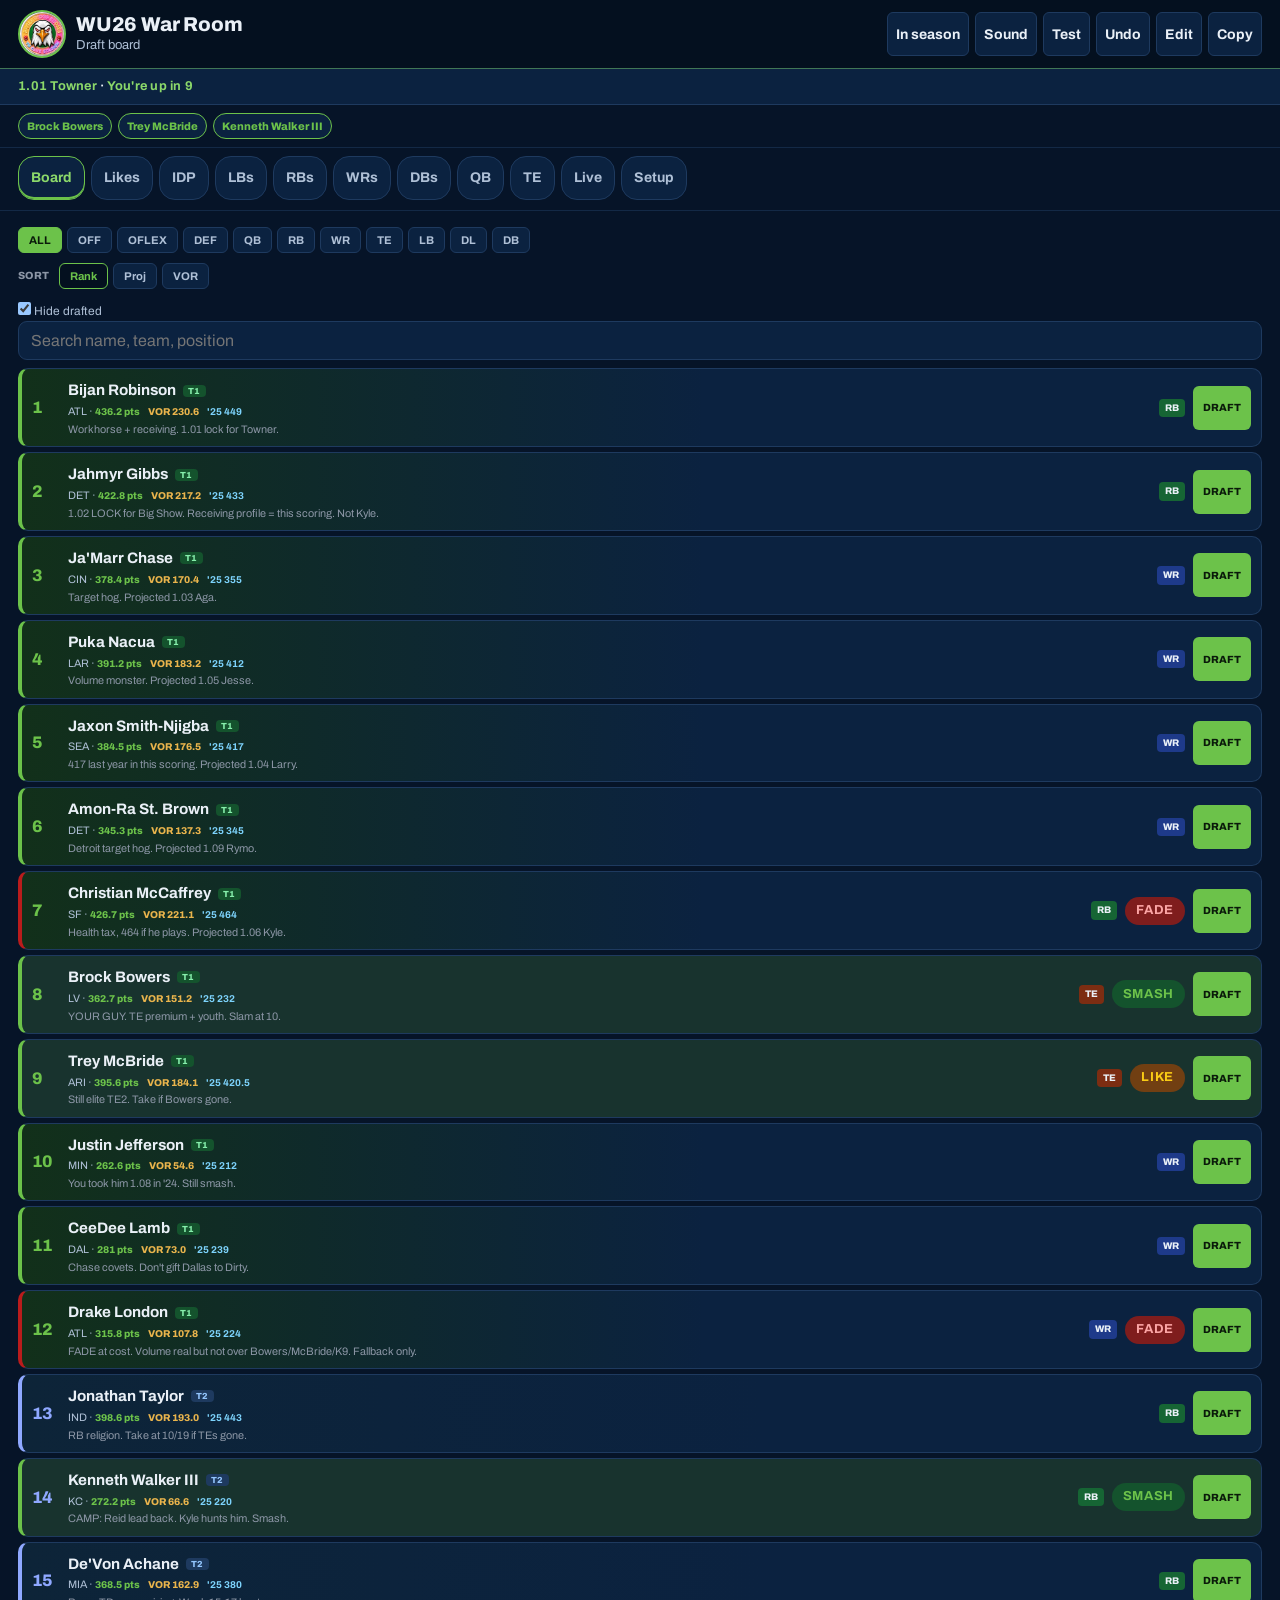
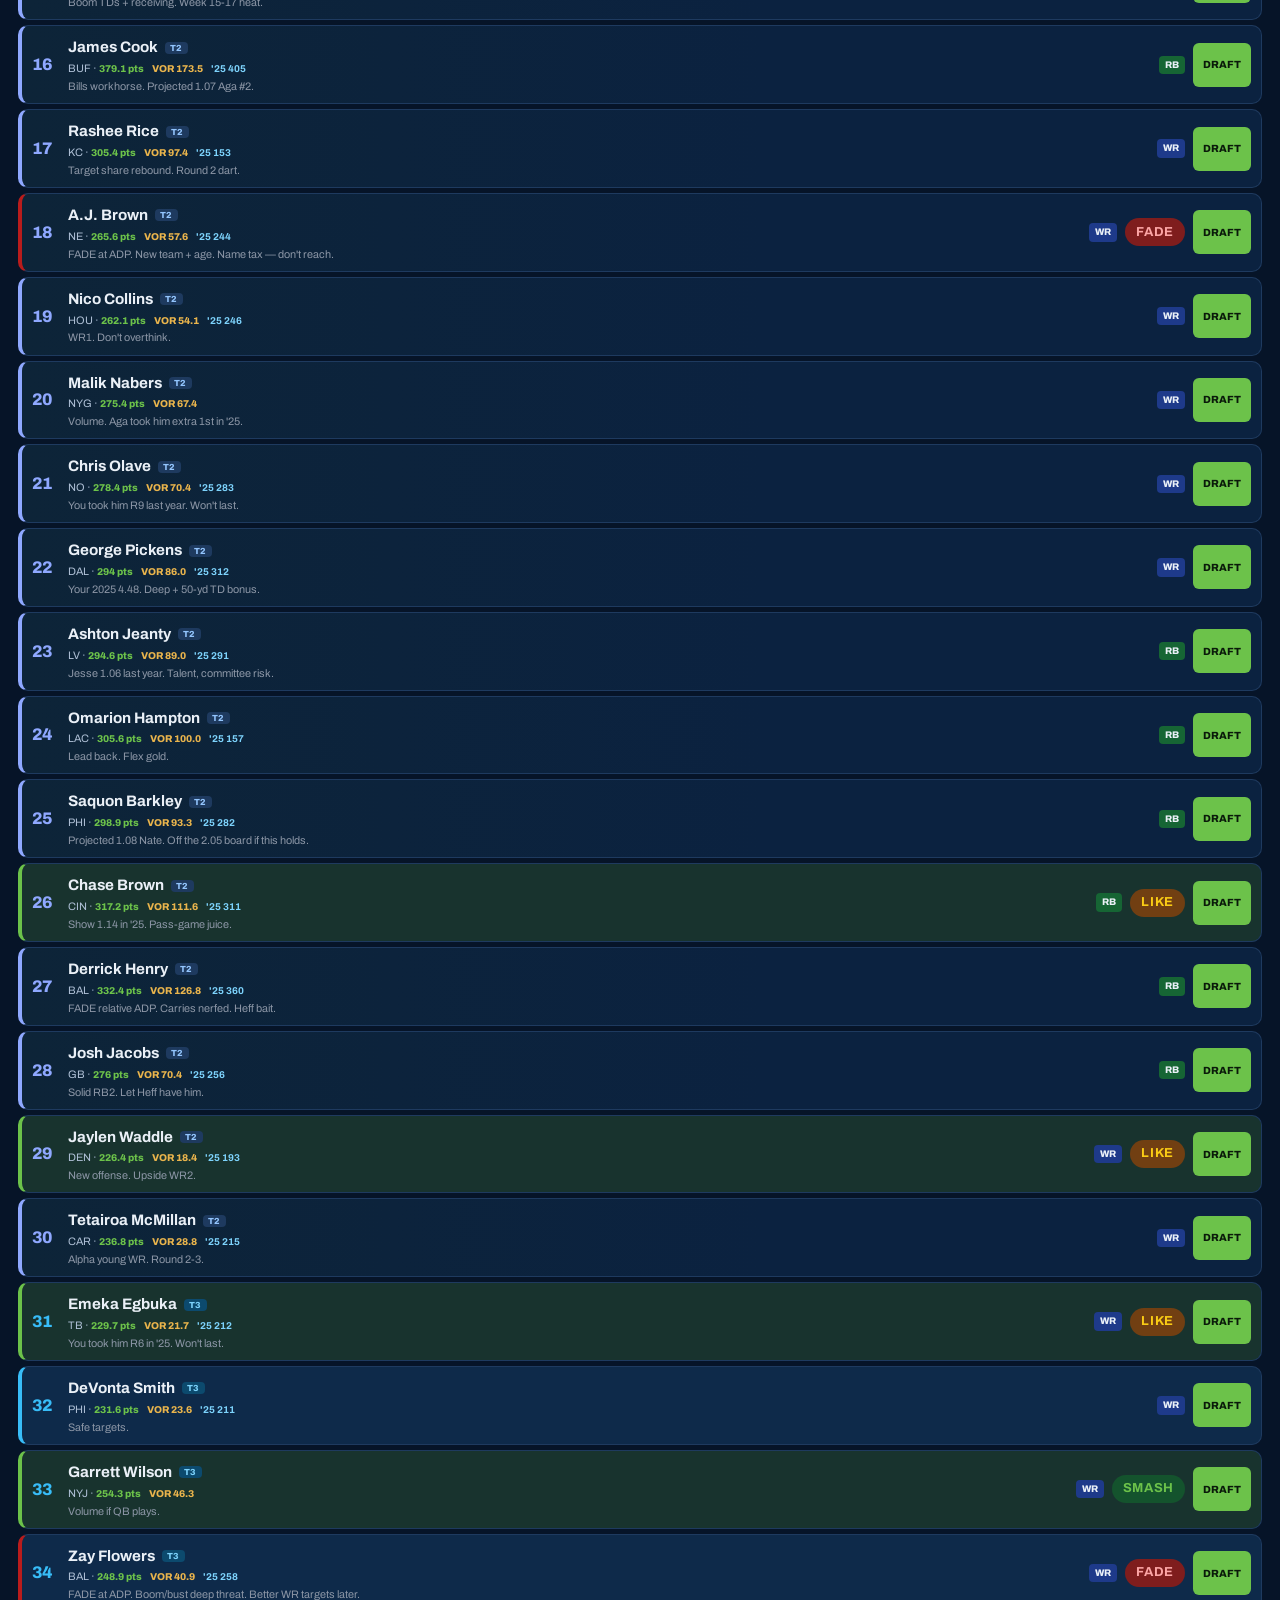
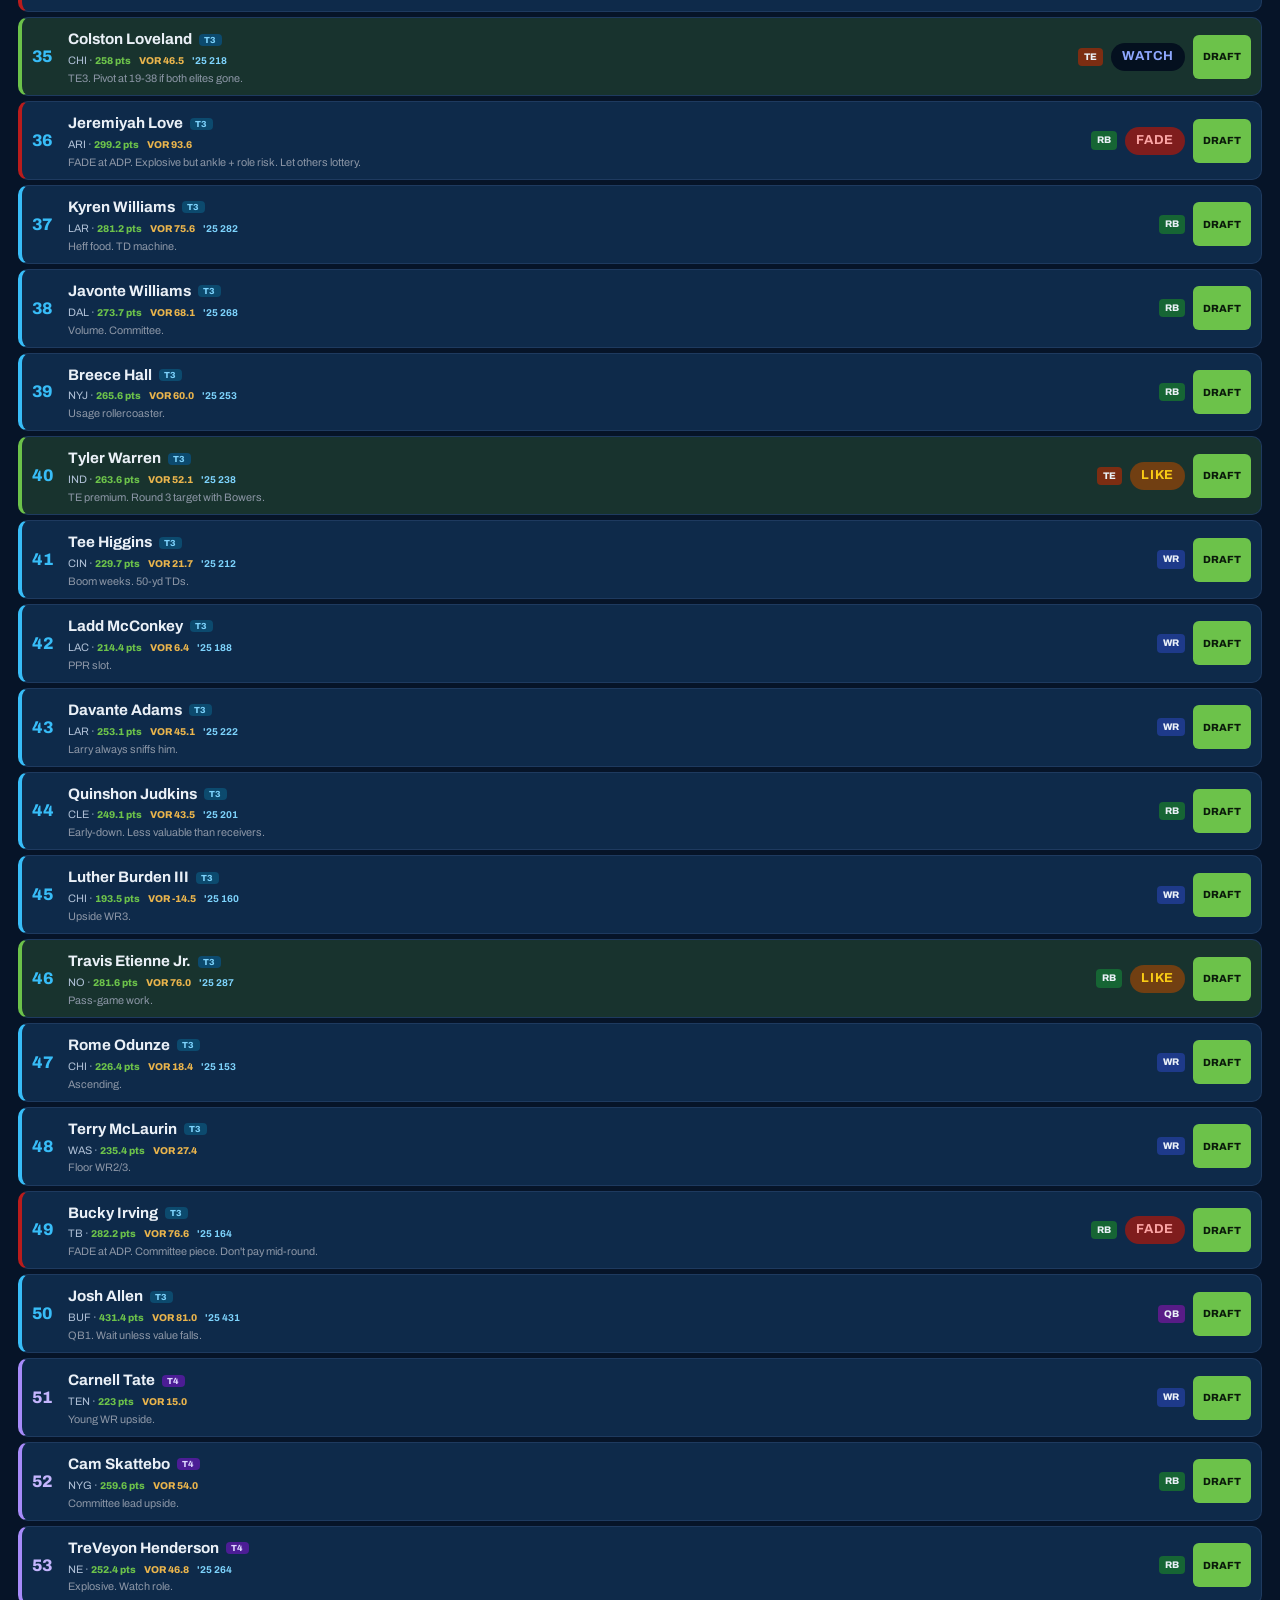
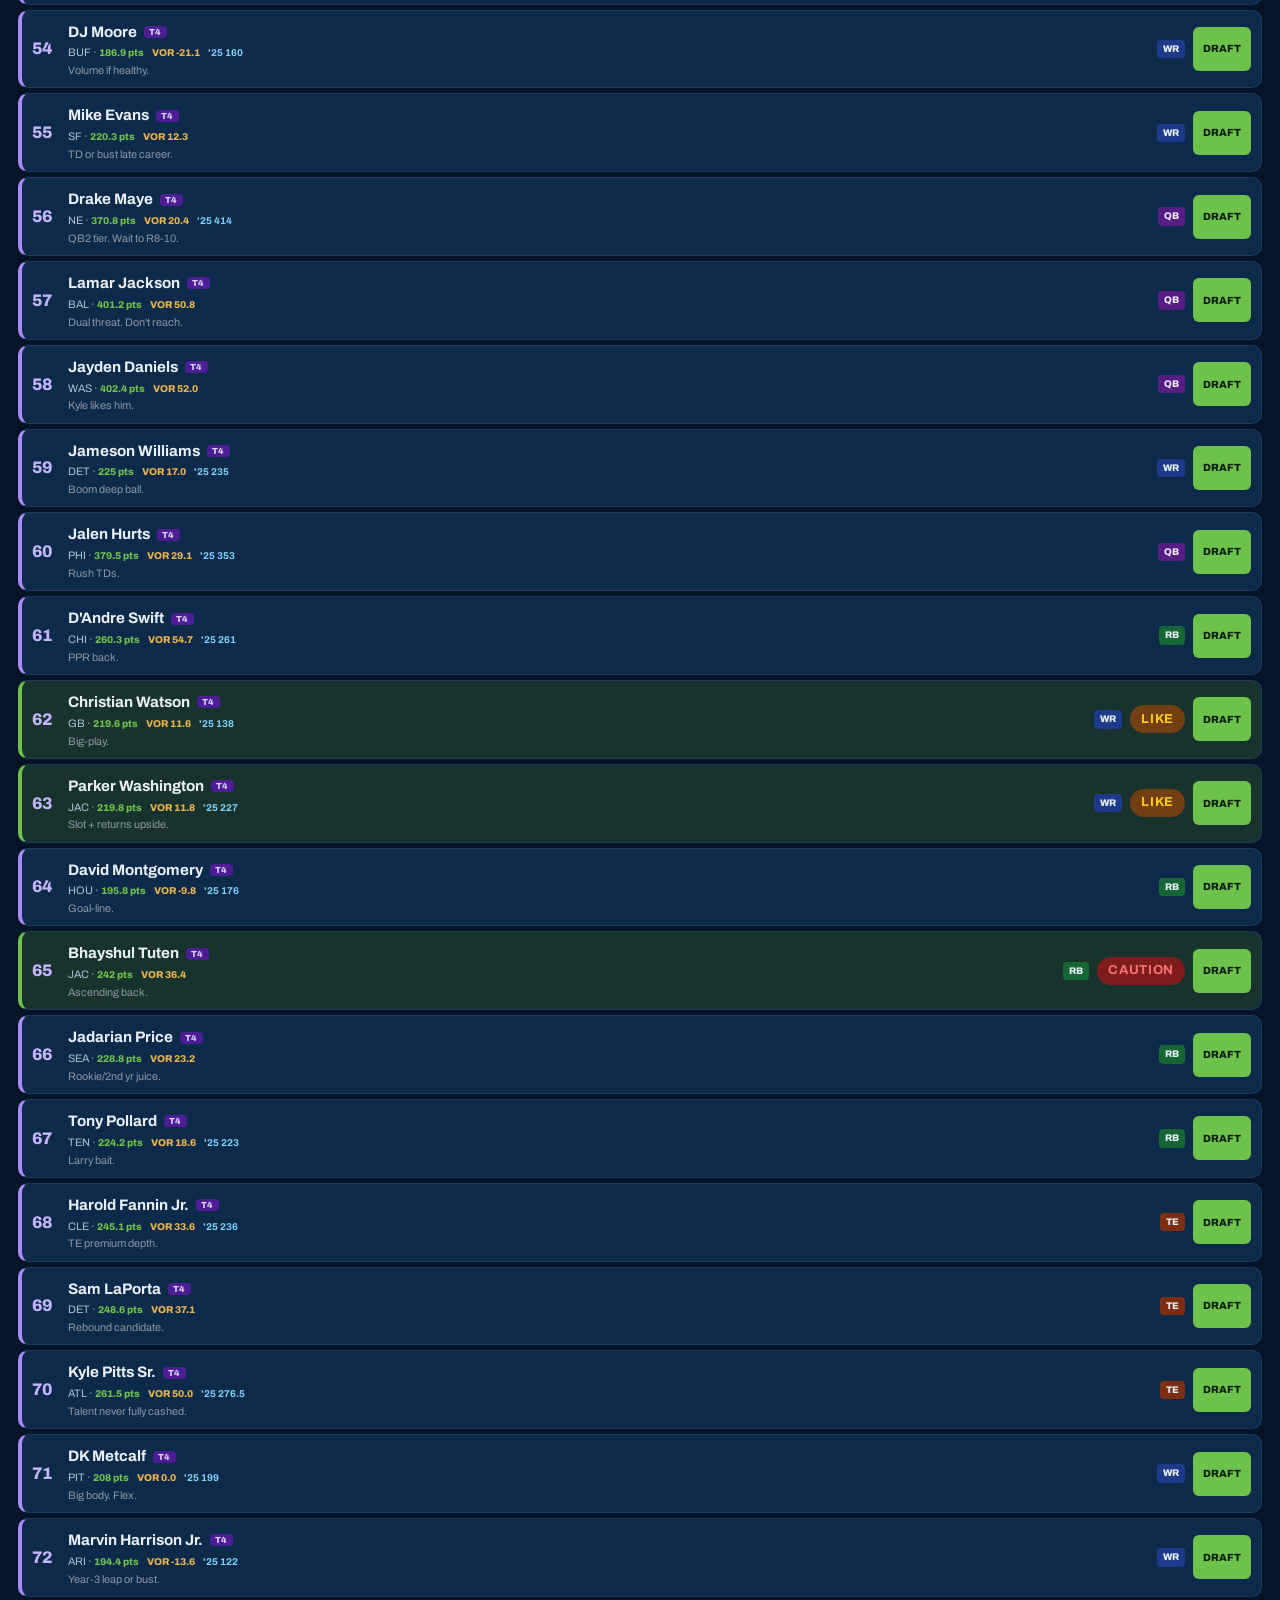
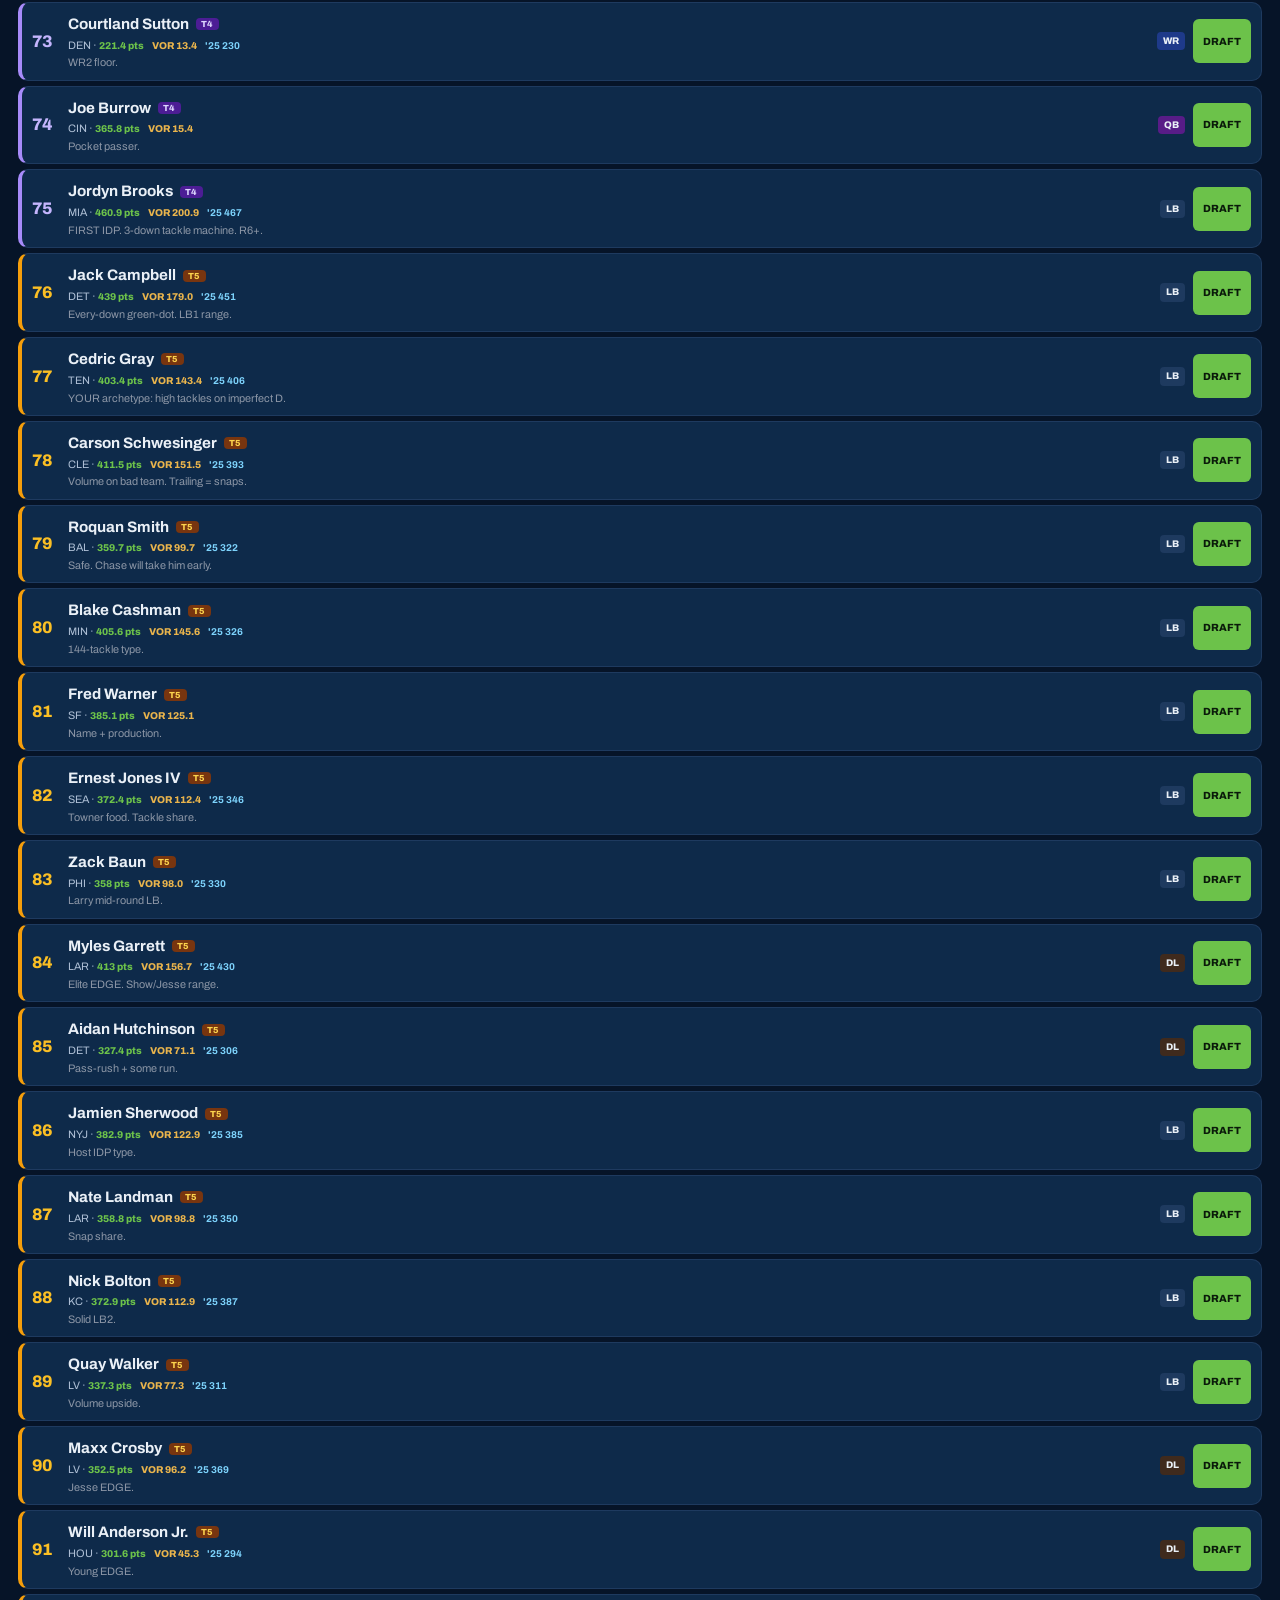
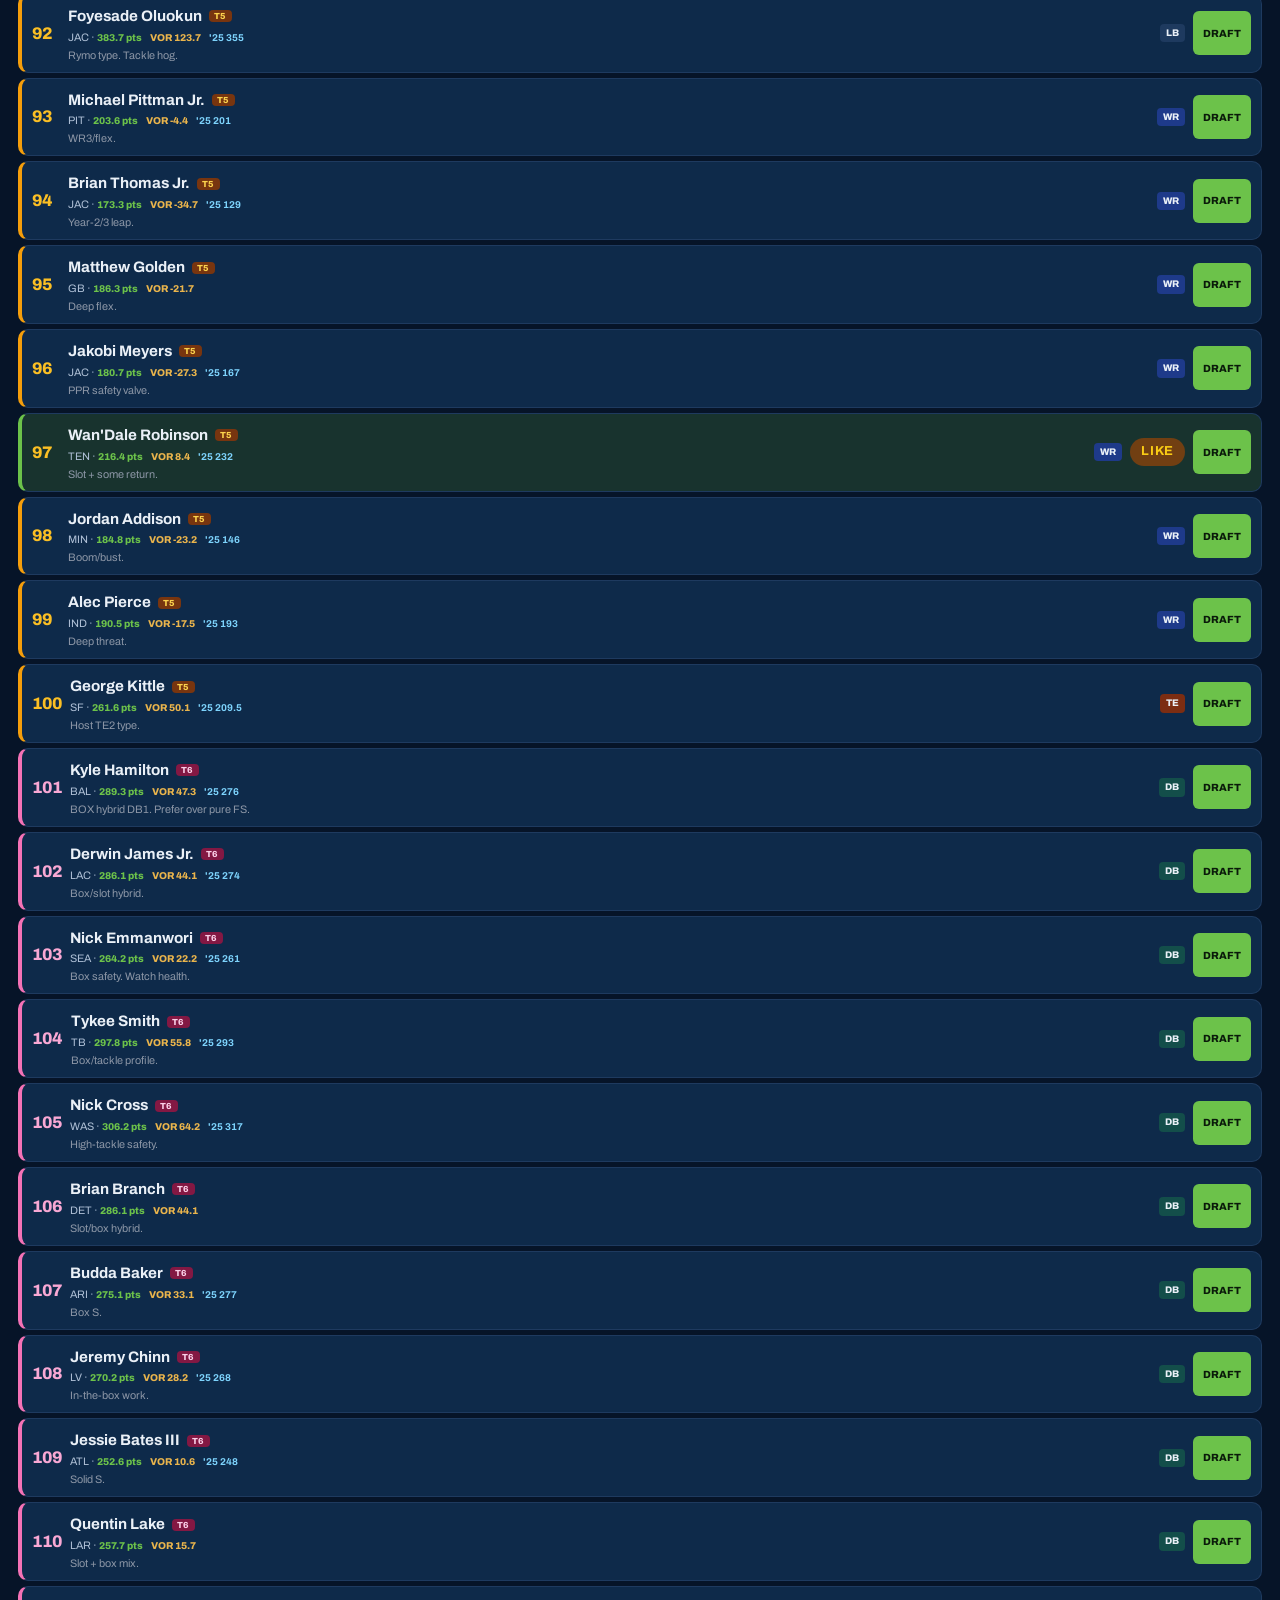
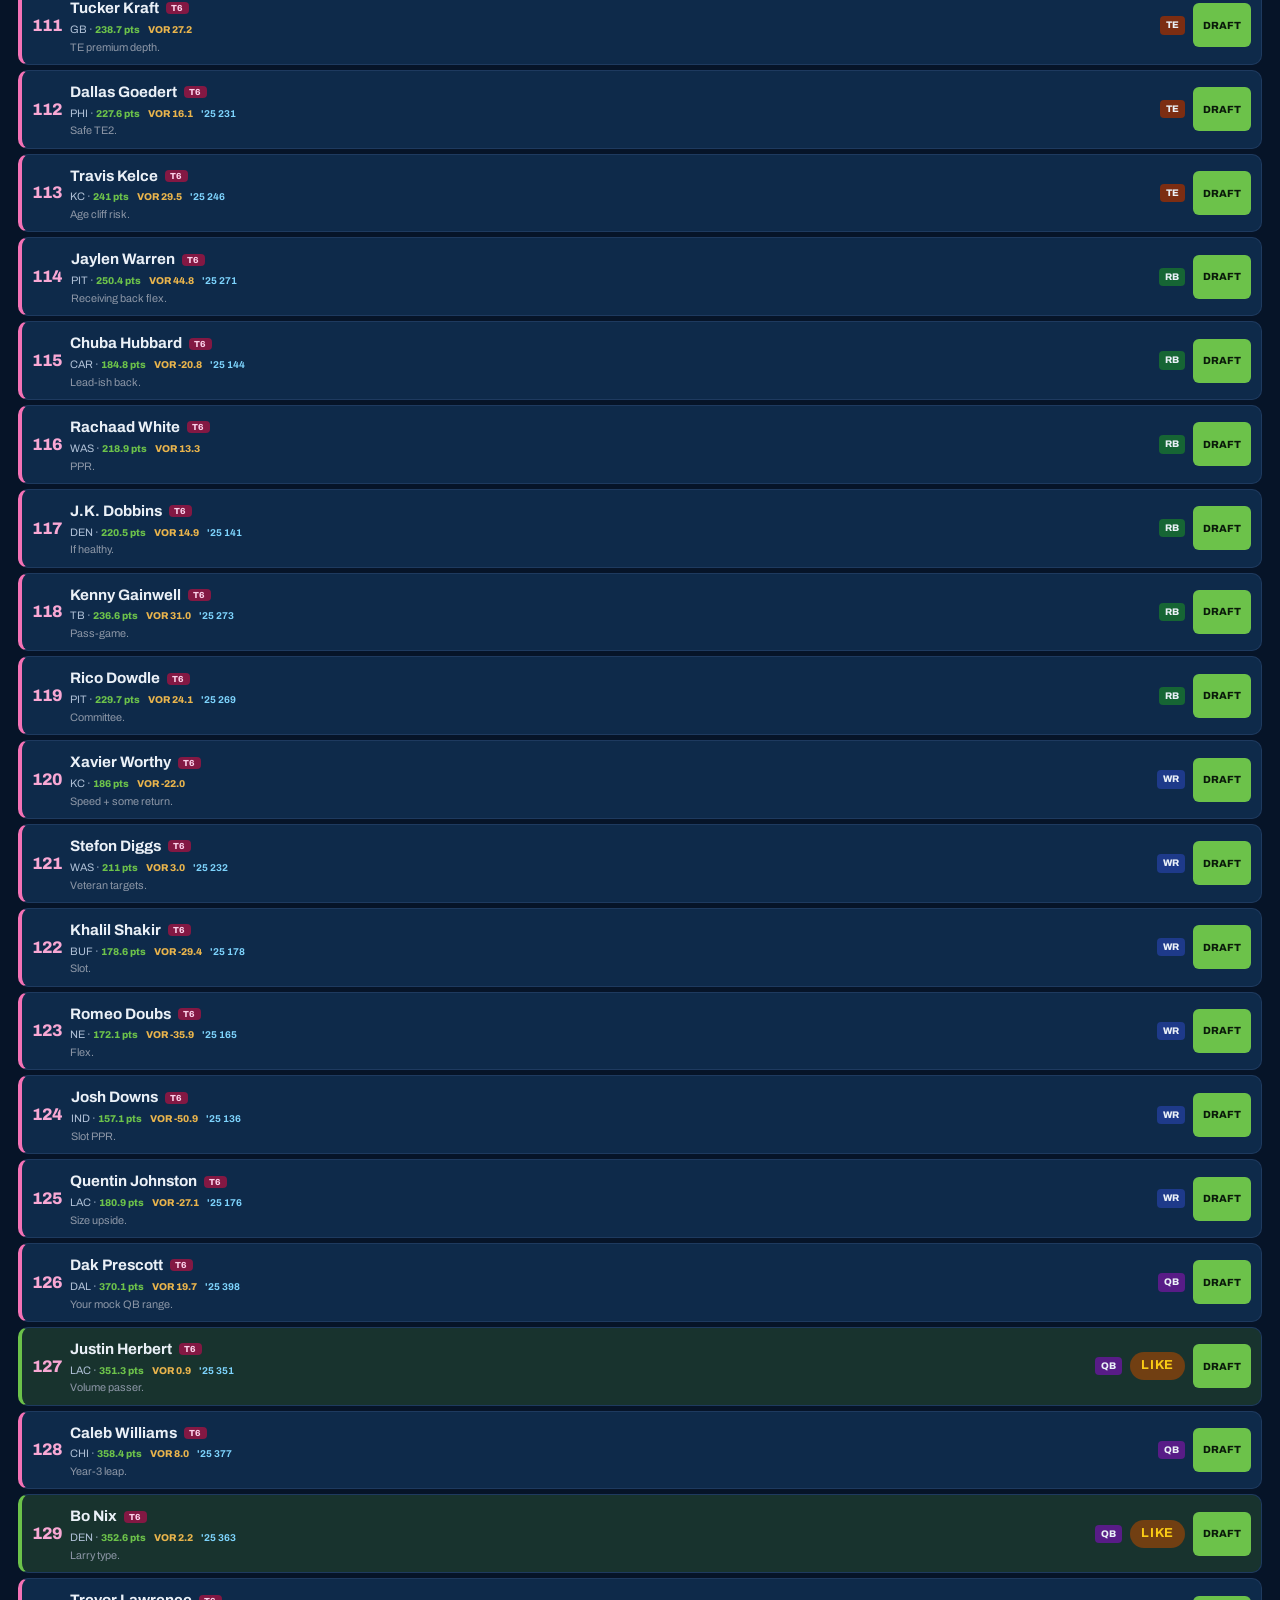
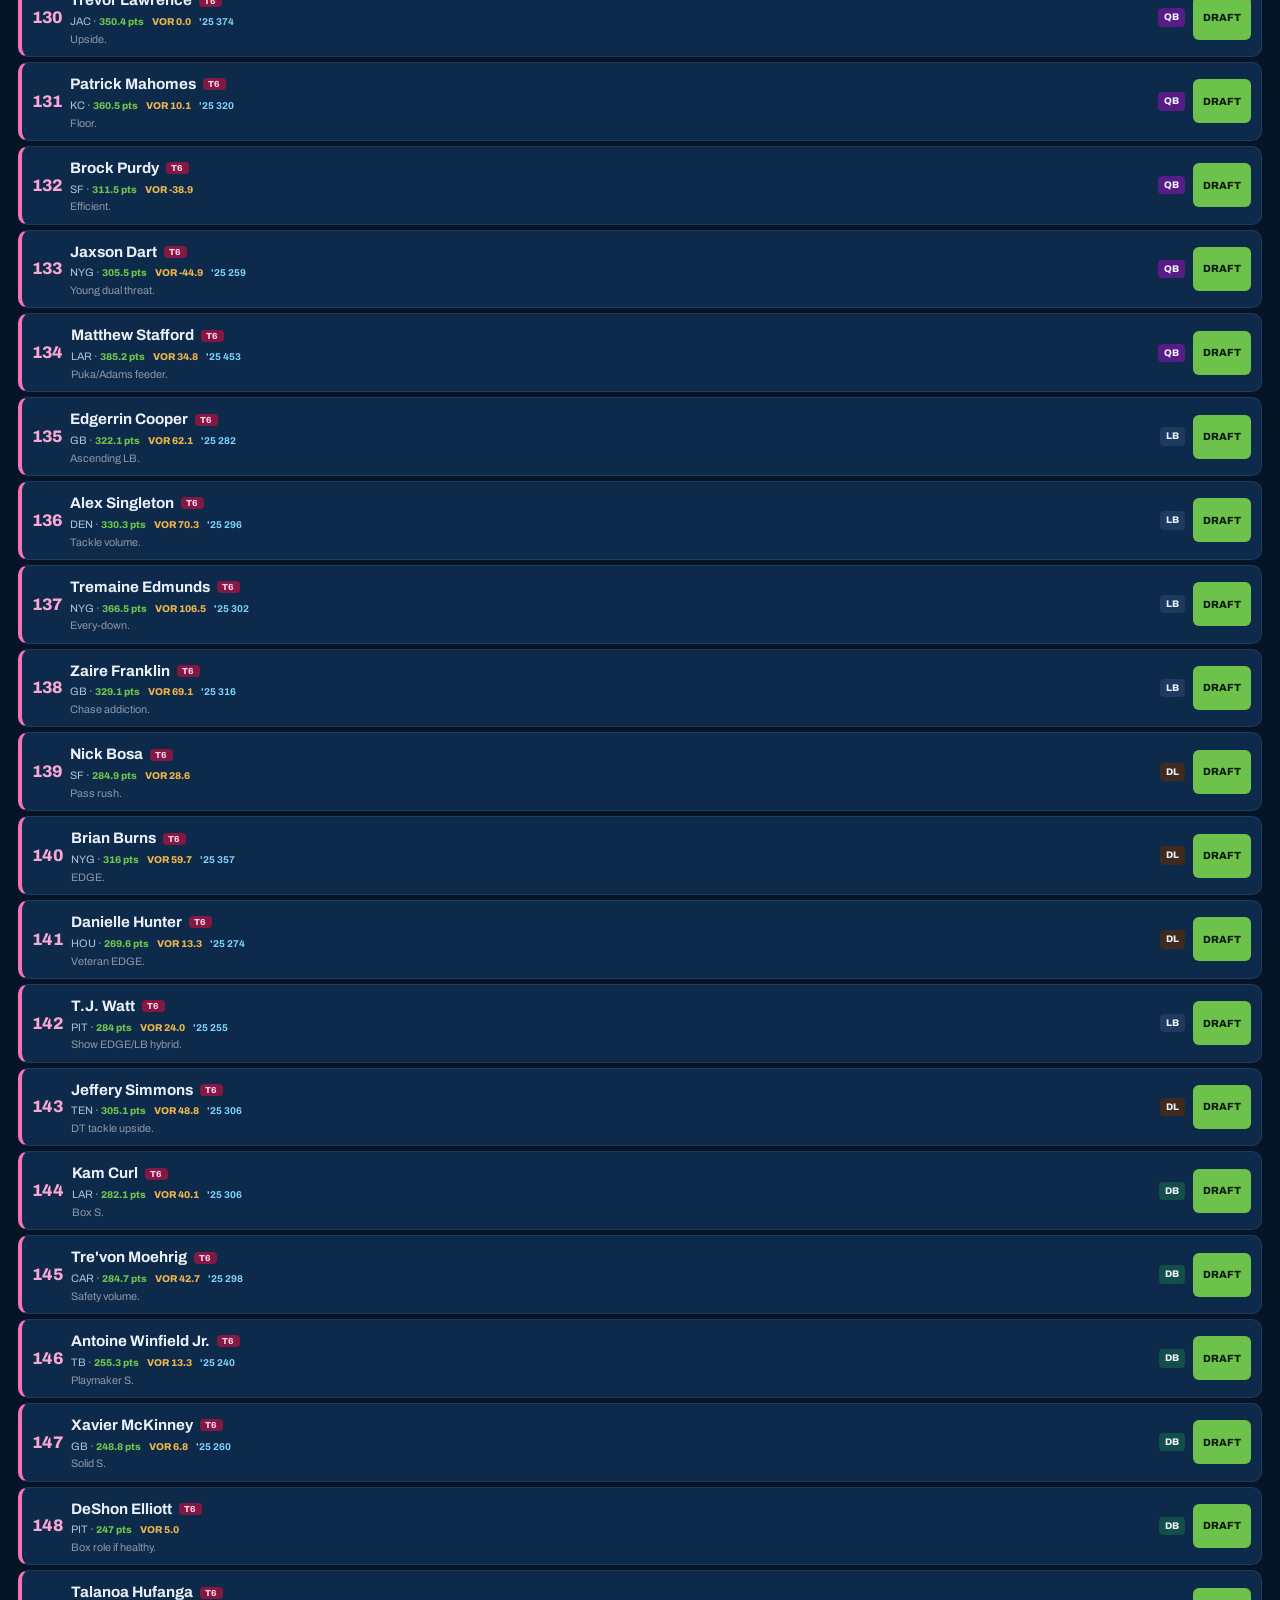
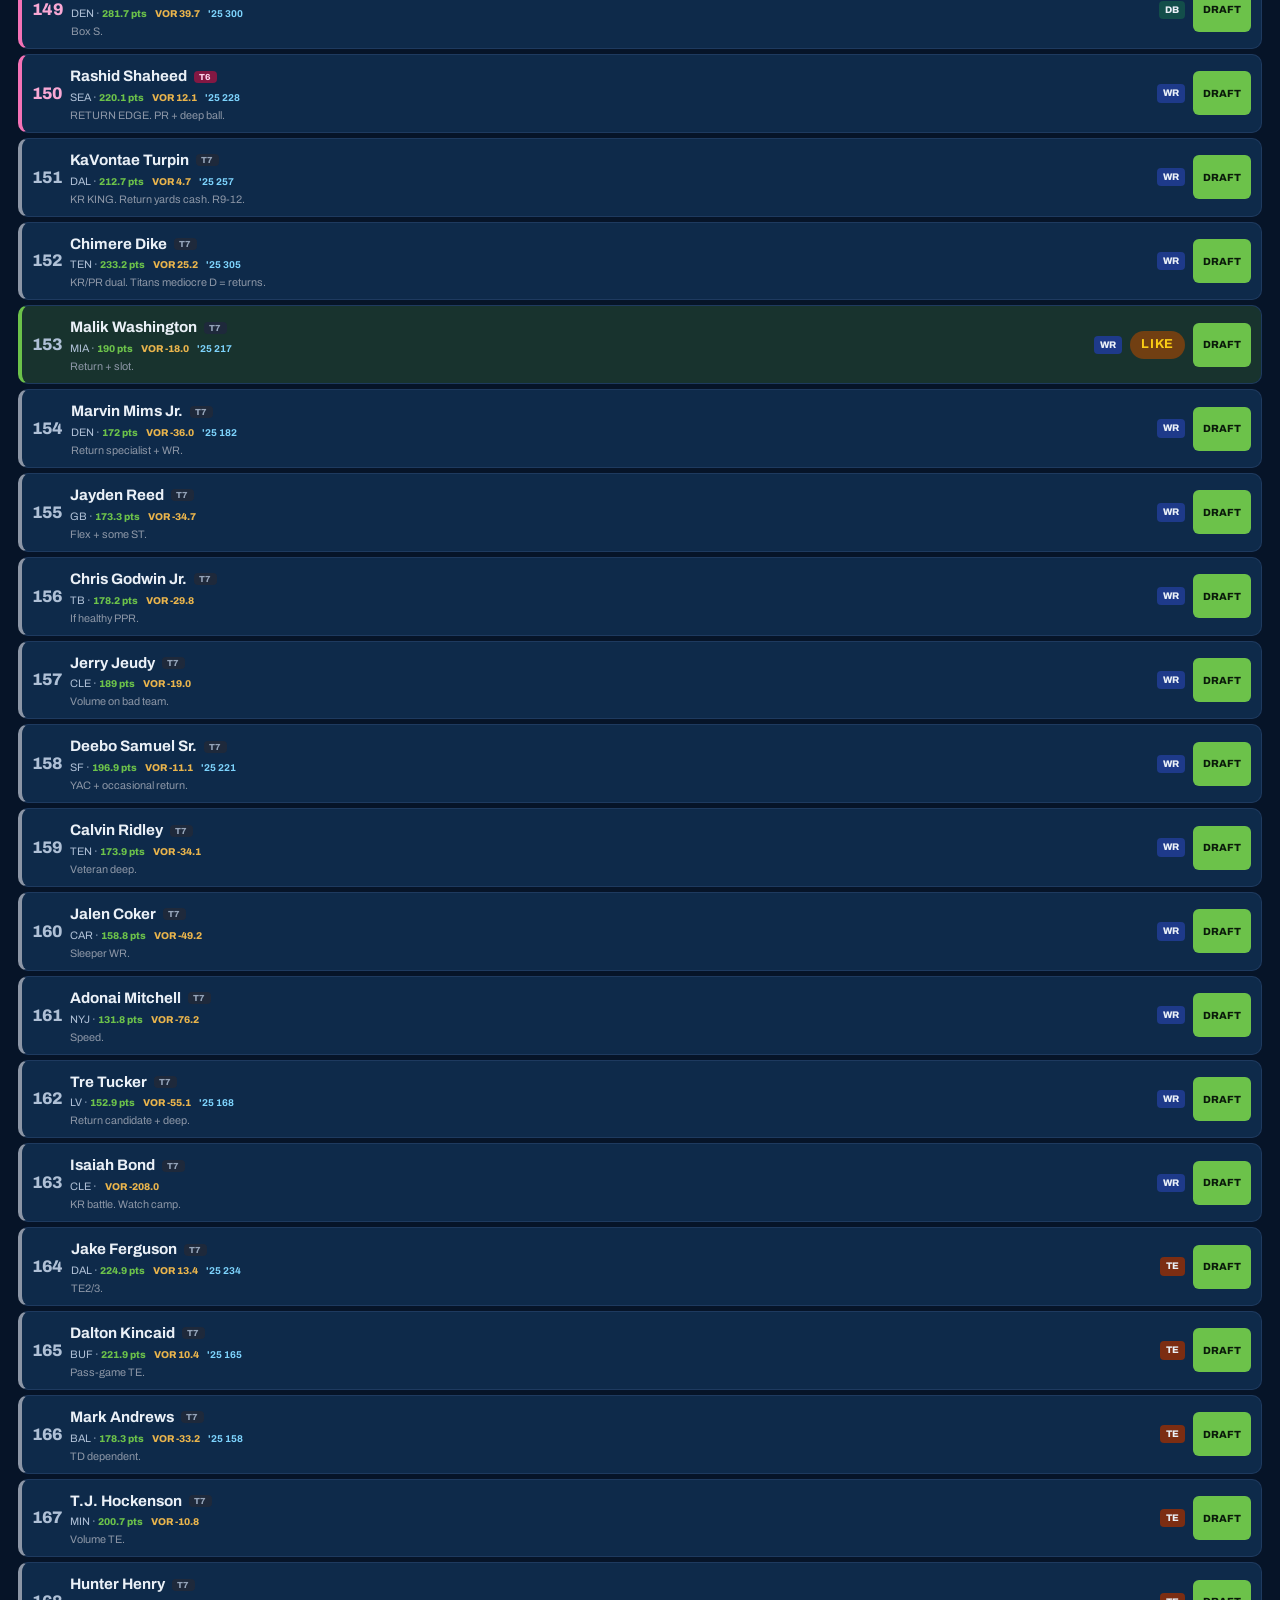
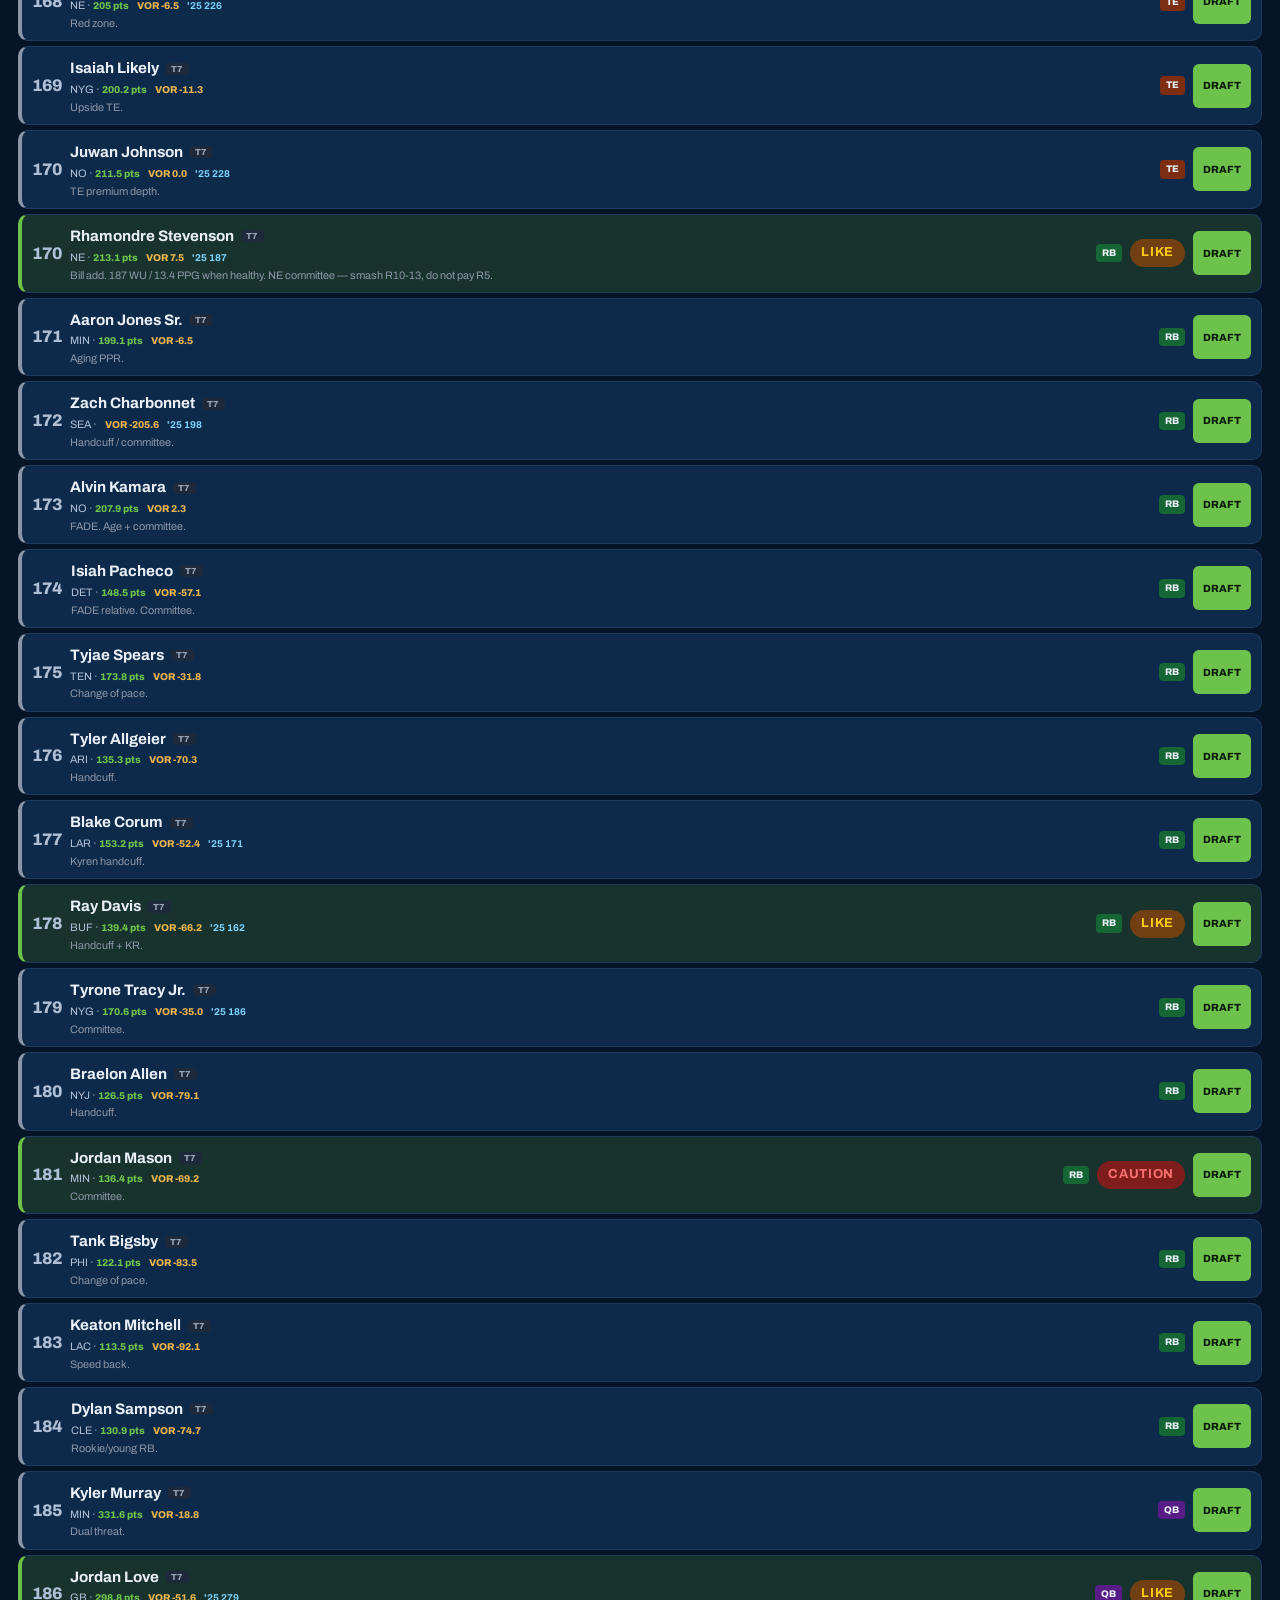
<file: draft.html>
<!DOCTYPE html>
<html lang="en" data-brand="wu-hq">
<head>
<meta charset="utf-8">
<meta name="viewport" content="width=device-width, initial-scale=1">
<meta name="robots" content="noindex, nofollow">
<meta name="googlebot" content="noindex, nofollow">
<meta name="theme-color" content="#061428">
<title>WU26 War Room</title>
<link rel="icon" href="img/eddies.png">
<link rel="preconnect" href="https://fonts.googleapis.com">
<link rel="preconnect" href="https://fonts.gstatic.com" crossorigin>
<link href="https://fonts.googleapis.com/css2?family=Archivo:wght@400;500;600;700;800&display=swap" rel="stylesheet">
<link rel="stylesheet" href="css/hq-tokens.css">
<link rel="stylesheet" href="css/warroom.css">
<link rel="stylesheet" href="css/arrival.css">
</head>
<body class="has-strip">
<div class="sticky-top">
<header>
  <div class="hdr">
    <img src="img/eddies.png" alt="Eddies">
    <div>
      <h1 id="title">WU26 War Room</h1>
      <div class="sub">Draft board</div>
    </div>
    <div class="tools">
      <a href="index.html">In season</a>
      <button type="button" id="btnMute">Sound</button>
      <button type="button" id="btnTest">Test</button>
      <button type="button" id="btnUndo2">Undo</button>
      <button type="button" id="btnEdit">Edit</button>
      <button type="button" id="btnCopy">Copy</button>
    </div>
  </div>
</header>
<div class="strip"><span id="stripClock">Loading the clock…</span> · <span id="stripUntil"></span></div>
<div class="turn-alert" id="turnAlert">You're up.<div class="sub">Your pick.</div></div>
<div class="chips" id="chips"></div>
<div class="tabbar" data-tabs>
<nav>
  <button type="button" class="active" data-p="pboard">Board</button>
  <button type="button" data-p="plikes">Likes</button>
  <button type="button" data-p="pidp">IDP</button>
  <button type="button" data-p="plb">LBs</button>
  <button type="button" data-p="prb">RBs</button>
  <button type="button" data-p="pwr">WRs</button>
  <button type="button" data-p="pdb">DBs</button>
  <button type="button" data-p="pqb">QB</button>
  <button type="button" data-p="pte">TE</button>
  <button type="button" data-p="plive">Live</button>
  <button type="button" data-p="psetup">Setup</button>
</nav>
</div>
</div>
<main>
  <section class="panel active" id="pboard"></section>
  <section class="panel" id="plikes"></section>
  <section class="panel" id="pidp"></section>
  <section class="panel" id="plb"></section>
  <section class="panel" id="prb"></section>
  <section class="panel" id="pwr"></section>
  <section class="panel" id="pdb"></section>
  <section class="panel" id="pqb"></section>
  <section class="panel" id="pte"></section>
  <section class="panel" id="plive"></section>
  <section class="panel" id="psetup"></section>
</main>
<div class="modal" id="modal">
  <div class="box">
    <p id="modalTxt"></p>
    <button type="button" class="ok" id="modalOk">Draft</button>
    <button type="button" class="no" id="modalNo">Cancel</button>
  </div>
</div>
<audio id="eagleCaw" src="audio/eagle-caw.mp3" preload="auto"></audio>
<p class="footer">Eagle Ridge Eddies</p>
<script src="js/hq.js"></script>
<script src="js/scoring.js"></script>
<script src="js/draft-order.js"></script>
<script src="js/vor.js"></script>
<script src="js/arrival.js"></script>
<script src="js/draft.js"></script>
</body>
</html>
</file>
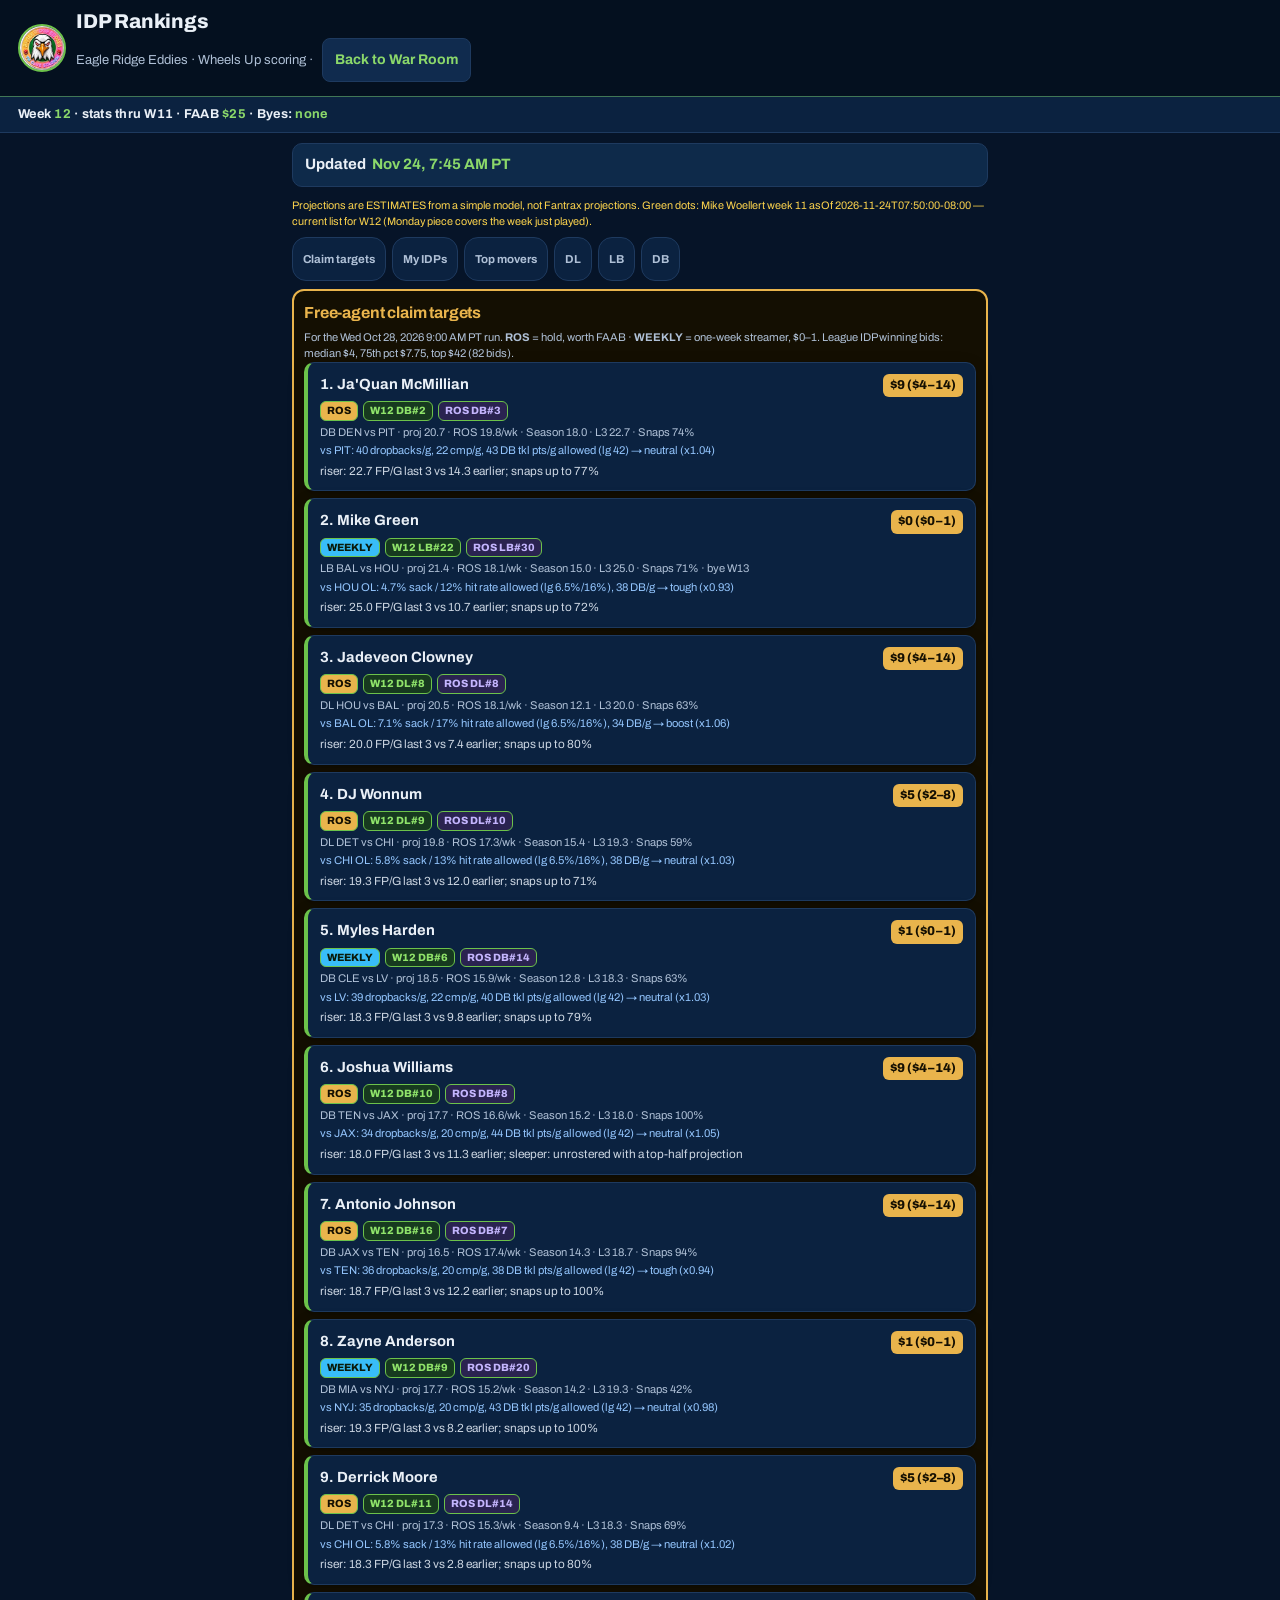
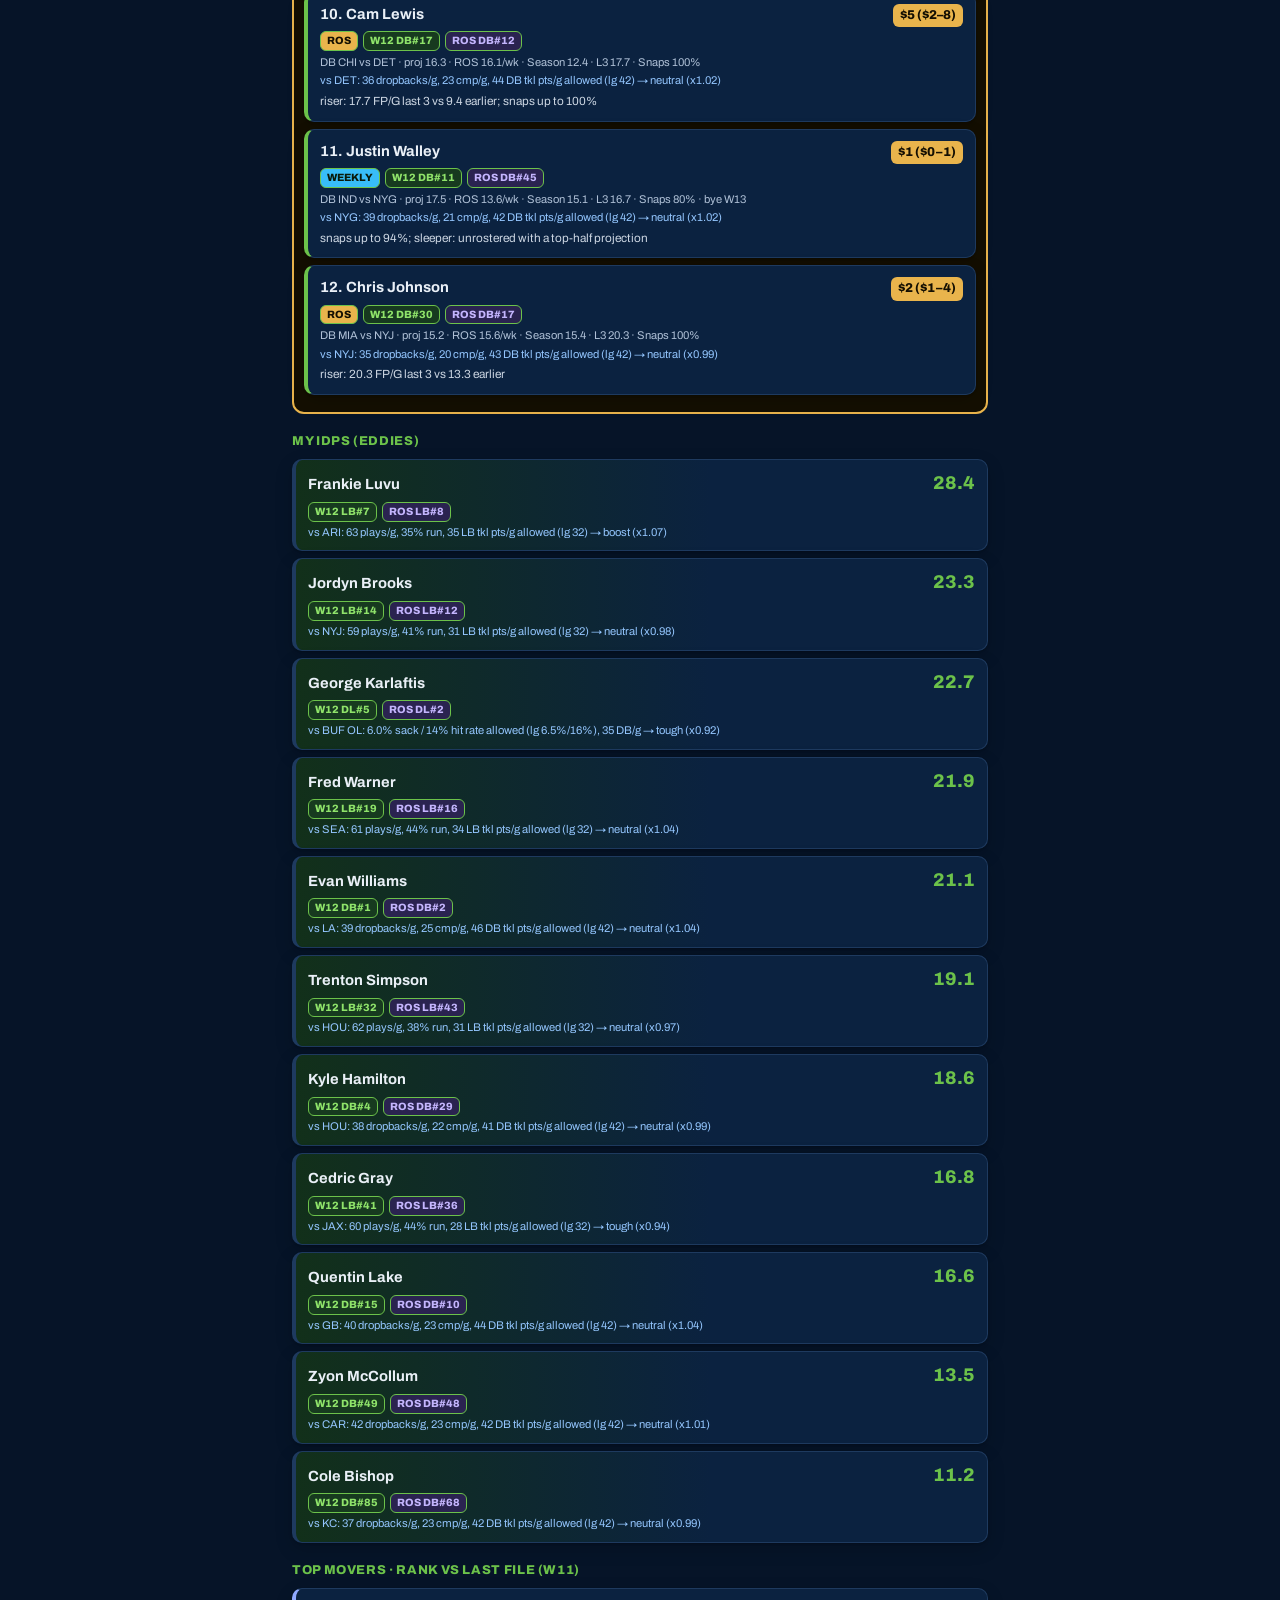
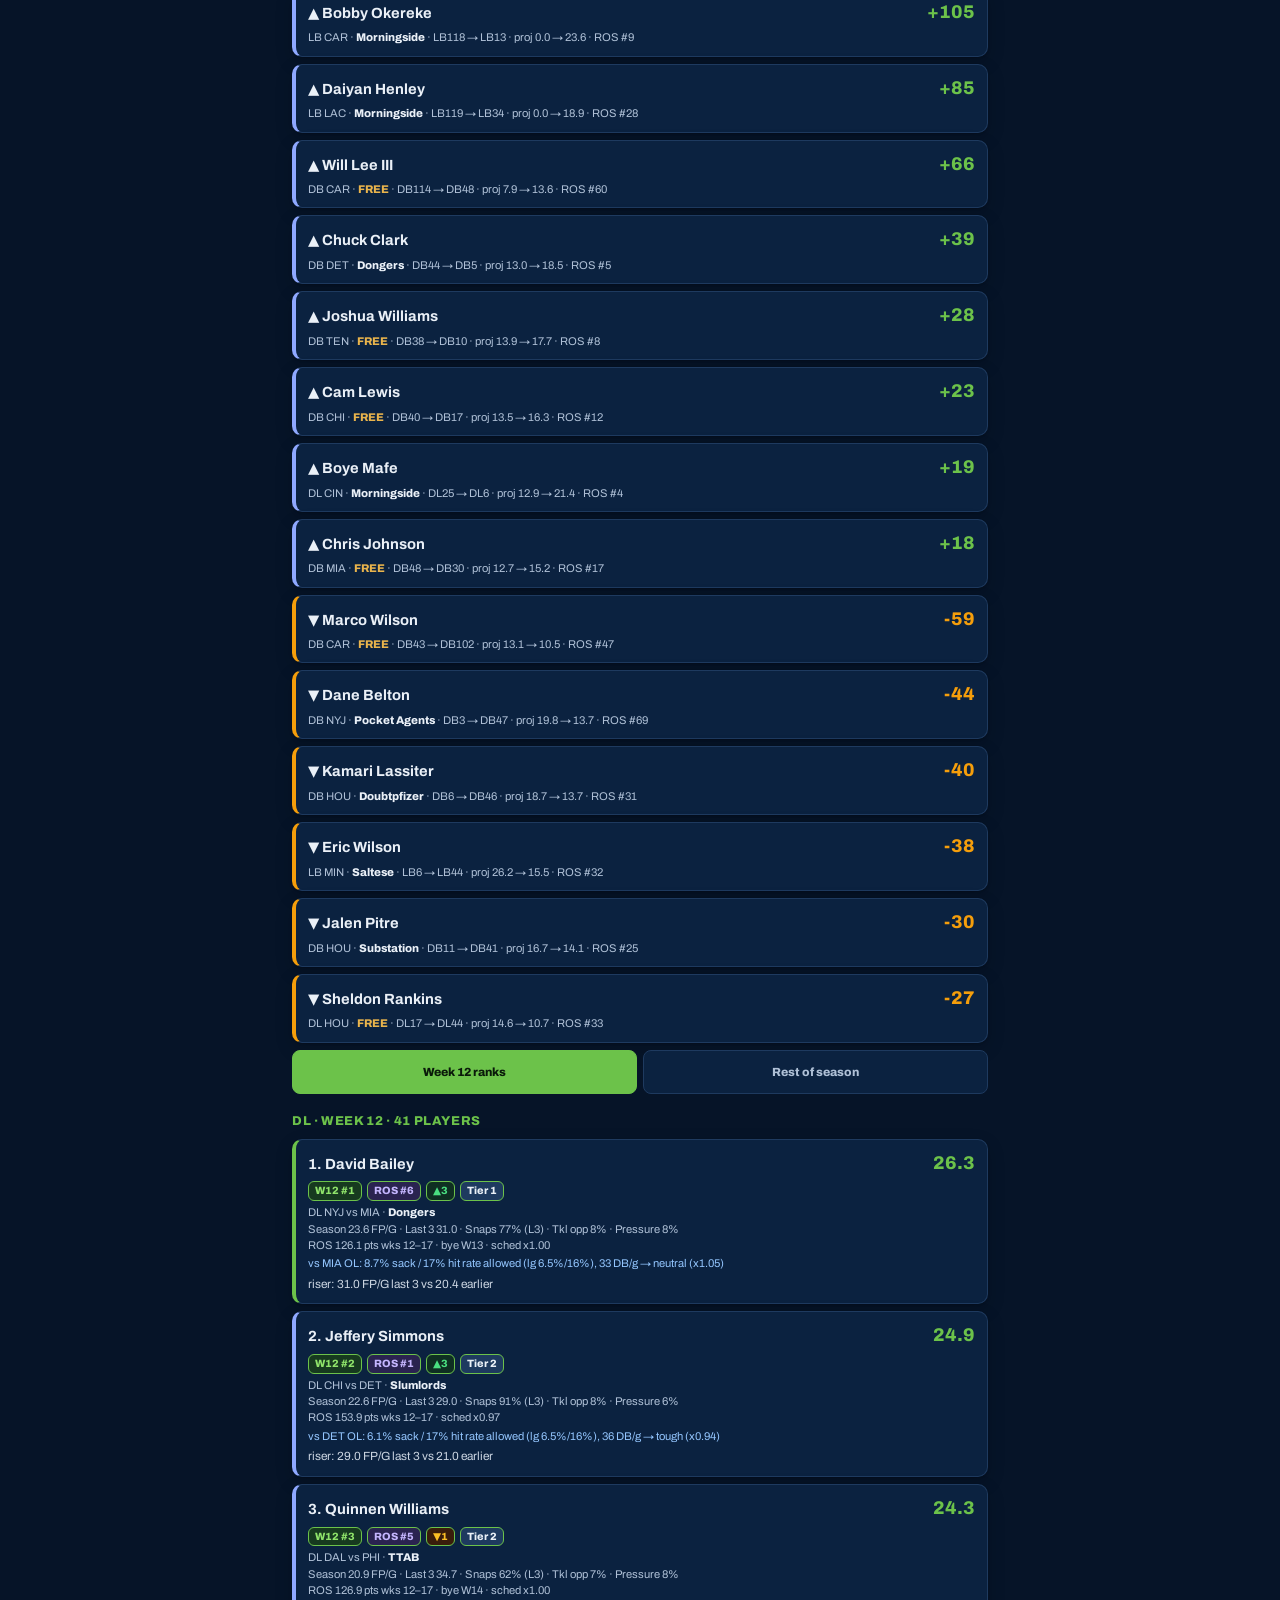
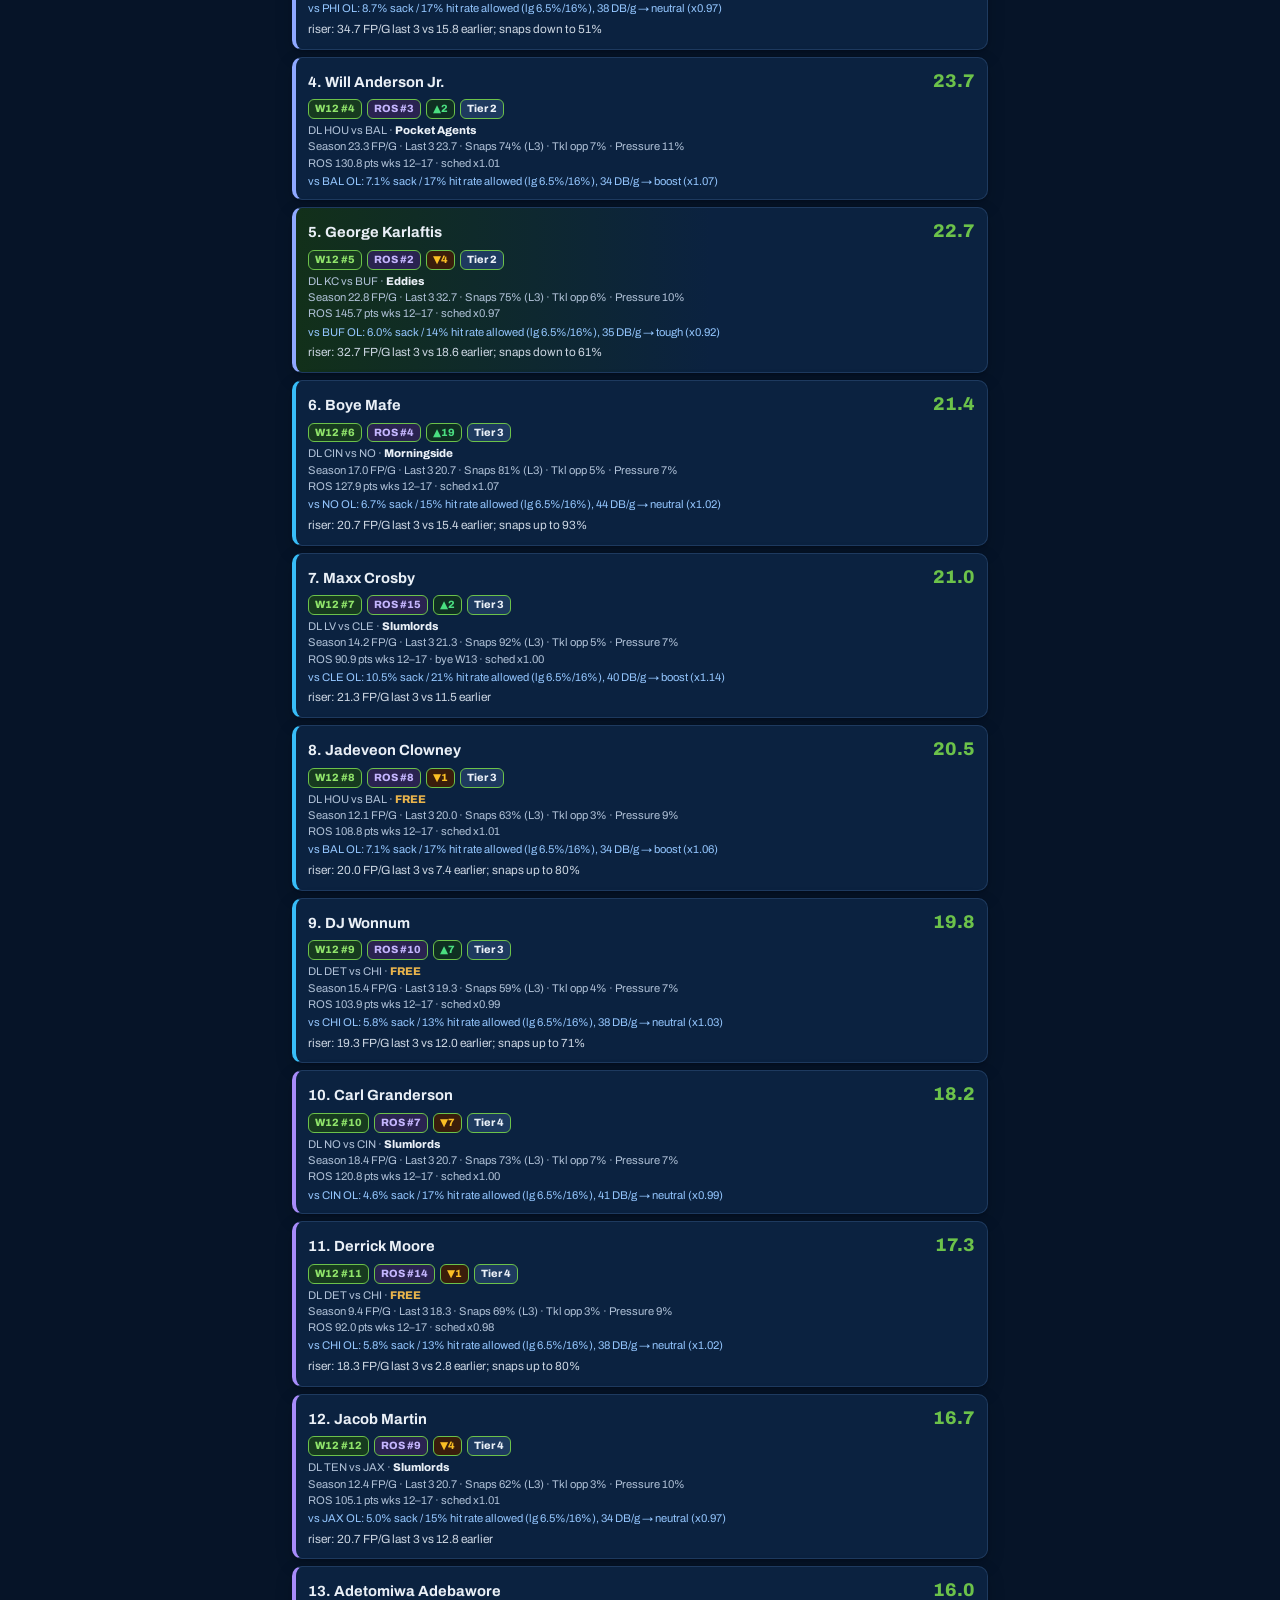
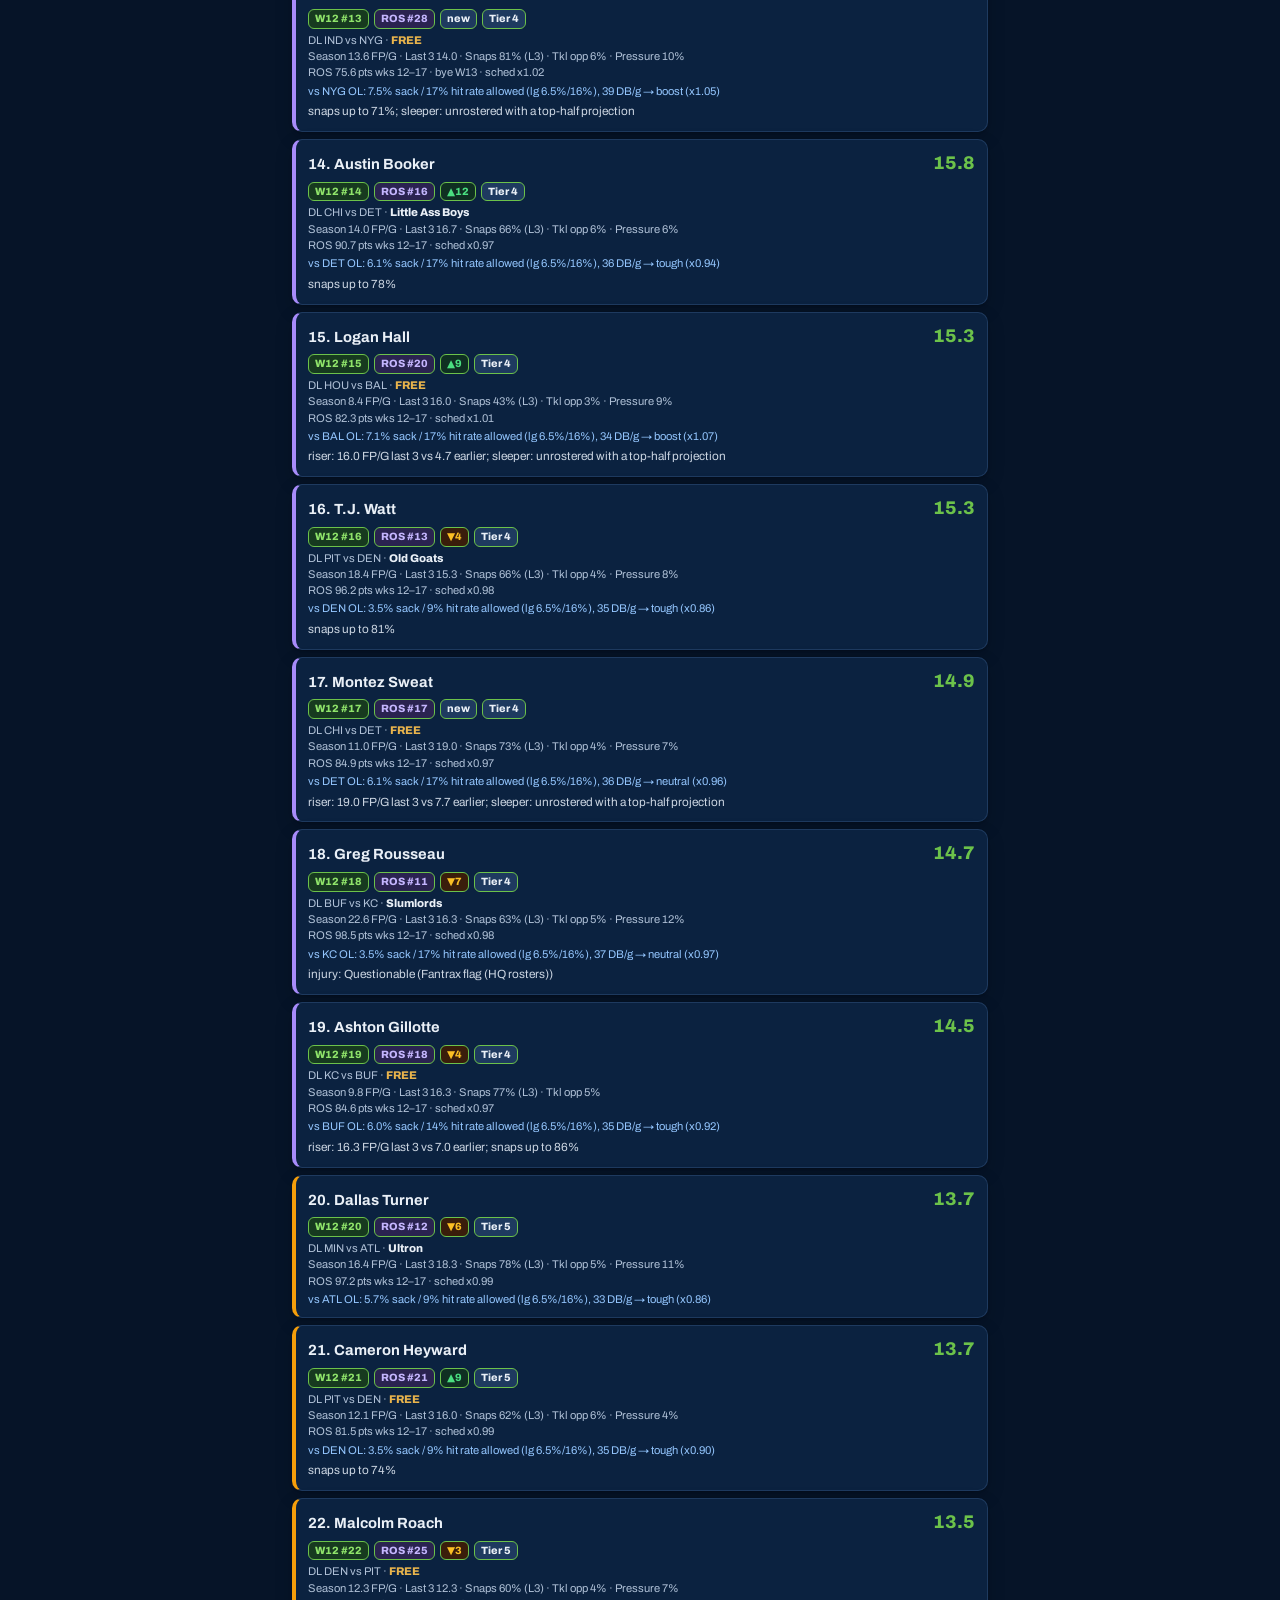
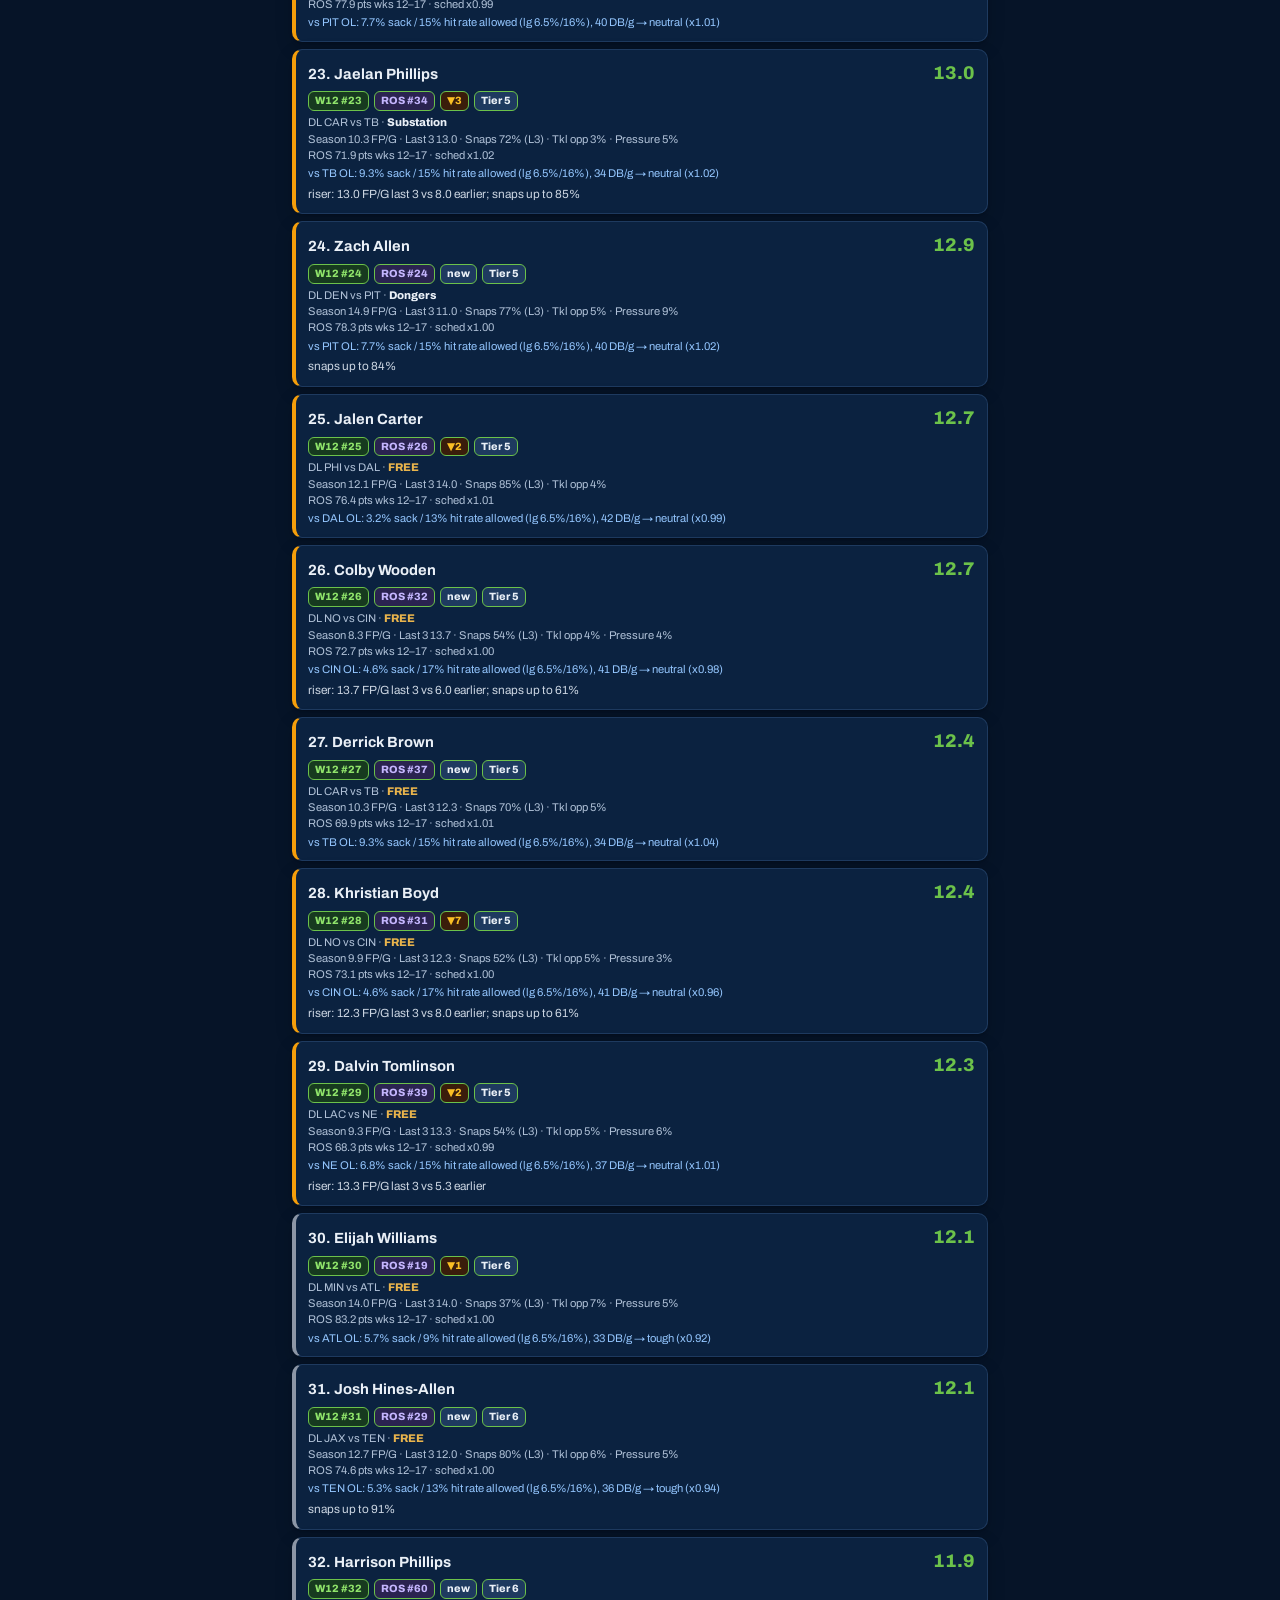
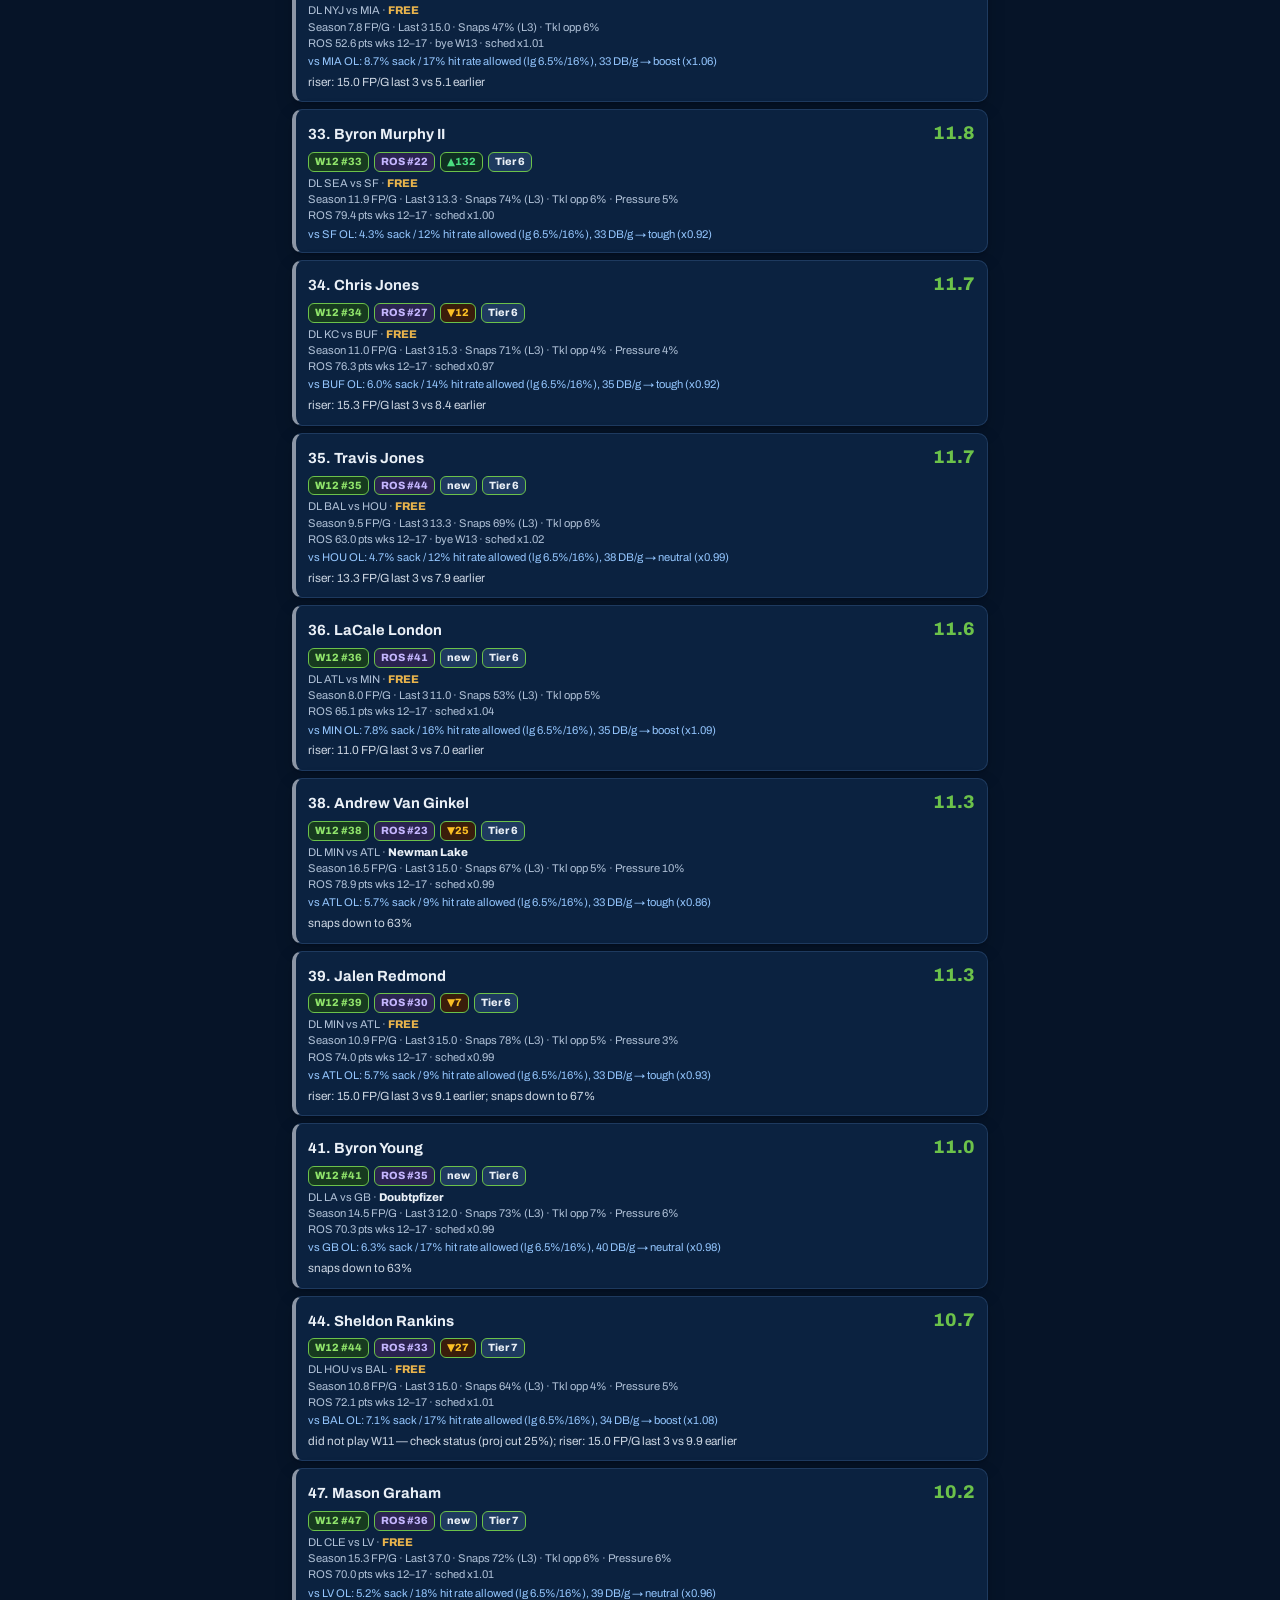
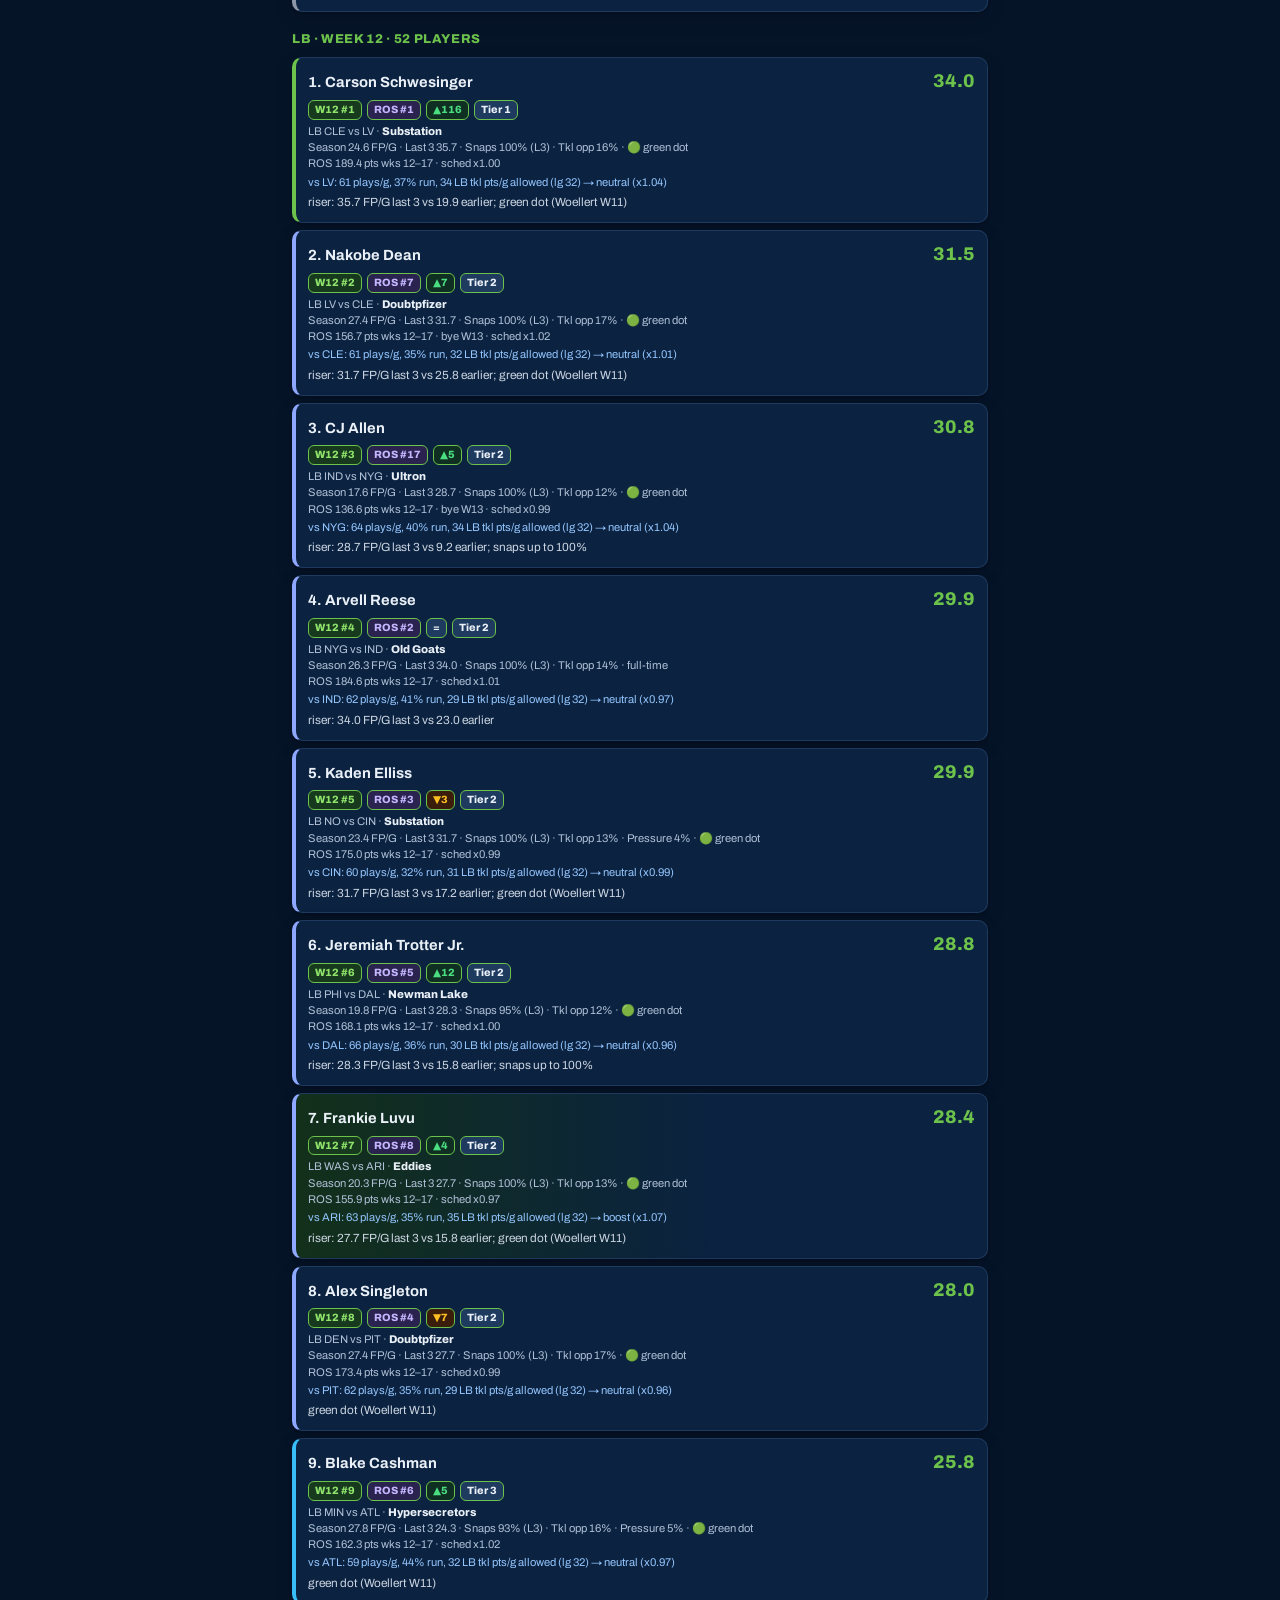
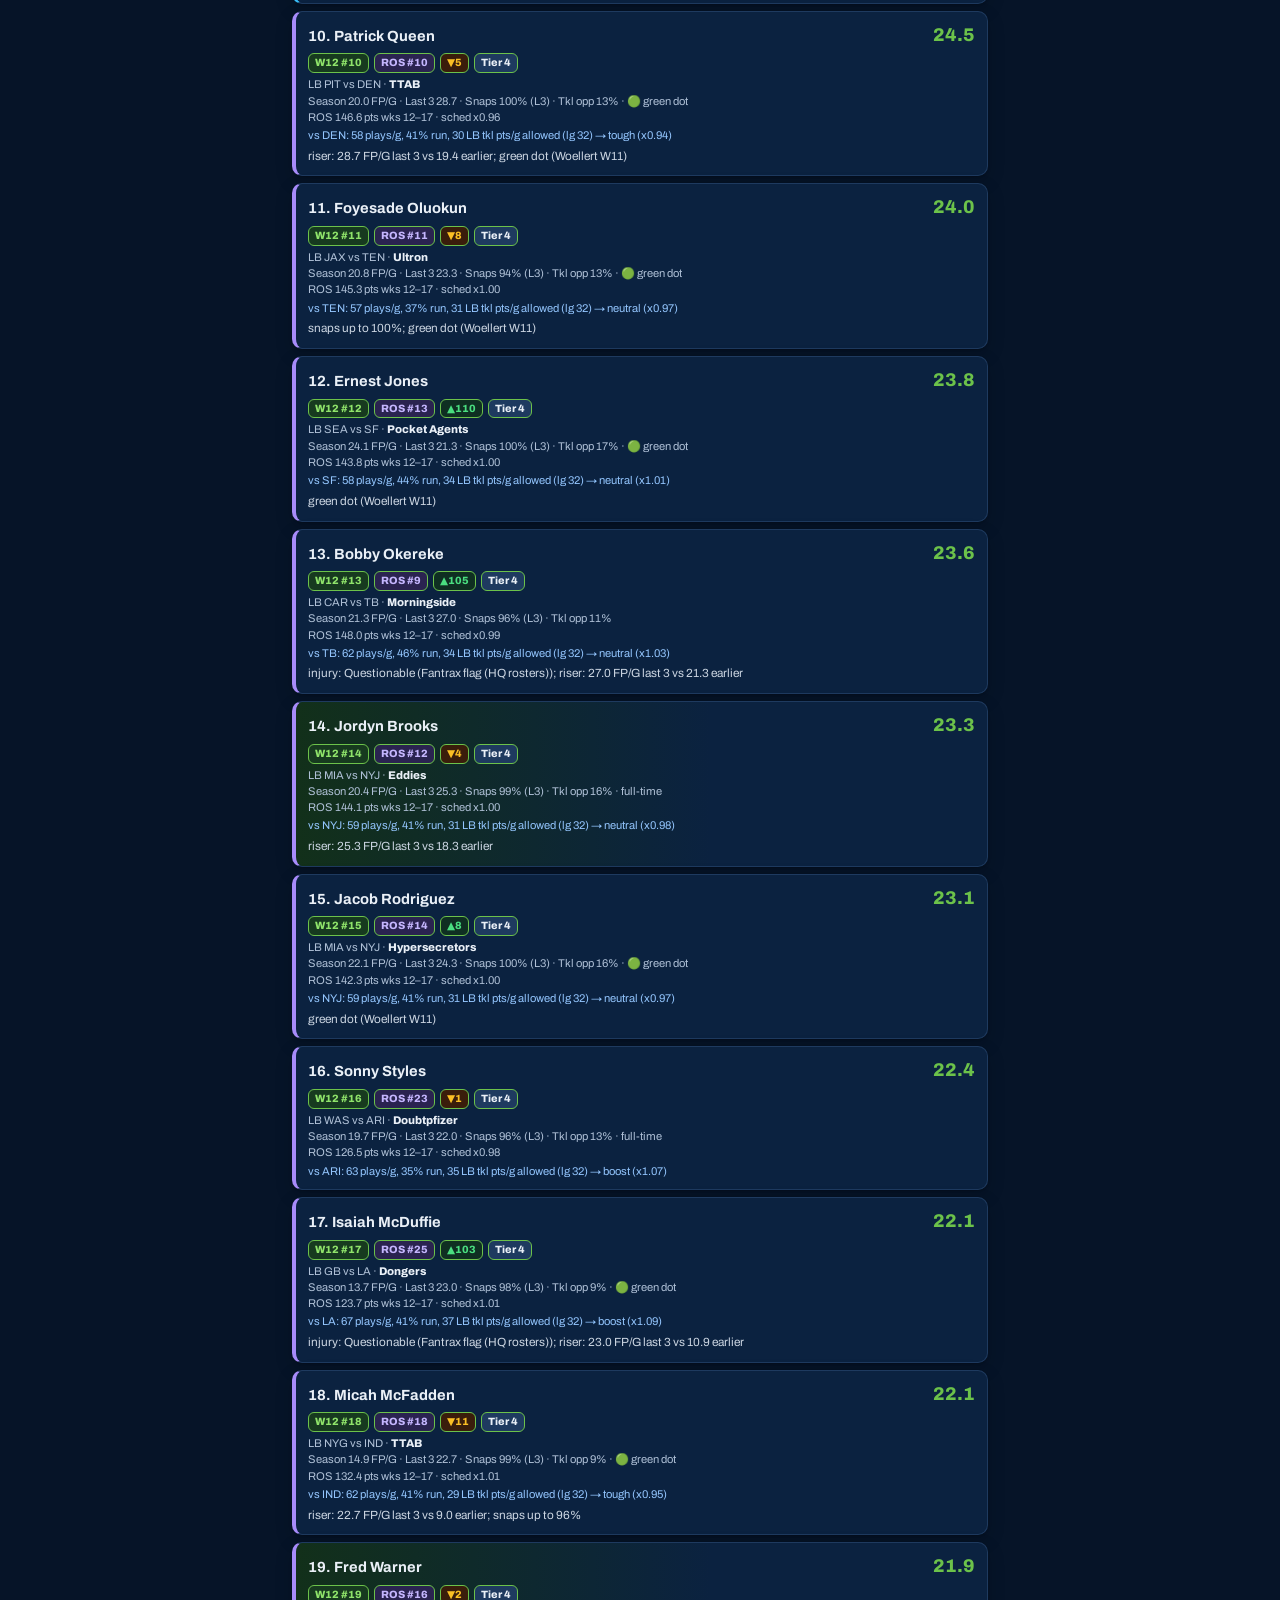
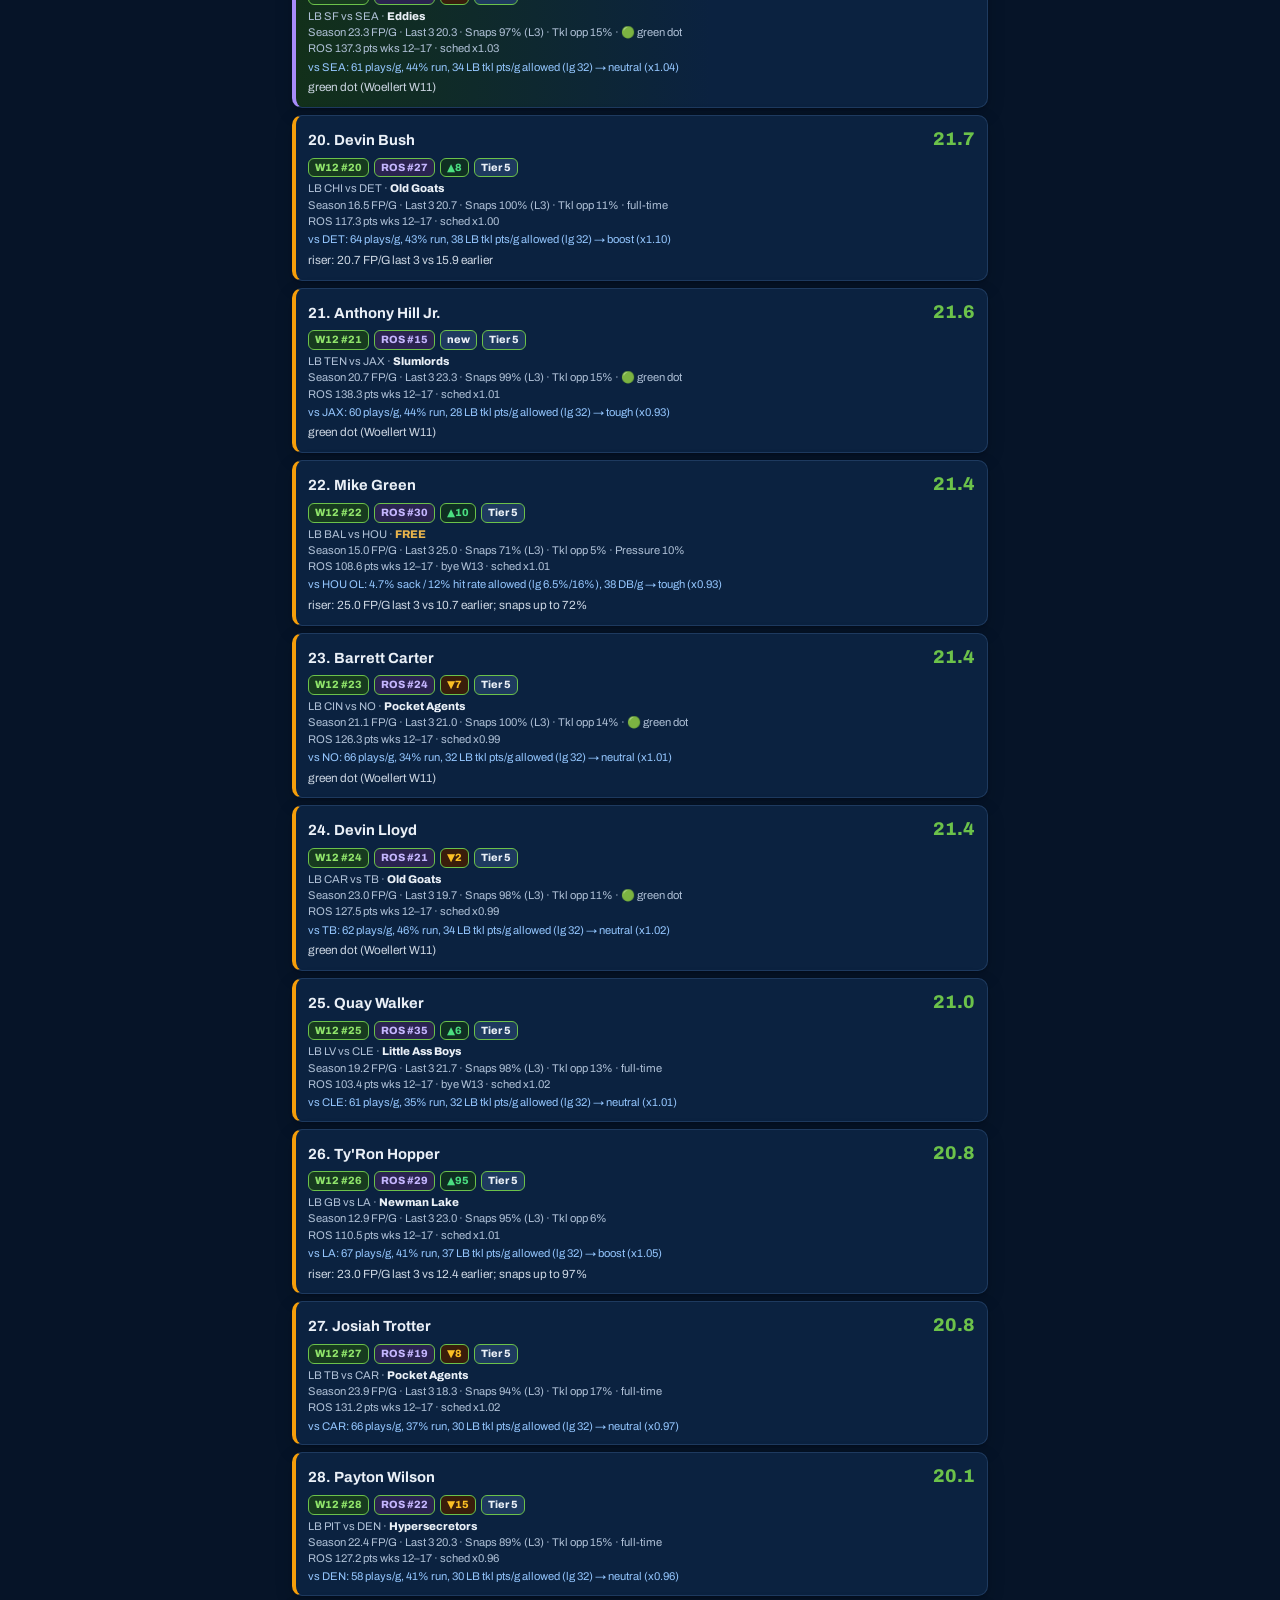
<file: idp.html>
<!DOCTYPE html>
<html lang="en" data-brand="wu-hq">
<head>
<meta charset="utf-8">
<meta name="viewport" content="width=device-width, initial-scale=1">
<meta name="robots" content="noindex, nofollow">
<meta name="googlebot" content="noindex, nofollow">
<meta name="theme-color" content="#061428">
<title>Eddies IDP Rankings</title>
<link rel="icon" href="img/eddies.png">
<link rel="preconnect" href="https://fonts.googleapis.com">
<link rel="preconnect" href="https://fonts.gstatic.com" crossorigin>
<link href="https://fonts.googleapis.com/css2?family=Archivo:wght@400;500;600;700;800&display=swap" rel="stylesheet">
<link rel="stylesheet" href="css/hq-tokens.css">
<link rel="stylesheet" href="css/warroom.css">
<link rel="stylesheet" href="css/arrival.css">
<style>
main{padding:10px 12px;max-width:720px;margin:0 auto}
.ic{background:var(--ds-surface);border-radius:10px;border-left:4px solid var(--ds-border);padding:10px 12px;margin-bottom:7px}
.ic.t1{border-left-color:var(--ds-accent)}.ic.t2{border-left-color:var(--ds-blue-300)}.ic.t3{border-left-color:#38bdf8}.ic.t4{border-left-color:#a78bfa}.ic.t5{border-left-color:#f59e0b}.ic.t6,.ic.t7,.ic.t8{border-left-color:var(--ds-nav-inactive)}
.ic.mine{background:linear-gradient(90deg,#12301a 0%,var(--ds-surface) 60%)}
.ih{display:flex;justify-content:space-between;gap:8px;align-items:baseline}
.ih b{font-size:.92rem}.ih .pp{font-size:1.15rem;font-weight:800;color:var(--ds-accent);white-space:nowrap}
.im{font-size:.7rem;color:var(--ds-text-muted);margin-top:3px;line-height:1.45}
.im .own{font-weight:800;color:var(--ds-text)}.im .own.free{color:var(--ds-warning)}
.in{font-size:.74rem;margin-top:4px;color:#cbd5e1}
.sh{font-size:.8rem;font-weight:800;color:var(--ds-accent);text-transform:uppercase;letter-spacing:.05em;margin:18px 0 8px}
.claim{border:2px solid var(--ds-warning);border-radius:12px;padding:10px;background:#140f02;margin-bottom:10px}
.claim h2{color:var(--ds-warning);font-size:1rem;margin-bottom:4px}
.bid{display:inline-block;background:var(--ds-warning);color:#140f02;font-weight:800;border-radius:6px;padding:2px 7px;font-size:.8rem}
.jump{display:flex;gap:6px;flex-wrap:wrap;margin:8px 0}
.jump a{background:var(--ds-surface);border:1px solid var(--ds-border);color:var(--ds-text-muted);padding:6px 10px;border-radius:14px;font-size:.72rem;font-weight:700;text-decoration:none}
.est{font-size:.68rem;color:#fcd34d;margin:6px 0}
.rk{display:flex;gap:5px;flex-wrap:wrap;margin-top:4px}
.chip{font-size:.66rem;font-weight:800;border-radius:6px;padding:1px 6px;background:var(--ds-border);color:var(--ds-text);white-space:nowrap}
.chip.wk{background:#173a1f;color:#8fe36a}.chip.ros{background:#2a2350;color:#c4b5fd}
.chip.up{background:#0f2f22;color:#4ade80}.chip.dn{background:#3a1d0b;color:#fbbf24}
.chip.tW{background:#38bdf8;color:var(--ds-on-accent)}.chip.tR{background:var(--ds-warning);color:#140f02}
.mn{font-size:.7rem;margin-top:3px;color:#93c5fd;line-height:1.4}
.sort{display:flex;gap:6px;margin:6px 0 2px}.sort button{flex:1;background:var(--ds-surface);border:1px solid var(--ds-border);color:var(--ds-text-muted);padding:7px;border-radius:8px;font-size:.74rem;font-weight:800}
.sort button.on{background:var(--ds-accent);color:var(--ds-on-accent);border-color:var(--ds-accent)}
.unv{font-size:.66rem;color:#94a3b8;margin:4px 0 0 14px;padding:0}
</style>
</head>
<body>
<div class="sticky-top">
<header><div class="hdr"><img src="img/eddies.png" alt="Eddies"><div><h1>IDP Rankings</h1>
<div class="sub">Eagle Ridge Eddies · Wheels Up scoring · <a href="index.html">Back to War Room</a></div></div></div></header>
<div class="strip" id="strip">Loading…</div>
</div>
<main id="root"></main>
<p class="footer">Projections are estimates from a simple model. Read-only page; no claims or lineup changes are made from here.</p>
<script src="js/arrival.js"></script>
<script>
function e(s){return String(s==null?'':s).replace(/[&<>"]/g,function(c){return{'&':'&amp;','<':'&lt;','>':'&gt;','"':'&quot;'}[c]})}
var TEAM={eddies:'Eddies',dongers:'Dongers',doubtpfizer:'Doubtpfizer',goats:'Old Goats',hyper:'Hypersecretors',lab:'Little Ass Boys',morningside:'Morningside',newman:'Newman Lake',pocket:'Pocket Agents',saltese:'Saltese',slumlords:'Slumlords',substation:'Substation',ttab:'TTAB',ultron:'Ultron',FREE:'FREE'};
function f1(x){return (x==null||isNaN(x))?'–':Number(x).toFixed(1)}
function pct(x){return x==null?'–':Math.round(x*100)+'%'}
function own(l){return '<span class="own'+(l==='FREE'?' free':'')+'">'+e(TEAM[l]||l)+'</span>'}
function chg(c){if(c==null)return '<span class="chip">new</span>';if(c>0)return '<span class="chip up">▲'+c+'</span>';if(c<0)return '<span class="chip dn">▼'+(-c)+'</span>';return '<span class="chip">=</span>'}
function card(r,mode){
 var gd=r.greenDot==='green'?' · 🟢 green dot':(r.greenDot==='full'?' · full-time':'');
 var n=mode==='ros'?r.rosRank:r.weeklyRank;
 return '<div class="ic t'+r.tier+(r.league==='eddies'?' mine':'')+'"><div class="ih"><b>'+n+'. '+e(r.player)+'</b><span class="pp">'+(mode==='ros'?f1(r.rosPPG)+'<small style="font-size:.6rem;color:var(--ds-text-muted)"> ROS/wk</small>':(r.bye?'BYE':f1(r.proj)))+'</span></div>'+
 '<div class="rk"><span class="chip wk">W'+W+' #'+r.weeklyRank+'</span><span class="chip ros">ROS #'+r.rosRank+'</span>'+chg(r.rankChange)+'<span class="chip">Tier '+r.tier+'</span></div>'+
 '<div class="im">'+e(r.pos)+' '+e(r.team)+' '+(r.bye?'· BYE':'vs '+e(r.opp))+' · '+own(r.league)+'<br>Season '+f1(r.fpgSeason)+' FP/G · Last 3 '+f1(r.fpgL3)+' · Snaps '+pct(r.snapShareL3)+' (L3) · Tkl opp '+pct(r.tackleOpp)+(r.passRushProxy>0.03?' · Pressure '+pct(r.passRushProxy):'')+gd+'<br>ROS '+f1(r.rosPts)+' pts wks '+W+'–17'+(r.rosByeWeek?' · bye W'+r.rosByeWeek:'')+(r.rosSOS?' · sched x'+Number(r.rosSOS).toFixed(2):'')+'</div>'+
 (r.matchupNote?'<div class="mn">'+e(r.matchupNote)+'</div>':'')+
 (r.note?'<div class="in">'+e(r.note)+'</div>':'')+'</div>';
}
var W=0,D=null,MODE='wk';
function posHtml(){var h='';['DL','LB','DB'].forEach(function(p){var L=D.positions[p].slice().sort(function(a,b){return MODE==='ros'?a.rosRank-b.rosRank:a.weeklyRank-b.weeklyRank});
 h+='<div class="sh" id="'+p+'">'+p+' · '+(MODE==='ros'?'rest of season':'Week '+W)+' · '+L.length+' players</div>';L.forEach(function(r){h+=card(r,MODE)})});return h}
function setMode(m){MODE=m;document.getElementById('bW').className=m==='wk'?'on':'';document.getElementById('bR').className=m==='ros'?'on':'';document.getElementById('pos').innerHTML=posHtml()}
fetch('data/idp-rankings.json',{cache:'no-store'}).then(function(r){return r.json()}).then(function(d){
 D=d;W=d.week;var f=d.faabContext;
 document.getElementById('strip').innerHTML='Week <span>'+d.week+'</span> · stats thru W'+d.statsThroughWeek+' · FAAB <span>$'+f.eddiesFaabLeft+'</span> · Byes: <span>'+e(d.byeTeams.join(', ')||'none')+'</span>';
 var h=(window.WUArrival?WUArrival.stamp(d.generatedAt):'');
 h+='<div class="est">'+e(d.label)+' Green dots: '+e(String(d.sources.greenDots||'').replace(/\s*\(https?:[^)]*\)/,''))+'.</div>';
 h+='<div class="jump"><a href="#claims">Claim targets</a><a href="#mine">My IDPs</a><a href="#movers">Top movers</a><a href="#DL">DL</a><a href="#LB">LB</a><a href="#DB">DB</a></div>';
 h+='<div class="claim" id="claims"><h2>Free-agent claim targets</h2><div class="im">For the '+e(f.nextClear)+' run. <b>ROS</b> = hold, worth FAAB · <b>WEEKLY</b> = one-week streamer, $0–1. League IDP winning bids: median $'+f.median+', 75th pct $'+f.p75+', top $'+f.max+' ('+f.n+' bids).</div>';
 d.claimTargets.forEach(function(t,i){h+='<div class="ic t1"><div class="ih"><b>'+(i+1)+'. '+e(t.player)+'</b><span class="bid">$'+t.bid+' ($'+t.range[0]+'–'+t.range[1]+')</span></div>'+
  '<div class="rk"><span class="chip '+(t.tag==='ROS'?'tR':'tW')+'">'+e(t.tag)+'</span><span class="chip wk">W'+W+' '+e(t.pos)+'#'+t.weeklyRank+'</span><span class="chip ros">ROS '+e(t.pos)+'#'+t.rosRank+'</span></div>'+
  '<div class="im">'+e(t.pos)+' '+e(t.team)+' vs '+e(t.opp)+' · proj '+f1(t.proj)+' · ROS '+f1(t.rosPPG)+'/wk · Season '+f1(t.fpgSeason)+' · L3 '+f1(t.fpgL3)+' · Snaps '+pct(t.snapShareL3)+(t.rosByeWeek?' · bye W'+t.rosByeWeek:'')+'</div>'+
  (t.matchupNote?'<div class="mn">'+e(t.matchupNote)+'</div>':'')+(t.note?'<div class="in">'+e(t.note)+'</div>':'')+'</div>'});
 h+='</div>';
 if(d.eddies&&d.eddies.length){h+='<div class="sh" id="mine">My IDPs (Eddies)</div>';d.eddies.forEach(function(m){h+='<div class="ic mine"><div class="ih"><b>'+e(m.player)+'</b><span class="pp">'+f1(m.proj)+'</span></div><div class="rk"><span class="chip wk">W'+W+' '+e(m.pos)+'#'+m.weeklyRank+'</span><span class="chip ros">ROS '+e(m.pos)+'#'+m.rosRank+'</span>'+(m.injury?'<span class="chip dn">'+e(m.injury)+'</span>':'')+'</div><div class="mn">'+e(m.matchupNote)+'</div></div>'})}
 h+='<div class="sh" id="movers">Top movers · rank vs last file (W'+(W-1)+')</div>';
 d.movers.up.forEach(function(m){h+='<div class="ic t2"><div class="ih"><b>▲ '+e(m.player)+'</b><span class="pp">+'+m.change+'</span></div><div class="im">'+e(m.pos)+' '+e(m.team)+' · '+own(m.league)+' · '+e(m.pos)+m.prevRank+' → '+e(m.pos)+m.weeklyRank+' · proj '+f1(m.prevProj)+' → '+f1(m.proj)+' · ROS #'+m.rosRank+'</div></div>'});
 d.movers.down.forEach(function(m){h+='<div class="ic t5"><div class="ih"><b>▼ '+e(m.player)+'</b><span class="pp" style="color:#f59e0b">'+m.change+'</span></div><div class="im">'+e(m.pos)+' '+e(m.team)+' · '+own(m.league)+' · '+e(m.pos)+m.prevRank+' → '+e(m.pos)+m.weeklyRank+' · proj '+f1(m.prevProj)+' → '+f1(m.proj)+' · ROS #'+m.rosRank+'</div></div>'});
 h+='<div class="sort"><button id="bW" class="on" onclick="setMode(\'wk\')">Week '+W+' ranks</button><button id="bR" onclick="setMode(\'ros\')">Rest of season</button></div>';
 h+='<div id="pos"></div>';
 if(d.unverified&&d.unverified.length){h+='<div class="sh">Unverified inputs</div><ul class="unv">';d.unverified.forEach(function(u){h+='<li>'+e(u)+'</li>'});h+='</ul>'}
 document.getElementById('root').innerHTML=h;document.getElementById('pos').innerHTML=posHtml();
}).catch(function(err){console.error(err);document.getElementById('strip').textContent='Could not load data/idp-rankings.json'});
</script>
</body>
</html>
</file>
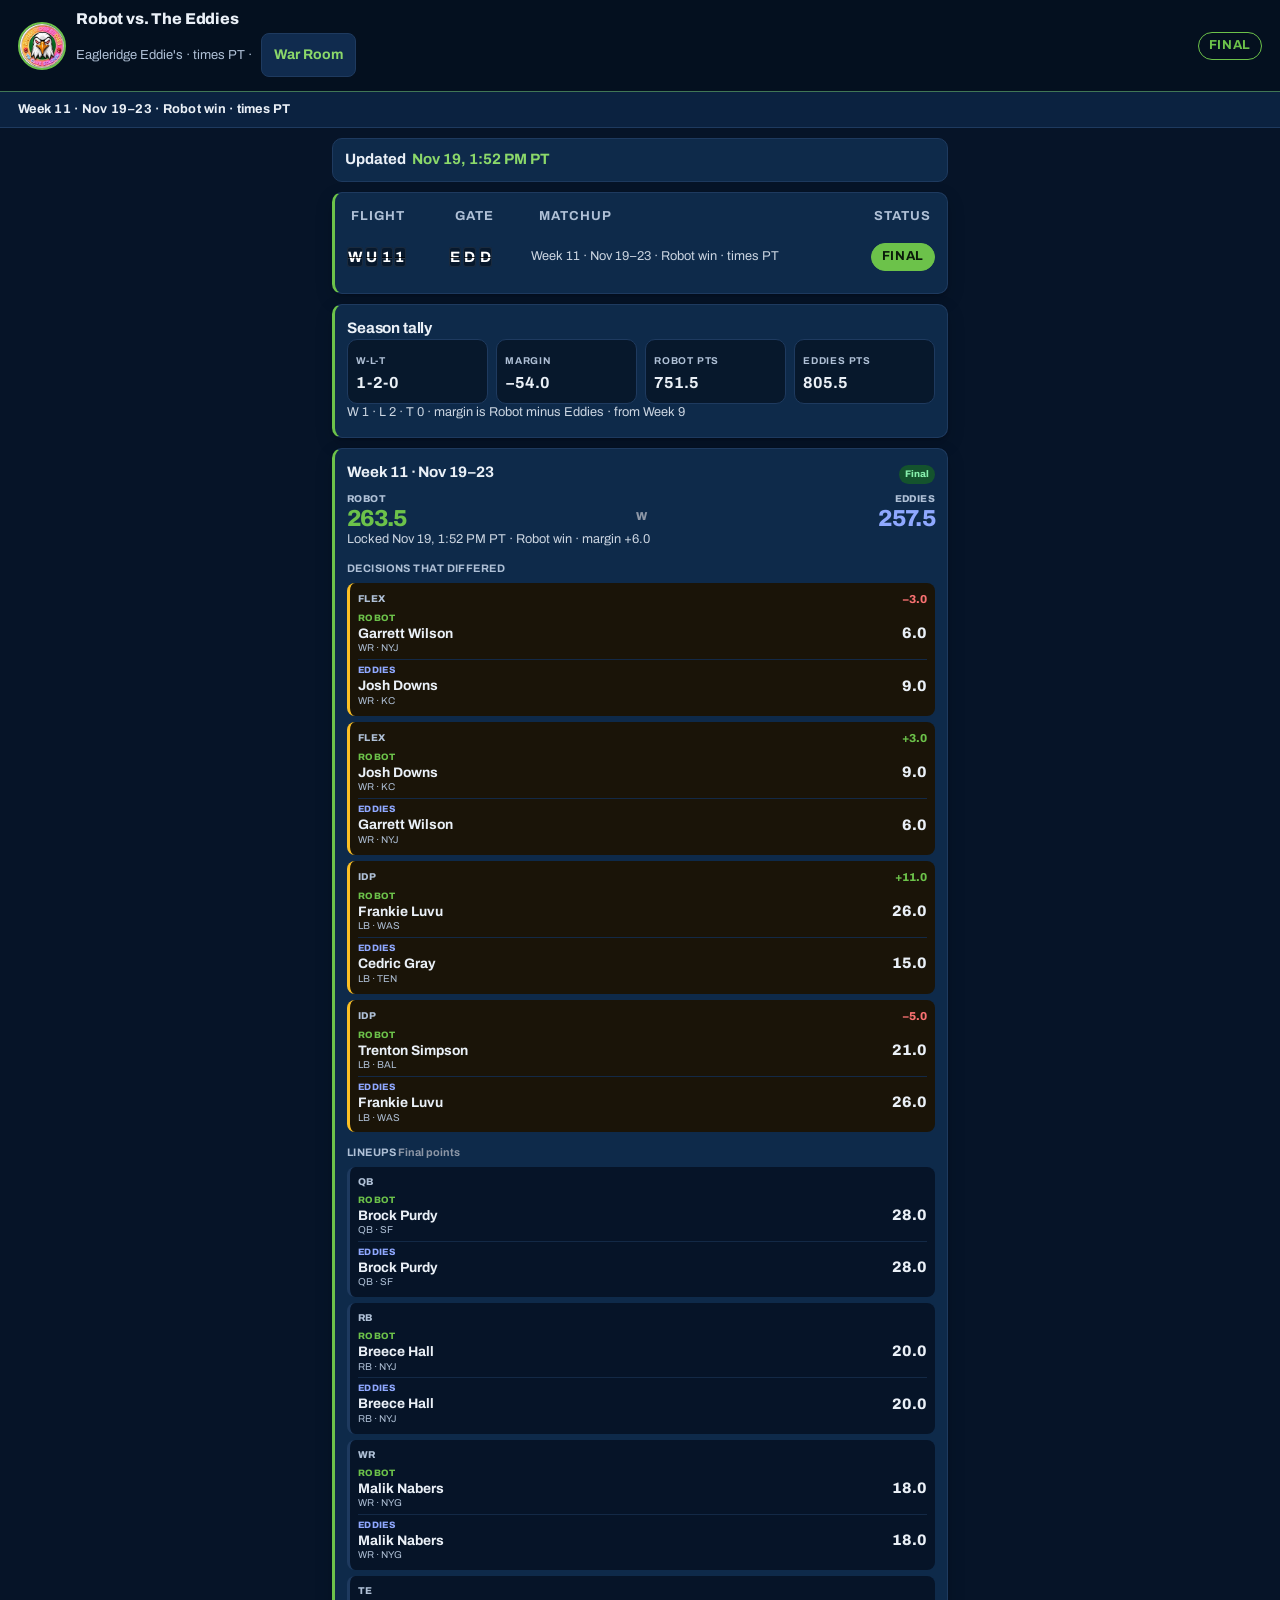
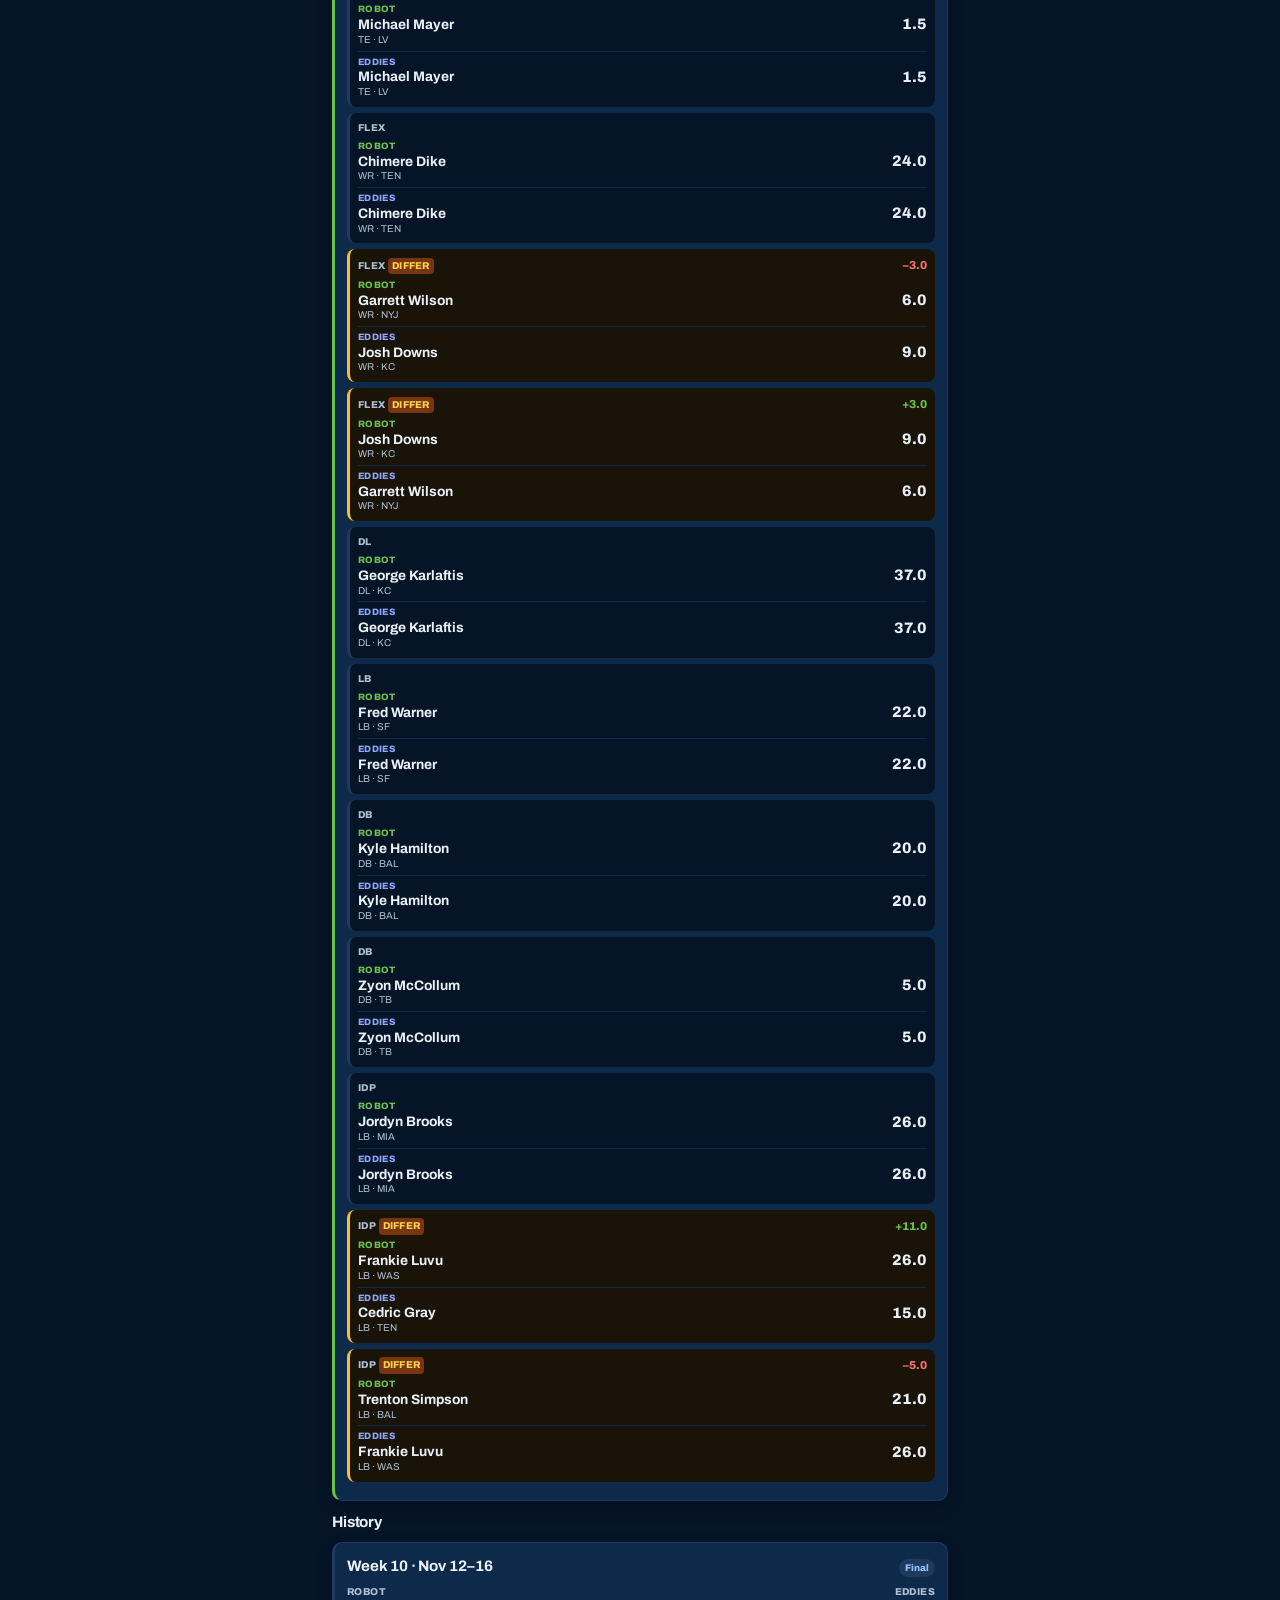
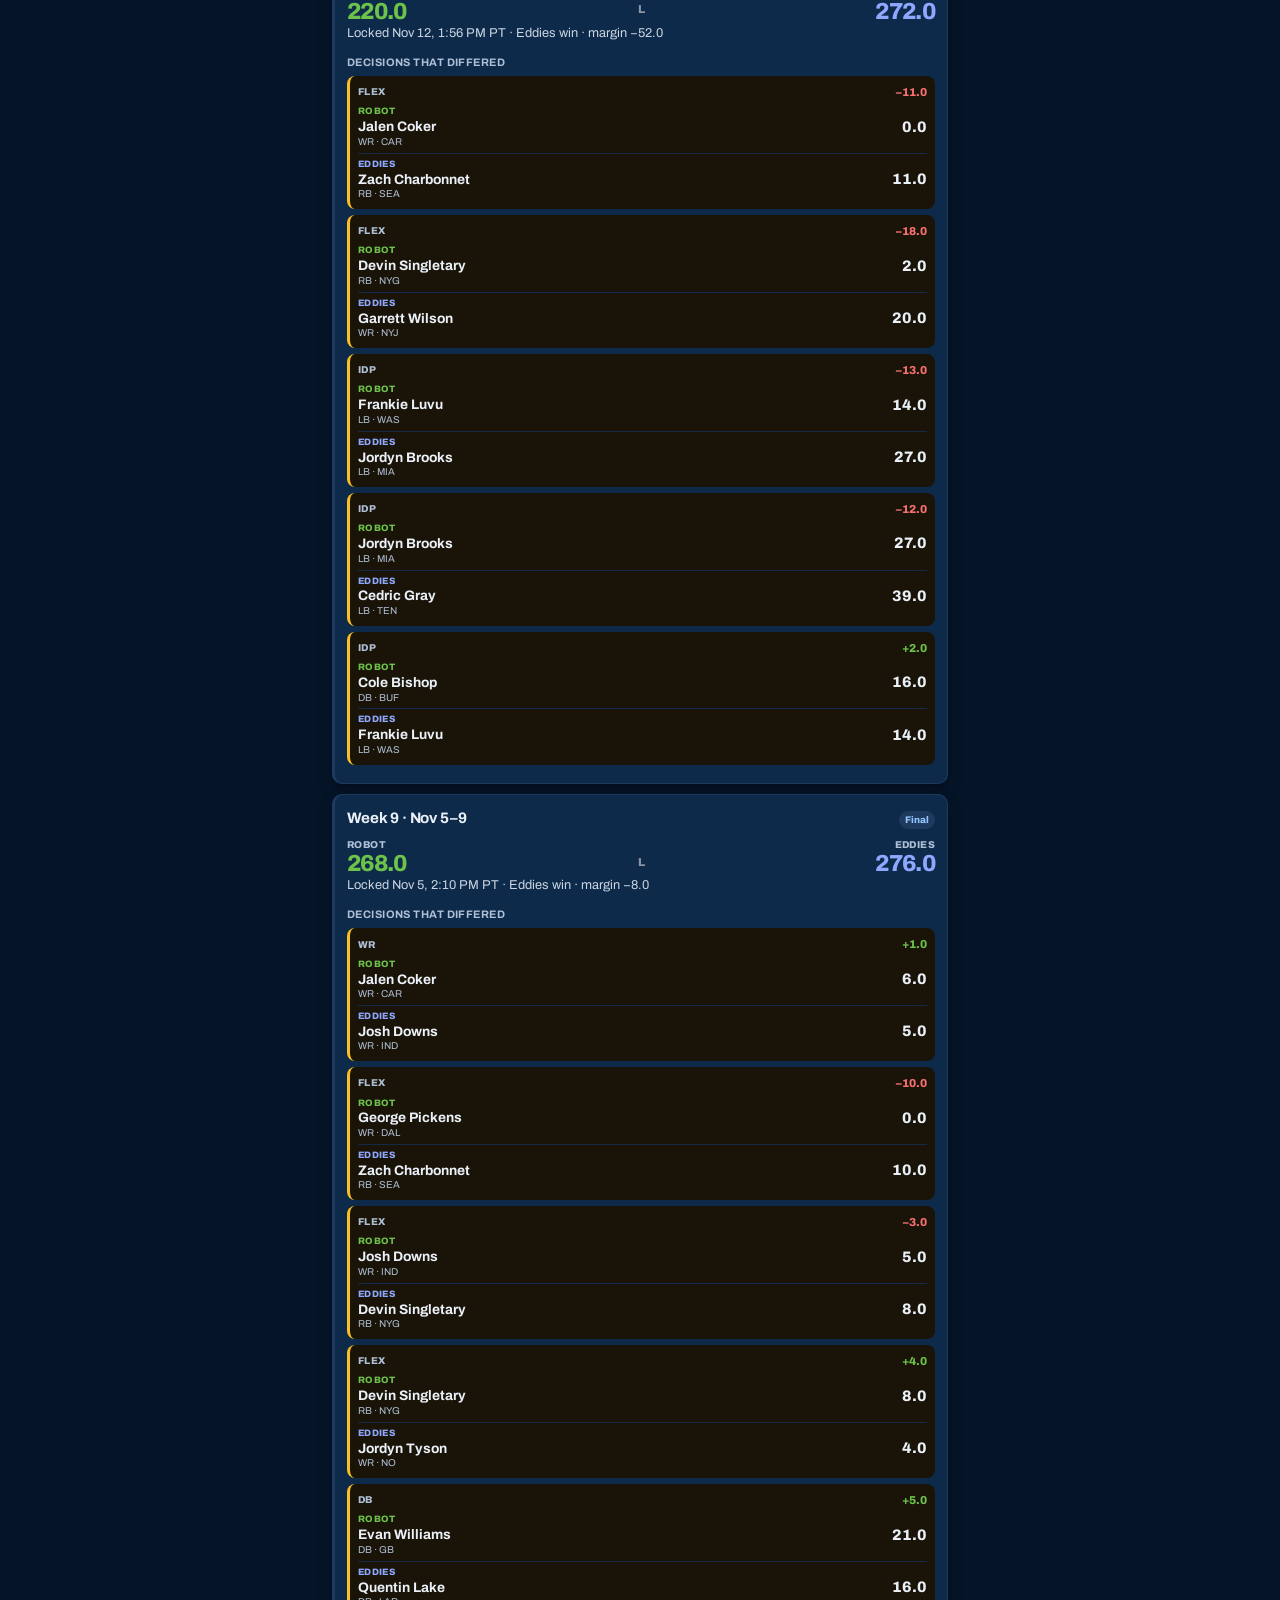
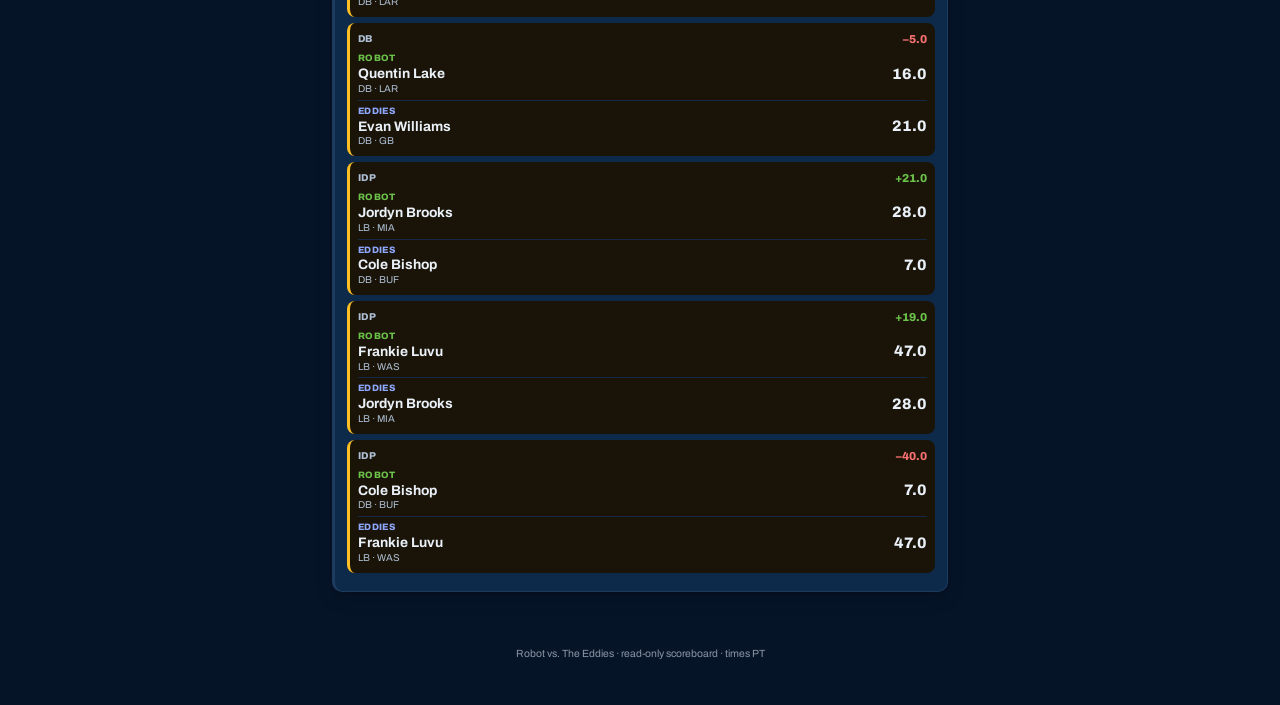
<file: robot-vs-bill.html>
<!DOCTYPE html>
<html lang="en" data-brand="wu-hq">
<head>
<meta charset="utf-8">
<meta name="viewport" content="width=device-width, initial-scale=1">
<meta name="robots" content="noindex, nofollow">
<meta name="googlebot" content="noindex, nofollow">
<meta name="theme-color" content="#061428">
<title>Robot vs. The Eddies</title>
<link rel="icon" href="img/eddies.png">
<link rel="preconnect" href="https://fonts.googleapis.com">
<link rel="preconnect" href="https://fonts.gstatic.com" crossorigin>
<link href="https://fonts.googleapis.com/css2?family=Archivo:wght@400;500;600;700;800&display=swap" rel="stylesheet">
<link rel="stylesheet" href="css/hq-tokens.css">
<link rel="stylesheet" href="css/warroom.css">
<link rel="stylesheet" href="css/arrival.css">
<style>
body.rv{overflow-x:hidden}
.rv .hdr > div:not(.tools){flex:1;min-width:0}
.rv .tools{flex:0 0 auto}
.rv h1{font-size:.98rem;line-height:1.15}
.rv .sub{line-height:1.35}
.rv .sub a{color:var(--ds-accent);text-decoration:none;white-space:nowrap}
.rv .badge.wait{background:#78350f;color:#fcd34d}
.rv-main{max-width:640px;margin:0 auto;padding:10px 12px 28px}
.rv-tally h2,.rv-card h2,.rv-hist-title{font-size:.95rem;margin:0}
.rv-head{display:flex;justify-content:space-between;align-items:baseline;gap:8px;margin-bottom:8px}
.rv-head h2{min-width:0;overflow-wrap:anywhere}
.rv-score{display:grid;grid-template-columns:minmax(0,1fr) auto minmax(0,1fr);gap:8px;align-items:end}
.rv-score span{display:block;font-size:.62rem;font-weight:800;letter-spacing:.04em;text-transform:uppercase;color:var(--ds-text-muted)}
.rv-score b{display:block;font-size:1.45rem;font-weight:800;color:var(--ds-accent);letter-spacing:-.03em;line-height:1.05}
.rv-right{text-align:right}
.rv-right b{color:var(--ds-blue-300)}
.rv-mid{font-size:.72rem;font-weight:800;color:var(--ds-nav-inactive);padding-bottom:6px}
.rv-sub{font-size:.75rem;color:#cbd5e1;margin:8px 0}
.rv-empty{font-size:.84rem;line-height:1.4;margin:8px 0}
.rv-chips{display:flex;flex-wrap:wrap;gap:4px}
.rv-chips span{font-size:.62rem;font-weight:800;padding:3px 6px;border-radius:99px;background:var(--ds-bg);color:var(--ds-text-muted)}
.rv-pill{font-size:.6rem;font-weight:800;padding:2px 6px;border-radius:99px;background:#1e293b;color:#cbd5e1;flex-shrink:0}
.rv-pill.win,.rv-pill.final{background:#14532d;color:#86efac}
.rv-pill.loss{background:var(--ds-border);color:#93c5fd}
.rv-pill.tie{background:#1e293b;color:#cbd5e1}
.rv-pill.pending{background:#78350f;color:#fcd34d}
.rv-card h3,.rv-dec{font-size:.72rem}
.rv-card h3{margin:12px 0 6px;color:var(--ds-text-muted);text-transform:uppercase;letter-spacing:.04em;font-size:.68rem}
.rv-caption{font-weight:700;color:var(--ds-nav-inactive);text-transform:none;letter-spacing:0}
.rv-slot,.rv-dec{background:var(--ds-bg);border-radius:8px;padding:8px 8px 4px;margin-bottom:6px;border-left:3px solid var(--ds-border)}
.rv-slot.differ,.rv-dec{border-left-color:#fbbf24;background:#1a1408}
.rv-slot-h{display:flex;justify-content:space-between;align-items:center;gap:8px;font-size:.62rem;font-weight:800;letter-spacing:.04em;text-transform:uppercase;color:var(--ds-text-muted)}
.rv-flag{display:inline-block;background:#78350f;color:#fcd34d;border-radius:4px;padding:1px 4px;letter-spacing:.03em}
.rv-side{display:grid;grid-template-columns:minmax(0,1fr) auto;grid-template-areas:"tag pts" "who pts";column-gap:8px;align-items:center;padding:4px 0}
.rv-side + .rv-side{border-top:1px solid var(--wr-rule)}
.rv-tag{grid-area:tag;font-size:.58rem;font-weight:800;letter-spacing:.04em;text-transform:uppercase;color:var(--ds-accent)}
.rv-side.eddies .rv-tag{color:var(--ds-blue-300)}
.rv-who{grid-area:who;min-width:0}
.rv-player{display:block;font-weight:700;font-size:.86rem;line-height:1.2;overflow-wrap:anywhere}
.rv-player.muted{color:var(--ds-nav-inactive);font-weight:700}
.rv-meta{display:block;font-size:.62rem;color:var(--ds-text-muted);line-height:1.3}
.rv-pad{padding:0 0 4px}
.rv-pts{grid-area:pts;font-size:.95rem;font-weight:800;color:var(--ds-text);white-space:nowrap}
.rv-swing{font-size:.72rem;font-weight:800;letter-spacing:0;text-transform:none}
.rv-swing.up{color:var(--ds-accent)}
.rv-swing.down{color:#f87171}
.rv-swing.flat{color:var(--ds-text-muted)}
.rv-hist-title{margin:4px 0 8px}
.rv-history .card{border-left-color:var(--ds-border)}
@media (max-width:389px){
  .rv-main{padding:8px 8px 24px}
  .rv h1{font-size:.9rem}
  .rv-score b{font-size:1.28rem}
  .rv-player{font-size:.8rem}
}
</style>
</head>
<body class="rv">
<div class="sticky-top">
<header>
  <div class="hdr">
    <img src="img/eddies.png" alt="Eddies">
    <div>
      <h1>Robot vs. The Eddies</h1>
      <div class="sub"><span id="clubSub">Eagleridge Eddie's</span> · times PT · <a href="index.html">War Room</a></div>
    </div>
    <div class="tools" id="headBadges"></div>
  </div>
</header>
<div class="strip" id="strip">Loading the scoreboard…</div>
</div>
<main class="rv-main" id="root"></main>
<p class="footer">Robot vs. The Eddies · read-only scoreboard · times PT</p>
<script src="js/robot-scoreboard.js"></script>
<script src="js/arrival.js"></script>
<script>
(function () {
  var escMap = {"&": "&amp;", "<": "&lt;", ">": "&gt;", '"': "&quot;"};
  function esc(s) {
    return String(s == null ? "" : s).replace(/[&<>"]/g, function (c) { return escMap[c]; });
  }
  function $(id) { return document.getElementById(id); }
  var BASE = "data/robot-vs-bill/";

  function bust(url) {
    return url + (url.indexOf("?") >= 0 ? "&" : "?") + "t=" + Date.now();
  }

  function loadJson(url) {
    return fetch(bust(url), { cache: "no-store" }).then(function (r) {
      if (!r.ok) throw new Error(String(r.status));
      return r.json();
    });
  }

  function paint(model) {
    var week = model.current;
    var badge = !week.locked ? "NOT LOCKED" : week.status === "final" ? "FINAL" : "PENDING";
    var cls = !week.locked ? "wait" : week.status === "final" ? "ok" : "wait";
    $("headBadges").innerHTML = '<span class="badge ' + cls + '">' + esc(badge) + "</span>";
    $("clubSub").textContent = model.club;
    var bits = ["Week " + week.week];
    if (week.windowLabel) bits.push(week.windowLabel);
    bits.push(week.statusLabel);
    bits.push("times PT");
    $("strip").textContent = bits.join(" · ");
    var flight = window.WUArrival ? WUArrival.flightCode(week.week) : ("WU" + week.week);
    var kind = !week.locked ? "delayed" : (week.status === "final" ? "final" : "ontime");
    var head = window.WUArrival ? WUArrival.matchup({
      flight: flight,
      gate: "EDD",
      statusLabel: badge,
      statusKind: kind,
      body: "<p class=\"tiny\" style=\"margin:0\">" + esc(bits.join(" · ")) + "</p>"
    }) : "";
    var when = week.lockLabel && week.lockLabel !== "Not yet locked" ? week.lockLabel : "";
    $("root").innerHTML = (window.WUArrival ? WUArrival.stamp(when) : "") + head + WURobot.render(model);
  }

  function fail() {
    $("strip").textContent = "Scoreboard unavailable";
    $("root").innerHTML = '<section class="card"><h2>Scoreboard unavailable</h2><p>The scoreboard data could not be read.</p></section>';
  }

  function load() {
    return loadJson(BASE + "season.json").then(function (season) {
      var weeks = season.weeks || [];
      return Promise.all(weeks.map(function (w) {
        var file = w.file || ("w" + String(w.week).padStart(2, "0") + ".json");
        return loadJson(BASE + file).catch(function () { return null; });
      })).then(function (docs) {
        return WURobot.buildModel(season, docs.filter(Boolean));
      });
    }).then(paint).catch(fail);
  }

  load();
  setInterval(load, 5 * 60 * 1000);
})();
</script>
</body>
</html>
</file>
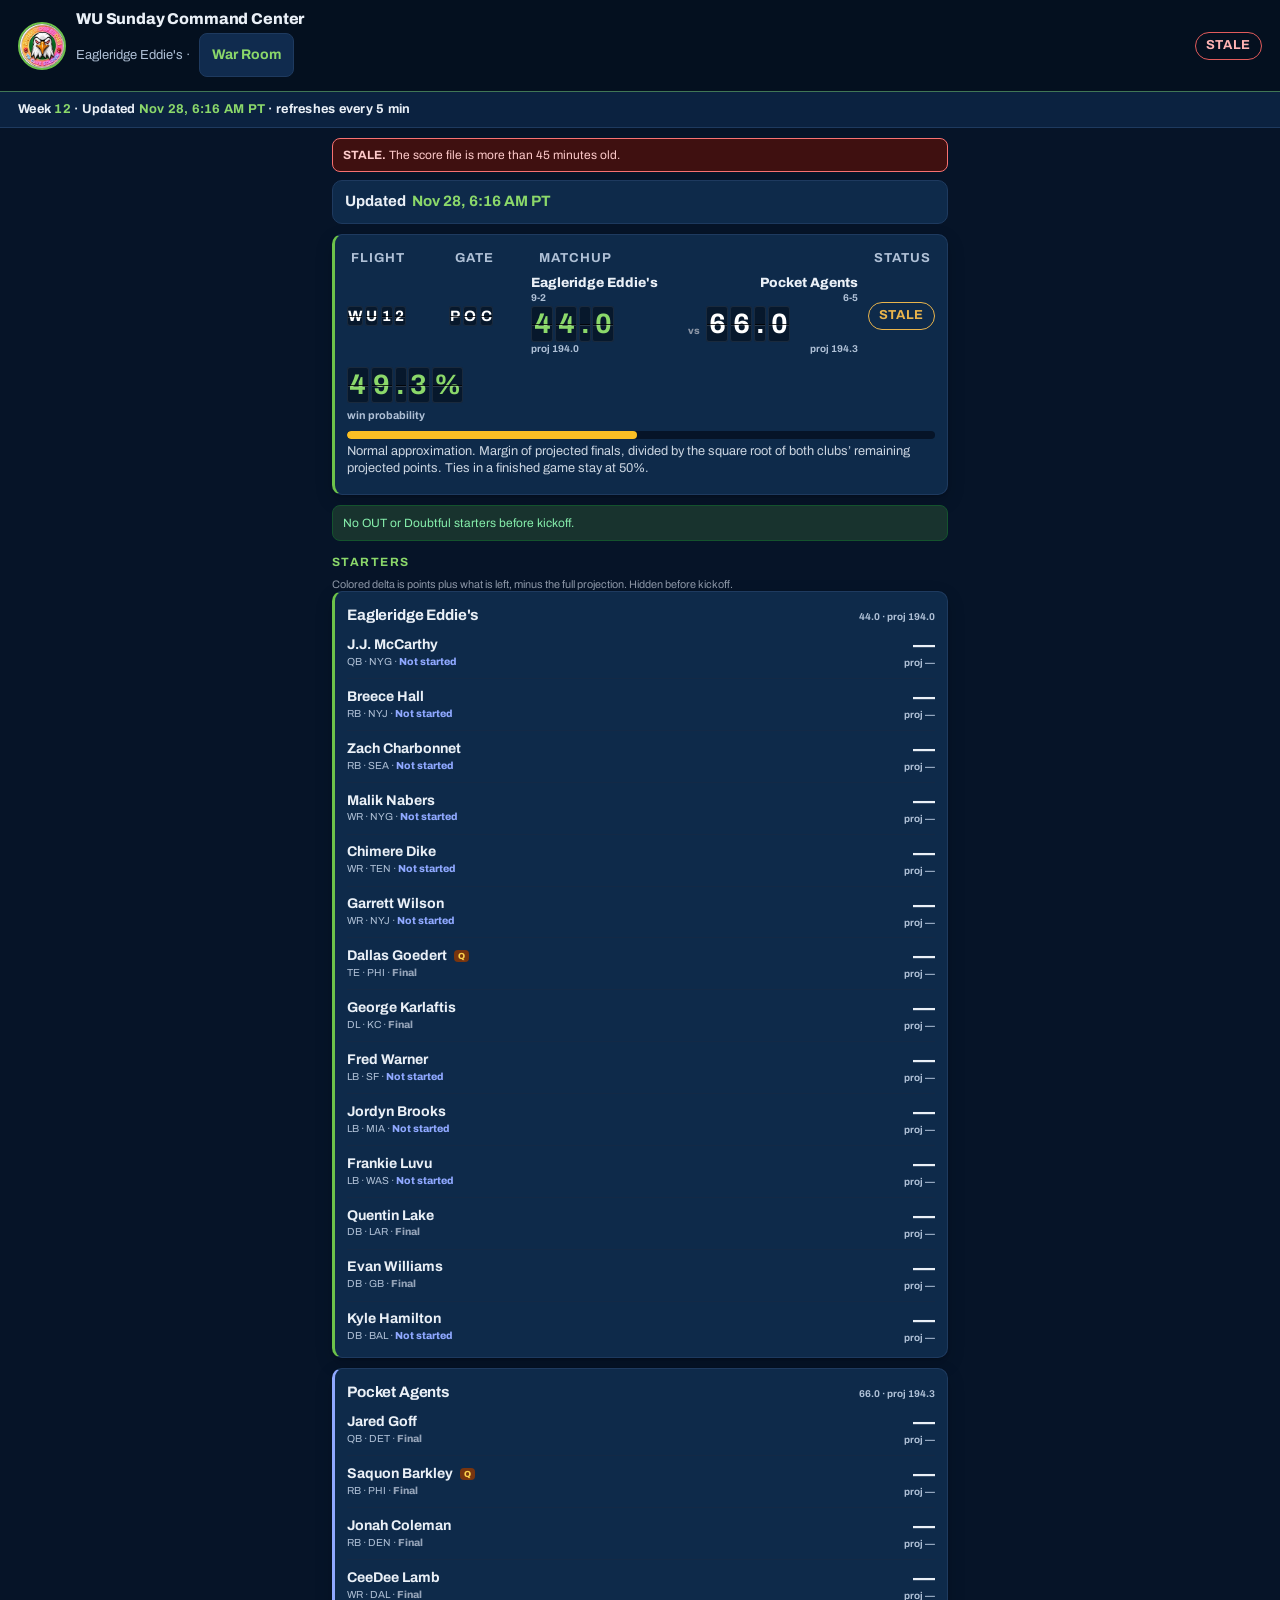
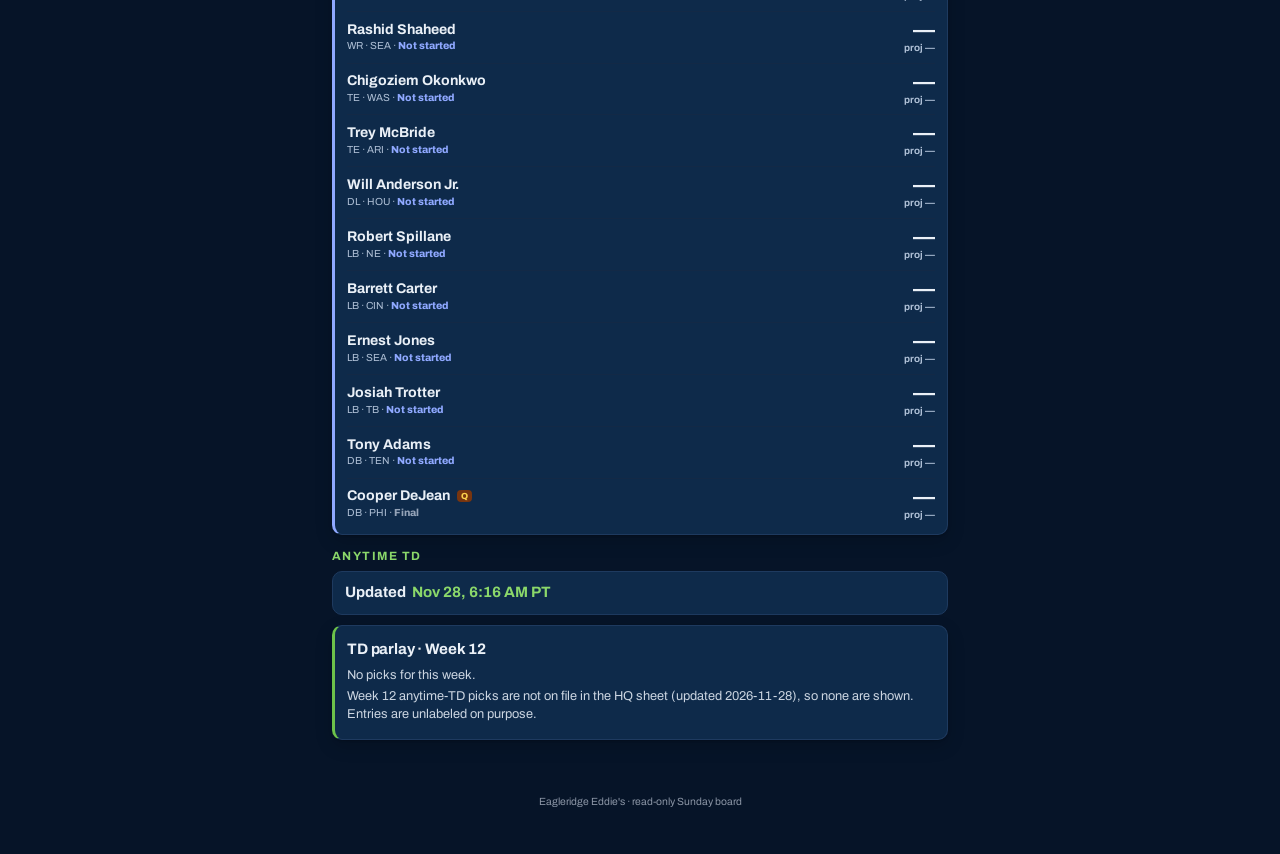
<file: sunday.html>
<!DOCTYPE html>
<html lang="en" data-brand="wu-hq">
<head>
<meta charset="utf-8">
<meta name="viewport" content="width=device-width, initial-scale=1">
<meta name="robots" content="noindex, nofollow">
<meta name="googlebot" content="noindex, nofollow">
<meta name="theme-color" content="#061428">
<title>WU Sunday Command Center</title>
<link rel="icon" href="img/eddies.png">
<link rel="preconnect" href="https://fonts.googleapis.com">
<link rel="preconnect" href="https://fonts.gstatic.com" crossorigin>
<link href="https://fonts.googleapis.com/css2?family=Archivo:wght@400;500;600;700;800&display=swap" rel="stylesheet">
<link rel="stylesheet" href="css/hq-tokens.css">
<link rel="stylesheet" href="css/warroom.css">
<link rel="stylesheet" href="css/arrival.css">
<style>
body.su{overflow-x:hidden}
.su .hdr > div:not(.tools){flex:1;min-width:0}
.su .tools{flex:0 0 auto}
.su-main{max-width:640px;margin:0 auto;padding:10px 12px 28px}
.su h1{font-size:.98rem;line-height:1.15}
.su .sub a{color:var(--ds-accent);text-decoration:none}
.su-banner{margin-bottom:8px}
.su-stale{background:#3f1010;border:1px solid #f87171;color:#fecaca;border-radius:8px;padding:8px 10px;font-size:.75rem;margin-bottom:8px;line-height:1.35}
.su-card{overflow:visible}
.su-vs{display:grid;grid-template-columns:minmax(0,1fr) auto minmax(0,1fr);gap:6px;align-items:end}
.su-club{font-weight:800;font-size:.84rem;line-height:1.15;overflow-wrap:anywhere}
.su-rec{font-size:.62rem;color:var(--ds-text-muted);font-weight:700;margin-top:1px}
.su-score{font-size:1.55rem;font-weight:800;color:var(--ds-accent);line-height:1.05;letter-spacing:-.03em}
.su-proj{display:block;font-size:.62rem;color:var(--ds-text-muted);font-weight:700}
.su-right{text-align:right}
.su-mid{font-size:.62rem;font-weight:800;color:var(--ds-nav-inactive);padding-bottom:18px}
.su-win{margin-top:10px}
.su-win b{font-size:1.15rem}
.su-win span{font-size:.68rem;color:var(--ds-text-muted);font-weight:700}
.su-bar{height:8px;background:var(--ds-bg);border-radius:99px;margin:6px 0 4px;overflow:hidden}
.su-bar i{display:block;height:100%;border-radius:99px;background:var(--ds-accent)}
.su-bar i.mid{background:#fbbf24}
.su-bar i.bad{background:#f87171}
.su-formula{font-size:.62rem;color:var(--ds-nav-inactive);line-height:1.35}
.su-alert{background:#3f1010;border:1px solid #f87171;color:#fecaca;border-radius:8px;padding:8px 10px;margin-bottom:10px}
.su-alert h2{font-size:.68rem;letter-spacing:.04em;text-transform:uppercase;margin:0 0 4px;color:#fca5a5}
.su-alert p{font-size:.78rem;line-height:1.35;margin:0 0 6px}
.su-alert p:last-child{margin-bottom:0}
.su-alert b{color:#fff}
.su-ok{background:color-mix(in srgb, var(--ds-accent) 18%, var(--ds-bg));border:1px solid #14532d;color:#86efac;border-radius:8px;padding:8px 10px;font-size:.75rem;margin-bottom:10px}
.su-team{border-left-color:var(--ds-blue-300)}
.su-head{display:flex;justify-content:space-between;align-items:baseline;gap:8px}
.su-head h2{font-size:.95rem;margin:0;overflow-wrap:anywhere}
.su-player{display:grid;grid-template-columns:minmax(0,1fr) auto;gap:8px;align-items:center;padding:7px 0;border-bottom:1px solid var(--wr-rule)}
.su-player:last-child{border-bottom:0;padding-bottom:0}
.su-name{font-weight:700;font-size:.88rem;line-height:1.2;overflow-wrap:anywhere}
.su-meta{font-size:.64rem;color:var(--ds-text-muted);margin-top:1px;line-height:1.3}
.su-pts{text-align:right;min-width:58px}
.su-pts b{display:block;font-size:.95rem;color:var(--ds-text);line-height:1.1}
.su-delta{display:block;font-size:.68rem;font-weight:800}
.su-delta.up{color:var(--ds-accent)}
.su-delta.down{color:#f87171}
.su-delta.flat{color:var(--ds-text-muted)}
.su-inj{font-style:normal;font-size:.55rem;font-weight:800;padding:1px 4px;border-radius:4px;margin-left:4px;vertical-align:1px}
.su-inj.q{background:#78350f;color:#fcd34d}
.su-inj.d{background:#7c2d12;color:#fdba74}
.su-inj.out,.su-inj.ir{background:#7f1d1d;color:#fca5a5}
.su-st{font-weight:800}
.su-st.live{color:var(--ds-accent)}
.su-st.final{color:#94a3b8}
.su-st.not_started{color:var(--ds-blue-300)}
.su-dot{display:inline-block;width:7px;height:7px;border-radius:50%;background:var(--ds-accent);margin-right:3px;vertical-align:middle}
.su-pick{display:grid;grid-template-columns:minmax(0,1fr) auto;gap:8px;align-items:center;padding:6px 0;border-bottom:1px solid var(--wr-rule)}
.su-pick:last-child{border-bottom:0}
.su-pill{font-size:.6rem;font-weight:800;padding:2px 6px;border-radius:99px}
.su-pill.yes{background:#14532d;color:#86efac}
.su-pill.no{background:#7f1d1d;color:#fca5a5}
.su-pill.pending{background:#78350f;color:#fcd34d}
.su-pill.na{background:#1e293b;color:#94a3b8}
.su-life{font-size:.78rem;margin:0 0 6px}
.su-life.alive{color:#86efac}
.su-life.hit{color:var(--ds-accent)}
.su-life.dead{color:#fca5a5}
@media (max-width:389px){
  .su-score{font-size:1.4rem}
  .su-club{font-size:.78rem}
}
</style>
</head>
<body class="su">
<div class="sticky-top">
<header>
  <div class="hdr">
    <img src="img/eddies.png" alt="Eddies">
    <div>
      <h1>WU Sunday Command Center</h1>
      <div class="sub"><span id="clubSub">Eagleridge Eddie's</span> · <a href="index.html">War Room</a></div>
    </div>
    <div class="tools" id="headBadges"></div>
  </div>
</header>
<div class="strip" id="strip">Loading Sunday…</div>
</div>
<main class="su-main" id="root"></main>
<p class="footer">Eagleridge Eddie's · read-only Sunday board</p>
<script src="js/sunday.js"></script>
<script src="js/arrival.js"></script>
<script>
(function () {
  var escMap = {"&": "&amp;", "<": "&lt;", ">": "&gt;", '"': "&quot;"};
  function esc(s) {
    return String(s == null ? "" : s).replace(/[&<>"]/g, function (c) { return escMap[c]; });
  }
  function $(id) { return document.getElementById(id); }
  var refreshMs = WUSunday.REFRESH_MS;
  var lastFetch = 0;
  var timer = 0;

  function bust(url) {
    return url + (url.indexOf("?") >= 0 ? "&" : "?") + "t=" + Date.now();
  }

  function loadJson(url) {
    return fetch(bust(url), { cache: "no-store" }).then(function (r) {
      if (!r.ok) throw new Error(r.status + " " + url);
      return r.json();
    });
  }

  function meta(row) {
    var bits = [];
    if (row.pos) bits.push(row.pos);
    if (row.nflTeam) bits.push(row.nflTeam);
    if (row.slot && row.slot !== row.pos) bits.push(row.slot);
    return bits.join(" · ");
  }

  function injuryHtml(code) {
    if (!code) return "";
    var cls = code === "OUT" ? "out" : code === "IR" ? "ir" : code === "D" ? "d" : "q";
    return ' <i class="su-inj ' + cls + '">' + esc(code) + "</i>";
  }

  function statusHtml(row) {
    var dot = row.status === "live" ? '<i class="su-dot"></i>' : "";
    return '<span class="su-st ' + esc(row.status) + '">' + dot + esc(row.statusLabel) + "</span>";
  }

  function playerHtml(row) {
    var delta = row.deltaLabel
      ? '<span class="su-delta ' + esc(row.deltaTone) + '">' + esc(row.deltaLabel) + "</span>"
      : "";
    return '<div class="su-player"><div class="su-who"><div class="su-name">' + esc(row.player) + injuryHtml(row.injury) +
      '</div><div class="su-meta">' + esc(meta(row)) + " · " + statusHtml(row) + "</div></div>" +
      '<div class="su-pts"><b>' + (window.WUArrival ? WUArrival.flaps(row.pointsLabel) : esc(row.pointsLabel)) + "</b>" + delta +
      '<span class="su-proj">proj ' + esc(row.projection == null ? "—" : row.projection.toFixed(1)) + "</span></div></div>";
  }

  function teamBlock(side, extraClass) {
    var rows = side.starters.map(playerHtml).join("");
    return '<section class="card ' + extraClass + '"><div class="su-head"><h2>' + esc(side.name) +
      "</h2><span class=\"su-proj\">" + esc(side.scoreLabel) + " · proj " + esc(side.projectedLabel) +
      "</span></div>" + rows + "</section>";
  }

  function alertHtml(a) {
    var who = esc(a.player) + " (" + esc(a.pos) + ", " + esc(a.nflTeam) + ")";
    var line = "<b>" + esc(a.team) + "</b> · " + who + " is <b>" + esc(a.injuryLabel) + "</b> before kickoff.";
    if (a.swap) {
      line += " Swap in <b>" + esc(a.swap.player) + "</b>";
      if (a.swap.pos || a.swap.nflTeam) {
        line += " (" + esc([a.swap.pos, a.swap.nflTeam].filter(Boolean).join(", ")) + ")";
      }
      line += ".";
      if (a.swap.note) line += " " + esc(a.swap.note) + ".";
    }
    return "<p>" + line + "</p>";
  }

  function parlayHtml(p) {
    var life = p.state === "alive" ? "The parlay is still alive."
      : p.state === "hit" ? "The parlay hit."
      : p.state === "dead" ? "The parlay is dead."
      : "No picks for this week.";
    var rows = p.picks.map(function (pick) {
      var cls = pick.result === "Yes" ? "yes" : pick.result === "No" ? "no" : pick.result === "N/A" ? "na" : "pending";
      var label = pick.result === "pending" ? "Pending" : pick.result;
      return '<div class="su-pick"><div><div class="su-name">' + esc(pick.pick) +
        '</div><div class="su-meta">' + esc(pick.participant) + "</div></div>" +
        '<span class="su-pill ' + cls + '">' + esc(label) + "</span></div>";
    }).join("");
    var counts = p.state === "empty" ? "" : '<p class="tiny">' + p.yes + " hit · " + p.no + " miss · " + p.pending + " pending</p>";
    var note = p.note ? '<p class="tiny">' + esc(p.note) + "</p>" : "";
    var when = window.WUArrival && p.updatedAt ? WUArrival.stamp(p.updatedAt) : "";
    return when + '<section class="card"><h2>TD parlay · Week ' + esc(p.week) + '</h2><p class="su-life ' + esc(p.state) + '">' +
      esc(life) + "</p>" + counts + rows + note + "</section>";
  }

  function render(model) {
    var badges = "";
    if (model.sample || model.parlaySample) badges += '<span class="badge sample">SAMPLE</span>';
    badges += model.stale ? '<span class="badge stale">STALE</span>' : '<span class="badge ok">FRESH</span>';
    $("headBadges").innerHTML = badges;
    $("clubSub").textContent = model.featured.name;
    var when = model.updatedLabel || "unknown time";
    $("strip").innerHTML = "Week <span>" + esc(model.week) + "</span> · Updated <span>" + esc(when) +
      "</span> · refreshes every " + esc(model.refreshMinutes) + " min";

    var html = "";
    if (model.sample || model.parlaySample) {
      html += '<div class="banner su-banner">Sample data, clearly marked. Scores and picks are placeholders until a job refreshes the JSON.</div>';
    }
    if (model.stale) {
      html += '<div class="su-stale"><b>STALE.</b> The score file is more than ' + esc(WUSunday.STALE_MINUTES) + " minutes old.</div>";
    }
    var bar = Math.max(0, Math.min(100, Math.round(model.winProb * 1000) / 10));
    var scoreFlap = function (text, extra) {
      return window.WUArrival ? WUArrival.flaps(text, extra == null ? "is-hero" : extra) : esc(text);
    };
    html += window.WUArrival ? WUArrival.stamp(model.updatedAt || model.updatedLabel) : "";
    html += '<section class="card su-card dep-game">';
    html += '<div class="dep-game-head"><span>Flight</span><span>Gate</span><span class="dep-head-match">Matchup</span><span>Status</span></div>';
    html += '<div class="dep-game-top"><div class="dep-codes">';
    html += '<div class="dep-flight"><span class="dep-k">Flight</span>' + scoreFlap(window.WUArrival ? WUArrival.flightCode(model.week) : ("WU" + model.week), "is-code") + "</div>";
    html += '<div class="dep-gate"><span class="dep-k">Gate</span>' + scoreFlap(window.WUArrival ? WUArrival.code(model.opponent.name, 3) : "VS", "is-code") + "</div>";
    html += '</div><div class="dep-status">' + (window.WUArrival ? WUArrival.chip(model.stale ? "STALE" : "FRESH", model.stale ? "delayed" : "ontime") : "") + "</div>";
    html += '<div class="dep-dest"><div class="su-vs">' +
      '<div><div class="su-club">' + esc(model.featured.name) + "</div>" +
      (model.featured.record ? '<div class="su-rec">' + esc(model.featured.record) + "</div>" : "") +
      '<div class="su-score">' + scoreFlap(model.featured.scoreLabel, "is-hero is-win") + '</div><span class="su-proj">proj ' +
      esc(model.featured.projectedLabel) + "</span></div>" +
      '<div class="su-mid">vs</div>' +
      '<div class="su-right"><div class="su-club">' + esc(model.opponent.name) + "</div>" +
      (model.opponent.record ? '<div class="su-rec">' + esc(model.opponent.record) + "</div>" : "") +
      '<div class="su-score">' + scoreFlap(model.opponent.scoreLabel, "is-hero") + '</div><span class="su-proj">proj ' +
      esc(model.opponent.projectedLabel) + "</span></div></div></div></div>" +
      '<div class="su-win"><b class="su-delta ' + (model.winTone === "bad" ? "down" : model.winTone === "mid" ? "flat" : "up") + '">' +
      scoreFlap(model.winPctLabel, model.winTone === "bad" ? "is-hero" : "is-hero is-win") + '</b> <span>win probability</span>' +
      '<div class="su-bar" role="img" aria-label="Win probability ' + esc(model.winPctLabel) + '"><i class="' +
      esc(model.winTone) + '" style="width:' + bar + '%"></i></div>' +
      '<p class="su-formula">Normal approximation. Margin of projected finals, divided by the square root of both clubs’ remaining projected points. Ties in a finished game stay at 50%.</p></div></section>';

    if (model.alerts.length) {
      html += '<section class="su-alert"><h2>Lock alerts</h2>' + model.alerts.map(alertHtml).join("") + "</section>";
    } else {
      html += '<div class="su-ok">No OUT or Doubtful starters before kickoff.</div>';
    }
    html += '<div class="sec">Starters</div><p class="tiny">Colored delta is points plus what is left, minus the full projection. Hidden before kickoff.</p>';
    html += teamBlock(model.featured, "");
    html += teamBlock(model.opponent, "su-team");
    html += '<div class="sec">Anytime TD</div>';
    html += parlayHtml(model.parlay);
    $("root").innerHTML = html;
  }

  function fail(err) {
    $("strip").textContent = "Could not load Sunday data";
    if (!$("root").childNodes.length) {
      $("root").innerHTML = '<div class="su-stale">' + esc(err && err.message ? err.message : "Load failed") + "</div>";
    }
  }

  function load() {
    var cfgUrl = "data/sunday/config.json";
    return loadJson(cfgUrl).then(function (config) {
      var liveUrl = (config && config.live) || "data/sunday/live.json";
      var parlayUrl = (config && config.parlay) || "data/td-parlay.json";
      return Promise.all([liveUrl, parlayUrl].map(loadJson)).then(function (pair) {
        var model = WUSunday.buildModel(pair[0], pair[1], config, Date.now());
        if (!model.ok) throw new Error(model.error);
        if (model.parlay && pair[1]) model.parlay.updatedAt = pair[1].updatedAt;
        refreshMs = Math.max(1, model.refreshMinutes) * 60 * 1000;
        lastFetch = Date.now();
        render(model);
      });
    }).catch(fail);
  }

  function arm() {
    if (timer) clearInterval(timer);
    timer = setInterval(load, refreshMs);
  }

  load().then(arm);
  document.addEventListener("visibilitychange", function () {
    if (document.visibilityState === "visible" && Date.now() - lastFetch >= refreshMs) load();
  });
})();
</script>
</body>
</html>
</file>
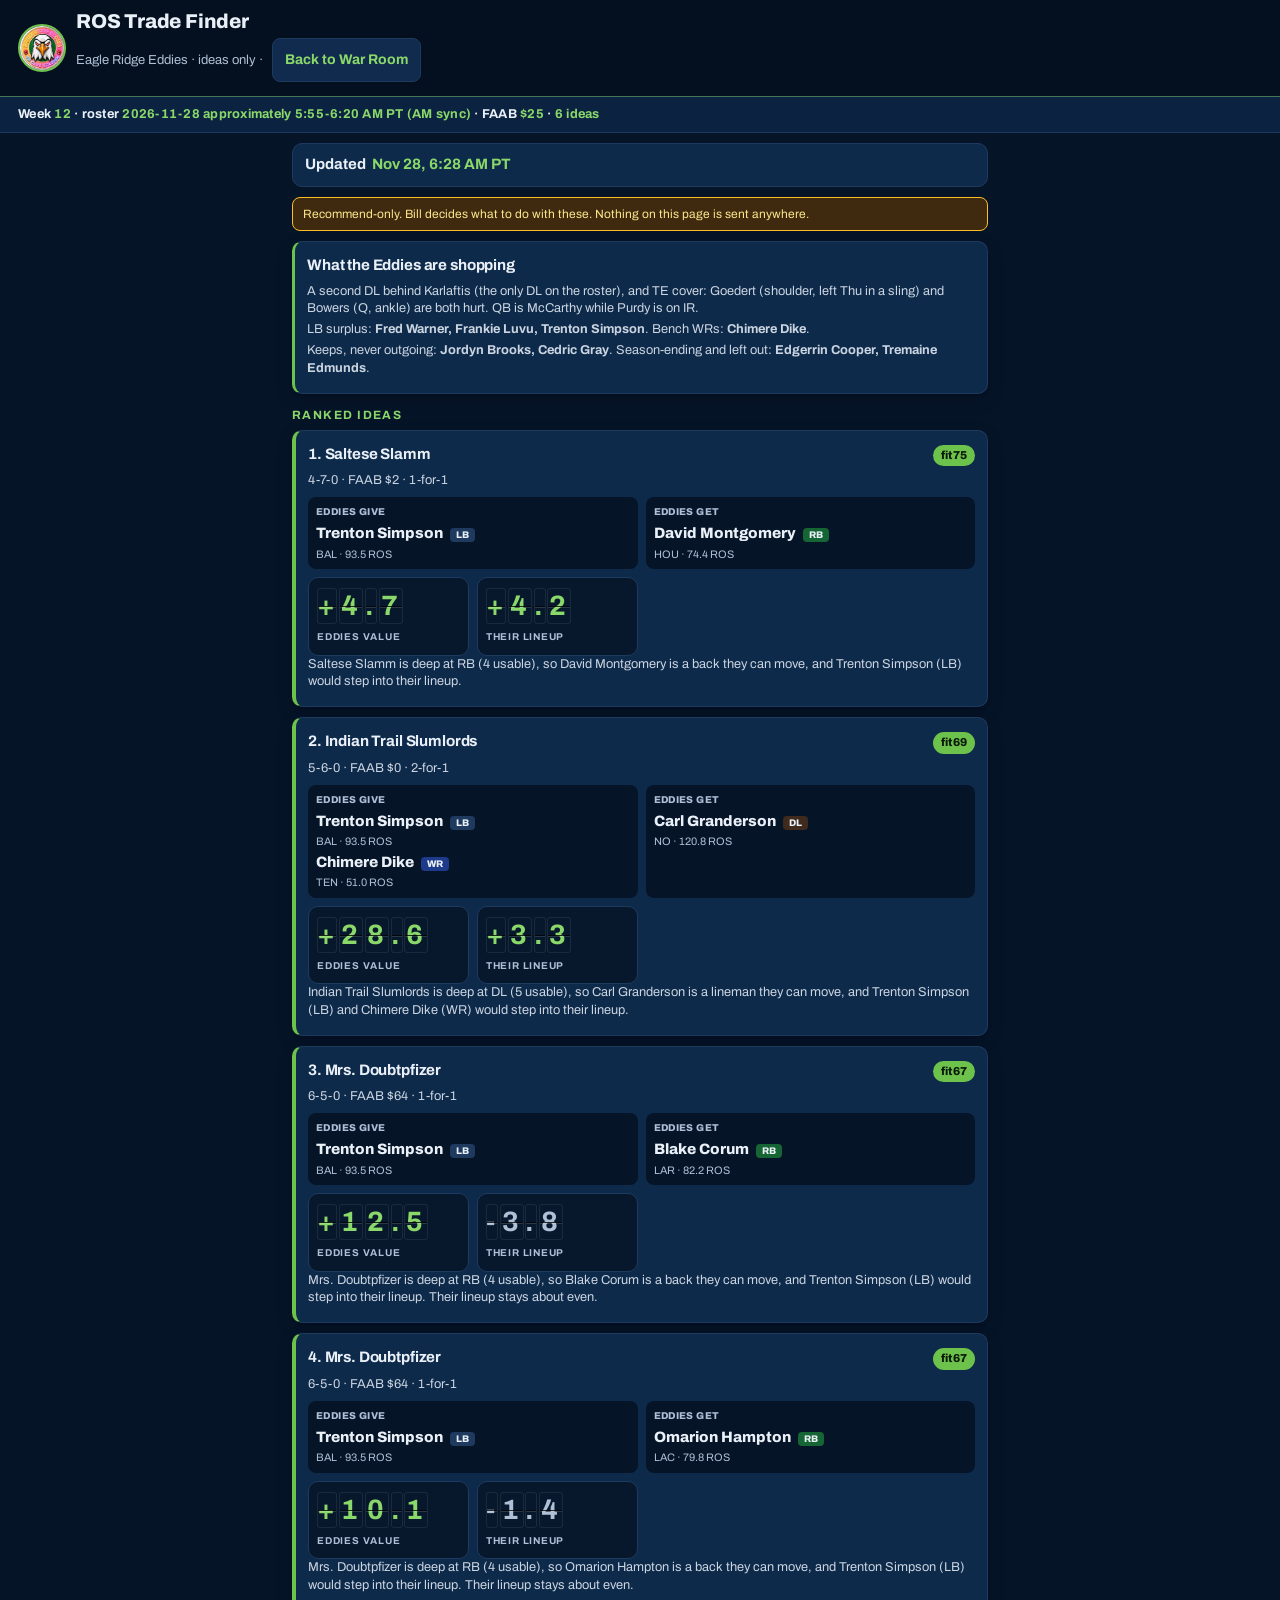
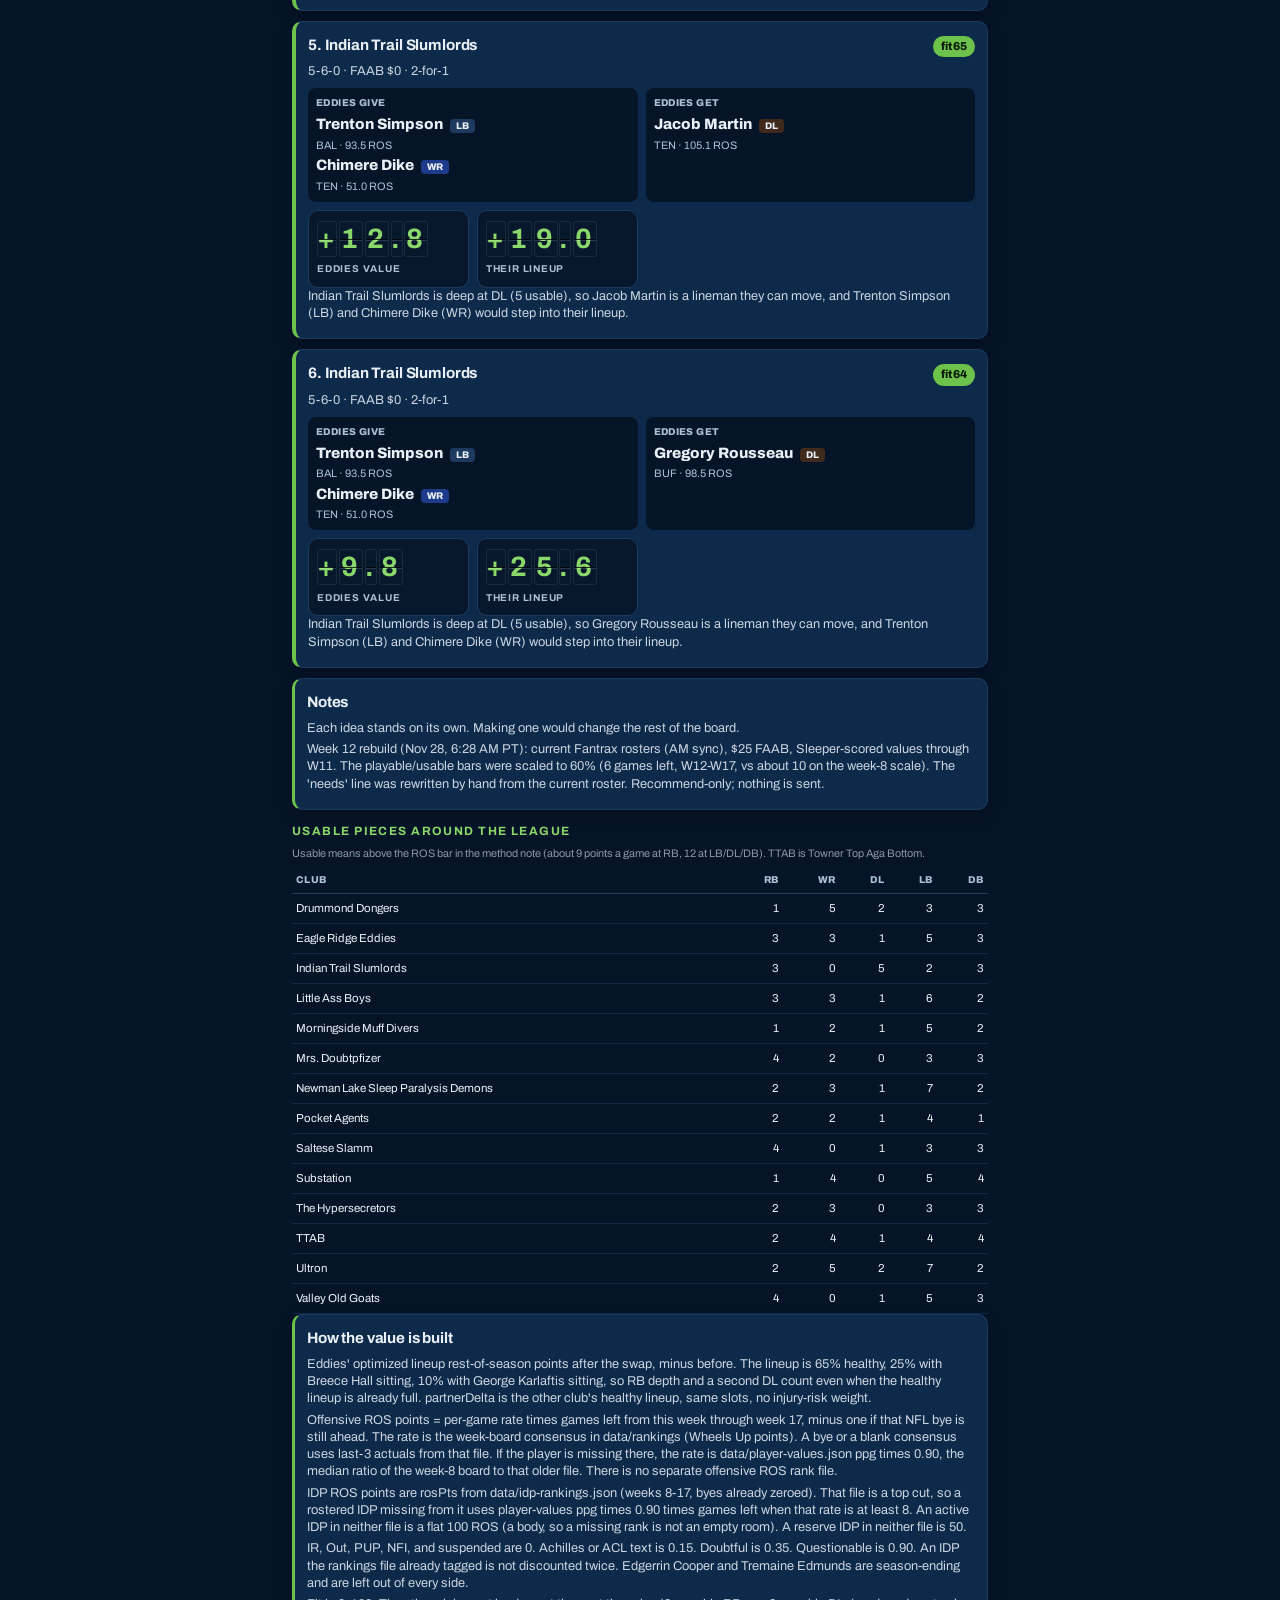
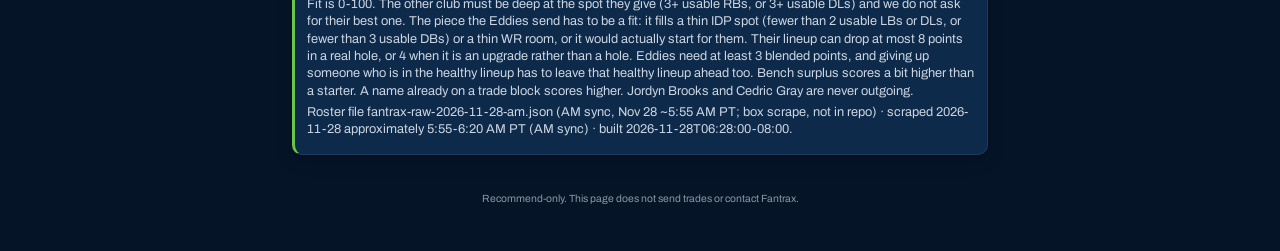
<file: trade-finder.html>
<!DOCTYPE html>
<html lang="en" data-brand="wu-hq">
<head>
<meta charset="utf-8">
<meta name="viewport" content="width=device-width, initial-scale=1">
<meta name="robots" content="noindex, nofollow">
<meta name="googlebot" content="noindex, nofollow">
<meta name="theme-color" content="#061428">
<title>Eddies ROS Trade Finder</title>
<link rel="icon" href="img/eddies.png">
<link rel="preconnect" href="https://fonts.googleapis.com">
<link rel="preconnect" href="https://fonts.gstatic.com" crossorigin>
<link href="https://fonts.googleapis.com/css2?family=Archivo:wght@400;500;600;700;800&display=swap" rel="stylesheet">
<link rel="stylesheet" href="css/hq-tokens.css">
<link rel="stylesheet" href="css/warroom.css">
<link rel="stylesheet" href="css/arrival.css">
<style>
main{padding:10px 12px;max-width:720px;margin:0 auto}
.idea{border-left-width:4px}
.idea h3{display:flex;justify-content:space-between;gap:8px;align-items:baseline}
.fit{font-size:.72rem;font-weight:800;color:var(--ds-on-accent);background:var(--ds-accent);border-radius:99px;padding:2px 8px;white-space:nowrap}
.swap{display:grid;grid-template-columns:1fr 1fr;gap:8px;margin:8px 0}
.side{background:var(--ds-bg);border-radius:8px;padding:8px}
.side .k{font-size:.62rem;font-weight:800;letter-spacing:.04em;text-transform:uppercase;color:var(--ds-text-muted)}
.side .who{font-weight:800;margin-top:2px}
.side .sub{font-size:.68rem;color:var(--ds-text-muted);margin-top:2px}
.stat b.delta{color:var(--ds-accent);font-size:1.15rem}
.stat b.delta.flat{color:#fcd34d}
.why{margin-top:6px}
.pos{margin-left:4px}
table.sheet td.num,table.sheet th.num{text-align:right}
tr.mine td{color:#86efac}
</style>
</head>
<body>
<div class="sticky-top">
<header><div class="hdr"><img src="img/eddies.png" alt="Eddies"><div><h1>ROS Trade Finder</h1>
<div class="sub">Eagle Ridge Eddies · ideas only · <a href="index.html">Back to War Room</a></div></div></div></header>
<div class="strip" id="strip">Loading…</div>
</div>
<main id="root"></main>
<p class="footer">Recommend-only. This page does not send trades or contact Fantrax.</p>
<script src="js/arrival.js"></script>
<script>
function e(s){return String(s==null?'':s).replace(/[&<>"]/g,function(c){return{'&':'&amp;','<':'&lt;','>':'&gt;','"':'&quot;'}[c]})}
function club(name){return name==='Towner Top Aga Bottom'?'TTAB':name}
function signed(n){var x=Number(n)||0;return (x>0?'+':'')+x.toFixed(1)}
function side(list){
  return list.map(function(p){
    return '<div class="who">'+e(p.name)+' <span class="pos '+e(p.pos)+'">'+e(p.pos)+'</span></div>'+
      '<div class="sub">'+e(p.nfl||'')+(p.ros!=null?' · '+Number(p.ros).toFixed(1)+' ROS':'')+'</div>';
  }).join('');
}
fetch('data/trade-finder.json',{cache:'no-store'}).then(function(r){return r.json()}).then(function(d){
  document.getElementById('strip').innerHTML='Week <span>'+e(d.week)+'</span> · roster <span>'+e(d.asOfRoster)+'</span> · FAAB <span>$'+e(d.faab)+'</span> · <span>'+d.ideas.length+' ideas</span>';
  var h=(window.WUArrival?WUArrival.stamp(d.generatedAt||d.asOfRoster):'');
  h+='<div class="banner">Recommend-only. Bill decides what to do with these. Nothing on this page is sent anywhere.</div>';
  h+='<div class="card"><h2>What the Eddies are shopping</h2>';
  h+='<p>'+e(d.eddied.needs)+'</p>';
  h+='<p>LB surplus: <b>'+e(d.eddied.surplus.LB.join(', '))+'</b>. Bench WRs: <b>'+e(d.eddied.surplus.WR.join(', '))+'</b>.</p>';
  h+='<p>Keeps, never outgoing: <b>'+e(d.keeps.join(', '))+'</b>. Season-ending and left out: <b>'+e(d.excludedSeasonEnding.join(', '))+'</b>.</p></div>';
  h+='<div class="sec">Ranked ideas</div>';
  d.ideas.forEach(function(idea){
    var tone=idea.valueDelta>0?'':' flat';
    h+='<div class="card idea"><h3><span>'+idea.rank+'. '+e(club(idea.partner))+'</span><span class="fit">fit '+idea.fitScore+'</span></h3>';
    h+='<p class="tiny">'+e(idea.record)+(idea.faab!=null?' · FAAB $'+e(idea.faab):'')+' · '+e(idea.shape)+'</p>';
    h+='<div class="swap"><div class="side"><div class="k">Eddies give</div>'+side(idea.give)+'</div>';
    h+='<div class="side"><div class="k">Eddies get</div>'+side(idea.get)+'</div></div>';
    h+='<div class="statgrid"><div class="stat"><b class="delta'+tone+'">'+(window.WUArrival?WUArrival.flaps(signed(idea.valueDelta), idea.valueDelta>0?'is-hero is-pos':'is-hero'):signed(idea.valueDelta))+'</b><span>Eddies value</span></div>';
    h+='<div class="stat"><b class="delta'+(idea.partnerDelta>=1?'':' flat')+'">'+(window.WUArrival?WUArrival.flaps(signed(idea.partnerDelta), idea.partnerDelta>0?'is-hero is-pos':'is-hero'):signed(idea.partnerDelta))+'</b><span>Their lineup</span></div></div>';
    h+='<p class="why">'+e(idea.whyItWorksForThem)+'</p></div>';
  });
  if(d.notes&&d.notes.length){
    h+='<div class="card"><h3>Notes</h3>';
    d.notes.forEach(function(n){h+='<p>'+e(n)+'</p>'});
    h+='</div>';
  }
  h+='<div class="sec">Usable pieces around the league</div>';
  h+='<p class="tiny">Usable means above the ROS bar in the method note (about 9 points a game at RB, 12 at LB/DL/DB). TTAB is Towner Top Aga Bottom.</p>';
  h+='<div class="scroll"><table class="sheet"><thead><tr><th>Club</th><th class="num">RB</th><th class="num">WR</th><th class="num">DL</th><th class="num">LB</th><th class="num">DB</th></tr></thead><tbody>';
  (d.leagueDepth||[]).forEach(function(t){
    var u=t.usable||{};
    h+='<tr'+(t.teamId==='eddies'?' class="mine"':'')+'><td>'+e(club(t.team))+'</td><td class="num">'+u.RB+'</td><td class="num">'+u.WR+'</td><td class="num">'+u.DL+'</td><td class="num">'+u.LB+'</td><td class="num">'+u.DB+'</td></tr>';
  });
  h+='</tbody></table></div>';
  var m=d.method||{};
  h+='<div class="card"><h3>How the value is built</h3>';
  h+='<p>'+e(m.valueDelta)+'</p><p>'+e(m.offense)+'</p><p>'+e(m.idp)+'</p><p>'+e(m.injury)+'</p><p>'+e(m.fit)+'</p>';
  h+='<p class="tiny">Roster file '+e(d.sources&&d.sources.rosters)+' · scraped '+e(d.asOfRoster)+' · built '+e(d.generatedAt)+'.</p></div>';
  document.getElementById('root').innerHTML=h;
}).catch(function(){document.getElementById('strip').textContent='Could not load data/trade-finder.json'});
</script>
</body>
</html>
</file>
<file: css/hq-tokens.css>
/* Tokens copied from the live HQ stylesheet
   https://wjenson27-cpu.github.io/wheels-up-league-hq/css/design-system-tokens.css
   Bill's Site Design System v1, including the [data-brand='wu-hq'] layer.
   Component classes from that file are not copied. */
@import url('https://fonts.googleapis.com/css2?family=Archivo:wght@400;500;600;700;800&display=swap');
:root{
  --ds-gray-0: #FFFFFF;
  --ds-gray-50: #F5F6F8;
  --ds-gray-100: #E9ECF1;
  --ds-gray-200: #D5DAE2;
  --ds-gray-400: #A3ACBA;
  --ds-gray-500: #8C96A6;
  --ds-gray-600: #566070;
  --ds-gray-800: #232831;
  --ds-gray-850: #1D2129;
  --ds-gray-900: #171B22;
  --ds-gray-925: #12151B;
  --ds-gray-950: #0E1116;
  --ds-gray-990: #14171C;
  --ds-blue-300: #8FA8FF;
  --ds-blue-600: #3451C7;
  --ds-blue-700: #2F4BC0;
  --ds-blue-800: #263E9E;
  --ds-green-400: #5CC48C;
  --ds-green-700: #1E7A4C;
  --ds-amber-400: #E9B44C;
  --ds-amber-700: #8A5A00;
  --ds-red-300: #FF8A8A;
  --ds-red-700: #B42318;
  --ds-font-display: 'Archivo', system-ui, -apple-system, 'Segoe UI', Roboto, sans-serif;
  --ds-font-body: 'Archivo', system-ui, -apple-system, 'Segoe UI', Roboto, sans-serif;
  --ds-font-mono: ui-monospace, 'SFMono-Regular', Menlo, Consolas, monospace;
  --ds-space-0: 0;
  --ds-space-1: 4px;
  --ds-space-2: 8px;
  --ds-space-3: 12px;
  --ds-space-4: 16px;
  --ds-space-5: 20px;
  --ds-space-6: 24px;
  --ds-space-8: 32px;
  --ds-space-10: 40px;
  --ds-space-12: 48px;
  --ds-space-16: 64px;
  --ds-radius-sm: 8px;
  --ds-radius-md: 12px;
  --ds-radius-lg: 16px;
  --ds-radius-pill: 999px;
  --ds-shadow-card: 0 1px 2px rgba(0,0,0,.18), 0 6px 18px rgba(0,0,0,.16);
  --ds-shadow-raised: 0 12px 32px rgba(0,0,0,.28);
  --ds-shadow-focus: 0 0 0 3px var(--ds-focus);
  --ds-tap-min: 44px;
  --ds-btn-h: 48px;
  --ds-nav-top-h: 56px;
  --ds-nav-bottom-h: 64px;
  --ds-nav-desktop-h: 64px;
  --ds-max: 1120px;
  --ds-margin: 16px;
  --ds-gutter: 12px;
  --ds-bg: var(--ds-gray-950);
  --ds-surface: var(--ds-gray-900);
  --ds-surface-raised: var(--ds-gray-850);
  --ds-border: var(--ds-gray-800);
  --ds-trim: var(--ds-gray-800);
  --ds-text: var(--ds-gray-100);
  --ds-text-muted: var(--ds-gray-400);
  --ds-link: var(--ds-blue-300);
  --ds-accent: var(--ds-blue-600);
  --ds-accent-hover: var(--ds-blue-800);
  --ds-on-accent: var(--ds-gray-0);
  --ds-accent-2: var(--ds-gray-800);
  --ds-on-accent-2: var(--ds-gray-100);
  --ds-kicker: var(--ds-blue-300);
  --ds-nav-bg: var(--ds-gray-925);
  --ds-nav-inactive: var(--ds-gray-500);
  --ds-nav-active-bar: var(--ds-blue-300);
  --ds-success: var(--ds-green-400);
  --ds-warning: var(--ds-amber-400);
  --ds-danger: var(--ds-red-300);
  --ds-focus: var(--ds-blue-300);
}
:root,[data-brand]{
  --ds-type-display-xl: 800 40px/1.1 var(--ds-font-display);
  --ds-track-display-xl: -0.01em;
  --ds-type-display-l: 800 30px/1.15 var(--ds-font-display);
  --ds-track-display-l: -0.01em;
  --ds-type-title: 700 20px/1.25 var(--ds-font-display);
  --ds-track-title: 0;
  --ds-type-kicker: 700 12px/1.3 var(--ds-font-body);
  --ds-track-kicker: 0.12em;
  --ds-type-body-l: 400 17px/1.5 var(--ds-font-body);
  --ds-type-body: 400 15px/1.5 var(--ds-font-body);
  --ds-type-label: 600 14px/1.3 var(--ds-font-body);
  --ds-type-caption: 500 12px/1.4 var(--ds-font-body);
  --ds-type-readout: 700 22px/1.1 var(--ds-font-mono);
}
[data-theme='light']{
  --ds-bg: var(--ds-gray-50);
  --ds-surface: var(--ds-gray-0);
  --ds-surface-raised: var(--ds-gray-0);
  --ds-border: var(--ds-gray-200);
  --ds-trim: var(--ds-gray-200);
  --ds-text: var(--ds-gray-990);
  --ds-text-muted: var(--ds-gray-600);
  --ds-link: var(--ds-blue-700);
  --ds-accent: var(--ds-blue-600);
  --ds-accent-hover: var(--ds-blue-800);
  --ds-on-accent: var(--ds-gray-0);
  --ds-accent-2: var(--ds-gray-100);
  --ds-on-accent-2: var(--ds-gray-990);
  --ds-kicker: var(--ds-blue-700);
  --ds-nav-bg: var(--ds-gray-0);
  --ds-nav-inactive: var(--ds-gray-600);
  --ds-nav-active-bar: var(--ds-blue-600);
  --ds-success: var(--ds-green-700);
  --ds-warning: var(--ds-amber-700);
  --ds-danger: var(--ds-red-700);
  --ds-focus: var(--ds-blue-600);
  --ds-shadow-card: 0 1px 2px rgba(20,23,28,.06), 0 4px 12px rgba(20,23,28,.06);
}
@media (min-width:1024px){:root{--ds-margin:32px;--ds-gutter:24px;}}

/* ---------- SAMPLE brand layers (accent swap demo) ---------- */
[data-brand='billybubs']{
  --ds-bg: #00102A;
  --ds-surface: #0B1E3A;
  --ds-surface-raised: #12294A;
  --ds-border: #2A3C5C;
  --ds-nav-bg: #06142E;
  --ds-text: #F4EEDF;
  --ds-text-muted: #B9C2D6;
  --ds-accent: #A3182A;
  --ds-accent-hover: #7E1020;
  --ds-on-accent: #FFF8EC;
  --ds-accent-2: #1F4FB8;
  --ds-on-accent-2: #FFF8EC;
  --ds-kicker: #FF8A93;
  --ds-link: #8DB4FF;
  --ds-trim: #1F4FB8;
  --ds-nav-active-bar: #C21F2E;
  --ds-font-display: 'Cinzel', Georgia, serif;
}
[data-brand='wu-hq']{
  --ds-bg: #061428;
  --ds-surface: #0B2240;
  --ds-surface-raised: #102B4E;
  --ds-border: #1E3A5F;
  --ds-nav-bg: #04101F;
  --ds-text: #EAF0F7;
  --ds-text-muted: #AFC0D6;
  --ds-accent: #6CC24A;
  --ds-accent-hover: #58A83A;
  --ds-on-accent: #0A1A0A;
  --ds-accent-2: #1E3A5F;
  --ds-on-accent-2: #EAF0F7;
  --ds-kicker: #8BD86A;
  --ds-link: #8BD86A;
  --ds-trim: #1E3A5F;
  --ds-nav-active-bar: #6CC24A;
  --ds-font-display: 'Archivo', system-ui, sans-serif;
}
[data-brand='europe']{
  --ds-bg: #F7F1E6;
  --ds-surface: #FFFDF8;
  --ds-surface-raised: #FFFDF8;
  --ds-border: #E4D8C6;
  --ds-nav-bg: #FFFDF8;
  --ds-text: #2A1F1A;
  --ds-text-muted: #6A5A50;
  --ds-accent: #8E2A2A;
  --ds-accent-hover: #6E1F1F;
  --ds-on-accent: #FFFFFF;
  --ds-accent-2: #EFE5D6;
  --ds-on-accent-2: #2A1F1A;
  --ds-kicker: #8E2A2A;
  --ds-link: #8E2A2A;
  --ds-trim: #E4D8C6;
  --ds-nav-active-bar: #8E2A2A;
  --ds-font-display: 'Cormorant Garamond', Georgia, serif;
  --ds-shadow-card: 0 1px 2px rgba(42,31,26,.06), 0 4px 12px rgba(42,31,26,.06);
}
</file>
<file: css/warroom.css>
*{box-sizing:border-box;margin:0;padding:0}
:root{--wr-rule:color-mix(in srgb, var(--ds-border, #1E3A5F) 55%, var(--ds-bg, #061428))}
html{color-scheme:dark}
body{font-family:var(--ds-font-body), 'Archivo', system-ui, sans-serif;background:var(--ds-bg);color:var(--ds-text);min-height:100vh;padding-bottom:28px;font-size:15px;line-height:1.5;-webkit-font-smoothing:antialiased}
button,input,select,textarea{font-family:inherit}
.sticky-top{position:sticky;top:0;z-index:100;background:var(--ds-bg)}
header{background:linear-gradient(135deg,var(--ds-nav-bg),var(--ds-bg));padding:10px 12px;border-bottom:2px solid var(--ds-accent)}
.hdr{display:flex;align-items:center;gap:10px;flex-wrap:wrap}
.hdr img{width:48px;height:48px;border-radius:50%;border:2px solid var(--ds-accent);flex-shrink:0}
.hdr h1{font-size:1.05rem;font-weight:800;margin:0}
.sub{font-size:.68rem;color:var(--ds-text-muted);margin-top:1px}
.badge{display:inline-block;background:var(--ds-accent);color:var(--ds-on-accent);font-size:.6rem;font-weight:800;padding:2px 6px;border-radius:4px;margin-left:4px;letter-spacing:.03em}
.badge.stale{background:#7f1d1d;color:#fca5a5}
.badge.sample{background:#78350f;color:#fcd34d}
.badge.ok{background:#14532d;color:#86efac}
.tools{display:flex;gap:6px;margin-left:auto;flex-wrap:wrap;justify-content:flex-end}
.tools a,.tools button,button.linkish{background:var(--ds-surface);border:1px solid var(--ds-border);color:var(--ds-text-muted);padding:6px 8px;border-radius:6px;font-size:.65rem;font-weight:700;text-decoration:none}
.strip{background:var(--ds-nav-bg);border-bottom:1px solid var(--ds-accent);padding:8px 12px;font-size:.8rem;font-weight:700}
.strip span{color:var(--ds-accent)}
.chips{display:flex;gap:6px;flex-wrap:wrap;padding:8px 12px;background:var(--ds-bg);border-bottom:1px solid var(--wr-rule)}
.chip{font-size:.68rem;font-weight:800;padding:4px 8px;border-radius:999px;background:var(--ds-surface);border:1px solid var(--ds-accent);color:var(--ds-accent)}
.chip.gone{opacity:.35;text-decoration:line-through;border-color:#334155;color:var(--ds-nav-inactive)}
nav{display:flex;gap:6px;padding:8px 10px;overflow-x:auto;-webkit-overflow-scrolling:touch;background:var(--ds-bg);border-bottom:1px solid var(--wr-rule)}
nav button{flex-shrink:0;background:var(--ds-surface);border:1px solid var(--ds-border);color:var(--ds-text-muted);padding:8px 12px;border-radius:16px;font-size:.75rem;font-weight:700}
nav button.active{background:var(--ds-nav-bg);border-color:var(--ds-accent);color:var(--ds-accent)}
.panel{display:none;padding:10px}
.panel.active{display:block}
input[type=search],input[type=text],input[type=number],input[type=file],select,textarea{width:100%;background:var(--ds-surface);border:1px solid var(--ds-border);color:var(--ds-text);padding:10px 12px;border-radius:9px;font-size:16px;margin-bottom:8px}
textarea{min-height:72px}
.filters,.sorts{display:flex;gap:5px;margin-bottom:10px;flex-wrap:wrap;align-items:center}
.sorts .lbl{font-size:.65rem;font-weight:800;color:var(--ds-nav-inactive);letter-spacing:.04em;text-transform:uppercase;margin-right:4px}
.filters button,.sorts button{background:var(--ds-surface);border:1px solid var(--ds-border);color:var(--ds-text-muted);padding:6px 10px;border-radius:6px;font-size:.7rem;font-weight:700}
.filters button.on{background:var(--ds-accent);border-color:var(--ds-accent);color:var(--ds-on-accent)}
.sorts button.on{background:var(--ds-nav-bg);border-color:var(--ds-accent);color:var(--ds-accent)}
.sorts button.on[data-sort="vor"]{border-color:var(--ds-warning);color:var(--ds-warning)}
.row{display:flex;align-items:center;gap:8px;padding:10px;background:var(--ds-surface);border-radius:9px;margin-bottom:5px;border-left:4px solid var(--ds-border)}
.row.t1{border-left-color:var(--ds-accent);background:linear-gradient(90deg,#12301a 0%,var(--ds-surface) 55%)}
.row.t2{border-left-color:var(--ds-blue-300);background:linear-gradient(90deg,#0d2438 0%,var(--ds-surface) 60%)}
.row.t3{border-left-color:#38bdf8}
.row.t4{border-left-color:#a78bfa}
.row.t5{border-left-color:#f59e0b}
.row.t6{border-left-color:#f472b6}
.row.t7,.row.t8,.row.t9{border-left-color:var(--ds-nav-inactive)}
.row.you{border-left-color:var(--ds-accent);background:color-mix(in srgb, var(--ds-accent) 18%, var(--ds-bg))}
.row.drafted{opacity:.38}
.row.fade{border-left-color:#b91c1c}
.rank{font-weight:800;font-size:1.05rem;min-width:28px;color:var(--ds-text-muted)}
.rank.t1{color:var(--ds-accent)}.rank.t2{color:var(--ds-blue-300)}.rank.t3{color:#38bdf8}.rank.t4{color:#c4b5fd}.rank.t5{color:#fbbf24}.rank.t6{color:#f9a8d4}
.tierchip{font-size:.55rem;font-weight:800;letter-spacing:.04em;padding:1px 5px;border-radius:4px;margin-left:4px;vertical-align:middle}
.tierchip.t1{background:#14532d;color:#86efac}.tierchip.t2{background:var(--ds-border);color:#93c5fd}.tierchip.t3{background:#0c4a6e;color:#7dd3fc}
.tierchip.t4{background:#4c1d95;color:#ddd6fe}.tierchip.t5{background:#78350f;color:#fcd34d}.tierchip.t6{background:#831843;color:#fbcfe8}
.tierchip.t7,.tierchip.t8,.tierchip.t9{background:#1e293b;color:#94a3b8}
.info{flex:1;min-width:0}
.name{font-weight:700;font-size:.95rem}
.meta{font-size:.68rem;color:var(--ds-text-muted);margin-top:1px}
.note{font-size:.68rem;color:var(--ds-nav-inactive);margin-top:2px;line-height:1.3}
.pos{font-size:.6rem;font-weight:800;padding:2px 6px;border-radius:4px;background:#334155;flex-shrink:0}
.pos.RB{background:#166534}.pos.WR{background:#1e3a8a}.pos.TE{background:#7c2d12}.pos.QB{background:#581c87}
.pos.LB{background:var(--ds-border)}.pos.DL{background:#3f2a1d}.pos.DB{background:#134e4a}
.verdict{font-size:.6rem;font-weight:800;padding:2px 6px;border-radius:4px;flex-shrink:0}
.verdict.SMASH,.verdict.START{background:#14532d;color:var(--ds-accent)}
.verdict.LIKE,.verdict.SWAP{background:#713f12;color:#facc15}
.verdict.CAUTION,.verdict.SIT{background:#7f1d1d;color:#f87171}
.verdict.WATCH{background:var(--ds-nav-bg);color:var(--ds-blue-300)}
.verdict.SLEEPER{background:#4c1d95;color:#c4b5fd}
.verdict.FADE{background:#7f1d1d;color:#fca5a5}
.verdict.MUST{background:#14532d;color:var(--ds-accent)}
.verdict.DART{background:#4c1d95;color:#c4b5fd}
.btn-draft,.btn-copy,.btn{background:var(--ds-accent);color:var(--ds-on-accent);border:none;font-size:.65rem;font-weight:800;padding:8px 10px;border-radius:6px}
a.btn,a.btn.ghost{display:inline-block;text-decoration:none}
.btn-draft.taken{background:#334155;color:#94a3b8}
.btn-copy,.btn.ghost{background:var(--ds-surface);border:1px solid var(--ds-accent);color:var(--ds-accent)}
.btn.danger{background:#7f1d1d;color:#fca5a5}
.sec{font-size:.7rem;font-weight:800;color:var(--ds-text-muted);text-transform:uppercase;letter-spacing:.04em;margin:12px 0 6px}
.card{background:var(--ds-surface);border-radius:10px;padding:12px;margin-bottom:10px;border-left:3px solid var(--ds-accent)}
.card h2,.card h3{font-size:.95rem;margin-bottom:6px}
.card p,.card li{font-size:.8rem;color:#cbd5e1;margin:0 0 4px 0;line-height:1.35}
.card li{margin-left:16px}
.statgrid{display:grid;grid-template-columns:1fr 1fr;gap:8px}
.stat{background:var(--ds-bg);border-radius:8px;padding:8px}
.stat b{display:block;font-size:1rem;color:var(--ds-text)}
.stat span{font-size:.62rem;color:var(--ds-text-muted);font-weight:700;letter-spacing:.04em;text-transform:uppercase}
.scoreline{font-size:1.35rem;font-weight:800;color:var(--ds-accent)}
.scoreline em{font-style:normal;color:var(--ds-text-muted);font-weight:700}
.idp-table,.sheet{width:100%;border-collapse:collapse;font-size:.72rem;margin-top:6px}
.idp-table th,.sheet th{text-align:left;padding:6px 4px;color:var(--ds-accent);border-bottom:1px solid var(--ds-border);font-weight:800;font-size:.62rem;text-transform:uppercase}
.idp-table td,.sheet td{padding:7px 4px;border-bottom:1px solid var(--wr-rule);vertical-align:top;line-height:1.3}
.idp-table .team{font-weight:700;color:var(--ds-blue-300);white-space:nowrap}
.scroll{overflow-x:auto;-webkit-overflow-scrolling:touch}
.pts{font-size:.62rem;font-weight:800;color:var(--ds-accent);white-space:nowrap}
.vor{font-size:.62rem;font-weight:800;color:var(--ds-warning);margin-left:6px;white-space:nowrap}
.y25{font-size:.62rem;font-weight:700;color:#7DD3FC;margin-left:6px;white-space:nowrap}
.idp-hint{font-size:.72rem;color:var(--ds-text-muted);margin-bottom:10px;line-height:1.35}
.hide-drafted{font-size:.75rem;color:var(--ds-text-muted);margin-bottom:8px}
.live-header{display:flex;justify-content:space-between;align-items:center;gap:8px;flex-wrap:wrap;margin-bottom:10px}
.pick-status{background:var(--ds-surface);padding:8px 12px;border-radius:8px;font-size:.85rem;font-weight:700}
.pick-status span{color:var(--ds-accent)}
.pick-slot{display:flex;align-items:center;gap:8px;padding:8px 10px;background:var(--ds-surface);border-radius:8px;font-size:.8rem;margin-bottom:4px}
.pick-slot.current{border:1px solid var(--ds-accent);background:color-mix(in srgb, var(--ds-accent) 18%, var(--ds-bg))}
.pick-slot.yours{border:1px solid var(--ds-blue-300)}
.pick-num{font-weight:800;min-width:42px;color:var(--ds-blue-300)}
.pick-slot.yours .pick-num{color:var(--ds-accent)}
.pick-team{font-weight:700;min-width:52px}
.pick-player{flex:1;color:var(--ds-nav-inactive);font-size:.78rem}
.pick-player.filled{color:var(--ds-text);font-weight:700}
.recent-pick{padding:6px 10px;background:var(--ds-surface);border-radius:6px;margin-bottom:4px;font-size:.78rem;display:flex;justify-content:space-between;align-items:center;gap:8px}
.undo-btn{background:var(--ds-border);color:#fff;border:none;padding:4px 8px;border-radius:4px;font-size:.65rem}
.turn-alert{display:none;background:linear-gradient(135deg,var(--ds-accent),var(--ds-accent-hover));color:var(--ds-on-accent);padding:12px 14px;text-align:center;font-weight:800}
.turn-alert.show{display:block}
.turn-alert .sub{color:var(--ds-on-accent)}
.modal{display:none;position:fixed;inset:0;background:rgba(0,0,0,.65);z-index:200;align-items:flex-end;justify-content:center}
.modal.show{display:flex}
.modal .box{background:var(--ds-surface);width:100%;max-width:480px;padding:16px;border-top:3px solid var(--ds-accent);border-radius:14px 14px 0 0}
.modal button{margin-top:10px;margin-right:8px;padding:8px 12px;border-radius:8px;border:none;font-weight:800}
.ok{background:var(--ds-accent);color:var(--ds-on-accent)}
.no{background:var(--ds-border);color:#fff}
.footer{text-align:center;font-size:.65rem;color:var(--ds-nav-inactive);padding:16px}
.editbox{display:flex;flex-wrap:wrap;gap:6px;margin-top:6px}
.editbox select,.editbox input{width:auto;flex:1;min-width:90px;margin:0;padding:6px 8px}
.star{background:transparent;border:none;color:#facc15;font-size:1.1rem;padding:0 4px}
.banner{background:#3f2a10;border:1px solid #fbbf24;color:#fde68a;border-radius:8px;padding:8px 10px;font-size:.75rem;margin-bottom:10px;line-height:1.35}
.tiny{font-size:.68rem;color:var(--ds-nav-inactive);line-height:1.35}
.tc-sides{display:flex;flex-direction:column;gap:10px}
.tc-meta{font-size:.72rem;color:var(--ds-text-muted);margin:4px 0 8px}
.tc-label{display:block;font-size:.65rem;font-weight:800;color:var(--ds-text-muted);text-transform:uppercase;letter-spacing:.04em;margin-bottom:4px}
.tc-added{list-style:none;margin:0 0 8px}
.tc-chip-row,.tc-result{display:flex;align-items:center;gap:8px;width:100%;text-align:left;background:var(--ds-bg);border:none;color:var(--ds-text);border-radius:8px;padding:8px;margin-bottom:4px}
.tc-results{list-style:none;max-height:220px;overflow:auto;margin:0 0 8px}
.tc-pos{font-size:.6rem;font-weight:800;background:var(--ds-border);color:#93c5fd;padding:2px 5px;border-radius:4px}
.tc-who{flex:1;min-width:0}
.tc-pname{display:block;font-weight:700;font-size:.85rem}
.tc-psub{display:block;font-size:.62rem;color:var(--ds-text-muted)}
.tc-val{font-weight:800;color:var(--ds-warning);font-size:.75rem}
.tc-novalue{font-size:.62rem;color:var(--ds-nav-inactive)}
.tc-remove{background:var(--ds-border);color:#fff;border:none;border-radius:4px;padding:4px 8px}
.tc-flag{font-size:.55rem;font-weight:800;background:#78350f;color:#fcd34d;border-radius:4px;padding:1px 4px;margin-left:4px}
.tc-meter-track{position:relative;height:10px;background:var(--ds-bg);border-radius:99px;margin:8px 0}
.tc-meter-fill{position:absolute;top:0;bottom:0;border-radius:99px}
.tc-meter-mid{position:absolute;left:50%;top:-3px;bottom:-3px;width:2px;background:var(--ds-text-muted)}
.tc-meter-knob{position:absolute;top:-4px;width:18px;height:18px;border-radius:50%;background:var(--ds-text);transform:translateX(-50%)}
.tc-packages{display:flex;justify-content:space-between;gap:8px}
.tc-pack-num{font-size:1.4rem;font-weight:800;color:var(--ds-accent)}
.tc-pack-label{font-size:.65rem;color:var(--ds-text-muted);font-weight:700;text-transform:uppercase}
.tc-plain{font-size:.9rem;font-weight:700;line-height:1.35;margin:8px 0}
.tc-tone{font-size:.65rem;font-weight:800;padding:2px 6px;border-radius:99px;background:#14532d;color:#86efac}
.tc-tone-edge{background:#78350f;color:#fcd34d}
.tc-tone-clear{background:#14532d;color:var(--ds-accent)}
.tc-ba{display:grid;grid-template-columns:1fr 1fr;gap:8px}
.tc-rlist{list-style:none}
.tc-rlist li{display:flex;gap:4px;align-items:center;font-size:.72rem;padding:3px 0;border-bottom:1px solid var(--wr-rule)}
.tc-badge{font-size:.55rem;font-weight:800;background:#14532d;color:#86efac;border-radius:4px;padding:1px 4px}
.tc-badge-bench{background:#1e293b;color:#94a3b8}
.tc-badge-ir{background:#7f1d1d;color:#fca5a5}
.order-row{display:flex;align-items:center;gap:6px;padding:6px 0;border-bottom:1px solid var(--wr-rule)}
.order-row span{flex:1;font-weight:700;font-size:.85rem}
.actions{display:flex;flex-wrap:wrap;gap:6px;margin:8px 0}
.rk-filters .filters,.rk-filters .sorts{margin-bottom:6px}
.rk-row{width:100%;text-align:left;color:inherit;font:inherit;cursor:pointer;display:flex;align-items:center;gap:8px;padding:10px;background:var(--ds-surface);border-radius:9px;margin-bottom:5px;border:0;border-left:4px solid var(--ds-border)}
.rk-row .info{flex:1;min-width:0}
.rk-row .name{display:flex;flex-wrap:wrap;align-items:center;gap:3px}
.rk-row.you{border-left-color:var(--ds-accent);background:color-mix(in srgb, var(--ds-accent) 18%, var(--ds-bg))}
.rk-row.played{opacity:.72}
.rk-pts{margin-left:auto;text-align:right;flex-shrink:0;min-width:64px}
.rk-pts b{display:block;font-size:1rem;color:var(--ds-accent)}
.rk-pts span{font-size:.6rem;color:var(--ds-text-muted)}
.rk-grade{width:28px;height:28px;border-radius:6px;display:flex;align-items:center;justify-content:center;font-weight:800;flex-shrink:0;background:#1e293b;color:#cbd5e1}
.rk-grade.gA{background:#14532d;color:#86efac}
.rk-grade.gB{background:var(--ds-border);color:#93c5fd}
.rk-grade.gC{background:#334155;color:#e2e8f0}
.rk-grade.gD{background:#78350f;color:#fcd34d}
.rk-grade.gF{background:#7f1d1d;color:#fca5a5}
.rk-flag{font-style:normal;font-size:.55rem;font-weight:800;padding:1px 4px;border-radius:4px;margin-left:3px;background:#1e293b;color:#cbd5e1}
.rk-flag.out,.rk-flag.bye{background:#7f1d1d;color:#fca5a5}
.rk-flag.q{background:#78350f;color:#fcd34d}
.rk-flag.split{background:#4c1d95;color:#ddd6fe}
.rk-flag.wire{background:#14532d;color:#86efac}
.rk-detail{background:var(--ds-bg);border-radius:8px;padding:8px 10px;margin:-2px 0 8px 0;border-left:4px solid var(--ds-border)}
.rk-src{display:flex;justify-content:space-between;gap:8px;font-size:.75rem;padding:4px 0;border-bottom:1px solid var(--wr-rule)}
.rk-src b{font-weight:700}
.rk-slot{display:flex;gap:8px;align-items:center;font-size:.8rem;padding:4px 0;border-bottom:1px solid var(--wr-rule)}
.rk-slot b{width:42px;flex-shrink:0;color:var(--ds-accent);font-size:.68rem}
.rk-slot span{flex:1;min-width:0}
.rk-slot em{font-style:normal;font-weight:800}
.rk-slot.sit b{color:var(--ds-text-muted)}
.rk-start .scoreline{margin-bottom:2px}
.gdot{display:inline-block;width:11px;height:11px;border-radius:50%;background:var(--ds-accent);margin:0 3px;vertical-align:middle;position:relative;flex-shrink:0;box-shadow:0 0 0 2px rgba(105,190,40,.25)}
.gdot.ft{width:auto;height:auto;border-radius:4px;background:#14532d;color:#86efac;font-size:.55rem;font-weight:800;line-height:1.2;padding:1px 3px;box-shadow:none;letter-spacing:.03em}
.gdot.open:after{content:attr(data-tip);position:absolute;left:0;top:16px;z-index:30;background:var(--ds-on-accent);color:var(--ds-text);border:1px solid var(--ds-accent);border-radius:6px;padding:4px 6px;font-size:.65rem;font-weight:700;white-space:nowrap;line-height:1.3}
.gdot-note{margin:0 0 8px}
.name .gdot,.rk-slot .gdot,.tc-pname .gdot{margin-left:4px}
@media (min-width:860px){
  .tc-sides{display:grid;grid-template-columns:1fr 1fr;align-items:start}
  .statgrid{grid-template-columns:repeat(4,1fr)}
  .panel{padding:16px 18px}
  header,.strip,nav,.chips{padding-left:18px;padding-right:18px}
}
nav a.navlink{flex-shrink:0;background:var(--ds-surface);border:1px solid var(--ds-border);color:var(--ds-text-muted);padding:8px 12px;border-radius:16px;font-size:.75rem;font-weight:700;text-decoration:none}
</file>
<file: css/arrival.css>
/* Arrival-board layer. Colors are the HQ wu-hq tokens plus the
   split-flap colors from the live departures.css. */

:root {
  --dep-row: #0E2A4A;
  --dep-flap: #07182C;
  --dep-ink: #FFFFFF;
  --dep-pos: #8BD86A;
  --dep-neg: #FF8A8A;
  --dep-delay: var(--ds-warning);
  --dep-cancel: #FFB4B4;
  --dep-cancel-line: #E25B5B;
}

body {
  overflow-x: clip;
  background: var(--ds-bg);
  color: var(--ds-text);
  font-family: var(--ds-font-body);
}
h1, h2, h3, .sec, .strip, nav button, nav a, .badge, .dep-k, .updated, .tab-cue {
  font-family: var(--ds-font-display);
}
h1, h2, h3 { letter-spacing: -0.01em; color: var(--ds-text); }
a { color: var(--ds-link); }
a:hover { color: var(--ds-kicker); }

header {
  background: var(--ds-nav-bg);
  border-bottom: 1px solid color-mix(in srgb, var(--ds-accent) 45%, var(--ds-border));
}
.sticky-top, header, .hdr, .tabbar, main, .panel {
  min-width: 0;
  max-width: 100%;
}
.hdr h1 { font-size: 20px; line-height: 1.15; font-weight: 800; }
.sub { font-size: 13px; line-height: 1.35; color: var(--ds-text-muted); }

body .sub a,
body.su .sub a,
body.rv .sub a {
  display: inline-flex;
  align-items: center;
  justify-content: center;
  min-height: 44px;
  margin: 4px 0 4px 6px;
  padding: 0 12px;
  border: 1px solid var(--ds-border);
  border-radius: 8px;
  background: var(--ds-surface-raised);
  color: var(--ds-link);
  font-size: 14px;
  font-weight: 700;
  line-height: 1.2;
  text-decoration: none;
  white-space: nowrap;
}
a.btn, .btn, .btn-draft, .btn-copy {
  min-height: 44px;
  display: inline-flex;
  align-items: center;
  justify-content: center;
}
.tools a, .tools button, button.linkish {
  min-height: 44px;
  display: inline-flex;
  align-items: center;
  justify-content: center;
  font-size: 14px;
  font-weight: 700;
  color: var(--ds-text);
}

.strip {
  background: var(--ds-surface);
  color: var(--ds-text);
  border-bottom: 1px solid var(--ds-border);
  letter-spacing: 0.02em;
}
.strip span { color: var(--ds-kicker); }

.sec {
  color: var(--ds-kicker);
  font-size: 12px;
  font-weight: 700;
  letter-spacing: 0.12em;
}

.card, .ic, .pick-slot, .recent-pick {
  background: var(--dep-row);
  border: 1px solid var(--ds-border);
  border-radius: 10px;
  box-shadow: var(--ds-shadow-card);
}
.card { border-left: 3px solid var(--ds-accent); }
.row {
  background: var(--dep-row);
  border-radius: 10px;
  border-top: 1px solid var(--ds-border);
  border-right: 1px solid var(--ds-border);
  border-bottom: 1px solid var(--ds-border);
}
.stat {
  background: var(--dep-flap);
  border: 1px solid var(--ds-border);
  border-radius: 10px;
}
.stat span, .dep-k {
  color: var(--ds-text-muted);
  letter-spacing: 0.08em;
}
.sheet th, .idp-table th {
  color: var(--ds-text-muted);
  letter-spacing: 0.08em;
}
.sheet td:nth-child(n+3), .sheet th:nth-child(n+3) { white-space: nowrap; }
.sheet .flap-char { height: 16px; min-width: 0.55em; padding: 0; font-size: 13px; border-radius: 2px; }
.sheet .flap-tiles { flex-wrap: nowrap; gap: 1px; }
tr.mine td { background: color-mix(in srgb, var(--ds-accent) 16%, var(--dep-row)); }

.badge, .verdict, .dep-chip {
  display: inline-flex;
  align-items: center;
  justify-content: center;
  min-height: 28px;
  padding: 2px 10px;
  border-radius: 999px;
  border: 1.5px solid transparent;
  font-size: 13px;
  font-weight: 700;
  letter-spacing: 0.05em;
  text-transform: uppercase;
  line-height: 1.2;
}
.badge {
  background: var(--ds-accent);
  color: var(--ds-on-accent);
  border-color: var(--ds-accent);
}
.badge.ok, .dep-chip.is-ontime {
  color: var(--ds-accent);
  border-color: var(--ds-accent);
  background: transparent;
}
.badge.stale, .dep-chip.is-canceled {
  color: var(--dep-cancel);
  border-color: var(--dep-cancel-line);
  background: transparent;
}
.badge.sample, .dep-chip.is-delayed {
  color: var(--dep-delay);
  border-color: var(--dep-delay);
  background: transparent;
}
.dep-chip.is-final, .badge.ok.filled {
  color: var(--ds-on-accent);
  background: var(--ds-accent);
  border-color: var(--ds-accent);
}
.gdot { box-shadow: 0 0 0 2px color-mix(in srgb, var(--ds-accent) 35%, transparent); }

/* —— Section tabs. Scroll on a phone, with a cue that more sections exist. —— */
.tabbar { position: relative; }
.tabbar nav {
  min-width: 0;
  max-width: 100%;
  overflow-x: auto;
  overscroll-behavior-x: contain;
  scrollbar-width: thin;
  scrollbar-color: var(--ds-accent) var(--ds-nav-bg);
  padding-bottom: 10px;
}
.tabbar nav::-webkit-scrollbar { height: 6px; }
.tabbar nav::-webkit-scrollbar-thumb {
  background: var(--ds-accent);
  border-radius: 99px;
}
.tabbar nav::-webkit-scrollbar-track { background: var(--ds-nav-bg); }
nav button, nav a.navlink, .jump a, .sort button {
  min-height: 44px;
  display: inline-flex;
  align-items: center;
  justify-content: center;
  font-size: 14px;
  font-weight: 700;
}
nav button.active, nav a.navlink.active {
  color: var(--ds-kicker);
  background: var(--ds-surface);
  border-color: var(--ds-accent);
  box-shadow: inset 0 -2px 0 var(--ds-nav-active-bar);
}
.tab-cue {
  display: none;
  position: absolute;
  right: 0;
  top: 0;
  bottom: 6px;
  width: 44px;
  min-height: 44px;
  align-items: center;
  justify-content: flex-end;
  padding: 0 4px 0 0;
  border: 0;
  cursor: pointer;
  color: var(--ds-kicker);
  font-size: 28px;
  font-weight: 700;
  line-height: 1;
  background: linear-gradient(90deg, transparent, var(--ds-bg) 55%);
}
.tabbar.has-more .tab-cue { display: flex; }
.tabbar.has-more nav { width: calc(100% - 44px); }
@media (max-width: 1099px) {
  .tabbar nav { flex-wrap: wrap; overflow-x: visible; width: auto; max-height: none; }
  .tabbar.has-more .tab-cue,
  .tab-cue { display: none; }
  .tabbar.has-more nav { width: auto; }
}
.dep-flight .flap-tiles, .dep-gate .flap-tiles { flex-wrap: nowrap; }

/* —— Updated stamp —— */
.updated {
  display: flex;
  align-items: baseline;
  flex-wrap: wrap;
  gap: 6px;
  margin: 0 0 10px;
  padding: 10px 12px;
  min-height: 44px;
  background: var(--dep-row);
  border: 1px solid var(--ds-border);
  border-radius: 10px;
  color: var(--ds-text);
  font-size: 15px;
  font-weight: 700;
  line-height: 1.35;
}
.updated time {
  color: var(--ds-kicker);
  font-weight: 700;
  font-variant-numeric: tabular-nums;
}

/* —— Split-flap tiles (from HQ departures.css) —— */
.flap-group { display: inline-block; max-width: 100%; vertical-align: middle; }
.flap-tiles {
  display: inline-flex;
  flex-wrap: wrap;
  gap: 2px;
  max-width: 100%;
  perspective: 280px;
}
.flap-char {
  position: relative;
  display: inline-flex;
  align-items: center;
  justify-content: center;
  min-width: 0.78em;
  height: 1.35em;
  padding: 0 0.08em;
  border-radius: 3px;
  background: var(--dep-flap);
  color: var(--dep-ink);
  font-family: Archivo, system-ui, sans-serif;
  font-size: 15px;
  font-weight: 700;
  line-height: 1;
  font-variant-numeric: tabular-nums;
  box-shadow: inset 0 0 0 1px rgba(255, 255, 255, 0.08);
}
.flap-char.is-narrow { min-width: 0.42em; padding: 0; }
.flap-char.is-gap { min-width: 0.35em; background: transparent; box-shadow: none; }
.flap-char::after {
  content: "";
  position: absolute;
  left: 1px;
  right: 1px;
  top: 50%;
  height: 1px;
  background: rgba(0, 0, 0, 0.78);
  box-shadow: 0 1px 0 rgba(255, 255, 255, 0.14);
  pointer-events: none;
}
.flap-char.is-gap::after { content: none; }
.flap-group.is-pos .flap-char, .flap-group.is-win .flap-char { color: var(--dep-pos); }
.flap-group.is-neg .flap-char { color: var(--dep-neg); }
.flap-group.is-hero .flap-char { font-size: 22px; height: 1.28em; }
.dep-blank {
  color: var(--ds-text);
  font-size: 22px;
  font-weight: 700;
  line-height: 1;
}
@media (prefers-reduced-motion: no-preference) {
  .flap-char {
    transform-origin: center center;
    animation: dep-flap-settle 0.38s ease both;
    animation-delay: calc(var(--i, 0) * 16ms);
  }
}
@keyframes dep-flap-settle {
  from { transform: rotateX(-72deg); }
  to { transform: none; }
}
@media (prefers-reduced-motion: reduce) {
  .flap-char { animation: none; }
}

.dep-k {
  display: block;
  margin-bottom: 3px;
  font-size: 13px;
  font-weight: 700;
  line-height: 1.2;
  text-transform: uppercase;
}
.dep-game { padding: 12px; }
.dep-game-head {
  display: flex;
  flex-wrap: wrap;
  gap: 8px 16px;
  min-height: 28px;
  padding: 0 4px 6px;
  color: var(--ds-text-muted);
  font-size: 13px;
  font-weight: 700;
  letter-spacing: 0.08em;
  text-transform: uppercase;
}
.dep-game-top {
  display: grid;
  grid-template-columns: minmax(0, 1fr) auto;
  grid-template-areas: "codes status" "dest dest";
  gap: 6px 10px;
  align-items: center;
}
.dep-codes {
  grid-area: codes;
  display: flex;
  flex-wrap: wrap;
  align-items: center;
  gap: 10px 14px;
  min-width: 0;
}
.dep-dest { grid-area: dest; min-width: 0; }
.dep-status {
  grid-area: status;
  display: flex;
  justify-content: flex-end;
  justify-self: end;
}
.stat b .flap-tiles { margin-top: 2px; }
.scoreline, .su-score, .su-win b { display: flex; flex-wrap: wrap; align-items: center; gap: 8px; }
.su-score .flap-tiles, .su-win .flap-tiles, .scoreline .flap-tiles, .stat b .flap-tiles { flex-wrap: nowrap; }
.strip { line-height: 1.45; }
.strip .nowrap { white-space: nowrap; }
.scoreline em { font-style: normal; color: var(--ds-text-muted); font-weight: 700; }

@media (min-width: 900px) {
  .flap-group.is-hero .flap-char { font-size: 28px; }
  .dep-game-head {
    display: grid;
    grid-template-columns: 92px 72px minmax(0, 1fr) auto;
    column-gap: 12px;
    align-items: end;
  }
  .dep-game-top {
    grid-template-columns: 92px 72px minmax(0, 1fr) auto;
    grid-template-areas: "flight gate dest status";
    align-items: center;
    min-height: 48px;
  }
  .dep-codes { display: contents; }
  .dep-flight { grid-area: flight; }
  .dep-gate { grid-area: gate; }
  .dep-dest { grid-area: dest; }
}

@media (max-width: 389px) {
  .hdr h1 { font-size: 18px; }
  .flap-group.is-hero .flap-char { font-size: 18px; }
}
@media (max-width: 899px) {
  .dep-game-head { display: none; }
}
@media (min-width: 900px) {
  .dep-game .dep-k { display: none; }
}
</file>
